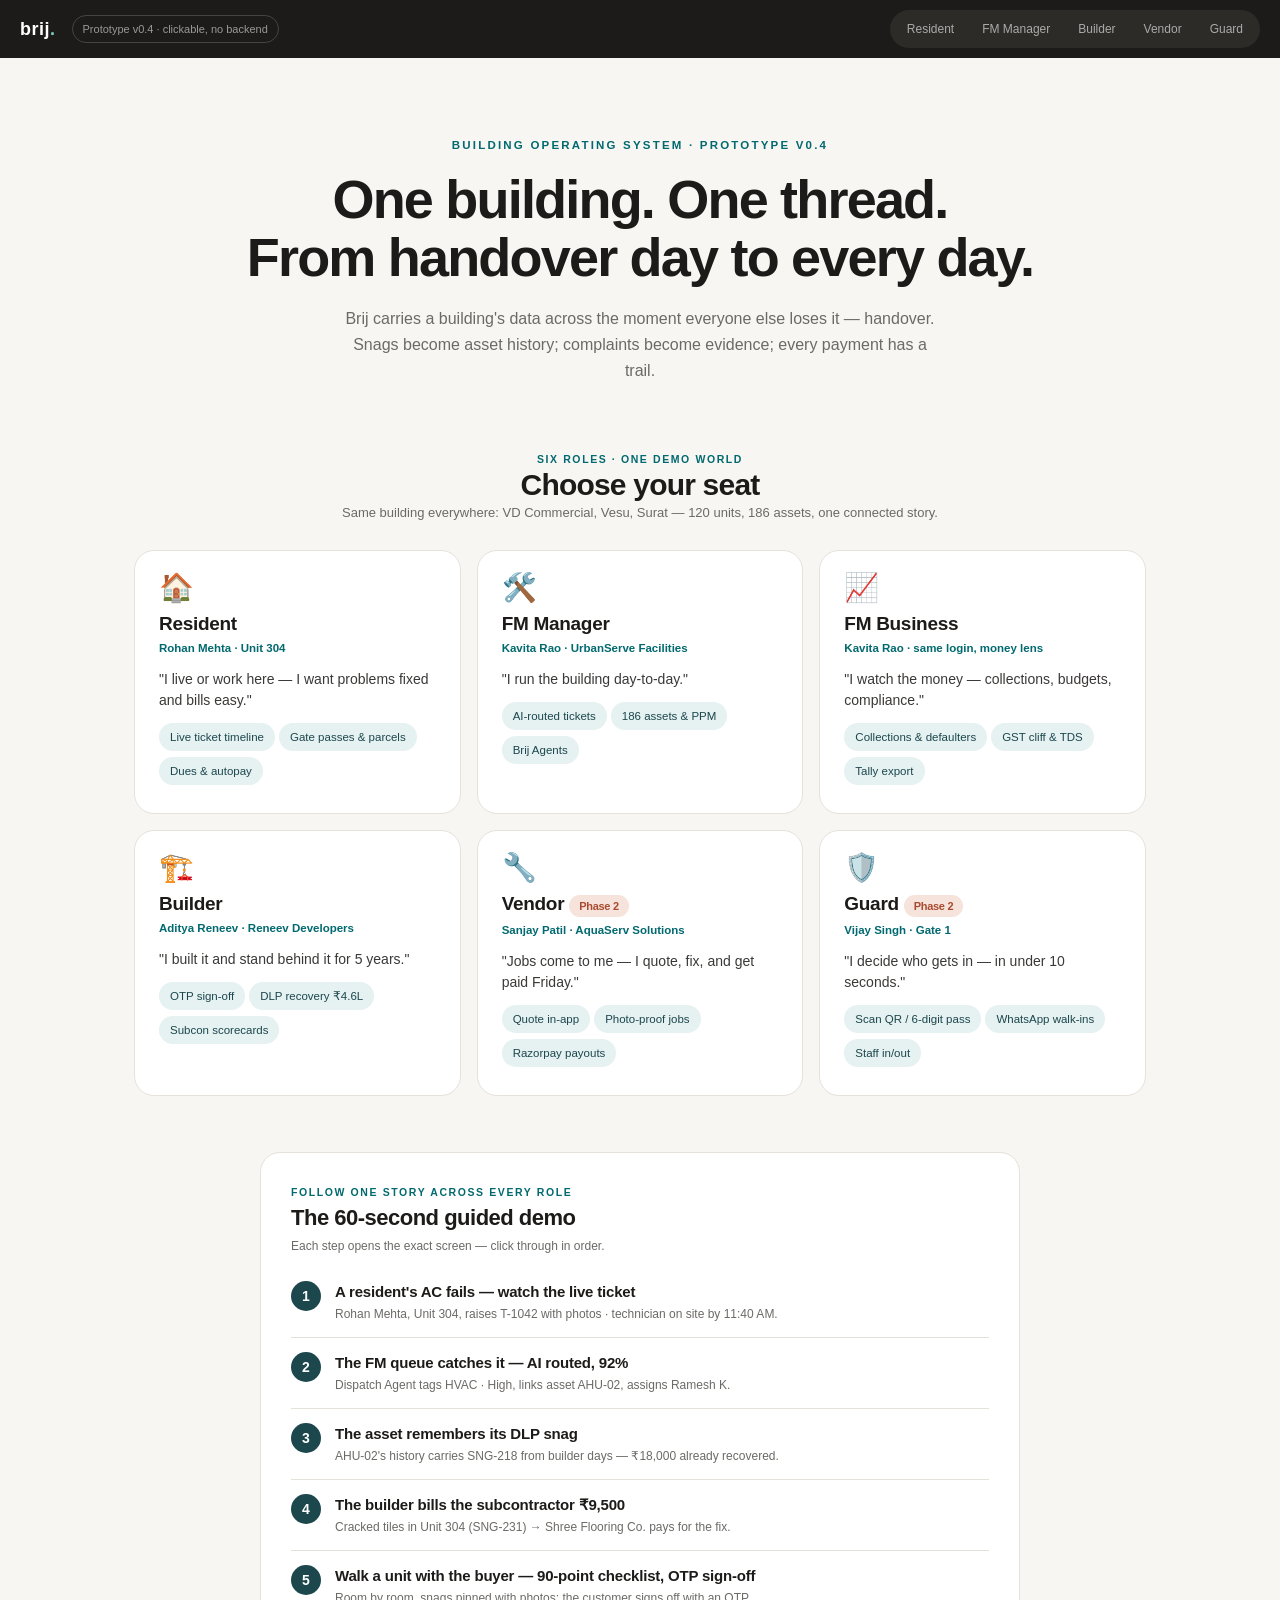
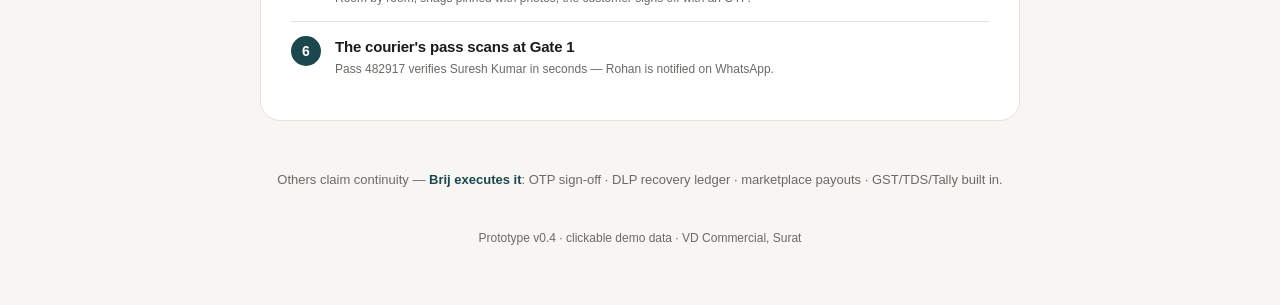
<file: index.html>
<!DOCTYPE html>
<html lang="en">
<head>
<meta charset="UTF-8"><meta name="viewport" content="width=device-width, initial-scale=1.0">
<title>Brij — Prototype v0.4</title>
<link rel="stylesheet" href="brij.css">
<style>
  /* index-only refinements — token colors only, no shadows on cream */
  .hero{max-width:1060px;margin:0 auto;padding:76px 24px 8px;text-align:center}
  .hero .eyebrow{font-size:11.5px;letter-spacing:2.2px;margin-bottom:14px}
  .hero h1{font-family:var(--display);font-weight:800;font-size:54px;line-height:58px;letter-spacing:-1.8px;margin-bottom:20px}
  .hero p{max-width:600px;margin:0 auto;color:var(--ink-500);font-size:16px;line-height:26px}
  .sect{max-width:1060px;margin:0 auto;padding:56px 24px 0}
  .sect-head{text-align:center;margin-bottom:26px}
  .sect-head h2{font-size:30px;letter-spacing:-.8px;margin-top:4px}
  .sect-head .muted{font-size:13px;margin-top:6px}
  .personas{display:grid;grid-template-columns:repeat(3,1fr);gap:16px}
  @media(max-width:980px){.personas{grid-template-columns:1fr}.hero h1{font-size:38px;line-height:42px}}
  .p-card{background:var(--surface);border:1px solid var(--border);border-radius:var(--r-xl);padding:26px 24px 22px;text-decoration:none;color:var(--ink-700);display:block;transition:border-color .15s,transform .15s}
  .p-card:hover{border-color:var(--teal-500);transform:translateY(-3px)}
  .p-card .ico{font-size:28px}
  .p-card h3{font-size:19px;letter-spacing:-.3px;margin:10px 0 2px}
  .p-card .who{font-size:11.5px;color:var(--teal-500);font-weight:700;margin-bottom:10px}
  .p-card .say{font-size:14px;line-height:21px;color:var(--ink-700);margin-bottom:12px}
  .hl{display:inline-block;font-size:11.5px;font-weight:500;color:var(--teal-700);background:var(--teal-50);border-radius:var(--r-pill);padding:3px 11px;margin:0 4px 6px 0}
  .demo-wrap{max-width:760px;margin:0 auto}
  .demo-step b{display:block;font-family:var(--display);font-size:15px;color:var(--ink-900);letter-spacing:-.2px}
  .demo-step .muted{margin-top:2px;line-height:18px}
  .moat{max-width:860px;margin:48px auto 0;padding:0 24px;text-align:center;font-size:13px;line-height:22px;color:var(--ink-500)}
  .moat b{color:var(--teal-700)}
  .foot{text-align:center;font-size:12px;color:var(--ink-500);padding:36px 24px 56px}
</style>
</head>
<body>
<div class="proto-bar">
  <a class="proto-logo" href="index.html">brij<span>.</span></a>
  <div class="proto-tag">Prototype v0.4 · clickable, no backend</div>
  <div class="role-links">
    <a href="resident.html">Resident</a>
    <a href="fm.html">FM Manager</a>
    <a href="builder.html">Builder</a>
    <a href="vendor.html">Vendor</a>
    <a href="guard.html">Guard</a>
  </div>
</div>

<div class="hero">
  <span class="eyebrow">Building Operating System · Prototype v0.4</span>
  <h1>One building. One thread.<br>From handover day to every day.</h1>
  <p>Brij carries a building's data across the moment everyone else loses it — handover. Snags become asset history; complaints become evidence; every payment has a trail.</p>
</div>

<div class="sect">
  <div class="sect-head">
    <span class="eyebrow">Six roles · one demo world</span>
    <h2>Choose your seat</h2>
    <div class="muted">Same building everywhere: VD Commercial, Vesu, Surat — 120 units, 186 assets, one connected story.</div>
  </div>
  <div class="personas">
    <a class="p-card" href="resident.html">
      <span class="ico">🏠</span>
      <h3>Resident</h3>
      <div class="who">Rohan Mehta · Unit 304</div>
      <div class="say">"I live or work here — I want problems fixed and bills easy."</div>
      <span class="hl">Live ticket timeline</span><span class="hl">Gate passes &amp; parcels</span><span class="hl">Dues &amp; autopay</span>
    </a>
    <a class="p-card" href="fm.html">
      <span class="ico">🛠️</span>
      <h3>FM Manager</h3>
      <div class="who">Kavita Rao · UrbanServe Facilities</div>
      <div class="say">"I run the building day-to-day."</div>
      <span class="hl">AI-routed tickets</span><span class="hl">186 assets &amp; PPM</span><span class="hl">Brij Agents</span>
    </a>
    <a class="p-card" href="fm-business.html">
      <span class="ico">📈</span>
      <h3>FM Business</h3>
      <div class="who">Kavita Rao · same login, money lens</div>
      <div class="say">"I watch the money — collections, budgets, compliance."</div>
      <span class="hl">Collections &amp; defaulters</span><span class="hl">GST cliff &amp; TDS</span><span class="hl">Tally export</span>
    </a>
    <a class="p-card" href="builder.html">
      <span class="ico">🏗️</span>
      <h3>Builder</h3>
      <div class="who">Aditya Reneev · Reneev Developers</div>
      <div class="say">"I built it and stand behind it for 5 years."</div>
      <span class="hl">OTP sign-off</span><span class="hl">DLP recovery ₹4.6L</span><span class="hl">Subcon scorecards</span>
    </a>
    <a class="p-card" href="vendor.html">
      <span class="ico">🔧</span>
      <h3>Vendor <span class="badge terra">Phase 2</span></h3>
      <div class="who">Sanjay Patil · AquaServ Solutions</div>
      <div class="say">"Jobs come to me — I quote, fix, and get paid Friday."</div>
      <span class="hl">Quote in-app</span><span class="hl">Photo-proof jobs</span><span class="hl">Razorpay payouts</span>
    </a>
    <a class="p-card" href="guard.html">
      <span class="ico">🛡️</span>
      <h3>Guard <span class="badge terra">Phase 2</span></h3>
      <div class="who">Vijay Singh · Gate 1</div>
      <div class="say">"I decide who gets in — in under 10 seconds."</div>
      <span class="hl">Scan QR / 6-digit pass</span><span class="hl">WhatsApp walk-ins</span><span class="hl">Staff in/out</span>
    </a>
  </div>
</div>

<div class="sect">
  <div class="demo-wrap">
    <div class="card" style="padding:28px 30px">
      <span class="eyebrow">Follow one story across every role</span>
      <h3 class="panel-title" style="font-size:22px;letter-spacing:-.5px;margin-bottom:6px">The 60-second guided demo</h3>
      <div class="muted" style="margin-bottom:10px">Each step opens the exact screen — click through in order.</div>
      <div class="demo-steps">
        <a class="demo-step" href="resident.html#complaint-detail">
          <span class="num"></span>
          <div><b>A resident's AC fails — watch the live ticket</b>
            <div class="muted">Rohan Mehta, Unit 304, raises T-1042 with photos · technician on site by 11:40 AM.</div></div>
        </a>
        <a class="demo-step" href="fm.html#ticket-detail">
          <span class="num"></span>
          <div><b>The FM queue catches it — AI routed, 92%</b>
            <div class="muted">Dispatch Agent tags HVAC · High, links asset AHU-02, assigns Ramesh K.</div></div>
        </a>
        <a class="demo-step" href="fm.html#asset-detail">
          <span class="num"></span>
          <div><b>The asset remembers its DLP snag</b>
            <div class="muted">AHU-02's history carries SNG-218 from builder days — ₹18,000 already recovered.</div></div>
        </a>
        <a class="demo-step" href="builder.html#snag-detail">
          <span class="num"></span>
          <div><b>The builder bills the subcontractor ₹9,500</b>
            <div class="muted">Cracked tiles in Unit 304 (SNG-231) → Shree Flooring Co. pays for the fix.</div></div>
        </a>
        <a class="demo-step" href="builder.html#walkthrough">
          <span class="num"></span>
          <div><b>Walk a unit with the buyer — 90-point checklist, OTP sign-off</b>
            <div class="muted">Room by room, snags pinned with photos; the customer signs off with an OTP.</div></div>
        </a>
        <a class="demo-step" href="guard.html#scan-result">
          <span class="num"></span>
          <div><b>The courier's pass scans at Gate 1</b>
            <div class="muted">Pass 482917 verifies Suresh Kumar in seconds — Rohan is notified on WhatsApp.</div></div>
        </a>
      </div>
    </div>
  </div>
</div>

<div class="moat">
  Others claim continuity — <b>Brij executes it</b>: OTP sign-off · DLP recovery ledger · marketplace payouts · GST/TDS/Tally built in.
</div>

<div class="foot">Prototype v0.4 · clickable demo data · VD Commercial, Surat</div>

<script src="brij.js"></script>
</body>
</html>
</file>
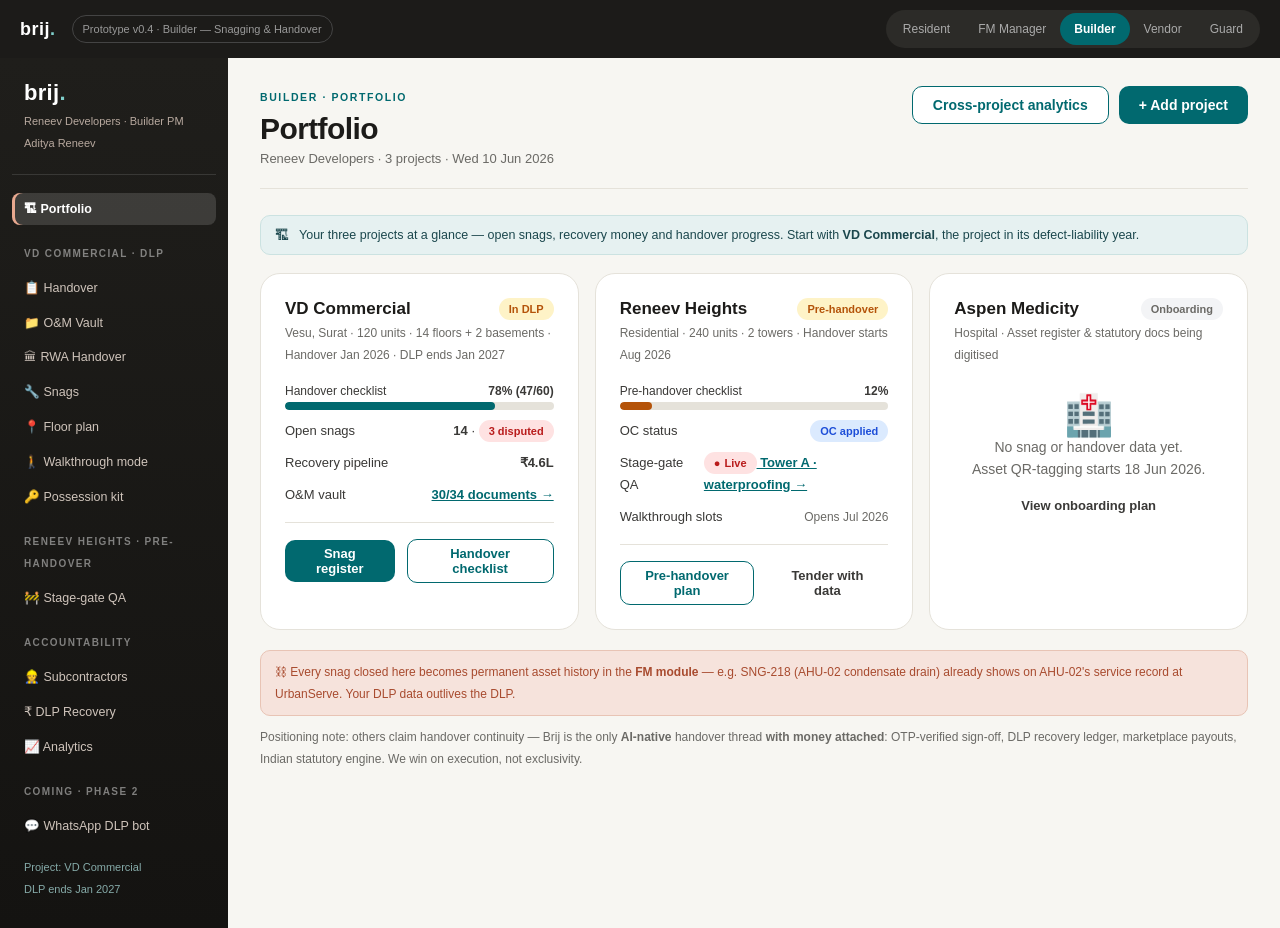
<file: builder.html>
<!DOCTYPE html>
<html lang="en">
<head>
<meta charset="UTF-8"><meta name="viewport" content="width=device-width, initial-scale=1.0">
<title>Brij — Builder</title>
<link rel="stylesheet" href="brij.css">
</head>
<body data-prefix="builder">
<div class="proto-bar">
  <a class="proto-logo" href="index.html">brij<span>.</span></a>
  <div class="proto-tag">Prototype v0.4 · Builder — Snagging &amp; Handover</div>
  <div class="role-links">
    <a href="resident.html">Resident</a>
    <a href="fm.html">FM Manager</a>
    <a href="builder.html" class="active">Builder</a>
    <a href="vendor.html">Vendor</a>
    <a href="guard.html">Guard</a>
  </div>
</div>

<div class="shell">
  <nav class="sidebar ink">
    <div class="s-brand">brij<span style="color:#7FCFCB">.</span></div>
    <div class="s-building">Reneev Developers · Builder PM<br>Aditya Reneev</div>
    <button id="builder-nav-portfolio" class="active" onclick="dGo('builder','portfolio','portfolio')">🏗 Portfolio</button>
    <div class="s-section">VD Commercial · DLP</div>
    <button id="builder-nav-handover" onclick="dGo('builder','handover','handover')">📋 Handover</button>
    <button id="builder-nav-vault" onclick="dGo('builder','vault','vault')">📁 O&amp;M Vault</button>
    <button id="builder-nav-rwa" onclick="dGo('builder','rwa','rwa')">🏛 RWA Handover</button>
    <button id="builder-nav-snags" onclick="dGo('builder','snags','snags')">🔧 Snags</button>
    <button id="builder-nav-floorplan" onclick="dGo('builder','floorplan','floorplan')">📍 Floor plan</button>
    <button id="builder-nav-walkthrough" onclick="dGo('builder','walkthrough','walkthrough')">🚶 Walkthrough mode</button>
    <button id="builder-nav-possession" onclick="dGo('builder','possession','possession')">🔑 Possession kit</button>
    <div class="s-section">Reneev Heights · Pre-handover</div>
    <button id="builder-nav-stagegate" onclick="dGo('builder','stagegate','stagegate')">🚧 Stage-gate QA</button>
    <div class="s-section">Accountability</div>
    <button id="builder-nav-subcons" onclick="dGo('builder','subcons','subcons')">👷 Subcontractors</button>
    <button id="builder-nav-recovery" onclick="dGo('builder','recovery','recovery')">₹ DLP Recovery</button>
    <button id="builder-nav-analytics" onclick="dGo('builder','analytics','analytics')">📈 Analytics</button>
    <div class="s-section">Coming · Phase 2</div>
    <button id="builder-nav-dlp-bot" onclick="dGo('builder','dlp-bot','dlp-bot')">💬 WhatsApp DLP bot</button>
    <div class="s-foot">Project: VD Commercial<br>DLP ends Jan 2027</div>
  </nav>

  <main class="d-main">

  <!-- ============ 1. PORTFOLIO ============ -->
  <div id="builder-portfolio" class="d-screen active">
    <div class="d-head">
      <div>
        <span class="eyebrow">Builder · Portfolio</span>
        <h1>Portfolio</h1>
        <div class="sub">Reneev Developers · 3 projects · Wed 10 Jun 2026</div>
      </div>
      <div class="actions">
        <button class="btn secondary" onclick="dGo('builder','analytics','analytics')">Cross-project analytics</button>
        <button class="btn primary" onclick="toast('New project onboarding wizard — Phase 2')">+ Add project</button>
      </div>
    </div>

    <div class="intro-bar"><span class="ib-ico">🏗</span><div>Your three projects at a glance — open snags, recovery money and handover progress. Start with <b>VD Commercial</b>, the project in its defect-liability year.</div></div>

    <div class="three-col">
      <div class="card">
        <div class="row between">
          <h3 style="font-size:17px">VD Commercial</h3>
          <span class="badge open">In DLP</span>
        </div>
        <div class="muted" style="margin:2px 0 14px">Vesu, Surat · 120 units · 14 floors + 2 basements · Handover Jan 2026 · DLP ends Jan 2027</div>
        <div class="stack" style="gap:10px">
          <div>
            <div class="row between" style="font-size:12px"><span>Handover checklist</span><b>78% (47/60)</b></div>
            <div class="prog"><div style="width:78%"></div></div>
          </div>
          <div class="row between" style="font-size:13px"><span>Open snags</span><span><b>14</b> · <span class="badge disputed">3 disputed</span></span></div>
          <div class="row between" style="font-size:13px"><span>Recovery pipeline</span><b>₹4.6L</b></div>
          <div class="row between" style="font-size:13px"><span>O&amp;M vault</span><a href="javascript:void(0)" onclick="dGo('builder','vault','vault')" style="font-weight:600">30/34 documents →</a></div>
        </div>
        <div class="divider"></div>
        <div class="row">
          <button class="btn primary sm" onclick="dGo('builder','snags','snags')">Snag register</button>
          <button class="btn secondary sm" onclick="dGo('builder','handover','handover')">Handover checklist</button>
        </div>
      </div>

      <div class="card">
        <div class="row between">
          <h3 style="font-size:17px">Reneev Heights</h3>
          <span class="badge pending">Pre-handover</span>
        </div>
        <div class="muted" style="margin:2px 0 14px">Residential · 240 units · 2 towers · Handover starts Aug 2026</div>
        <div class="stack" style="gap:10px">
          <div>
            <div class="row between" style="font-size:12px"><span>Pre-handover checklist</span><b>12%</b></div>
            <div class="prog warn"><div style="width:12%"></div></div>
          </div>
          <div class="row between" style="font-size:13px"><span>OC status</span><span class="badge progress">OC applied</span></div>
          <div class="row between" style="font-size:13px"><span>Stage-gate QA</span><a href="javascript:void(0)" onclick="dGo('builder','stagegate','stagegate')" style="font-weight:600"><span class="badge live">Live</span> Tower A · waterproofing →</a></div>
          <div class="row between" style="font-size:13px"><span>Walkthrough slots</span><span class="muted">Opens Jul 2026</span></div>
        </div>
        <div class="divider"></div>
        <div class="row">
          <button class="btn secondary sm" onclick="toast('Reneev Heights pre-handover plan opened — 240 unit walkthroughs to schedule from Aug')">Pre-handover plan</button>
          <button class="btn ghost sm" onclick="dGo('builder','subcons','subcons')">Tender with data</button>
        </div>
      </div>

      <div class="card">
        <div class="row between">
          <h3 style="font-size:17px">Aspen Medicity</h3>
          <span class="badge neutral">Onboarding</span>
        </div>
        <div class="muted" style="margin:2px 0 14px">Hospital · Asset register &amp; statutory docs being digitised</div>
        <div class="empty-state" style="padding:24px 12px">
          <span class="ico">🏥</span>
          No snag or handover data yet.<br>Asset QR-tagging starts 18 Jun 2026.
          <div style="margin-top:12px"><button class="btn ghost sm" onclick="toast('Onboarding checklist shared with Aspen site team on WhatsApp')">View onboarding plan</button></div>
        </div>
      </div>
    </div>

    <div class="crosslink" style="margin-top:20px">⛓ Every snag closed here becomes permanent asset history in the <b>FM module</b> — e.g. SNG-218 (AHU-02 condensate drain) already shows on AHU-02's service record at UrbanServe. Your DLP data outlives the DLP.</div>
    <div class="muted" style="margin-top:10px;font-size:12px">Positioning note: others claim handover continuity — Brij is the only <b>AI-native</b> handover thread <b>with money attached</b>: OTP-verified sign-off, DLP recovery ledger, marketplace payouts, Indian statutory engine. We win on execution, not exclusivity.</div>
  </div>

  <!-- ============ 2. HANDOVER ============ -->
  <div id="builder-handover" class="d-screen">
    <div class="d-head">
      <div>
        <span class="eyebrow">Builder · Handover</span>
        <h1>Handover checklist — VD Commercial</h1>
        <div class="sub">60-item master checklist · statutory + asset docs + unit handover + common areas</div>
      </div>
      <div class="actions">
        <button class="btn wa" onclick="toast('Handover status summary sent to buyer association group on WhatsApp')">WhatsApp status to association</button>
        <button class="btn primary" onclick="toast('Handover pack PDF generated — 47 completed items with evidence, queued for buyer association')">Export PDF for buyer association</button>
      </div>
    </div>

    <div class="intro-bar"><span class="ib-ico">📋</span><div>The master checklist that becomes the signed handover pack. Clear the <b>13 open items</b> before the AGM on 15 Jul — every tick is timestamped with evidence.</div></div>

    <div class="card" style="margin-bottom:20px">
      <div class="row between" style="margin-bottom:8px">
        <b>Overall completion</b>
        <span style="font-family:var(--display);font-weight:800;font-size:22px;color:var(--ink-900)">78% <span class="muted" style="font-size:13px;font-weight:500">47 of 60 items</span></span>
      </div>
      <div class="prog"><div style="width:78%"></div></div>
      <div class="muted" style="margin-top:8px">12 pending · 1 rejected · Target: full handover sign-off before AGM, 15 Jul 2026</div>
    </div>

    <div class="two-col">
      <div class="stack" style="gap:16px">
        <div class="card">
          <div class="row between"><h3 class="panel-title" style="margin-bottom:0">Statutory</h3><span class="badge assigned">10/12</span></div>
          <div class="list-row">
            <span class="badge done">Done</span>
            <div style="flex:1"><b>Occupancy Certificate (OC)</b><div class="muted">SMC final OC received 28 Dec 2025 · evidence attached</div></div>
            <button class="btn ghost sm" onclick="toast('OC certificate PDF opened — SMC/OC/2025/8841')">View evidence</button>
          </div>
          <div class="list-row">
            <span class="badge done">Done</span>
            <div style="flex:1"><b>Fire NOC</b><div class="muted">Gujarat Fire Services · valid till Dec 2030</div></div>
            <button class="btn ghost sm" onclick="toast('Fire NOC certificate opened')">View evidence</button>
          </div>
          <div class="list-row">
            <span class="badge pending">Pending</span>
            <div style="flex:1"><b>Lift license transfer (Lift 1 &amp; 2, Kone)</b><div class="muted">Application filed · lift inspector visit awaited — follow up with PWD lift inspectorate</div></div>
            <button class="btn secondary sm" onclick="toast('Reminder logged — liaison team to call lift inspectorate today')">Nudge liaison</button>
          </div>
        </div>

        <div class="card">
          <div class="row between"><h3 class="panel-title" style="margin-bottom:0">Asset documentation</h3><span class="badge assigned">14/16</span></div>
          <div class="list-row">
            <span class="badge done">Done</span>
            <div style="flex:1"><b>186 assets QR-tagged with make/model/warranty</b><div class="muted">AHUs, DG, transformer, pumps, lifts, STP — feeds FM register directly</div></div>
            <button class="btn ghost sm" onclick="toast('Asset register opened — 186 assets, QR series BRJ-A-0001 to 0186')">Open register</button>
          </div>
          <div class="list-row">
            <span class="badge done">Done</span>
            <div style="flex:1"><b>DG &amp; transformer test certificates</b><div class="muted">Cummins 500kVA load test + CEIG transformer charging approval</div></div>
            <button class="btn ghost sm" onclick="toast('DG / transformer certificates opened')">View evidence</button>
          </div>
          <div class="list-row">
            <span class="badge breach">Rejected</span>
            <div style="flex:1"><b>STP commissioning report (Thermax 50KLD)</b><div class="muted" style="color:var(--danger)">Rejected by FM reviewer — missing inlet/outlet flow readings. Resubmit with 72-hr flow log.</div></div>
            <button class="btn danger sm" onclick="toast('Resubmission request sent to Thermax commissioning engineer — 72-hr flow log required')">Resubmit</button>
          </div>
          <div class="crosslink" style="margin-top:12px">⛓ QR-tagged assets flow straight into the <b>FM module</b> asset register — UrbanServe started PPM schedules on day 1 with zero re-entry.</div>
        </div>

        <div class="card">
          <div class="row between"><h3 class="panel-title" style="margin-bottom:0">Unit handover</h3><span class="badge assigned">18/24</span></div>
          <div class="list-row">
            <span class="badge progress">112/120</span>
            <div style="flex:1"><b>Unit walkthroughs with customer sign-off</b><div class="muted">8 pending — customers not yet scheduled</div>
              <div class="prog" style="margin-top:6px"><div style="width:93%"></div></div>
            </div>
            <button class="btn wa sm" onclick="toast('WhatsApp auto-reminder sent to 8 pending customers with booking link')">Auto-remind 8 pending</button>
          </div>
          <div class="list-row">
            <span class="badge done">Done</span>
            <div style="flex:1"><b>Key + access-card handover log</b><div class="muted">112 units · OTP-verified receipt each</div></div>
            <button class="btn ghost sm" onclick="toast('Key handover log opened — 112 OTP-verified entries')">View log</button>
          </div>
        </div>

        <div class="card">
          <div class="row between"><h3 class="panel-title" style="margin-bottom:0">Common areas</h3><span class="badge assigned">5/8</span></div>
          <div class="list-row">
            <span class="badge pending">Pending</span>
            <div style="flex:1"><b>Lobby snag-free sign-off</b><div class="muted">SNG-228 (false ceiling panel) blocks sign-off — assign subcon first</div></div>
            <button class="btn secondary sm" onclick="dGo('builder','snags','snags')">Open lobby snag</button>
          </div>
          <div class="list-row">
            <span class="badge done">Done</span>
            <div style="flex:1"><b>Basement parking line-marking &amp; signage</b><div class="muted">Verified 2 Jun 2026</div></div>
            <button class="btn ghost sm" onclick="toast('Sign-off record opened with photos')">View</button>
          </div>
        </div>
      </div>

      <div class="stack" style="gap:16px">
        <div class="card">
          <h3 class="panel-title">Why this checklist matters</h3>
          <p style="font-size:13px;margin-bottom:10px">Once 60/60 with evidence, the handover pack goes to the buyer association as a signed, immutable record — the single document that prevents "you never gave us the OC copy" disputes 3 years later.</p>
          <dl class="kv">
            <dt>Evidence files</dt><dd>312 attached</dd>
            <dt>Rejected items</dt><dd style="color:var(--danger)">1 (STP report)</dd>
            <dt>Audit log</dt><dd>Every tick timestamped</dd>
          </dl>
        </div>
        <div class="ai-panel">
          <b>🤖 AI completion forecast — 86% confidence</b>
          <p style="font-size:13px;margin:8px 0">At current pace you reach 60/60 by <b>4 Jul 2026</b> — 11 days before the AGM. Lift license transfer is the critical path (govt dependency).</p>
          <div class="muted">Why: 13 items closed in last 30 days; lift inspectorate median turnaround in Surat is 18 days.</div>
        </div>
      </div>
    </div>
  </div>

  <!-- ============ 2b. O&M HANDOVER VAULT (v0.4 — exhaustive doc checklist) ============ -->
  <div id="builder-vault" class="d-screen">
    <div class="d-head">
      <div>
        <span class="eyebrow">Builder · O&amp;M Vault</span>
        <h1>O&amp;M Handover Vault — VD Commercial</h1>
        <div class="sub">34-document structured package · the building's operating manual, versioned with evidence</div>
      </div>
      <div class="actions">
        <button class="btn secondary" onclick="dGo('builder','rwa','rwa')">🏛 RWA document checklist</button>
        <button class="btn primary" onclick="toast('O&amp;M package exported — 30 complete documents, 312 files, indexed PDF + ZIP queued for FM &amp; association')">Export O&amp;M package</button>
      </div>
    </div>

    <div class="intro-bar"><span class="ib-ico">📁</span><div>Every certificate, drawing and contract the building needs to run — checked off <b>before</b> handover day. Open a group to see each document; ✓ accepted, ✗ rejected by reviewer, empty box = still pending.</div></div>

    <div class="card" style="margin-bottom:20px">
      <div class="row between" style="margin-bottom:8px">
        <b>Package completeness</b>
        <span style="font-family:var(--display);font-weight:800;font-size:22px;color:var(--ink-900)">30/34 <span class="muted" style="font-size:13px;font-weight:500">documents complete</span></span>
      </div>
      <div class="prog warn"><div style="width:88%"></div></div>
      <div class="muted" style="margin-top:8px">4 open — 2 pending · 1 rejected · 1 partial (as-builts) · vault locks on handover day, append-only after</div>
    </div>

    <div class="two-col">
      <div class="stack" style="gap:10px">

        <details class="collapse">
          <summary>🏛 Statutory approvals <span class="count-pill warn">7 docs · 1 open</span></summary>
          <div class="c-body">
            <div class="check-row"><span class="cbox ok">✓</span><div class="c-label"><b>Occupancy Certificate (OC)</b><small>SMC final OC · SMC/OC/2025/8841 · received 28 Dec 2025</small></div></div>
            <div class="check-row"><span class="cbox ok">✓</span><div class="c-label"><b>Building Use (BU) permission / Completion Certificate</b><small>Surat Municipal Corporation · issued with final OC</small></div></div>
            <div class="check-row"><span class="cbox ok">✓</span><div class="c-label"><b>Approved (sanctioned) building plans</b><small>SMC-stamped set · 14 floors + 2 basements · rev D</small></div></div>
            <div class="check-row"><span class="cbox"></span><div class="c-label"><b>As-built drawings — 10 of 14 floors</b><small style="color:var(--warning)">Floors 11–14 not yet submitted by architect — covers terrace plant deck · chase before handover day</small></div><button class="btn secondary sm" onclick="toast('Reminder sent to architect — floors 11–14 as-builts due before handover day')">Chase</button></div>
            <div class="check-row"><span class="cbox ok">✓</span><div class="c-label"><b>Structural stability certificate</b><small>Structural engineer of record · 22 Dec 2025</small></div></div>
            <div class="check-row"><span class="cbox ok">✓</span><div class="c-label"><b>RERA completion &amp; closure filings</b><small>GujRERA · project completion declared Q4 FY25 · QPR archive attached</small></div></div>
            <div class="check-row"><span class="cbox ok">✓</span><div class="c-label"><b>Property-tax assessment</b><small>SMC assessment order · unit-wise apportionment schedule attached</small></div></div>
          </div>
        </details>

        <details class="collapse">
          <summary>🚒 Fire &amp; life safety <span class="count-pill good">3 docs · all clear</span></summary>
          <div class="c-body">
            <div class="check-row"><span class="cbox ok">✓</span><div class="c-label"><b>Fire NOC</b><small>Gujarat Fire Services · valid till Dec 2030 · renewal flagged to FM compliance calendar</small></div></div>
            <div class="check-row"><span class="cbox ok">✓</span><div class="c-label"><b>Fire-fighting layout drawings</b><small>Sprinkler + hydrant + alarm zoning · as-installed set</small></div></div>
            <div class="check-row"><span class="cbox ok">✓</span><div class="c-label"><b>Hydrant flow &amp; pressure test log</b><small>All risers ≥ 3.5 kg/cm² at terrace hydrant · witnessed by fire officer</small></div></div>
          </div>
        </details>

        <details class="collapse">
          <summary>⚙️ MEP test certificates <span class="count-pill warn">8 docs · 1 open</span></summary>
          <div class="c-body">
            <div class="check-row"><span class="cbox"></span><div class="c-label"><b>Lift license (Lift 1 &amp; 2, Kone)</b><small style="color:var(--warning)">PWD lift inspectorate · application filed, inspector visit awaited — critical path</small></div><button class="btn secondary sm" onclick="dGo('builder','handover','handover')">Track</button></div>
            <div class="check-row"><span class="cbox ok">✓</span><div class="c-label"><b>Lift Form B + third-party load test certificates</b><small>Both lifts passed Dec 2025 · test weights logged</small></div></div>
            <div class="check-row"><span class="cbox ok">✓</span><div class="c-label"><b>DG set CEIG approval (Cummins 500kVA)</b><small>Chief Electrical Inspector to Govt · install + load test</small></div></div>
            <div class="check-row"><span class="cbox ok">✓</span><div class="c-label"><b>DG emission compliance (CPCB norms)</b><small>CPCB IV+ stack-emission test report · annual retest due Dec 2026</small></div></div>
            <div class="check-row"><span class="cbox ok">✓</span><div class="c-label"><b>Transformer test report</b><small>Oil BDV + IR values + ratio test · OEM-witnessed</small></div></div>
            <div class="check-row"><span class="cbox ok">✓</span><div class="c-label"><b>Electrical CEIG charge permission</b><small>HT/LT charging approval · CEIG-stamped SLD set (6 sheets) attached</small></div></div>
            <div class="check-row"><span class="cbox ok">✓</span><div class="c-label"><b>Earthing &amp; lightning-protection test report</b><small>All pits &lt; 1Ω · annual retest due Dec 2026 — flagged to FM</small></div></div>
            <div class="check-row"><span class="cbox ok">✓</span><div class="c-label"><b>HVAC TAB report</b><small>Testing-adjusting-balancing per AHU zone · incl. AHU-02, units 301–312</small></div></div>
          </div>
        </details>

        <details class="collapse" open>
          <summary>💧 Environmental &amp; water <span class="count-pill bad">7 docs · 1 rejected · 1 open</span></summary>
          <div class="c-body">
            <div class="check-row"><span class="cbox ok">✓</span><div class="c-label"><b>GPCB consent to operate (STP &amp; DG)</b><small>Gujarat Pollution Control Board · valid till Mar 2031</small></div></div>
            <div class="check-row"><span class="cbox snag">✗</span><div class="c-label"><b>STP commissioning report (Thermax 50KLD)</b><small style="color:var(--danger)">REJECTED by FM reviewer (Kavita Rao) — missing inlet/outlet flow readings · resubmit with 72-hr flow log · blocks RWA sign-off of STP plant</small></div><button class="btn danger sm" onclick="toast('Resubmission request sent to Thermax commissioning engineer — 72-hr flow log required')">Resubmit</button></div>
            <div class="check-row"><span class="cbox ok">✓</span><div class="c-label"><b>Borewell NOC (CGWA)</b><small>Central Ground Water Authority · abstraction limit 45 KLD · valid till 2028</small></div></div>
            <div class="check-row"><span class="cbox"></span><div class="c-label"><b>Municipal water connection</b><small style="color:var(--warning)">SMC completion letter awaited — liaison following up this week</small></div><button class="btn secondary sm" onclick="toast('Reminder logged — liaison team to collect SMC completion letter')">Nudge</button></div>
            <div class="check-row"><span class="cbox ok">✓</span><div class="c-label"><b>Drainage connection approval</b><small>SMC drainage dept · connection certificate + invert-level drawing</small></div></div>
            <div class="check-row"><span class="cbox ok">✓</span><div class="c-label"><b>Rainwater-harvesting compliance</b><small>4 recharge pits per GDCR · completion photos + percolation test</small></div></div>
            <div class="check-row"><span class="cbox ok">✓</span><div class="c-label"><b>Solar net-metering approval</b><small>DGVCL · 40 kWp rooftop · meter sealed Feb 2026 · 11% offset live</small></div></div>
          </div>
        </details>

        <details class="collapse">
          <summary>📜 Warranties, manuals &amp; contracts <span class="count-pill good">6 docs · all clear</span></summary>
          <div class="c-body">
            <div class="check-row"><span class="cbox ok">✓</span><div class="c-label"><b>Asset warranties — 186 assets</b><small>Make / model / serial / warranty end per asset · QR series BRJ-A-0001–0186 · earliest expiry AHU-02 Mar 2027</small></div></div>
            <div class="check-row"><span class="cbox ok">✓</span><div class="c-label"><b>AMC contracts handover</b><small style="color:var(--warning)">Lifts (Kone) AMC expires 30 Jun — alert live in FM · DG + STP AMCs attached</small></div></div>
            <div class="check-row"><span class="cbox ok">✓</span><div class="c-label"><b>OEM O&amp;M manuals</b><small>Daikin AHUs, Cummins DG, Grundfos pumps, Kone lifts, Thermax STP · 23 documents</small></div></div>
            <div class="check-row"><span class="cbox ok">✓</span><div class="c-label"><b>Plumbing &amp; drainage schematics</b><small>Risers, valve charts, booster pump zoning (incl. P-04, floors 6–8)</small></div></div>
            <div class="check-row"><span class="cbox ok">✓</span><div class="c-label"><b>Paint &amp; finishes schedule</b><small>Shade codes, tile batches (incl. lot SF-2025-118 — cross-referenced to 3 crack snags), grout specs</small></div></div>
            <div class="check-row"><span class="cbox ok">✓</span><div class="c-label"><b>Keys matrix</b><small>Master-key hierarchy · 312 keys mapped to doors · handover log per unit</small></div></div>
          </div>
        </details>

        <details class="collapse">
          <summary>🏦 Society &amp; financial <span class="count-pill good">3 docs · all clear</span></summary>
          <div class="c-body">
            <div class="check-row"><span class="cbox ok">✓</span><div class="c-label"><b>Society registration certificate</b><small>VD Commercial Owners Association · registered Apr 2026 (RERA timeline ✓)</small></div></div>
            <div class="check-row"><span class="cbox ok">✓</span><div class="c-label"><b>Corpus + maintenance account audited statements</b><small>₹1.2Cr corpus schedule + ₹8.7L maintenance a/c · ₹24L audit query tracked in Society handover</small></div></div>
            <div class="check-row"><span class="cbox ok">✓</span><div class="c-label"><b>Insurance policies</b><small>CAR policy closed → building &amp; asset insurance transferred to association on handover day</small></div></div>
          </div>
        </details>

      </div>

      <div class="stack" style="gap:16px">
        <div class="card">
          <h3 class="panel-title">Why a structured vault</h3>
          <p style="font-size:13px;margin-bottom:10px">Most handovers transfer a cupboard of binders. This vault is indexed by document, versioned, and reviewer-gated — the FM operator rejects what's incomplete (see STP report) <b>before</b> handover day, not 3 years later.</p>
          <dl class="kv">
            <dt>Files in vault</dt><dd>312</dd>
            <dt>Reviewer</dt><dd>Kavita Rao (UrbanServe)</dd>
            <dt>Rejected</dt><dd style="color:var(--danger)">1 (STP report)</dd>
            <dt>Lock date</dt><dd>Handover day · append-only after</dd>
          </dl>
        </div>
        <div class="ai-panel">
          <b>🤖 AI gap scan — 89% confidence</b>
          <p style="font-size:13px;margin:8px 0">The 4 missing as-built floors (11–14) cover the terrace plant deck — the most service-touched area post-handover. Recommend prioritising these over the SMC water letter.</p>
          <div class="muted">Why: FM ticket density on comparable buildings is 3× higher for terrace-level plant; as-builts are the top-requested vault document by technicians.</div>
        </div>
        <div class="crosslink">⛓ Transfers to <b>FM asset register</b> + <b>RWA</b> on handover day — the golden thread. Every warranty, cert and drawing lands against its asset; the association receives the same indexed pack, not a photocopy bundle.</div>
      </div>
    </div>
  </div>

  <!-- ============ 2c. RWA SOCIETY HANDOVER (v0.3) ============ -->
  <div id="builder-rwa" class="d-screen">
    <div class="d-head">
      <div>
        <span class="eyebrow">Builder · Society Handover</span>
        <h1>Society handover — VD Commercial Owners Association</h1>
        <div class="sub">Builder → RWA: the legally mandated second handover · RERA + Gujarat society rules</div>
      </div>
      <div class="actions">
        <button class="btn wa" onclick="toast('Handover status summary sent to association committee group on WhatsApp')">WhatsApp status to committee</button>
        <button class="btn primary" onclick="toast('Status-meeting agenda generated for 18 Jun — corpus query, STP plant &amp; clubhouse sign-off, vault checklist')">Prepare 18 Jun meeting pack</button>
      </div>
    </div>

    <div class="intro-bar"><span class="ib-ico">🏛</span><div>The second handover — money, common areas and documents passing from you to the owners' association. The <b>₹24L audit query</b> and STP sign-off are what stand between you and a clean transfer.</div></div>

    <div class="stat-grid">
      <div class="stat-card"><div class="s-label">Association registered</div><div class="s-value">Apr 2026</div><div class="s-delta up">RERA: within 3 months of majority booking ✓</div></div>
      <div class="stat-card"><div class="s-label">Corpus transfer</div><div class="s-value">₹1.2Cr</div><div class="s-delta warn">Reconciliation 80% · ₹24L under audit query</div></div>
      <div class="stat-card"><div class="s-label">Maintenance a/c balance</div><div class="s-value">₹8.7L</div><div class="s-delta up">Audited statement attached ✓</div></div>
      <div class="stat-card"><div class="s-label">Common areas signed</div><div class="s-value">4/6</div><div class="s-delta warn">30 days of OC rule — 2 groups pending</div></div>
    </div>

    <div class="two-col">
      <div class="stack" style="gap:16px">
        <div class="card">
          <div class="row between" style="margin-bottom:8px"><h3 class="panel-title" style="margin-bottom:0">Corpus &amp; accounts transfer</h3><span class="badge pending">80% reconciled</span></div>
          <div class="prog warn" style="margin-bottom:10px"><div style="width:80%"></div></div>
          <div class="list-row"><span class="badge done">✓</span><div style="flex:1"><b>Corpus fund ₹1.2Cr — schedule shared with association</b><div class="muted">Unit-wise collection schedule + bank statements, FY-wise</div></div><button class="btn ghost sm" onclick="toast('Corpus schedule opened — 120 units, FY 2024–26')">View</button></div>
          <div class="list-row"><span class="badge breach">Audit query</span><div style="flex:1"><b>₹24L under audit query</b><div class="muted" style="color:var(--danger)">Association auditor questions interest credit FY 2025-26 + 2 pre-OC expense debits. Response due before 18 Jun meeting.</div></div><button class="btn danger sm" onclick="toast('Query response pack opened — bank interest certificates + 2 expense vouchers attached for CA review')">Respond to query</button></div>
          <div class="list-row"><span class="badge done">✓</span><div style="flex:1"><b>Maintenance account — balance ₹8.7L with audited statement</b><div class="muted">Audited statement attached · transfers with the account on handover day</div></div><button class="btn ghost sm" onclick="toast('Audited maintenance-account statement opened')">View</button></div>
        </div>

        <div class="card">
          <div class="row between" style="margin-bottom:8px"><h3 class="panel-title" style="margin-bottom:0">Common-area handover</h3><span class="badge assigned">4 of 6 signed</span></div>
          <div class="muted" style="margin-bottom:10px">Rule: common areas hand over to the association within <b>30 days of OC</b>. Each group signs with photo evidence + asset list.</div>
          <div class="list-row"><span class="badge done">Signed ✓</span><div style="flex:1"><b>Lobby</b><div class="muted">Signed 12 May · 14 assets listed</div></div></div>
          <div class="list-row"><span class="badge done">Signed ✓</span><div style="flex:1"><b>Lifts</b><div class="muted">Signed 12 May · license transfer noted as pending in vault</div></div></div>
          <div class="list-row"><span class="badge done">Signed ✓</span><div style="flex:1"><b>Basement parking</b><div class="muted">Signed 26 May · line-marking &amp; signage verified</div></div></div>
          <div class="list-row"><span class="badge done">Signed ✓</span><div style="flex:1"><b>Terrace</b><div class="muted">Signed 2 Jun · waterproofing warranty cross-referenced</div></div></div>
          <div class="list-row"><span class="badge pending">Pending</span><div style="flex:1"><b>STP plant</b><div class="muted">Blocked by rejected commissioning report — association won't sign without 72-hr flow log</div></div><button class="btn secondary sm" onclick="dGo('builder','vault','vault')">Open vault item</button></div>
          <div class="list-row"><span class="badge pending">Pending</span><div style="flex:1"><b>Clubhouse</b><div class="muted">Furniture &amp; AV snag list under rectification · target sign-off 18 Jun meeting</div></div><button class="btn secondary sm" onclick="toast('Clubhouse snag list opened — 4 items, 2 fixed awaiting verification')">Snag list</button></div>
        </div>
      </div>

      <div class="stack" style="gap:16px">
        <div class="card">
          <h3 class="panel-title">Next status meeting</h3>
          <dl class="kv">
            <dt>Date</dt><dd><b>18 Jun 2026</b> · 5:00 PM · clubhouse</dd>
            <dt>Attendees</dt><dd>Aditya Reneev + association committee (5) + UrbanServe (Kavita Rao)</dd>
            <dt>Agenda</dt><dd>₹24L corpus query · STP &amp; clubhouse sign-off · vault checklist 30/34</dd>
          </dl>
          <div class="divider"></div>
          <button class="btn secondary sm block" onclick="toast('Calendar invite + agenda sent to all attendees on WhatsApp')">Send invite + agenda</button>
        </div>
        <div class="card">
          <h3 class="panel-title">Document checklist</h3>
          <p style="font-size:13px;margin-bottom:10px">The association receives the same indexed O&amp;M vault on handover day — 30/34 documents complete, 4 open items tracked there.</p>
          <button class="btn primary sm block" onclick="dGo('builder','vault','vault')">Open O&amp;M Vault →</button>
        </div>
        <div class="ai-panel">
          <b>🤖 AI handover-risk read — 82% confidence</b>
          <p style="font-size:13px;margin:8px 0">The ₹24L audit query and STP sign-off share a deadline pressure point: both must clear by the AGM (15 Jul) or the corpus transfer slips a quarter. Resolve the query response before 18 Jun.</p>
          <div class="muted">Why: association bylaws require corpus acceptance by AGM vote; STP flow log lead time is 72 hrs + reviewer pass.</div>
        </div>
        <div class="crosslink">⛓ This second handover moment is served by audit firms today, not software. Brij gives the builder, the association and the FM operator one ledger — corpus, accounts, common-area sign-offs and the document vault in a single auditable thread.</div>
      </div>
    </div>
  </div>

  <!-- ============ 2d. STAGE-GATE QA (v0.3) ============ -->
  <div id="builder-stagegate" class="d-screen">
    <div class="d-head">
      <div>
        <span class="eyebrow">Builder · Stage-Gate QA</span>
        <h1>Stage-gate QA — Reneev Heights</h1>
        <div class="sub">Pre-handover · catch it at plaster, not at possession · 240 units, 2 towers</div>
      </div>
      <div class="actions">
        <button class="btn secondary" onclick="toast('Stage-gate QA summary exported — board pack format')">Export QA summary</button>
        <button class="btn primary" onclick="toast('New stage inspection scheduled — Tower A waterproofing, L12–L14 terraces, 12 Jun')">+ Schedule inspection</button>
      </div>
    </div>

    <div class="intro-bar"><span class="ib-ico">🚧</span><div>Quality gates while Reneev Heights is still under construction — no stage payment until the gate passes. Tower A's waterproofing gate is the one to watch this month.</div></div>

    <div class="stat-grid">
      <div class="stat-card"><div class="s-label">Stage inspections done</div><div class="s-value">142</div><div class="s-delta up">Across both towers since RCC</div></div>
      <div class="stat-card"><div class="s-label">Current-stage pass rate</div><div class="s-value">68%</div><div class="s-delta warn">Tower A · waterproofing — below 85% gate target</div></div>
      <div class="stat-card"><div class="s-label">Open NCs</div><div class="s-value">38</div><div class="s-delta warn">9 high severity · re-check before gate closes</div></div>
      <div class="stat-card"><div class="s-label">Gate rule</div><div class="s-value">No NC → next stage</div><div class="s-delta up">Stage payment released only on gate pass</div></div>
    </div>

    <div class="two-col">
      <div class="stack" style="gap:16px">
        <div class="card">
          <h3 class="panel-title">Tower A — stage pipeline</h3>
          <div class="stepper">
            <div class="step done"><div class="bar"></div>RCC</div>
            <div class="step done"><div class="bar"></div>Blockwork</div>
            <div class="step done"><div class="bar"></div>Plaster</div>
            <div class="step"><div class="bar"></div>Waterproofing</div>
            <div class="step"><div class="bar"></div>MEP</div>
            <div class="step"><div class="bar"></div>Finishing</div>
          </div>
          <div class="list-row"><span class="badge done">Gate passed</span><div style="flex:1"><b>Plaster</b><div class="muted">91% pass rate · 11 NCs closed before gate · passed 22 Apr</div></div></div>
          <div class="list-row"><span class="badge open">At gate · 68%</span><div style="flex:1"><b>Waterproofing — current stage</b><div class="muted" style="color:var(--warning)">Terraces + wet areas L1–L14 · gate target 85% · flood test per floor before tiling</div>
            <div class="prog warn" style="margin-top:6px"><div style="width:68%"></div></div></div></div>
          <div class="list-row"><span class="badge neutral">Next</span><div style="flex:1"><b>MEP first fix</b><div class="muted">Gate opens only when waterproofing NCs clear</div></div></div>
          <div class="divider"></div>
          <div class="muted">Tower B: blockwork stage · 88% pass rate · on track.</div>
        </div>

        <div class="card">
          <div class="row between" style="margin-bottom:8px"><h3 class="panel-title" style="margin-bottom:0">Open non-conformities — sample</h3><span class="badge open">38 open</span></div>
          <table class="dt">
            <tr><th>NC</th><th>Description · Location</th><th>Stage</th><th>Severity</th><th>Status</th></tr>
            <tr class="clickable" onclick="toast('NC-121 — missing puddle-flange sleeve at shear-wall plumbing crossing · rectify before slab cast above · photo + pour-card attached')">
              <td><b>NC-121</b></td><td>Sleeve missing at shear-wall plumbing crossing · Tower A, L11</td><td>Waterproofing</td><td><span class="badge critical">High</span></td><td><span class="badge open">Open</span></td>
            </tr>
            <tr class="clickable" onclick="toast('NC-118 — membrane upturn 65mm vs 100mm spec at terrace parapet · contractor to redo 40 rm before flood test')">
              <td><b>NC-118</b></td><td>Membrane upturn 65mm vs 100mm spec · Tower A terrace</td><td>Waterproofing</td><td><span class="badge critical">High</span></td><td><span class="badge assigned">Rework assigned</span></td>
            </tr>
            <tr class="clickable" onclick="toast('NC-112 — hollow plaster &gt;10% of tap-test grid · chase and re-plaster 3 panels · re-check booked 13 Jun')">
              <td><b>NC-112</b></td><td>Plaster hollowness &gt;10% of test grid · Tower A, L9 corridor</td><td>Plaster</td><td><span class="badge medium">Medium</span></td><td><span class="badge progress">Re-check 13 Jun</span></td>
            </tr>
            <tr class="clickable" onclick="toast('NC-097 — window sill slope reversed, water drains inward · ground and re-screed · fixed, awaiting verification')">
              <td><b>NC-097</b></td><td>Window sill slope reversed · Tower A, L6 (4 units)</td><td>Blockwork</td><td><span class="badge medium">Medium</span></td><td><span class="badge pending">Fixed · verify</span></td>
            </tr>
          </table>
        </div>
      </div>

      <div class="stack" style="gap:16px">
        <div class="card">
          <h3 class="panel-title">Catch it at plaster, not at possession</h3>
          <p style="font-size:13px">A defect caught at stage gate costs the subcontractor a redo. The same defect found at the handover walkthrough costs a DLP snag, a recovery dispute, and an angry customer. VD Commercial's 22% waterproofing snag share (see <a href="javascript:void(0)" onclick="dGo('builder','analytics','analytics')">Analytics</a>) is exactly what this gate exists to prevent.</p>
        </div>
        <div class="ai-panel">
          <b>🤖 AI gate forecast — 83% confidence</b>
          <p style="font-size:13px;margin:8px 0">At current rework pace, Tower A waterproofing clears the 85% gate by <b>26 Jun</b>. The two high-severity NCs (121, 118) are the critical path — both on west-facing elevations, the same monsoon-facing pattern as VD Commercial.</p>
          <div class="muted">Why: 14 of 17 waterproofing NCs cluster on west elevation; VD's snag heatmap showed the identical correlation.</div>
        </div>
        <div class="crosslink">⛓ Stage data seeds the <b>handover snag baseline</b> — every NC still open at finishing pre-loads that unit's walkthrough checklist in the Snags module, and stage pass rates feed subcontractor scorecards before Heights retention terms are set.</div>
      </div>
    </div>
  </div>

  <!-- ============ 3. SNAGS ============ -->
  <div id="builder-snags" class="d-screen">
    <div class="d-head">
      <div>
        <span class="eyebrow">Builder · DLP Snags</span>
        <h1>Snag register — VD Commercial</h1>
        <div class="sub">Defect Liability Period · Jan 2026 – Jan 2027 · 7 months remaining</div>
      </div>
      <div class="actions">
        <button class="btn secondary" onclick="dGo('builder','floorplan','floorplan')">📍 Floor plan view</button>
        <button class="btn primary" onclick="dGo('builder','walkthrough','walkthrough')">🚶 Walkthrough mode</button>
      </div>
    </div>

    <div class="intro-bar"><span class="ib-ico">🔧</span><div>Every defect reported during the liability period — who fixes it, what it costs, who pays. Tap a row for the full story; disputed rows are money on hold.</div></div>

    <div class="stat-grid">
      <div class="stat-card"><div class="s-label">Open snags</div><div class="s-value">14</div><div class="s-delta warn">5 raised this month</div></div>
      <div class="stat-card"><div class="s-label">Disputed</div><div class="s-value">3</div><div class="s-delta down">All 3 with WaterSeal Infra</div></div>
      <div class="stat-card"><div class="s-label">Recovery pipeline</div><div class="s-value">₹4.6L</div><div class="s-delta up">₹18,000 recovered YTD</div></div>
      <div class="stat-card"><div class="s-label">Avg fix time</div><div class="s-value">11 days</div><div class="s-delta up">Industry ~21 days</div></div>
    </div>

    <div class="filter-chips" style="margin-bottom:16px">
      <span class="chip on" onclick="toggleChip(this);toast('Filter: all sources')">All sources</span>
      <span class="chip" onclick="toggleChip(this);toast('Filtered: customer-raised snags (walkthrough + WhatsApp)')">Customers</span>
      <span class="chip" onclick="toggleChip(this);toast('Filtered: our team inspections')">Our team</span>
      <span class="chip" onclick="toggleChip(this);toast('Filtered: FM escalations from UrbanServe')">FM escalation</span>
      <span class="chip" onclick="toggleChip(this);toast('Filtered: disputed only — 3 snags, all WaterSeal Infra')">Disputed only</span>
    </div>

    <table class="dt" style="margin-bottom:20px">
      <tr><th>Snag</th><th>Description · Location</th><th>Source</th><th>Subcontractor</th><th>Recovery</th><th>Status</th></tr>
      <tr class="clickable" onclick="dGo('builder','snag-detail','snags')">
        <td><b>SNG-231</b></td>
        <td>Cracked vitrified tiles (3), cabin area · Unit 304</td>
        <td><span class="badge terra">Customer</span></td>
        <td>Shree Flooring Co.</td>
        <td>₹9,500</td>
        <td><span class="badge assigned">Assigned · fix by 14 Jun</span></td>
      </tr>
      <tr class="clickable" onclick="toast('SNG-230 detail — seepage stain, WaterSeal Infra disputing scope. See DLP Recovery for arbitration note.')">
        <td><b>SNG-230</b></td>
        <td>Seepage stain, ceiling near window · Unit 511</td>
        <td><span class="badge terra">Customer</span></td>
        <td>WaterSeal Infra</td>
        <td>₹35,000</td>
        <td><span class="badge disputed">Disputed</span></td>
      </tr>
      <tr class="clickable" onclick="toast('SNG-229 detail — door frame out of plumb, Patel Woodworks, ₹12,000, fix scheduled')">
        <td><b>SNG-229</b></td>
        <td>Main door frame out of plumb · Unit 207</td>
        <td><span class="badge neutral">Our team</span></td>
        <td>Patel Woodworks</td>
        <td>₹12,000</td>
        <td><span class="badge open">Open</span></td>
      </tr>
      <tr class="clickable" onclick="toast('SNG-228 — assign a subcontractor to start the recovery clock')">
        <td><b>SNG-228</b></td>
        <td>False ceiling panel sagging · Ground-floor lobby</td>
        <td><span class="badge neutral">Our team</span></td>
        <td style="color:var(--danger)">Unassigned</td>
        <td>—</td>
        <td><span class="badge open">Open · blocks lobby sign-off</span></td>
      </tr>
      <tr class="clickable" onclick="toast('SNG-218 — fixed Mar 2026, ₹18,000 recovered from Aircon Systems. Now part of AHU-02 asset history in FM module.')">
        <td><b>SNG-218</b></td>
        <td>AHU-02 condensate drain slope incorrect · 3F plant room</td>
        <td><span class="badge progress">FM escalation</span></td>
        <td>Aircon Systems</td>
        <td>₹18,000</td>
        <td><span class="badge done">Fixed · accepted ✓</span></td>
      </tr>
    </table>

    <div class="two-col">
      <div class="card">
        <h3 class="panel-title">Closed &amp; accepted this week</h3>
        <div class="empty-state" style="padding:28px 16px">
          <span class="ico">🗂</span>
          No snags closed this week yet.<br>2 are fixed and awaiting your re-inspection — verify within the 3-day SLA.
          <div style="margin-top:12px"><button class="btn primary sm" onclick="dGo('builder','reinspect','snags')">Go to re-inspection queue</button></div>
        </div>
      </div>
      <div class="crosslink" style="align-self:start">⛓ FM escalations (like SNG-218) arrive automatically from UrbanServe tickets in the <b>FM module</b> — no email chains. When DLP ends Jan 2027, this register transfers as defect history per asset.</div>
    </div>
  </div>

  <!-- ============ 4. FLOOR PLAN ============ -->
  <div id="builder-floorplan" class="d-screen">
    <div class="d-head">
      <button class="back-btn" onclick="dGo('builder','snags','snags')">←</button>
      <div>
        <h1>Floor plan — snag pins</h1>
        <div class="sub">VD Commercial · Floor 3 · tap a pin to open the snag</div>
      </div>
      <div class="actions">
        <button class="btn secondary" onclick="toast('Floor plate PDF with pins exported for site engineer')">Export marked-up plan</button>
      </div>
    </div>

    <div class="filter-chips" style="margin-bottom:16px">
      <span class="chip" onclick="toast('Ground floor — 1 open snag (SNG-228, lobby)')">G</span>
      <span class="chip" onclick="toast('Floor 1 — no open snags')">1</span>
      <span class="chip" onclick="toast('Floor 2 — 2 open snags (incl. SNG-229, Unit 207)')">2</span>
      <span class="chip on">3</span>
      <span class="chip" onclick="toast('Floor 4 — 1 fixed awaiting re-inspection (SNG-224, Unit 412)')">4</span>
      <span class="chip" onclick="toast('Floor 5 — 1 disputed (SNG-230, Unit 511)')">5</span>
      <span class="chip" onclick="toast('Floor 6 — no open snags')">6</span>
      <span class="chip" onclick="toast('Floor 7 — no open snags')">7</span>
      <span class="chip" onclick="toast('Floor 8 — no open snags')">8</span>
      <span class="chip" onclick="toast('Floor 9 — 1 open snag')">9</span>
      <span class="chip" onclick="toast('Floor 10 — no open snags')">10</span>
      <span class="chip" onclick="toast('Floor 11 — no open snags')">11</span>
      <span class="chip" onclick="toast('Floor 12 — 1 open snag')">12</span>
      <span class="chip" onclick="toast('Floor 13 — no open snags')">13</span>
      <span class="chip" onclick="toast('Floor 14 — terrace waterproofing snag, disputed')">14</span>
    </div>

    <div class="two-col">
      <div>
        <div class="floorplan">
          <svg viewBox="0 0 800 500" xmlns="http://www.w3.org/2000/svg" font-family="sans-serif">
            <rect x="10" y="10" width="780" height="480" fill="#F7F6F2" stroke="#1C1B19" stroke-width="3"/>
            <!-- top row units 301-304 -->
            <rect x="40" y="40" width="170" height="160" fill="#FFFFFF" stroke="#1C1B19" stroke-width="1.5"/>
            <rect x="220" y="40" width="170" height="160" fill="#FFFFFF" stroke="#1C1B19" stroke-width="1.5"/>
            <rect x="400" y="40" width="170" height="160" fill="#FFFFFF" stroke="#1C1B19" stroke-width="1.5"/>
            <rect x="580" y="40" width="170" height="160" fill="#FFFFFF" stroke="#1C1B19" stroke-width="1.5"/>
            <text x="125" y="125" text-anchor="middle" font-size="16" fill="#3A3937" font-weight="bold">301</text>
            <text x="305" y="125" text-anchor="middle" font-size="16" fill="#3A3937" font-weight="bold">302</text>
            <text x="485" y="125" text-anchor="middle" font-size="16" fill="#3A3937" font-weight="bold">303</text>
            <text x="665" y="125" text-anchor="middle" font-size="16" fill="#3A3937" font-weight="bold">304</text>
            <!-- corridor -->
            <rect x="40" y="215" width="710" height="70" fill="#FFFFFF" stroke="#1C1B19" stroke-width="1.5" stroke-dasharray="6 4"/>
            <text x="395" y="255" text-anchor="middle" font-size="13" fill="#6B6A66" letter-spacing="4">CORRIDOR</text>
            <!-- bottom row -->
            <rect x="40" y="300" width="130" height="160" fill="#FFFFFF" stroke="#1C1B19" stroke-width="1.5"/>
            <rect x="180" y="300" width="130" height="160" fill="#FFFFFF" stroke="#1C1B19" stroke-width="1.5"/>
            <rect x="320" y="300" width="70" height="160" fill="#E6F1F1" stroke="#1C1B19" stroke-width="1.5"/>
            <rect x="400" y="300" width="110" height="160" fill="#E6F1F1" stroke="#1C1B19" stroke-width="1.5"/>
            <rect x="520" y="300" width="130" height="160" fill="#FFFFFF" stroke="#1C1B19" stroke-width="1.5"/>
            <rect x="660" y="300" width="90" height="160" fill="#FFFFFF" stroke="#1C1B19" stroke-width="1.5"/>
            <text x="105" y="385" text-anchor="middle" font-size="16" fill="#3A3937" font-weight="bold">305</text>
            <text x="245" y="385" text-anchor="middle" font-size="16" fill="#3A3937" font-weight="bold">306</text>
            <text x="355" y="378" text-anchor="middle" font-size="11" fill="#3A3937">LIFT</text>
            <text x="355" y="392" text-anchor="middle" font-size="11" fill="#3A3937">CORE</text>
            <text x="455" y="378" text-anchor="middle" font-size="11" fill="#3A3937">PLANT</text>
            <text x="455" y="392" text-anchor="middle" font-size="11" fill="#3A3937">ROOM</text>
            <text x="585" y="385" text-anchor="middle" font-size="16" fill="#3A3937" font-weight="bold">307</text>
            <text x="705" y="385" text-anchor="middle" font-size="16" fill="#3A3937" font-weight="bold">308</text>
            <!-- stair -->
            <line x1="750" y1="215" x2="790" y2="215" stroke="#1C1B19" stroke-width="1.5"/>
            <line x1="750" y1="285" x2="790" y2="285" stroke="#1C1B19" stroke-width="1.5"/>
            <text x="770" y="255" text-anchor="middle" font-size="9" fill="#6B6A66">STAIR</text>
          </svg>
          <div class="fp-pin open" style="left:83%;top:25%" onclick="dGo('builder','snag-detail','snags')" title="SNG-231 — Unit 304"><span>231</span></div>
          <div class="fp-pin fixed" style="left:57%;top:76%" onclick="toast('SNG-218 — AHU-02 condensate drain, fixed &amp; accepted, ₹18,000 recovered from Aircon Systems')" title="SNG-218 — plant room"><span>218</span></div>
          <div class="fp-pin disputed" style="left:18%;top:50%" onclick="toast('SNG-227 — corridor skirting-edge seepage, WaterSeal Infra disputing root cause. See DLP Recovery.')" title="SNG-227 — corridor"><span>227</span></div>
        </div>
        <div class="muted" style="margin-top:10px">In the live app: tap anywhere on the plate to drop a new pin — geotagged site photos auto-attach to the nearest pin.</div>
      </div>

      <div class="stack" style="gap:16px">
        <div class="card">
          <h3 class="panel-title">Legend — Floor 3</h3>
          <div class="list-row"><span class="fp-pin open" style="position:static;transform:rotate(-45deg)"><span>231</span></span><div><b>Open</b><div class="muted">SNG-231 · Unit 304 · cracked tiles · Shree Flooring</div></div></div>
          <div class="list-row"><span class="fp-pin disputed" style="position:static;transform:rotate(-45deg)"><span>227</span></span><div><b>Disputed</b><div class="muted">SNG-227 · corridor seepage · WaterSeal Infra</div></div></div>
          <div class="list-row"><span class="fp-pin fixed" style="position:static;transform:rotate(-45deg)"><span>218</span></span><div><b>Fixed &amp; accepted</b><div class="muted">SNG-218 · plant room · ₹18,000 recovered</div></div></div>
        </div>
        <div class="card">
          <h3 class="panel-title">Floor 3 snapshot</h3>
          <dl class="kv">
            <dt>Open</dt><dd>1</dd>
            <dt>Disputed</dt><dd>1</dd>
            <dt>Fixed YTD</dt><dd>4</dd>
            <dt>Units affected</dt><dd>304 + corridor</dd>
          </dl>
          <div class="divider"></div>
          <button class="btn primary sm block" onclick="dGo('builder','walkthrough','walkthrough')">Start walkthrough on this floor</button>
        </div>
      </div>
    </div>
  </div>

  <!-- ============ 5. WALKTHROUGH MODE (v0.4 — exhaustive room-by-room) ============ -->
  <div id="builder-walkthrough" class="d-screen">
    <div class="d-head">
      <button class="back-btn" onclick="dGo('builder','snags','snags')">←</button>
      <div>
        <span class="eyebrow">Builder · Unit 304 Walkthrough</span>
        <h1>Walkthrough mode</h1>
        <div class="sub">Unit 304 · with customer Rohan Mehta · 14 May 2026 · tablet-guided · 97 checks across 9 rooms</div>
      </div>
      <div class="actions">
        <span class="layer-chip">Guided · works offline</span>
      </div>
    </div>

    <div class="intro-bar"><span class="ib-ico">🚶</span><div>Walk each room with the customer. Tap <b>✓ pass</b>, <b>✗ snag</b> (photo auto-prompts), <b>—</b> not applicable. Everything feeds the signed handover record.</div></div>

    <div class="two-col">
      <div class="stack" style="gap:10px">
        <div class="card">
          <h3 class="panel-title">Room-by-room progress</h3>
          <div class="stepper">
            <div class="step done"><div class="bar"></div>Entrance</div>
            <div class="step done"><div class="bar"></div>Living</div>
            <div class="step done"><div class="bar"></div>Kitchen</div>
            <div class="step done"><div class="bar"></div>Bed 1</div>
            <div class="step done"><div class="bar"></div>Bed 2</div>
            <div class="step done"><div class="bar"></div>Bath 1</div>
            <div class="step done"><div class="bar"></div>Bath 2</div>
            <div class="step done"><div class="bar"></div>Balcony</div>
            <div class="step"><div class="bar"></div>Utility</div>
          </div>
          <div class="list-row" style="background:var(--teal-50);border-radius:8px;padding:10px 12px"><div style="flex:1"><b>📷 Scan room tag on entry — last scan BRJ-R-304-TER ✓</b><div class="muted">QR room tags (92% of units tagged) pin every photo and snag to the exact room — no "which bathroom?" calls later</div></div><button class="btn ghost sm" onclick="toast('Room tag rescanned — BRJ-R-304-TER ✓ · all captures in this room auto-located')">Rescan</button></div>
        </div>

        <details class="collapse">
          <summary>🚪 Entrance &amp; foyer <span class="count-pill good">10 items · all clear</span></summary>
          <div class="c-body">
            <div class="check-row"><span class="cbox ok">✓</span><div class="c-label">Main door frame plumb &amp; square<small>Spirit level on both jambs · no packing gaps at frame–wall junction</small></div></div>
            <div class="check-row"><span class="cbox ok">✓</span><div class="c-label">Main door swing &amp; closure<small>Opens/closes 5× without scraping · closes flush, uniform gap, no self-swing</small></div></div>
            <div class="check-row"><span class="cbox ok">✓</span><div class="c-label">Lockset, latch, safety chain &amp; eyepiece<small>All 3 keys tried · deadbolt throws fully · eyepiece clear</small></div></div>
            <div class="check-row"><span class="cbox ok">✓</span><div class="c-label">Hinges tight, no rust or creak<small>Screws seated · stainless hinges per spec</small></div></div>
            <div class="check-row"><span class="cbox ok">✓</span><div class="c-label">Doorbell &amp; video-door-phone point live<small>Chime tested · VDP conduit draw-string present</small></div></div>
            <div class="check-row"><span class="cbox ok">✓</span><div class="c-label">Foyer flooring — level, no hollow tiles<small>Tap test with coin across grid · grout lines even, no chipped edges</small></div></div>
            <div class="check-row"><span class="cbox ok">✓</span><div class="c-label">Skirting flush, corners mitred<small>No adhesive smears or gaps behind skirting</small></div></div>
            <div class="check-row"><span class="cbox ok">✓</span><div class="c-label">Walls &amp; ceiling — no hairline cracks, putty even<small>Checked under raking light from torch · paint shade matches schedule</small></div></div>
            <div class="check-row"><span class="cbox ok">✓</span><div class="c-label">Switchboard aligned, all points live-tested<small>Socket tester on every socket · plate level and flush</small></div></div>
            <div class="check-row"><span class="cbox ok">✓</span><div class="c-label">Foyer fittings per spec<small>Shoe-rack niche dimensions · safety-grille door operation</small></div></div>
          </div>
        </details>

        <details class="collapse" open>
          <summary>🛋 Living / cabin area <span class="count-pill bad">13 items · 1 snag</span></summary>
          <div class="c-body">
            <div class="check-row"><span class="cbox snag">✗</span><div class="c-label"><b>Floor tiles — no cracks or chips</b><small style="color:var(--danger)">3 cracked vitrified tiles near cabin desk → logged as SNG-231 · Shree Flooring Co. · ₹9,500 recovery · fix by 14 Jun</small></div><button class="btn ghost sm" onclick="dGo('builder','snag-detail','snags')">Open</button></div>
            <div class="check-row"><span class="cbox ok">✓</span><div class="c-label">Tap test — no hollow-sounding tiles<small>Coin-tap across full grid · hollow &gt;10% of any tile = re-lay</small></div></div>
            <div class="check-row"><span class="cbox ok">✓</span><div class="c-label">Floor level &amp; lippage<small>No edge lippage &gt;1mm between tiles · grout lines uniform width</small></div></div>
            <div class="check-row"><span class="cbox ok">✓</span><div class="c-label">Skirting flush, no gaps<small>Corners mitred · shade matches floor batch</small></div></div>
            <div class="check-row"><span class="cbox ok">✓</span><div class="c-label">Walls — no hairline cracks or dampness stains<small>Especially below window sill and AC sleeve · no seepage marks</small></div></div>
            <div class="check-row"><span class="cbox ok">✓</span><div class="c-label">Paint finish &amp; shade match, putty waviness<small>Raking-light check on long wall · shade per finishes schedule</small></div></div>
            <div class="check-row"><span class="cbox ok">✓</span><div class="c-label">Ceiling — no cracks, bulkhead finish clean<small>AC bulkhead edges crisp · no roller marks</small></div></div>
            <div class="check-row"><span class="cbox ok">✓</span><div class="c-label">Windows — smooth slide, locks, no glass scratches<small>Each shutter run end-to-end · mesh shutter present · locks engage</small></div></div>
            <div class="check-row"><span class="cbox ok">✓</span><div class="c-label">Window sealant &amp; sill slope<small>External silicone continuous · sill slopes outward, no water path in</small></div></div>
            <div class="check-row"><span class="cbox ok">✓</span><div class="c-label">Every switch &amp; socket live-tested<small>Socket tester shows correct wiring + earthing · switchboards aligned</small></div></div>
            <div class="check-row"><span class="cbox ok">✓</span><div class="c-label">AC point — power, sleeve &amp; drain stub<small>16A point live · copper-pipe sleeve sealed · condensate drain stub present</small></div></div>
            <div class="check-row"><span class="cbox ok">✓</span><div class="c-label">Fan point &amp; hook load-tested<small>Hook holds pull test · regulator point live</small></div></div>
            <div class="check-row"><span class="cbox ok">✓</span><div class="c-label">TV / data conduit draw-string present<small>Conduit clear from media wall to distribution box</small></div></div>
          </div>
        </details>

        <details class="collapse">
          <summary>🍳 Kitchen / pantry <span class="count-pill good">12 items · all clear</span></summary>
          <div class="c-body">
            <div class="check-row"><span class="cbox ok">✓</span><div class="c-label">Counter level, no cracks or stains<small>Granite edge polished · no chips at sink cut-out</small></div></div>
            <div class="check-row"><span class="cbox ok">✓</span><div class="c-label">Sink tap operation &amp; aerator flow<small>Hot/cold mix smooth · no drip at spout after close</small></div></div>
            <div class="check-row"><span class="cbox ok">✓</span><div class="c-label">Water pressure at tap<small>Full-bore flow ≥ spec · no hammering in line</small></div></div>
            <div class="check-row"><span class="cbox ok">✓</span><div class="c-label">Drain flow test — sink empties fully<small>Filled and drained · no gurgle, trap cover seated</small></div></div>
            <div class="check-row"><span class="cbox ok">✓</span><div class="c-label">No leak under sink<small>Ran 2 min, inspected bottle trap &amp; joints dry with tissue test</small></div></div>
            <div class="check-row"><span class="cbox ok">✓</span><div class="c-label">Chimney duct provision<small>Duct cut with flap valve · external cowl fitted</small></div></div>
            <div class="check-row"><span class="cbox ok">✓</span><div class="c-label">Hob point per spec<small>Gas conduit capped + electric hob point live-tested</small></div></div>
            <div class="check-row"><span class="cbox ok">✓</span><div class="c-label">Dado tiles — no chips, counter junction sealed<small>Silicone bead continuous at counter–dado joint</small></div></div>
            <div class="check-row"><span class="cbox ok">✓</span><div class="c-label">Cabinet shutters aligned, soft-close<small>All shutters opened/closed · no scratches on laminate</small></div></div>
            <div class="check-row"><span class="cbox ok">✓</span><div class="c-label">RO &amp; geyser points — dedicated 16A sockets<small>Both live-tested with socket tester · inlet stubs capped</small></div></div>
            <div class="check-row"><span class="cbox ok">✓</span><div class="c-label">Flooring — no hollow tiles, level<small>Tap test done · no ponding when mopped</small></div></div>
            <div class="check-row"><span class="cbox ok">✓</span><div class="c-label">Kitchen circuits labelled at MCB<small>DB legend card matches — hob / RO / geyser / light circuits</small></div></div>
          </div>
        </details>

        <details class="collapse">
          <summary>🛏 Bedroom 1 <span class="count-pill good">10 items · all clear</span></summary>
          <div class="c-body">
            <div class="check-row"><span class="cbox ok">✓</span><div class="c-label">Flooring — no cracks, hollow tap test clear<small>Full-grid coin tap · grout even</small></div></div>
            <div class="check-row"><span class="cbox ok">✓</span><div class="c-label">Skirting flush, corners clean<small>No gaps or adhesive marks</small></div></div>
            <div class="check-row"><span class="cbox ok">✓</span><div class="c-label">Walls &amp; ceiling — no cracks or seepage stains<small>Window wall checked closely — adjoining Bath 1 wet wall dry</small></div></div>
            <div class="check-row"><span class="cbox ok">✓</span><div class="c-label">Paint shade match &amp; putty finish<small>Raking light · shade per finishes schedule</small></div></div>
            <div class="check-row"><span class="cbox ok">✓</span><div class="c-label">Door — frame plumb, smooth swing, lock &amp; stopper<small>Latch + lock keys tried · magnetic stopper fitted</small></div></div>
            <div class="check-row"><span class="cbox ok">✓</span><div class="c-label">Windows — operation, locks, mesh, sealant<small>No glass scratches · external sealant continuous</small></div></div>
            <div class="check-row"><span class="cbox ok">✓</span><div class="c-label">All switches &amp; sockets live-tested, 2-way works<small>2-way switching from door + bed side verified</small></div></div>
            <div class="check-row"><span class="cbox ok">✓</span><div class="c-label">Fan point + hook, AC point with sleeve &amp; drain<small>Hook pull-tested · AC sleeve sealed</small></div></div>
            <div class="check-row"><span class="cbox ok">✓</span><div class="c-label">Earthing check at sockets<small>Tester shows correct polarity + earth on all points</small></div></div>
            <div class="check-row"><span class="cbox na">—</span><div class="c-label">Loft / wardrobe shutters<small>Bare-shell unit — wardrobes not in builder scope · marked N/A with customer</small></div></div>
          </div>
        </details>

        <details class="collapse">
          <summary>🛏 Bedroom 2 <span class="count-pill good">9 items · all clear</span></summary>
          <div class="c-body">
            <div class="check-row"><span class="cbox ok">✓</span><div class="c-label">Flooring tap test &amp; level<small>No hollow or cracked tiles · lippage &lt;1mm</small></div></div>
            <div class="check-row"><span class="cbox ok">✓</span><div class="c-label">Walls &amp; ceiling — cracks and dampness<small>No hairline cracks · no stains at slab junction</small></div></div>
            <div class="check-row"><span class="cbox ok">✓</span><div class="c-label">Paint shade match &amp; putty waviness<small>Raking-light check passed</small></div></div>
            <div class="check-row"><span class="cbox ok">✓</span><div class="c-label">Door — plumb, lock, latch, stopper<small>Smooth over 5 cycles · no frame foul</small></div></div>
            <div class="check-row"><span class="cbox ok">✓</span><div class="c-label">Window operation, mesh shutter, sealant<small>Locks engage · mesh runs free</small></div></div>
            <div class="check-row"><span class="cbox ok">✓</span><div class="c-label">Switches &amp; sockets live-tested, board aligned<small>All points pass socket tester</small></div></div>
            <div class="check-row"><span class="cbox ok">✓</span><div class="c-label">Fan point &amp; AC point<small>Hook load test · AC drain stub present</small></div></div>
            <div class="check-row"><span class="cbox ok">✓</span><div class="c-label">Wardrobe niche to plan dimensions<small>Measured 2.1m × 0.6m as per drawing</small></div></div>
            <div class="check-row"><span class="cbox ok">✓</span><div class="c-label">Skirting &amp; corner finish<small>Flush, shade matched</small></div></div>
          </div>
        </details>

        <details class="collapse">
          <summary>🛁 Bathroom 1 <span class="count-pill good">13 items · all clear</span></summary>
          <div class="c-body">
            <div class="check-row"><span class="cbox ok">✓</span><div class="c-label">Floor slope to drain — pour test<small>Bucket of water poured at door · fully reaches drain, no ponding</small></div></div>
            <div class="check-row"><span class="cbox ok">✓</span><div class="c-label">Tiles — no cracks or hollow, grout sealed<small>Tap test done · epoxy grout in wet area per spec · minor grout shade variation noted as observation, not a DLP defect</small></div></div>
            <div class="check-row"><span class="cbox ok">✓</span><div class="c-label">All taps &amp; mixer — operation and pressure<small>Hot/cold at mixer · no drip after close · full-bore flow</small></div></div>
            <div class="check-row"><span class="cbox ok">✓</span><div class="c-label">Shower flow &amp; diverter<small>Diverter switches cleanly · head angle adjustable, no leak at arm</small></div></div>
            <div class="check-row"><span class="cbox ok">✓</span><div class="c-label">WC flush — both modes, no run-on<small>Full + half flush · cistern refills and stops</small></div></div>
            <div class="check-row"><span class="cbox ok">✓</span><div class="c-label">WC firmly seated, sealant bead clean<small>No rocking · floor sealant continuous</small></div></div>
            <div class="check-row"><span class="cbox ok">✓</span><div class="c-label">Wash basin — drain flow, no leak at trap<small>Filled and drained · bottle trap dry, fixing bolts tight</small></div></div>
            <div class="check-row"><span class="cbox ok">✓</span><div class="c-label">Geyser point — 16A socket + inlet/outlet stubs<small>Live-tested · stubs capped, accessible isolation valve</small></div></div>
            <div class="check-row"><span class="cbox ok">✓</span><div class="c-label">Floor trap covers seated<small>Cockroach traps in both traps · grating flush with tile</small></div></div>
            <div class="check-row"><span class="cbox ok">✓</span><div class="c-label">Exhaust-fan point &amp; louver<small>Point live · external louver flap free</small></div></div>
            <div class="check-row"><span class="cbox ok">✓</span><div class="c-label">Door — no swelling at frame bottom, lock works<small>Water-resistant frame bottom · privacy lock engages</small></div></div>
            <div class="check-row"><span class="cbox ok">✓</span><div class="c-label">Mirror, towel rod &amp; accessory fixings tight<small>No wobble · no tile cracks at anchor points</small></div></div>
            <div class="check-row"><span class="cbox ok">✓</span><div class="c-label">No seepage to adjoining bedroom wall<small>Bedroom-1 side of wet wall checked dry — moisture meter reading normal</small></div></div>
          </div>
        </details>

        <details class="collapse">
          <summary>🚿 Bathroom 2 <span class="count-pill good">11 items · all clear</span></summary>
          <div class="c-body">
            <div class="check-row"><span class="cbox ok">✓</span><div class="c-label">Floor slope to drain — pour test<small>Water reaches drain from all corners · no ponding</small></div></div>
            <div class="check-row"><span class="cbox ok">✓</span><div class="c-label">Tiles — tap test, grout lines sealed<small>No hollow or cracked tiles</small></div></div>
            <div class="check-row"><span class="cbox ok">✓</span><div class="c-label">Taps &amp; mixer — operation, pressure, no drip<small>All outlets run · aerators clear</small></div></div>
            <div class="check-row"><span class="cbox ok">✓</span><div class="c-label">WC flush operation &amp; seating<small>Both modes · no rock, sealant clean</small></div></div>
            <div class="check-row"><span class="cbox ok">✓</span><div class="c-label">Basin drain flow &amp; trap dry<small>No leak under basin after 2-min run</small></div></div>
            <div class="check-row"><span class="cbox ok">✓</span><div class="c-label">Drain flow test — floor trap<small>Bucket flush drains without back-up</small></div></div>
            <div class="check-row"><span class="cbox ok">✓</span><div class="c-label">Geyser point live + stubs capped<small>16A socket passes tester</small></div></div>
            <div class="check-row"><span class="cbox ok">✓</span><div class="c-label">Exhaust point &amp; louver free<small>External flap not painted shut</small></div></div>
            <div class="check-row"><span class="cbox ok">✓</span><div class="c-label">Door, frame bottom &amp; privacy lock<small>No swelling · lock engages</small></div></div>
            <div class="check-row"><span class="cbox ok">✓</span><div class="c-label">Accessory fixings tight, no anchor cracks<small>Towel rod, hooks, mirror</small></div></div>
            <div class="check-row"><span class="cbox ok">✓</span><div class="c-label">No seepage marks on external face of wet wall<small>Corridor-side wall dry</small></div></div>
          </div>
        </details>

        <details class="collapse">
          <summary>🌤 Balcony <span class="count-pill bad">10 items · 1 snag</span></summary>
          <div class="c-body">
            <div class="check-row"><span class="cbox ok">✓</span><div class="c-label">Floor slope away from door — pour test<small>Water runs to drain, none toward living area threshold</small></div></div>
            <div class="check-row"><span class="cbox ok">✓</span><div class="c-label">Balcony drain — clear flow, grating seated<small>Bucket test drains fully · khurra detail clean</small></div></div>
            <div class="check-row"><span class="cbox ok">✓</span><div class="c-label">Railing height ≥ 1.1m, firmly anchored<small>Measured 1.15m · no movement under push test, no sharp edges</small></div></div>
            <div class="check-row"><span class="cbox ok">✓</span><div class="c-label">Railing finish — no corrosion or weld burrs<small>Powder coat intact · base plates sealed</small></div></div>
            <div class="check-row"><span class="cbox snag">✗</span><div class="c-label"><b>Balcony door seal</b><small style="color:var(--danger)">Gasket gap at sill — wind whistle · minor snag, clubbed with SNG-231 fix visit 14 Jun</small></div><button class="btn ghost sm" onclick="toast('Minor snag — balcony door gasket · severity Low · clubbed with Shree Flooring visit 14 Jun')">Open</button></div>
            <div class="check-row"><span class="cbox ok">✓</span><div class="c-label">External sealant at floor–wall junction<small>Continuous bead · no cracks at parapet junction</small></div></div>
            <div class="check-row"><span class="cbox ok">✓</span><div class="c-label">Waterproofing — soffit below dry<small>Photo check of slab soffit from floor below — no damp patch</small></div></div>
            <div class="check-row"><span class="cbox ok">✓</span><div class="c-label">Tiles — anti-skid, tap test clear<small>No hollow tiles at drain cut</small></div></div>
            <div class="check-row"><span class="cbox ok">✓</span><div class="c-label">Light point + weatherproof switch<small>IP-rated fitting live-tested</small></div></div>
            <div class="check-row"><span class="cbox ok">✓</span><div class="c-label">Ceiling — no seepage stains<small>Balcony above checked for drain overflow path</small></div></div>
          </div>
        </details>

        <details class="collapse">
          <summary>🧺 Utility <span class="count-pill good">9 items · all clear</span></summary>
          <div class="c-body">
            <div class="check-row"><span class="cbox ok">✓</span><div class="c-label">Washing-machine inlet tap &amp; drain point<small>Tap runs full bore · standpipe drain clear</small></div></div>
            <div class="check-row"><span class="cbox ok">✓</span><div class="c-label">Floor slope to drain, trap cover seated<small>Pour test passed</small></div></div>
            <div class="check-row"><span class="cbox ok">✓</span><div class="c-label">Utility sink — drain flow, no leak<small>Trap dry after 2-min run</small></div></div>
            <div class="check-row"><span class="cbox ok">✓</span><div class="c-label">Tiles &amp; dado — no chips or hollow<small>Tap test done</small></div></div>
            <div class="check-row"><span class="cbox ok">✓</span><div class="c-label">16A power point — live + earthing verified<small>Socket tester passed · MCB labelled "utility"</small></div></div>
            <div class="check-row"><span class="cbox na">—</span><div class="c-label">Piped-gas bank provision<small>Not in unit spec — marked N/A with customer</small></div></div>
            <div class="check-row"><span class="cbox ok">✓</span><div class="c-label">Window / louver operation<small>Opens fully · mesh intact</small></div></div>
            <div class="check-row"><span class="cbox ok">✓</span><div class="c-label">Walls — no dampness at plumbing wall<small>Shaft-side wall dry</small></div></div>
            <div class="check-row"><span class="cbox ok">✓</span><div class="c-label">Light point works<small>Fitting live-tested</small></div></div>
          </div>
        </details>
      </div>

      <div class="stack" style="gap:16px">
        <div class="card">
          <h3 class="panel-title">Quick snag capture</h3>
          <div class="upload-zone" style="margin-bottom:12px">📷 Tap to capture photo<br><span class="muted">Geotag + room auto-attached</span></div>
          <div class="field"><label>Severity</label>
            <select><option>Medium — fix within 30 days</option><option>High — fix within 7 days</option><option>Low — observation only</option></select>
          </div>
          <div class="field"><label>Note</label><textarea rows="2" placeholder="e.g. hollow-sounding tile near balcony door"></textarea></div>
          <button class="btn primary block" onclick="toast('Snag draft saved — AI suggests trade: civil/flooring · will auto-assign subcon on confirm')">Log snag</button>
        </div>
        <div class="card">
          <h3 class="panel-title">End of walkthrough</h3>
          <dl class="kv" style="grid-template-columns:120px 1fr">
            <dt>Items checked</dt><dd>97 across 9 rooms</dd>
            <dt>Snags</dt><dd>2 — SNG-231 + balcony door seal (minor)</dd>
            <dt>Observations</dt><dd>1 — Bath 1 grout shade</dd>
            <dt>Marked N/A</dt><dd>2 — agreed with customer</dd>
          </dl>
          <div class="divider"></div>
          <button class="btn primary block" onclick="dGo('builder','signoff','walkthrough')">Finish → customer sign-off</button>
        </div>
        <div class="crosslink">⛓ Every ✓ and ✗ lands in the signed record and the <b>Possession kit</b> — the customer's permanent unit baseline in the FM module.</div>
      </div>
    </div>
  </div>

  <!-- ============ 6. SIGN-OFF ============ -->
  <div id="builder-signoff" class="d-screen">
    <div class="d-head">
      <button class="back-btn" onclick="dGo('builder','walkthrough','walkthrough')">←</button>
      <div>
        <span class="eyebrow">Builder · Unit 304 Sign-off</span>
        <h1>Customer sign-off — Unit 304</h1>
        <div class="sub">Rohan Mehta · walkthrough completed 14 May 2026, 12:40 PM</div>
      </div>
    </div>

    <div class="two-col">
      <div class="stack" style="gap:16px">
        <div class="card">
          <h3 class="panel-title">Walkthrough summary</h3>
          <dl class="kv">
            <dt>Items checked</dt><dd>97 across 9 rooms</dd>
            <dt>Snags logged</dt><dd>2 — SNG-231 (cracked tiles, cabin) + 1 minor (balcony door seal)</dd>
            <dt>Observations</dt><dd>1 — Bathroom 1 grout shade (not a DLP defect)</dd>
            <dt>Photos attached</dt><dd>11, geotagged</dd>
          </dl>
        </div>
        <div class="card">
          <h3 class="panel-title">Declaration</h3>
          <p style="font-size:13px;line-height:21px">I, <b>Rohan Mehta</b> (Unit 304, VD Commercial), confirm the above walkthrough record is accurate. The builder, Reneev Developers, commits to rectifying the 2 logged snags <b>within 30 days under DLP clause 12.3</b> of the sale agreement. My acceptance of the unit <b>does not waive claims for latent defects</b> arising during the Defect Liability Period (until Jan 2027).</p>
        </div>
        <div class="card">
          <h3 class="panel-title">Signature</h3>
          <div style="border:2px dashed var(--border);border-radius:10px;height:110px;display:flex;align-items:center;justify-content:center;color:var(--ink-500);font-size:13px;background:var(--surface)" onclick="toast('Signature captured — Rohan Mehta')">✍️ Customer signs here</div>
        </div>
      </div>

      <div class="stack" style="gap:16px">
        <div class="card">
          <h3 class="panel-title">Verify customer</h3>
          <div class="field"><label>OTP sent to +91 98XXX 12304</label><input placeholder="Enter 6-digit OTP" maxlength="6"></div>
          <button class="btn secondary block" onclick="toast('OTP verified ✓ — identity confirmed: Rohan Mehta, Unit 304')">Verify OTP</button>
        </div>
        <div class="card">
          <h3 class="panel-title">Lock &amp; share</h3>
          <p class="muted" style="margin-bottom:12px">Both parties get the signed PDF on WhatsApp. The record is then locked — no edits, only append.</p>
          <button class="btn wa block" onclick="toast('Signed handover record locked · immutable audit_log entry · PDF sent to Rohan Mehta &amp; Aditya Reneev on WhatsApp')">Lock record + WhatsApp PDF to both</button>
          <div class="divider"></div>
          <button class="btn secondary block" onclick="dGo('builder','possession','possession')">Next → Unit possession kit</button>
        </div>
        <div class="crosslink">⛓ The signed record + snag list become this unit's baseline in the <b>FM module</b> — any post-DLP complaint is checked against it.</div>
      </div>
    </div>
  </div>

  <!-- ============ 6b. UNIT POSSESSION KIT (v0.4) ============ -->
  <div id="builder-possession" class="d-screen">
    <div class="d-head">
      <div>
        <span class="eyebrow">Builder · Possession</span>
        <h1>Unit possession kit — Unit 304</h1>
        <div class="sub">Rohan Mehta · VD Commercial · the customer-facing handover moment, end to end</div>
      </div>
      <div class="actions">
        <button class="btn wa" onclick="toast('Possession kit summary sent to Rohan Mehta on WhatsApp — 21/24 complete, 3 items pending')">WhatsApp summary to customer</button>
        <button class="btn primary" onclick="toast('Possession pack PDF generated — signed possession letter, key log, meter readings, document receipts')">Export possession pack</button>
      </div>
    </div>

    <div class="intro-bar"><span class="ib-ico">🔑</span><div>Everything the customer must receive and sign on possession day — one screen, zero paper.</div></div>

    <div class="card" style="margin-bottom:20px">
      <div class="row between" style="margin-bottom:8px">
        <b>Possession kit status</b>
        <span style="font-family:var(--display);font-weight:800;font-size:22px;color:var(--ink-900)">21/24 <span class="muted" style="font-size:13px;font-weight:500">items complete</span></span>
      </div>
      <div class="prog"><div style="width:88%"></div></div>
      <div class="muted" style="margin-top:8px">3 open — 2 utility name transfers + society share certificate · possession taken 14 May 2026</div>
    </div>

    <div class="two-col">
      <div class="stack" style="gap:10px">

        <details class="collapse">
          <summary>📑 Pre-possession <span class="count-pill good">5 items · all clear</span></summary>
          <div class="c-body">
            <div class="check-row"><span class="cbox ok">✓</span><div class="c-label"><b>Demand letter cleared</b><small>Final demand paid in full · receipt acknowledged 28 Apr 2026</small></div></div>
            <div class="check-row"><span class="cbox ok">✓</span><div class="c-label"><b>Sale deed registration + stamp duty</b><small>SRO Surat · stamp duty 4.9% + registration 1% paid · registered deed in customer's records</small></div></div>
            <div class="check-row"><span class="cbox ok">✓</span><div class="c-label"><b>Final payment reconciliation</b><small>Zero dues — statement of account shared, no pending debit notes</small></div></div>
            <div class="check-row"><span class="cbox ok">✓</span><div class="c-label"><b>Snag walkthrough completed</b><small>97 checks · 2 snags logged (SNG-231 + minor) · signed record</small></div><button class="btn ghost sm" onclick="dGo('builder','walkthrough','walkthrough')">Open</button></div>
            <div class="check-row"><span class="cbox ok">✓</span><div class="c-label"><b>Possession-day slot confirmed</b><small>Welcome call done · 14 May 2026, 11:00 AM · ID proof checklist shared</small></div></div>
          </div>
        </details>

        <details class="collapse" open>
          <summary>🔑 Handover day <span class="count-pill good">6 items · all clear</span></summary>
          <div class="c-body">
            <div class="check-row"><span class="cbox ok">✓</span><div class="c-label"><b>Keys handed over</b><small>Main door 3 · mailbox 1 · balcony 1 — each logged against keys matrix, receipt signed</small></div></div>
            <div class="check-row"><span class="cbox ok">✓</span><div class="c-label"><b>Access cards &amp; parking RFID issued</b><small>2 cards + 2 RFID tags for B1-42 / B1-43</small></div></div>
            <div class="check-row"><span class="cbox ok">✓</span><div class="c-label"><b>Possession letter signed</b><small>Both parties · scanned copy in vault + customer WhatsApp</small></div></div>
            <div class="check-row"><span class="cbox ok">✓</span><div class="c-label"><b>OTP sign-off verified</b><small>+91 98XXX 12304 · identity confirmed, record locked</small></div><button class="btn ghost sm" onclick="dGo('builder','signoff','walkthrough')">Open</button></div>
            <div class="check-row"><span class="cbox ok">✓</span><div class="c-label"><b>Meter readings captured</b><small>Electricity 00482 · water 00031 — photos attached, baseline for first bill</small></div></div>
            <div class="check-row"><span class="cbox ok">✓</span><div class="c-label"><b>Photos at handover</b><small>6 geotagged photos — unit condition on possession day</small></div></div>
          </div>
        </details>

        <details class="collapse">
          <summary>📂 Documents to customer <span class="count-pill warn">9 items · 3 open</span></summary>
          <div class="c-body">
            <div class="check-row"><span class="cbox ok">✓</span><div class="c-label"><b>Appliance manuals + warranty cards</b><small>Geyser, hob, chimney, VDP — serials registered to Rohan Mehta</small></div></div>
            <div class="check-row"><span class="cbox ok">✓</span><div class="c-label"><b>DLP warranty booklet</b><small>What's-covered table — structure 5 yr · waterproofing 3 yr · fittings 1 yr · DLP ends Jan 2027</small></div></div>
            <div class="check-row"><span class="cbox ok">✓</span><div class="c-label"><b>Society membership / share application</b><small>Submitted to VD Commercial Owners Association with entrance fee</small></div></div>
            <div class="check-row"><span class="cbox"></span><div class="c-label"><b>Society share certificate</b><small style="color:var(--warning)">Issuance by association pending — expected after 18 Jun committee meeting</small></div></div>
            <div class="check-row"><span class="cbox ok">✓</span><div class="c-label"><b>Parking allocation letter</b><small>Slots B1-42 &amp; B1-43 · EV-charger request for B1-42 noted as pending with FM</small></div></div>
            <div class="check-row"><span class="cbox"></span><div class="c-label"><b>Utility name transfer — electricity (DGVCL)</b><small style="color:var(--warning)">Form signed by customer · submission to DGVCL this week</small></div><button class="btn secondary sm" onclick="toast('Reminder logged — liaison to submit DGVCL name-transfer form by 13 Jun')">Nudge</button></div>
            <div class="check-row"><span class="cbox"></span><div class="c-label"><b>Utility name transfer — piped gas</b><small style="color:var(--warning)">Application drafted · awaiting customer ID copy</small></div><button class="btn wa sm" onclick="toast('WhatsApp request sent to Rohan Mehta — ID copy for gas name transfer')">Request ID</button></div>
            <div class="check-row"><span class="cbox ok">✓</span><div class="c-label"><b>RWA welcome kit</b><small>House rules, helpline numbers, amenity booking guide, intercom directory</small></div></div>
            <div class="check-row"><span class="cbox ok">✓</span><div class="c-label"><b>Prepaid water meter activated (WeGot)</b><small>Unit 304 meter live · opening recharge done, balance visible in resident app</small></div></div>
          </div>
        </details>

        <details class="collapse">
          <summary>🏠 Post-possession <span class="count-pill good">4 items · all clear</span></summary>
          <div class="c-body">
            <div class="check-row"><span class="cbox ok">✓</span><div class="c-label"><b>Move-in gate pass issued</b><small>Movers pass + service-lift slot booked via guard app</small></div></div>
            <div class="check-row"><span class="cbox ok">✓</span><div class="c-label"><b>DLP snag-reporting channel active</b><small>WhatsApp number shared — defects log themselves as snags (Phase 2 bot)</small></div><button class="btn ghost sm" onclick="dGo('builder','dlp-bot','dlp-bot')">Open</button></div>
            <div class="check-row"><span class="cbox ok">✓</span><div class="c-label"><b>30-day courtesy visit scheduled</b><small>12 Jun 2026, 4 PM — site engineer + CRM exec · SNG-231 fix check included</small></div></div>
            <div class="check-row"><span class="cbox ok">✓</span><div class="c-label"><b>Feedback survey sent</b><small>Possession-day NPS — Rohan rated 9/10, comment on tile snag logged</small></div></div>
          </div>
        </details>

      </div>

      <div class="stack" style="gap:16px">
        <div class="card">
          <h3 class="panel-title">Possession record</h3>
          <dl class="kv">
            <dt>Customer</dt><dd>Rohan Mehta · Unit 304</dd>
            <dt>Possession date</dt><dd>14 May 2026</dd>
            <dt>Open items</dt><dd style="color:var(--warning)">3 — tracked above</dd>
            <dt>Record status</dt><dd>OTP-locked · append-only</dd>
          </dl>
          <div class="divider"></div>
          <button class="btn secondary sm block" onclick="dGo('builder','snag-detail','snags')">Track SNG-231 fix (due 14 Jun) →</button>
        </div>
        <div class="ai-panel">
          <b>🤖 AI completeness check — 91% confidence</b>
          <p style="font-size:13px;margin:8px 0">Both utility transfers stall on the same step — customer ID copy. One WhatsApp request closes 2 of your 3 open items before the courtesy visit on 12 Jun.</p>
          <div class="muted">Why: DGVCL + gas applications list the missing-attachment flag; courtesy visit is the natural collection point.</div>
        </div>
        <div class="crosslink">⛓ This kit + the signed walkthrough become the unit's permanent baseline in the <b>FM module</b> and the resident's document wallet in the <b>Resident app</b> — no "you never gave me the manual" calls in year 3.</div>
      </div>
    </div>
  </div>

  <!-- ============ 7. SNAG DETAIL ============ -->
  <div id="builder-snag-detail" class="d-screen">
    <div class="d-head">
      <button class="back-btn" onclick="dGo('builder','snags','snags')">←</button>
      <div>
        <h1>SNG-231 — Cracked vitrified tiles (3), cabin area</h1>
        <div class="sub">Unit 304 · VD Commercial · raised by customer Rohan Mehta during walkthrough</div>
      </div>
      <div class="actions">
        <span class="badge assigned">Assigned · fix committed 14 Jun</span>
      </div>
    </div>

    <div class="two-col">
      <div class="stack" style="gap:16px">
        <div class="card">
          <h3 class="panel-title">Evidence — 3 geotagged photos</h3>
          <div class="row">
            <div class="photo-stub" onclick="toast('Photo 1 — crack across two tiles near cabin desk · geotag Unit 304')">🖼</div>
            <div class="photo-stub" onclick="toast('Photo 2 — hairline crack, third tile · geotag Unit 304')">🖼</div>
            <div class="photo-stub" onclick="toast('Photo 3 — wide shot, cabin floor · geotag Unit 304')">🖼</div>
          </div>
          <div class="divider"></div>
          <dl class="kv">
            <dt>Trade</dt><dd>Civil → flooring</dd>
            <dt>DLP status</dt><dd>Within DLP · 7 months left (ends Jan 2027)</dd>
            <dt>Severity</dt><dd>Medium — 30-day fix window</dd>
            <dt>Recovery basis</dt><dd>Subcon work order + DLP clause 12.3</dd>
            <dt>Recovery amount</dt><dd>₹9,500 (replace 3 tiles + labour, matched batch)</dd>
          </dl>
        </div>

        <div class="card">
          <h3 class="panel-title">Lifecycle</h3>
          <ul class="timeline">
            <li><div class="t-title">Raised by customer during walkthrough</div><div class="t-meta">14 May 2026 · Rohan Mehta · 3 geotagged photos · signed walkthrough record</div></li>
            <li><div class="t-title">Assigned to Shree Flooring Co. · ₹9,500 recovery raised</div><div class="t-meta">16 May 2026 · auto-matched from flooring work-order scope · subcon acknowledged on WhatsApp</div></li>
            <li><div class="t-title">Fix committed</div><div class="t-meta">By 14 Jun 2026 · materials (matched tile batch) confirmed in stock</div></li>
            <li class="future"><div class="t-title">Customer accepts fix via WhatsApp</div><div class="t-meta">Photo proof sent to Rohan Mehta → one-tap accept closes snag &amp; confirms recovery</div></li>
          </ul>
        </div>

        <div class="crosslink">⛓ If this tile defect recurs after Jan 2027, the <b>FM module</b> holds this record as evidence — recurrence within 24 months strengthens a latent-defect claim against Shree Flooring.</div>
      </div>

      <div class="stack" style="gap:16px">
        <div class="card">
          <h3 class="panel-title">Responsibility</h3>
          <div class="row" style="margin-bottom:12px">
            <span class="score-ring mid">71</span>
            <div>
              <b>Shree Flooring Co.</b>
              <div class="muted">Flooring subcontractor · score 71/100</div>
              <a href="javascript:void(0)" onclick="dGo('builder','subcons','subcons')" style="font-size:12px">View full scorecard →</a>
            </div>
          </div>
          <dl class="kv" style="grid-template-columns:130px 1fr">
            <dt>YTD snags</dt><dd>9</dd>
            <dt>YTD recovery</dt><dd>₹84,000 owed</dd>
            <dt>Disputes</dt><dd>0</dd>
            <dt>Contract clause</dt><dd>DLP clause 12.3 — rectify or debit</dd>
          </dl>
        </div>

        <div class="card">
          <h3 class="panel-title">Actions</h3>
          <div class="stack">
            <button class="btn primary block" onclick="toast('Marked fixed — moved to re-inspection queue · verify within 3 days')">Mark fixed</button>
            <button class="btn secondary block" onclick="dGo('builder','reinspect','snags')">Schedule re-inspection</button>
            <button class="btn ghost block" onclick="toast('Dispute opened — Shree Flooring has 7 days to respond with evidence · moved to disputed queue')">Raise dispute</button>
          </div>
        </div>

        <div class="ai-panel">
          <b>🤖 AI pattern check — 84% confidence</b>
          <p style="font-size:13px;margin:8px 0">2 more tile-crack snags on floors 3–4 used the same tile batch (lot SF-2025-118). Recommend batch inspection of remaining floor-3 stock before more handovers.</p>
          <div class="muted">Why: identical batch number on 3 snag records; cracks all within 5 months of laying.</div>
        </div>
      </div>
    </div>
  </div>

  <!-- ============ 8. RE-INSPECTION ============ -->
  <div id="builder-reinspect" class="d-screen">
    <div class="d-head">
      <button class="back-btn" onclick="dGo('builder','snags','snags')">←</button>
      <div>
        <h1>Re-inspection queue</h1>
        <div class="sub">Subcon claims "fixed" → you verify on site within 3 days · 2 awaiting</div>
      </div>
      <div class="actions"><span class="badge pending">SLA: verify within 3 days</span></div>
    </div>

    <div class="two-col">
      <div class="stack" style="gap:16px">
        <div class="card">
          <h3 class="panel-title">Awaiting verification (2)</h3>
          <div class="list-row">
            <span class="badge progress">Claims fixed</span>
            <div style="flex:1"><b>SNG-224 — Door alignment · Unit 412</b><div class="muted">Patel Woodworks · claimed fixed 8 Jun · <span style="color:var(--warning)">verify by 11 Jun (1 day left)</span></div></div>
            <span class="muted">Selected ↓</span>
          </div>
          <div class="list-row">
            <span class="badge progress">Claims fixed</span>
            <div style="flex:1"><b>SNG-226 — Pantry tap leaking at base · Unit 309</b><div class="muted">Claimed fixed 9 Jun · verify by 12 Jun</div></div>
            <button class="btn ghost sm" onclick="toast('SNG-226 inspection card opened')">Inspect</button>
          </div>
        </div>

        <div class="card">
          <div class="row between" style="margin-bottom:12px">
            <h3 class="panel-title" style="margin-bottom:0">Inspection — SNG-224 · Door alignment, Unit 412</h3>
            <span class="badge neutral">Patel Woodworks</span>
          </div>
          <div class="row" style="gap:16px;margin-bottom:14px;flex-wrap:wrap">
            <div style="text-align:center">
              <div class="photo-stub" style="width:120px;height:90px" onclick="toast('Before — door fouling frame at top hinge, 14 May 2026')">🖼 Before</div>
              <div class="muted" style="margin-top:4px">Raised 14 May · gap 9mm</div>
            </div>
            <div style="font-size:20px;color:var(--ink-500)">→</div>
            <div style="text-align:center">
              <div class="photo-stub" style="width:120px;height:90px" onclick="toast('After — rehung on adjusted hinges, photo by Patel Woodworks 8 Jun 2026')">🖼 After</div>
              <div class="muted" style="margin-top:4px">Subcon photo 8 Jun</div>
            </div>
          </div>
          <div class="muted" style="margin-bottom:14px">On-site check: open/close 5 times, lock engagement, top + side gap with feeler gauge.</div>
          <div class="row">
            <button class="btn primary" onclick="toast('Verified PASS ✓ — WhatsApp acceptance prompt sent to Unit 412 customer · recovery ₹8,000 confirmed against Patel Woodworks')">Verify — pass</button>
            <button class="btn danger" onclick="toast('Verification FAILED — SNG-224 reopened · re-fix at subcon cost + ₹1,500 penalty per clause 12.4 noted on Patel Woodworks scorecard')">Fail — reopen</button>
          </div>
        </div>
      </div>

      <div class="stack" style="gap:16px">
        <div class="card">
          <h3 class="panel-title">Why the 3-day SLA</h3>
          <p style="font-size:13px">If you don't verify within 3 days of a "fixed" claim, the snag auto-escalates to you on WhatsApp and the customer is told the fix is unverified. Slow verification is the #1 reason DLP recoveries get disputed later.</p>
        </div>
        <div class="card">
          <h3 class="panel-title">This month</h3>
          <dl class="kv" style="grid-template-columns:140px 1fr">
            <dt>Verified pass</dt><dd>6</dd>
            <dt>Failed → reopened</dt><dd>1 (WaterSeal, SNG-219)</dd>
            <dt>Avg verify time</dt><dd>1.8 days</dd>
          </dl>
        </div>
      </div>
    </div>
  </div>

  <!-- ============ 9. SUBCONTRACTORS ============ -->
  <div id="builder-subcons" class="d-screen">
    <div class="d-head">
      <div>
        <h1>Subcontractor scorecard</h1>
        <div class="sub">DLP performance · VD Commercial · score = fix speed + first-time-fix + dispute behaviour</div>
      </div>
      <div class="actions">
        <button class="btn primary" onclick="toast('Scorecard exported as tender annexure PDF — ready for Reneev Heights RFQ')">Export for tender</button>
      </div>
    </div>

    <table class="dt" style="margin-bottom:20px">
      <tr><th>Subcontractor</th><th>Trade</th><th>Score</th><th>Snags YTD</th><th>Disputes</th><th>Recovery owed</th><th>Status</th></tr>
      <tr class="clickable" onclick="toast('Aircon Systems — 1 snag (SNG-218), fixed in 9 days, accepted, ₹18,000 settled. Clean record.')">
        <td><b>Aircon Systems</b></td><td>HVAC</td><td><span class="score-ring" style="width:44px;height:44px;font-size:17px">84</span></td><td>1</td><td>0</td><td>₹0</td><td><span class="badge done">Settled ✓</span></td>
      </tr>
      <tr class="clickable" onclick="dGo('builder','snag-detail','snags')">
        <td><b>Shree Flooring Co.</b></td><td>Flooring</td><td><span class="score-ring mid" style="width:44px;height:44px;font-size:17px">71</span></td><td>9</td><td>0</td><td>₹84,000</td><td><span class="badge assigned">Active fixes</span></td>
      </tr>
      <tr class="clickable" onclick="toast('Patel Woodworks — 5 snags YTD, 1 awaiting re-inspection (SNG-224), ₹46,000 owed')">
        <td><b>Patel Woodworks</b></td><td>Doors</td><td><span class="score-ring mid" style="width:44px;height:44px;font-size:17px">68</span></td><td>5</td><td>0</td><td>₹46,000</td><td><span class="badge pending">1 in re-inspection</span></td>
      </tr>
      <tr class="clickable" onclick="dGo('builder','recovery','recovery')">
        <td><b>WaterSeal Infra</b></td><td>Waterproofing</td><td><span class="score-ring low" style="width:44px;height:44px;font-size:17px">52</span></td><td>7</td><td style="color:var(--danger)"><b>3</b></td><td>₹2.1L</td><td><span class="badge disputed">Disputing</span></td>
      </tr>
    </table>

    <div class="two-col">
      <div class="card">
        <h3 class="panel-title">Why this matters</h3>
        <p style="font-size:13px;margin-bottom:10px"><b>Reneev Heights tenders open next month.</b> You now tender with data, not memory:</p>
        <div class="alert-row"><span class="alert-dot" style="background:var(--success)"></span><div><b>Aircon Systems (84)</b> — pre-approve for Heights HVAC package; clean DLP record is a negotiation asset for them and you.</div></div>
        <div class="alert-row"><span class="alert-dot" style="background:var(--warning)"></span><div><b>Shree (71) / Patel (68)</b> — invite, but write the 3-day re-fix SLA and batch-QC clause into the contract.</div></div>
        <div class="alert-row"><span class="alert-dot" style="background:var(--danger)"></span><div><b>WaterSeal Infra (52)</b> — 3 disputes, ₹2.1L unrecovered → <b>retender waterproofing or impose 10% retention</b> instead of the standard 5%.</div></div>
      </div>
      <div class="stack" style="gap:16px">
        <div class="card">
          <h3 class="panel-title">Score inputs</h3>
          <div class="meter-row"><span style="width:130px;font-size:12px">Fix speed</span><div class="prog" style="flex:1"><div style="width:74%"></div></div><span class="muted">40%</span></div>
          <div class="meter-row"><span style="width:130px;font-size:12px">First-time fix</span><div class="prog" style="flex:1"><div style="width:68%"></div></div><span class="muted">30%</span></div>
          <div class="meter-row"><span style="width:130px;font-size:12px">Dispute behaviour</span><div class="prog warn" style="flex:1"><div style="width:55%"></div></div><span class="muted">20%</span></div>
          <div class="meter-row"><span style="width:130px;font-size:12px">Doc compliance</span><div class="prog" style="flex:1"><div style="width:80%"></div></div><span class="muted">10%</span></div>
        </div>
        <div class="crosslink">⛓ Scores also use post-handover ticket data from the <b>FM module</b> — a "fixed" snag that generates FM tickets in 60 days quietly drops the subcon's first-time-fix score.</div>
      </div>
    </div>
  </div>

  <!-- ============ 10. DLP RECOVERY ============ -->
  <div id="builder-recovery" class="d-screen">
    <div class="d-head">
      <div>
        <h1>DLP recovery ledger</h1>
        <div class="sub">VD Commercial · recover rectification cost from responsible subcontractors</div>
      </div>
      <div class="actions">
        <button class="btn primary" onclick="toast('Debit notes generated for 3 subcons — ₹1.42L total · sent for your e-sign, then WhatsApp + email to subcons')">Generate debit notes</button>
      </div>
    </div>

    <div class="stat-grid">
      <div class="stat-card"><div class="s-label">Pipeline</div><div class="s-value">₹4.6L</div><div class="s-delta warn">Across 14 open snags</div></div>
      <div class="stat-card"><div class="s-label">Recovered YTD</div><div class="s-value">₹18,000</div><div class="s-delta up">Aircon Systems · settled</div></div>
      <div class="stat-card"><div class="s-label">Disputed</div><div class="s-value">₹2.1L</div><div class="s-delta down">WaterSeal Infra · 3 disputes</div></div>
      <div class="stat-card"><div class="s-label">Retention held</div><div class="s-value">₹12L</div><div class="s-delta up">Against DLP · releasable Jan 2027</div></div>
    </div>

    <table class="dt" style="margin-bottom:20px">
      <tr><th>Subcontractor</th><th>Claimed</th><th>Accepted</th><th>Disputed</th><th>Recovered</th><th>Status</th></tr>
      <tr class="clickable" onclick="toast('Aircon Systems ledger — SNG-218 ₹18,000 claimed, accepted, adjusted against May RA bill. Settled.')">
        <td><b>Aircon Systems</b></td><td>₹18,000</td><td>₹18,000</td><td>—</td><td><b>₹18,000 ✓</b></td><td><span class="badge done">Settled</span></td>
      </tr>
      <tr class="clickable" onclick="toast('Shree Flooring ledger — 9 snags incl. SNG-231 (₹9,500) · ₹52,000 accepted, balance pending acknowledgement')">
        <td><b>Shree Flooring Co.</b></td><td>₹84,000</td><td>₹52,000</td><td>—</td><td>₹0</td><td><span class="badge assigned">Acknowledged</span></td>
      </tr>
      <tr class="clickable" onclick="toast('Patel Woodworks ledger — ₹46,000 claimed incl. SNG-224 &amp; SNG-229 · awaiting re-inspection results')">
        <td><b>Patel Woodworks</b></td><td>₹46,000</td><td>₹31,000</td><td>—</td><td>₹0</td><td><span class="badge pending">Pending verify</span></td>
      </tr>
      <tr class="clickable" onclick="toast('WaterSeal Infra ledger — disputes root cause on SNG-230, SNG-227 +1 · arbitration notice drafted under contract clause 18')">
        <td><b>WaterSeal Infra</b></td><td>₹2.1L</td><td>₹0</td><td style="color:var(--danger)"><b>₹2.1L</b></td><td>₹0</td><td><span class="badge disputed">Disputed · arbitration</span></td>
      </tr>
      <tr class="clickable" onclick="toast('Misc civil &amp; MEP subcons (6) — ₹1.2L across smaller snags')">
        <td><b>Other subcons (6)</b></td><td>₹1.2L</td><td>₹74,000</td><td>—</td><td>₹0</td><td><span class="badge open">Open</span></td>
      </tr>
    </table>

    <div class="two-col">
      <div class="card">
        <h3 class="panel-title">WaterSeal Infra — dispute note</h3>
        <p style="font-size:13px;margin-bottom:10px">WaterSeal disputes root cause on all 3 seepage snags (incl. <b>SNG-230, ₹35,000</b>), claiming civil-structure cracks, not membrane failure. Independent waterproofing consultant report commissioned 4 Jun. If unresolved by 30 Jun → invoke <b>arbitration under contract clause 18</b>; meanwhile their ₹3.2L retention stays frozen.</p>
        <div class="row">
          <button class="btn secondary sm" onclick="toast('Consultant report due 16 Jun — reminder set')">Track consultant report</button>
          <button class="btn ghost sm" onclick="toast('Arbitration notice draft opened — pre-filled with 3 snag records + photo evidence')">Draft arbitration notice</button>
        </div>
      </div>
      <div class="card">
        <h3 class="panel-title">Monthly recovery trend</h3>
        <div class="row" style="align-items:flex-end;gap:18px">
          <div class="spark" style="height:60px">
            <i style="height:8px"></i><i style="height:14px"></i><i style="height:30px"></i><i style="height:22px"></i><i style="height:38px"></i><i style="height:52px"></i>
          </div>
          <div class="muted">Jan → Jun 2026<br>Claims raised monthly (₹). Recovery is usually adjusted against RA bills or retention release.</div>
        </div>
        <div class="divider"></div>
        <div class="muted">Retention held: <b>₹12L</b> across all subcons, releasable Jan 2027 net of accepted recoveries.</div>
      </div>
    </div>
  </div>

  <!-- ============ 11. ANALYTICS ============ -->
  <div id="builder-analytics" class="d-screen">
    <div class="d-head">
      <div>
        <h1>Quality analytics</h1>
        <div class="sub">Cross-project benchmarks · what your DLP data teaches the next project</div>
      </div>
      <div class="actions">
        <button class="btn secondary" onclick="toast('Quality report PDF exported — board pack format')">Export report</button>
      </div>
    </div>

    <div class="stat-grid">
      <div class="stat-card"><div class="s-label">Snags / 100 units — VD</div><div class="s-value">29</div><div class="s-delta up">Industry premium-commercial avg: 45</div></div>
      <div class="stat-card"><div class="s-label">Cost of poor quality</div><div class="s-value">₹3,833</div><div class="s-delta warn">per unit (₹4.6L ÷ 120 units)</div></div>
      <div class="stat-card"><div class="s-label">Avg fix time</div><div class="s-value">11 days</div><div class="s-delta up">vs 21-day industry norm</div></div>
      <div class="stat-card"><div class="s-label">Recovery rate</div><div class="s-value">54%</div><div class="s-delta warn">accepted ÷ claimed · disputes drag this</div></div>
    </div>

    <div class="two-col">
      <div class="stack" style="gap:16px">
        <div class="card">
          <h3 class="panel-title">Top defect categories — VD Commercial</h3>
          <div class="meter-row"><span style="width:140px;font-size:13px">Flooring</span><div class="prog" style="flex:1"><div style="width:28%"></div></div><b style="width:42px;text-align:right">28%</b></div>
          <div class="meter-row"><span style="width:140px;font-size:13px">Waterproofing</span><div class="prog warn" style="flex:1"><div style="width:22%"></div></div><b style="width:42px;text-align:right">22%</b></div>
          <div class="meter-row"><span style="width:140px;font-size:13px">Doors &amp; windows</span><div class="prog" style="flex:1"><div style="width:18%"></div></div><b style="width:42px;text-align:right">18%</b></div>
          <div class="meter-row"><span style="width:140px;font-size:13px">Electrical</span><div class="prog" style="flex:1"><div style="width:12%"></div></div><b style="width:42px;text-align:right">12%</b></div>
          <div class="meter-row"><span style="width:140px;font-size:13px">HVAC</span><div class="prog" style="flex:1"><div style="width:9%"></div></div><b style="width:42px;text-align:right">9%</b></div>
          <div class="meter-row"><span style="width:140px;font-size:13px">Others</span><div class="prog" style="flex:1"><div style="width:11%"></div></div><b style="width:42px;text-align:right">11%</b></div>
        </div>
        <div class="card">
          <h3 class="panel-title">Repeat-offender flags</h3>
          <div class="alert-row"><span class="alert-dot" style="background:var(--danger)"></span><div><b>WaterSeal Infra</b> — 3 disputes, 0% acceptance, also flagged on 2 earlier Reneev projects (legacy records). <a href="javascript:void(0)" onclick="dGo('builder','subcons','subcons')">Scorecard →</a></div></div>
          <div class="alert-row"><span class="alert-dot" style="background:var(--warning)"></span><div><b>Tile batch SF-2025-118 (Shree Flooring)</b> — 3 crack snags from one batch; specify batch QC sampling in Heights tender.</div></div>
          <div class="alert-row"><span class="alert-dot" style="background:var(--success)"></span><div><b>Aircon Systems</b> — single snag, fast fix, settled. Pre-approve.</div></div>
        </div>
      </div>

      <div class="stack" style="gap:16px">
        <div class="ai-panel">
          <b>🤖 AI spec recommendation — 81% confidence</b>
          <p style="font-size:13px;margin:8px 0">Waterproofing snags cluster on west-facing window junctions (5 of 7). For Reneev Heights, specify a secondary sill-sealant detail and a flood test per floor before tiling — modelled to cut waterproofing snags ~40%.</p>
          <div class="muted">Why: geotagged snag positions correlate with monsoon-facing elevation; same pattern in 2 peer projects on the Brij network.</div>
        </div>
        <div class="card">
          <h3 class="panel-title">Feeds the next project</h3>
          <p style="font-size:13px">These benchmarks auto-attach to the <b>Reneev Heights</b> tender pack: defect-category history sets QC hold points, subcon scores set the bidder list, and cost-of-poor-quality justifies retention terms. Quality data compounds across projects.</p>
          <button class="btn secondary sm" onclick="toast('Benchmark annexure attached to Reneev Heights tender pack')">Attach to Heights tender</button>
        </div>
        <div class="crosslink">⛓ Post-DLP, the <b>FM module</b> keeps reporting defect recurrence — your 24-month quality picture, not just 12.</div>
      </div>
    </div>
  </div>

  <!-- ============ 12. WHATSAPP DLP BOT ============ -->
  <div id="builder-dlp-bot" class="d-screen">
    <div class="d-head">
      <div>
        <h1>WhatsApp DLP bot</h1>
        <div class="sub">Customers report defects on the building's WhatsApp number — snags log themselves</div>
      </div>
      <div class="actions"><span class="layer-chip">Coming · Phase 2</span></div>
    </div>

    <div class="two-col">
      <div class="card" style="max-width:520px">
        <div class="muted" style="margin-bottom:10px">VD Commercial · +91 91XXX 00120 (Brij WhatsApp Business)</div>
        <div class="chat">
          <div class="bubble them">🖼 [photo — cracked tile]<br>tile crack in my office, please fix<div class="b-meta">Rohan-ish customer · 11:02 AM</div></div>
          <div class="bubble me">Got it — I can log this as a DLP snag for Reneev Developers. Which unit, and where exactly in the unit?<div class="b-meta">Brij bot · 11:02 AM</div></div>
          <div class="bubble them">Unit 304, cabin area near the desk<div class="b-meta">11:03 AM</div></div>
          <div class="bubble me">✅ <b>SNG-233 logged</b> — "Tile crack, cabin area — Unit 304". Photo attached, builder notified. Expected response within 48 hrs; you'll get updates here. Reply STATUS anytime.<div class="b-meta">Brij bot · 11:03 AM</div></div>
        </div>
      </div>
      <div class="stack" style="gap:16px">
        <div class="card">
          <h3 class="panel-title">What the bot does</h3>
          <div class="alert-row"><span class="alert-dot" style="background:var(--teal-500)"></span><div>Creates a draft snag from any photo + message; AI tags trade and severity.</div></div>
          <div class="alert-row"><span class="alert-dot" style="background:var(--teal-500)"></span><div>Asks only what's missing (unit, location) — no app install for customers.</div></div>
          <div class="alert-row"><span class="alert-dot" style="background:var(--teal-500)"></span><div>Dedupes against open snags before creating (would have caught SNG-231 re-reports).</div></div>
          <div class="alert-row"><span class="alert-dot" style="background:var(--teal-500)"></span><div>Sends fix-proof photos back for one-tap customer acceptance.</div></div>
        </div>
        <div class="card">
          <h3 class="panel-title">Pilot interest</h3>
          <p style="font-size:13px;margin-bottom:10px">Phase 2 — targeted before Reneev Heights handover (Aug 2026), where 240 residential customers make WhatsApp-first reporting essential.</p>
          <button class="btn primary sm" onclick="toast('Noted — Aditya flagged WhatsApp DLP bot for the Reneev Heights pilot')">Flag for Heights pilot</button>
        </div>
      </div>
    </div>
  </div>

  </main>
</div>

<script src="brij.js"></script>
</body>
</html>
</file>
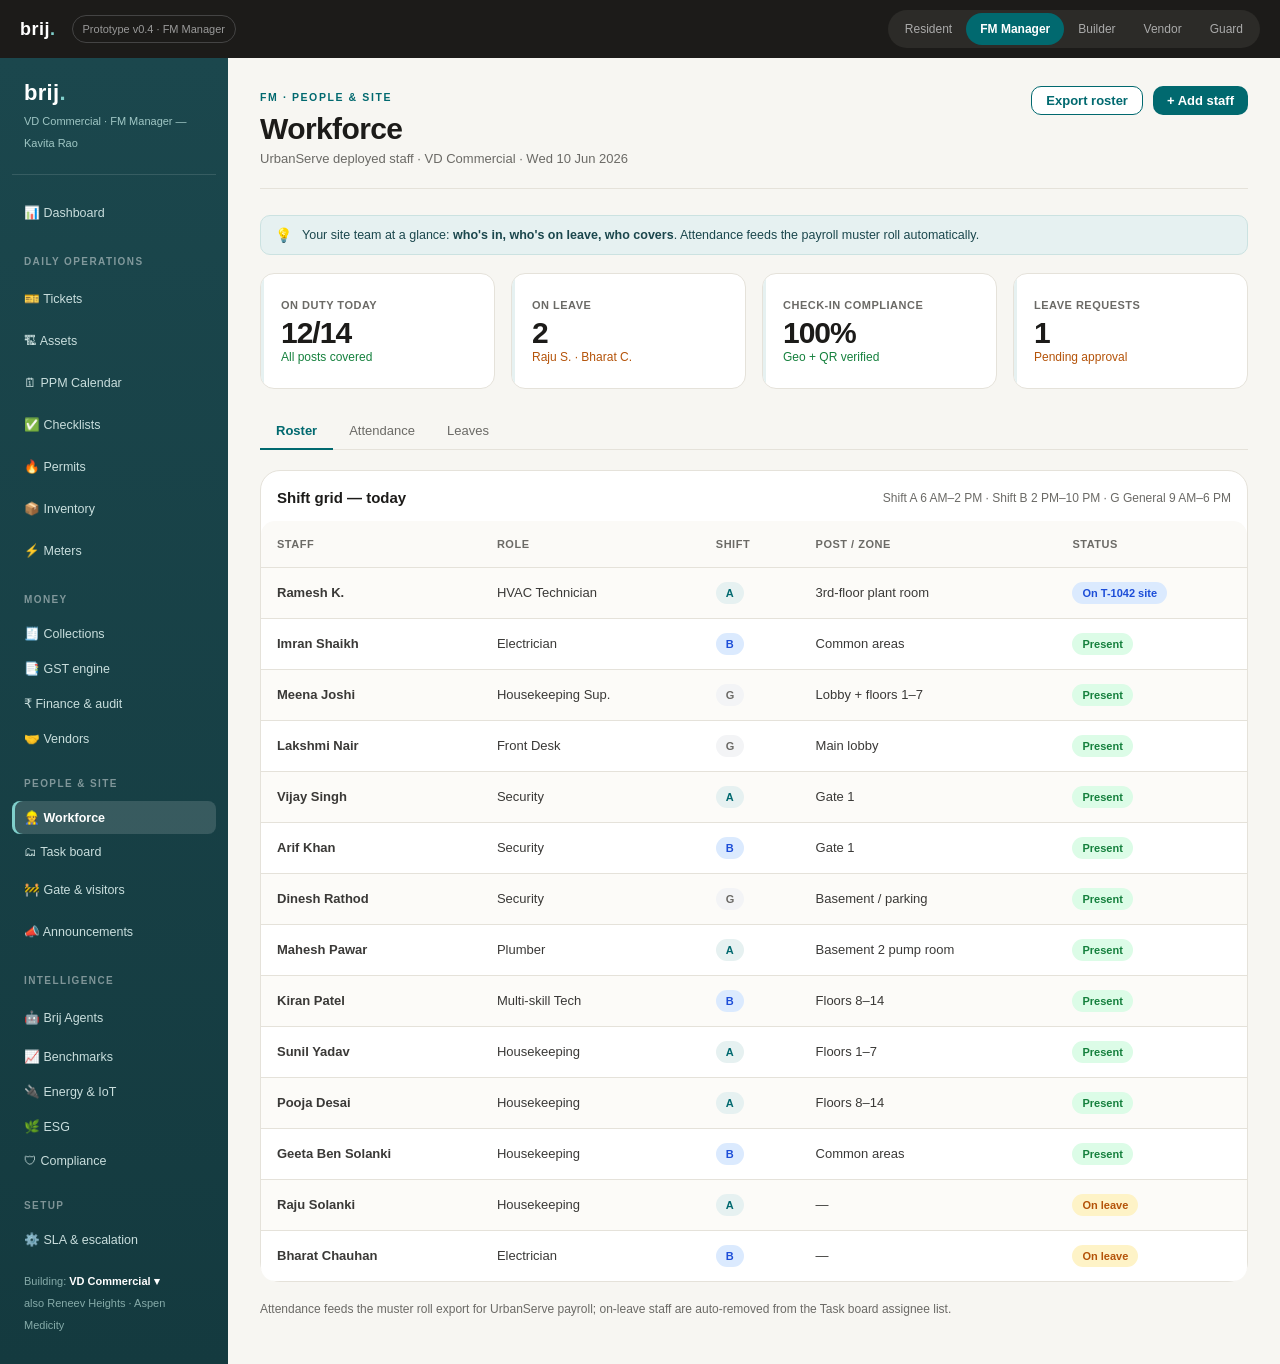
<file: fm-business.html>
<!DOCTYPE html>
<html lang="en">
<head>
<meta charset="UTF-8"><meta name="viewport" content="width=device-width, initial-scale=1.0">
<title>Brij — FM Manager</title>
<link rel="stylesheet" href="brij.css">
</head>
<body data-prefix="fmb">
<div class="proto-bar">
  <a class="proto-logo" href="index.html">brij<span>.</span></a>
  <div class="proto-tag">Prototype v0.4 · FM Manager</div>
  <div class="role-links">
    <a href="resident.html">Resident</a>
    <a href="fm.html" class="active">FM Manager</a>
    <a href="builder.html">Builder</a>
    <a href="vendor.html">Vendor</a>
    <a href="guard.html">Guard</a>
  </div>
</div>

<div class="shell">
  <nav class="sidebar">
    <div class="s-brand">brij<span style="color:#7FCFCB">.</span></div>
    <div class="s-building">VD Commercial · FM Manager — Kavita Rao</div>
    <a class="s-link" href="fm.html#dash">📊 Dashboard</a>
    <div class="s-section">Daily operations</div>
    <a class="s-link" href="fm.html#tickets">🎫 Tickets</a>
    <a class="s-link" href="fm.html#assets">🏗 Assets</a>
    <a class="s-link" href="fm.html#ppm">🗓 PPM Calendar</a>
    <a class="s-link" href="fm.html#checklist">✅ Checklists</a>
    <a class="s-link" href="fm.html#ptw">🔥 Permits</a>
    <a class="s-link" href="fm.html#inventory">📦 Inventory</a>
    <a class="s-link" href="fm.html#meters">⚡ Meters</a>
    <div class="s-section">Money</div>
    <button id="fmb-nav-collections" onclick="dGo('fmb','collections','collections')">🧾 Collections</button>
    <button id="fmb-nav-gst" onclick="dGo('fmb','gst','gst')">📑 GST engine</button>
    <button id="fmb-nav-finance" onclick="dGo('fmb','finance','finance')">₹ Finance &amp; audit</button>
    <button id="fmb-nav-vendors" onclick="dGo('fmb','vendors','vendors')">🤝 Vendors</button>
    <div class="s-section">People &amp; site</div>
    <button id="fmb-nav-workforce" class="active" onclick="dGo('fmb','workforce','workforce')">👷 Workforce</button>
    <button id="fmb-nav-taskboard" onclick="dGo('fmb','taskboard','taskboard')">🗂 Task board</button>
    <a class="s-link" href="fm.html#gate">🚧 Gate &amp; visitors</a>
    <a class="s-link" href="fm.html#announce">📣 Announcements</a>
    <div class="s-section">Intelligence</div>
    <a class="s-link" href="fm.html#agents">🤖 Brij Agents</a>
    <button id="fmb-nav-benchmark" onclick="dGo('fmb','benchmark','benchmark')">📈 Benchmarks</button>
    <button id="fmb-nav-energy" onclick="dGo('fmb','energy','energy')">🔌 Energy &amp; IoT</button>
    <button id="fmb-nav-esg" onclick="dGo('fmb','esg','esg')">🌿 ESG</button>
    <button id="fmb-nav-compliance" onclick="dGo('fmb','compliance','compliance')">🛡 Compliance</button>
    <div class="s-section">Setup</div>
    <button id="fmb-nav-settings" onclick="dGo('fmb','settings','settings')">⚙️ SLA &amp; escalation</button>
    <div class="s-foot">Building: <b style="color:#fff">VD Commercial ▾</b><br>also Reneev Heights · Aspen Medicity</div>
  </nav>

  <main class="d-main">

  <!-- ============ 1. WORKFORCE (default) ============ -->
  <div id="fmb-workforce" class="d-screen active">
    <div class="d-head">
      <div>
        <span class="eyebrow">FM · People &amp; site</span>
        <h1>Workforce</h1>
        <div class="sub">UrbanServe deployed staff · VD Commercial · Wed 10 Jun 2026</div>
      </div>
      <div class="actions">
        <button class="btn secondary sm" onclick="toast('Duty roster (June) exported as PDF')">Export roster</button>
        <button class="btn primary sm" onclick="toast('Add-staff form would open — HR module, Phase 1.1')">+ Add staff</button>
      </div>
    </div>

    <div class="intro-bar"><span class="ib-ico">💡</span><div>Your site team at a glance: <b>who's in, who's on leave, who covers</b>. Attendance feeds the payroll muster roll automatically.</div></div>

    <div class="stat-grid">
      <div class="stat-card"><div class="s-label">On duty today</div><div class="s-value">12/14</div><div class="s-delta up">All posts covered</div></div>
      <div class="stat-card"><div class="s-label">On leave</div><div class="s-value">2</div><div class="s-delta warn">Raju S. · Bharat C.</div></div>
      <div class="stat-card"><div class="s-label">Check-in compliance</div><div class="s-value">100%</div><div class="s-delta up">Geo + QR verified</div></div>
      <div class="stat-card"><div class="s-label">Leave requests</div><div class="s-value">1</div><div class="s-delta warn">Pending approval</div></div>
    </div>

    <div class="tabbar">
      <button class="active" onclick="setTab(this,'fmb-wf-roster')">Roster</button>
      <button onclick="setTab(this,'fmb-wf-attendance')">Attendance</button>
      <button onclick="setTab(this,'fmb-wf-leaves')">Leaves</button>
    </div>

    <div id="fmb-wf-roster" class="tabpane active">
      <div class="card" style="padding:0">
        <div class="row between" style="padding:16px 16px 0">
          <h3 class="panel-title" style="margin-bottom:0">Shift grid — today</h3>
          <span class="muted">Shift A 6 AM–2 PM · Shift B 2 PM–10 PM · G General 9 AM–6 PM</span>
        </div>
        <table class="dt" style="border:none;margin-top:12px">
          <tr><th>Staff</th><th>Role</th><th>Shift</th><th>Post / zone</th><th>Status</th></tr>
          <tr class="clickable" onclick="toast('Staff profile: Ramesh K. — HVAC technician, 2 open tasks (DG-01 load test, T-1042)')"><td><b>Ramesh K.</b></td><td>HVAC Technician</td><td><span class="badge assigned">A</span></td><td>3rd-floor plant room</td><td><span class="badge progress">On T-1042 site</span></td></tr>
          <tr class="clickable" onclick="toast('Staff profile: Imran Shaikh — electrician, shift B')"><td><b>Imran Shaikh</b></td><td>Electrician</td><td><span class="badge progress">B</span></td><td>Common areas</td><td><span class="badge done">Present</span></td></tr>
          <tr class="clickable" onclick="toast('Staff profile: Meena Joshi — housekeeping supervisor, team of 5')"><td><b>Meena Joshi</b></td><td>Housekeeping Sup.</td><td><span class="badge neutral">G</span></td><td>Lobby + floors 1–7</td><td><span class="badge done">Present</span></td></tr>
          <tr class="clickable" onclick="toast('Staff profile: Lakshmi Nair — front desk')"><td><b>Lakshmi Nair</b></td><td>Front Desk</td><td><span class="badge neutral">G</span></td><td>Main lobby</td><td><span class="badge done">Present</span></td></tr>
          <tr class="clickable" onclick="toast('Staff profile: Vijay Singh — security, Gate 1')"><td><b>Vijay Singh</b></td><td>Security</td><td><span class="badge assigned">A</span></td><td>Gate 1</td><td><span class="badge done">Present</span></td></tr>
          <tr class="clickable" onclick="toast('Staff profile: Arif Khan — security, shift B')"><td><b>Arif Khan</b></td><td>Security</td><td><span class="badge progress">B</span></td><td>Gate 1</td><td><span class="badge done">Present</span></td></tr>
          <tr class="clickable" onclick="toast('Staff profile: Dinesh Rathod — security, basement + parking')"><td><b>Dinesh Rathod</b></td><td>Security</td><td><span class="badge neutral">G</span></td><td>Basement / parking</td><td><span class="badge done">Present</span></td></tr>
          <tr class="clickable" onclick="toast('Staff profile: Mahesh Pawar — plumber')"><td><b>Mahesh Pawar</b></td><td>Plumber</td><td><span class="badge assigned">A</span></td><td>Basement 2 pump room</td><td><span class="badge done">Present</span></td></tr>
          <tr class="clickable" onclick="toast('Staff profile: Kiran Patel — multi-skill technician')"><td><b>Kiran Patel</b></td><td>Multi-skill Tech</td><td><span class="badge progress">B</span></td><td>Floors 8–14</td><td><span class="badge done">Present</span></td></tr>
          <tr class="clickable" onclick="toast('Staff profile: Sunil Yadav — housekeeping')"><td><b>Sunil Yadav</b></td><td>Housekeeping</td><td><span class="badge assigned">A</span></td><td>Floors 1–7</td><td><span class="badge done">Present</span></td></tr>
          <tr class="clickable" onclick="toast('Staff profile: Pooja Desai — housekeeping')"><td><b>Pooja Desai</b></td><td>Housekeeping</td><td><span class="badge assigned">A</span></td><td>Floors 8–14</td><td><span class="badge done">Present</span></td></tr>
          <tr class="clickable" onclick="toast('Staff profile: Geeta Ben Solanki — housekeeping')"><td><b>Geeta Ben Solanki</b></td><td>Housekeeping</td><td><span class="badge progress">B</span></td><td>Common areas</td><td><span class="badge done">Present</span></td></tr>
          <tr class="clickable" onclick="toast('Raju Solanki — approved casual leave 9–11 Jun. Cover: Sunil Yadav')"><td><b>Raju Solanki</b></td><td>Housekeeping</td><td><span class="badge assigned">A</span></td><td>—</td><td><span class="badge medium">On leave</span></td></tr>
          <tr class="clickable" onclick="toast('Bharat Chauhan — approved sick leave 10 Jun. Cover: Imran Shaikh')"><td><b>Bharat Chauhan</b></td><td>Electrician</td><td><span class="badge progress">B</span></td><td>—</td><td><span class="badge medium">On leave</span></td></tr>
        </table>
      </div>
    </div>

    <div id="fmb-wf-attendance" class="tabpane">
      <div class="two-col">
        <div class="card" style="padding:0">
          <h3 class="panel-title" style="padding:16px 16px 0">Today's check-ins — geo-fenced QR (10 Jun)</h3>
          <table class="dt" style="border:none;margin-top:12px">
            <tr><th>Staff</th><th>Shift</th><th>Check-in</th><th>Method</th><th>Geo-fence</th></tr>
            <tr><td>Ramesh K.</td><td>A</td><td>5:54 AM</td><td>QR — basement scanner</td><td><span class="badge done">Inside ✓</span></td></tr>
            <tr><td>Vijay Singh</td><td>A</td><td>5:58 AM</td><td>QR — Gate 1</td><td><span class="badge done">Inside ✓</span></td></tr>
            <tr><td>Mahesh Pawar</td><td>A</td><td>6:02 AM</td><td>QR — basement scanner</td><td><span class="badge done">Inside ✓</span></td></tr>
            <tr><td>Sunil Yadav</td><td>A</td><td>6:05 AM</td><td>App geo check-in</td><td><span class="badge done">Inside ✓</span></td></tr>
            <tr><td>Pooja Desai</td><td>A</td><td>6:11 AM</td><td>QR — lobby scanner</td><td><span class="badge done">Inside ✓</span></td></tr>
            <tr><td>Meena Joshi</td><td>G</td><td>8:52 AM</td><td>QR — lobby scanner</td><td><span class="badge done">Inside ✓</span></td></tr>
            <tr><td>Lakshmi Nair</td><td>G</td><td>8:55 AM</td><td>QR — lobby scanner</td><td><span class="badge done">Inside ✓</span></td></tr>
            <tr><td>Dinesh Rathod</td><td>G</td><td>9:18 AM</td><td>App geo check-in</td><td><span class="badge medium">Late 18 min</span></td></tr>
            <tr><td>Imran Shaikh</td><td>B</td><td>1:48 PM</td><td>QR — lobby scanner</td><td><span class="badge done">Inside ✓</span></td></tr>
            <tr><td>Arif Khan</td><td>B</td><td>1:51 PM</td><td>QR — Gate 1</td><td><span class="badge done">Inside ✓</span></td></tr>
            <tr><td>Kiran Patel</td><td>B</td><td>1:55 PM</td><td>App geo check-in</td><td><span class="badge done">Inside ✓</span></td></tr>
            <tr><td>Geeta Ben Solanki</td><td>B</td><td>1:57 PM</td><td>QR — lobby scanner</td><td><span class="badge done">Inside ✓</span></td></tr>
          </table>
        </div>
        <div class="stack">
          <div class="card">
            <h3 class="panel-title">June attendance %</h3>
            <div class="meter-row"><span style="width:90px">Security</span><div class="prog" style="flex:1"><div style="width:97%"></div></div><b>97%</b></div>
            <div class="meter-row"><span style="width:90px">Technical</span><div class="prog" style="flex:1"><div style="width:94%"></div></div><b>94%</b></div>
            <div class="meter-row"><span style="width:90px">Housekeeping</span><div class="prog warn" style="flex:1"><div style="width:88%"></div></div><b>88%</b></div>
            <div class="meter-row"><span style="width:90px">Front desk</span><div class="prog" style="flex:1"><div style="width:100%"></div></div><b>100%</b></div>
            <div class="divider"></div>
            <button class="btn secondary sm block" onclick="toast('June muster roll exported — payroll-ready CSV')">Export muster roll (payroll)</button>
          </div>
          <div class="card" style="border-color:var(--danger)">
            <h3 class="panel-title">⚠ Exception — 9 Jun</h3>
            <p style="font-size:13px">Dinesh Rathod's geo check-in (9 Jun, 9:04 AM) was <b>outside the geo-fence</b> (420 m from site). Marked unverified — pending supervisor confirmation.</p>
            <div class="row" style="margin-top:10px">
              <button class="btn sm primary" onclick="toast('Check-in confirmed manually — noted against supervisor approval')">Confirm manually</button>
              <button class="btn sm ghost" onclick="toast('Marked absent for 9 Jun — staff notified on WhatsApp')">Mark absent</button>
            </div>
          </div>
        </div>
      </div>
    </div>

    <div id="fmb-wf-leaves" class="tabpane">
      <div class="two-col">
        <div class="card">
          <h3 class="panel-title">Pending requests (1)</h3>
          <div class="list-row">
            <div style="flex:1">
              <b>Kiran Patel</b> — Casual leave · <b>13–14 Jun</b> (2 days)<br>
              <span class="muted">Reason: family function · Balance: 6 CL remaining · Cover suggested: Imran Shaikh</span>
            </div>
            <button class="btn sm primary" onclick="toast('Leave approved — roster updated, Imran Shaikh assigned as cover for 13–14 Jun')">Approve</button>
            <button class="btn sm ghost" onclick="toast('Leave declined — Kiran Patel notified on WhatsApp')">Decline</button>
          </div>
          <div class="divider"></div>
          <h3 class="panel-title">On leave today</h3>
          <div class="list-row"><span class="badge medium">CL</span><div style="flex:1"><b>Raju Solanki</b> · 9–11 Jun · approved 5 Jun</div><span class="muted">Cover: Sunil Yadav</span></div>
          <div class="list-row"><span class="badge medium">SL</span><div style="flex:1"><b>Bharat Chauhan</b> · 10 Jun · approved today 7:10 AM</div><span class="muted">Cover: Imran Shaikh</span></div>
        </div>
        <div class="card">
          <h3 class="panel-title">Upcoming approved leaves</h3>
          <div class="empty-state">
            <span class="ico">🗓️</span>
            <b>Nothing scheduled</b><br>
            No approved leaves after 11 Jun. Approve Kiran Patel's request to see it here.
          </div>
        </div>
      </div>
    </div>
    <p class="muted" style="margin-top:16px">Attendance feeds the muster roll export for UrbanServe payroll; on-leave staff are auto-removed from the Task board assignee list.</p>
  </div>

  <!-- ============ 2. TASK BOARD ============ -->
  <div id="fmb-taskboard" class="d-screen">
    <div class="d-head">
      <div>
        <span class="eyebrow">FM · People &amp; site</span>
        <h1>Task board</h1>
        <div class="sub">Internal work allocation · today + this week · drag-drop in product (click to view here)</div>
      </div>
      <div class="actions">
        <div class="filter-chips">
          <span class="chip on" onclick="toggleChip(this)">Today</span>
          <span class="chip" onclick="toggleChip(this)">This week</span>
          <span class="chip" onclick="toggleChip(this)">Tickets only</span>
        </div>
        <button class="btn primary sm" onclick="toast('New task form would open — assignee list excludes staff on leave')">+ New task</button>
      </div>
    </div>

    <div class="intro-bar"><span class="ib-ico">💡</span><div>Today's work on one board. <b>Ticket cards mirror live ticket status</b> — closing a card here closes the ticket too.</div></div>

    <div class="kanban">
      <div class="kcol">
        <h4>To-do · 3</h4>
        <div class="kcard" onclick="toast('T-1041 — Critical, SLA breached 2h. Assign from roster or route to vendor (Daily operations → Tickets)')">
          <span class="badge critical">CRITICAL · SLA breach</span>
          <div style="font-weight:700;margin:6px 0 2px">T-1041 · Foul smell near STP</div>
          <div class="muted">Basement 2 · ⚠ Unassigned · AI 88%</div>
        </div>
        <div class="kcard" onclick="toast('DG-01 load test — PPM due today. Checklist: 12 steps, Cummins 500kVA')">
          <span class="badge medium">PPM · due today</span>
          <div style="font-weight:700;margin:6px 0 2px">DG-01 load test</div>
          <div class="muted">👤 Ramesh K. · Basement 1 · 60 min</div>
        </div>
        <div class="kcard" onclick="toast('Fire-drill prep — mock drill scheduled 14 Jun, fire officer visit confirmed')">
          <span class="badge neutral">Compliance</span>
          <div style="font-weight:700;margin:6px 0 2px">Fire-drill prep — 14 Jun</div>
          <div class="muted">👤 Meena Joshi + Vijay Singh</div>
        </div>
      </div>
      <div class="kcol">
        <h4>In progress · 2</h4>
        <div class="kcard" onclick="toast('T-1042 — Ramesh on site since 11:40 AM (9 Jun). SLA today 6:00 PM — at risk. Detail in Daily operations → Tickets')">
          <span class="badge high">High · SLA at risk</span>
          <div style="font-weight:700;margin:6px 0 2px">T-1042 · AC not cooling — Unit 304</div>
          <div class="muted">👤 Ramesh K. · AHU-02 · SLA 6:00 PM</div>
        </div>
        <div class="kcard" onclick="toast('Lobby deep clean — 60% done, machines on floor 1. ETA 4:30 PM')">
          <span class="badge progress">Scheduled</span>
          <div style="font-weight:700;margin:6px 0 2px">Lobby deep clean</div>
          <div class="muted">👤 Meena team (4) · ETA 4:30 PM</div>
        </div>
      </div>
      <div class="kcol">
        <h4>Blocked · 1</h4>
        <div class="kcard" onclick="toast('STP-01 repair — blocked 3 days awaiting Thermax-authorised vendor quote. Nudge sent to 2 vendors')">
          <span class="badge overdue">Blocked · 3 days</span>
          <div style="font-weight:700;margin:6px 0 2px">STP-01 repair (Thermax 50KLD)</div>
          <div class="muted">Waiting vendor quote · asset BROKEN</div>
        </div>
      </div>
      <div class="kcol">
        <h4>Done · 2</h4>
        <div class="kcard" onclick="toast('T-1038 closed 10:15 AM — choke ballast replaced, 20 min')">
          <span class="badge done">Closed today</span>
          <div style="font-weight:700;margin:6px 0 2px">T-1038 · Corridor light flicker — 3F</div>
          <div class="muted">👤 Imran Shaikh · in-house</div>
        </div>
        <div class="kcard" onclick="toast('Water tank chlorination done — log + photo attached to compliance evidence')">
          <span class="badge done">Closed today</span>
          <div style="font-weight:700;margin:6px 0 2px">OH tank chlorination — Tower A</div>
          <div class="muted">👤 Mahesh Pawar · evidence ✓</div>
        </div>
      </div>
    </div>
    <div class="crosslink" style="margin-top:16px">⛓ Ticket cards (T-1041, T-1042, T-1038) mirror live status from <a href="fm.html#tickets" style="color:var(--terra);font-weight:700">Daily operations → Tickets</a>. Closing here closes there.</div>
  </div>

  <!-- ============ 3. FINANCE ============ -->
  <div id="fmb-finance" class="d-screen">
    <div class="d-head">
      <div>
        <span class="eyebrow">FM · Money</span>
        <h1>Finance — budget vs actuals</h1>
        <div class="sub">VD Commercial OPEX · June 2026 (to date) · FY 2026–27</div>
      </div>
      <div class="actions">
        <button class="btn secondary sm" onclick="toast('GST-ready expense export queued — Tally-compatible XML + CSV, emailed to accounts@urbanserve.in')">⬇ GST-ready export</button>
        <button class="btn primary sm" onclick="toast('Record-expense form would open — PO / bill upload with GST capture')">+ Record expense</button>
      </div>
    </div>

    <div class="intro-bar"><span class="ib-ico">💡</span><div>Budget vs actual spend, <b>approvals waiting for your tap</b>, and exports your accountant and auditor can use as-is — no re-keying.</div></div>

    <div class="card" style="border-color:var(--success);margin-bottom:20px">
      <div class="row between">
        <div>
          <b>🔒 Audit mode — FY 2025-26 LOCKED 28 May 2026</b><br>
          <span class="muted">Audited by <b>M/s Desai &amp; Co</b> (govt panel) · auditor read-only role active · registrar filing pack generated ✓ · locked entries cannot be edited, only annotated</span>
        </div>
        <div class="row">
          <span class="badge done">Filing pack ✓</span>
          <button class="btn sm ghost" onclick="toast('Unlock requires committee resolution + auditor sign-off — request form drafted')">Request unlock</button>
        </div>
      </div>
    </div>

    <div class="stat-grid">
      <div class="stat-card"><div class="s-label">June budget</div><div class="s-value">₹9.5L</div><div class="s-delta">Approved OPEX plan</div></div>
      <div class="stat-card"><div class="s-label">Actual (to 10 Jun)</div><div class="s-value">₹8.1L</div><div class="s-delta up">Committed + booked</div></div>
      <div class="stat-card"><div class="s-label">Variance</div><div class="s-value">+15%</div><div class="s-delta up">Under budget</div></div>
      <div class="stat-card"><div class="s-label">YTD spend (FY 26–27)</div><div class="s-value">₹26.4L</div><div class="s-delta">Apr–Jun · vs plan ₹28.2L</div></div>
    </div>

    <div class="two-col">
      <div class="card" style="padding:0">
        <h3 class="panel-title" style="padding:16px 16px 0">By expense head — June</h3>
        <table class="dt" style="border:none;margin-top:12px">
          <tr><th>Head</th><th>Budget</th><th>Actual</th><th>Variance</th><th style="width:160px">Utilisation</th></tr>
          <tr><td><b>Housekeeping</b><br><span class="muted">Manpower + consumables</span></td><td>₹2,40,000</td><td>₹2,12,000</td><td><span class="s-delta up">+12% under</span></td><td><div class="prog"><div style="width:88%"></div></div></td></tr>
          <tr><td><b>Security</b><br><span class="muted">Guards · 3 shifts</span></td><td>₹2,60,000</td><td>₹2,54,000</td><td><span class="s-delta up">+2% under</span></td><td><div class="prog warn"><div style="width:98%"></div></div></td></tr>
          <tr><td><b>R&amp;M</b><br><span class="muted">Repairs, spares, AMC calls</span></td><td>₹1,80,000</td><td>₹1,38,000</td><td><span class="s-delta up">+23% under</span></td><td><div class="prog"><div style="width:77%"></div></div></td></tr>
          <tr><td><b>Utilities</b><br><span class="muted">Power, water, diesel</span></td><td>₹2,00,000</td><td>₹1,73,000</td><td><span class="s-delta up">+14% under</span></td><td><div class="prog"><div style="width:86%"></div></div></td></tr>
          <tr><td><b>Admin</b><br><span class="muted">Office, insurance, misc.</span></td><td>₹70,000</td><td>₹53,000</td><td><span class="s-delta up">+24% under</span></td><td><div class="prog"><div style="width:76%"></div></div></td></tr>
          <tr style="background:#FBFAF7"><td><b>Total</b></td><td><b>₹9,50,000</b></td><td><b>₹8,30,000*</b></td><td><span class="s-delta up">+15% under</span></td><td><span class="muted">*incl. ₹20k accruals</span></td></tr>
        </table>
      </div>

      <div class="stack">
        <div class="card">
          <h3 class="panel-title">Expense approvals — 2 pending</h3>
          <div class="list-row">
            <div style="flex:1">
              <b>PO — Pump seal kit, ₹18,500</b><br>
              <span class="muted">Booster Pump P-04 (Grundfos, Basement 2) · raised by Ramesh K. · vendor: AquaServ</span>
              <div class="crosslink" style="margin-top:8px">⛓ Linked to <b>Anomaly A-07</b> (Daily operations → Assets): 4 water-pressure complaints, floors 6–8 — inspect before failure.</div>
            </div>
          </div>
          <div class="row" style="margin-bottom:14px">
            <button class="btn sm primary" onclick="toast('PO-2026-114 approved ₹18,500 — sent to AquaServ, booked under R&M')">Approve</button>
            <button class="btn sm ghost" onclick="toast('PO rejected — returned to Ramesh K. with comments')">Reject</button>
          </div>
          <div class="divider" style="margin:0 0 14px"></div>
          <div class="list-row">
            <div style="flex:1">
              <b>Housekeeping consumables, ₹7,200</b><br>
              <span class="muted">Monthly top-up · raised by Meena Joshi · 3 quotes attached</span>
            </div>
          </div>
          <div class="row">
            <button class="btn sm primary" onclick="toast('₹7,200 approved — booked under Housekeeping, GST input captured')">Approve</button>
            <button class="btn sm ghost" onclick="toast('Rejected — Meena Joshi notified')">Reject</button>
          </div>
        </div>
        <div class="ai-panel">
          <b>🤖 AI insight · 84% confidence</b>
          <p style="font-size:13px;margin-top:6px">R&amp;M is trending 23% under, but DG-01 PPM (today) + STP-01 repair quote will likely consume ₹35k–₹50k by month-end. Suggest holding ₹40k of the R&amp;M surplus.</p>
          <p class="muted" style="margin-top:6px">Why: open PPM job + blocked repair task on board, priced from last 3 similar jobs.</p>
        </div>
        <div class="card">
          <h3 class="panel-title">Tally export — voucher XML</h3>
          <p style="font-size:13px">Receipts &amp; expenses export as Tally voucher XML, mapped to ledger heads: <b>service charges · sinking fund · repair fund · NOC · water</b>. No re-keying at the accountant's desk.</p>
          <dl class="kv" style="grid-template-columns:130px 1fr;margin-top:8px">
            <dt>Last export</dt><dd>31 May 2026 · by auditor (M/s Desai &amp; Co)</dd>
            <dt>Ledger mapping</dt><dd>5 heads mapped ✓ · 0 unmapped entries</dd>
          </dl>
          <button class="btn sm secondary block" style="margin-top:12px" onclick="toast('Tally voucher XML (1–10 Jun) exported — 5 ledger heads, 214 vouchers, emailed to accounts@urbanserve.in')">⬇ Export Tally vouchers (XML)</button>
        </div>
      </div>
    </div>
  </div>

  <!-- ============ 4. COLLECTIONS ============ -->
  <div id="fmb-collections" class="d-screen">
    <div class="d-head">
      <div>
        <span class="eyebrow">FM · Money</span>
        <h1>Collections — CAM billing</h1>
        <div class="sub">June 2026 cycle · 120 units · VD Commercial</div>
      </div>
      <div class="actions">
        <button class="btn wa sm" onclick="toast('WhatsApp reminders sent to 9 overdue units — payment links attached')">Send reminders (9)</button>
        <button class="btn primary sm" onclick="toast('Invoice batch queued — 120 drafts. Review &amp; release by 12 Jun for 15 Jun due date')">Generate June batch</button>
      </div>
    </div>

    <div class="intro-bar"><span class="ib-ico">💡</span><div>Who has paid CAM and who hasn't. <b>Reminders go on WhatsApp with a payment link</b>; late interest applies itself per the bye-laws.</div></div>

    <div class="stat-grid">
      <div class="stat-card"><div class="s-label">Billed (June)</div><div class="s-value">₹11.2L</div><div class="s-delta">120 units</div></div>
      <div class="stat-card"><div class="s-label">Collected</div><div class="s-value">₹8.4L</div><div class="s-delta up">75% · ahead of May pace</div></div>
      <div class="stat-card"><div class="s-label">Overdue</div><div class="s-value">₹1.1L</div><div class="s-delta down">9 units · 3 chronic</div></div>
      <div class="stat-card"><div class="s-label">Worst defaulter</div><div class="s-value">₹13,100</div><div class="s-delta down">Unit 702 · 26 days</div></div>
    </div>

    <div class="two-col">
      <div class="card" style="padding:0">
        <h3 class="panel-title" style="padding:16px 16px 0">Invoices</h3>
        <div class="filter-chips" style="padding:10px 16px 0">
          <span class="chip on" onclick="toggleChip(this)">All</span>
          <span class="chip" onclick="toggleChip(this)">Due</span>
          <span class="chip" onclick="toggleChip(this)">Overdue</span>
          <span class="chip" onclick="toggleChip(this)">Paid</span>
        </div>
        <table class="dt" style="border:none;margin-top:12px">
          <tr><th>Invoice</th><th>Unit</th><th>Amount</th><th>Due</th><th>Status</th><th></th></tr>
          <tr class="clickable" onclick="toast('INV-0626-304 · Rohan Mehta: CAM ₹9,800 + water ₹1,200 + sinking fund ₹500 + GST ₹1,000 = ₹12,500 · due 15 Jun')">
            <td><b>INV-0626-304</b></td><td>304 · Rohan Mehta</td><td>₹12,500</td><td>15 Jun</td><td><span class="badge open">Due</span></td>
            <td><button class="btn sm wa" onclick="event.stopPropagation();toast('WhatsApp payment link sent to +91 98XXX 12304')">Remind</button></td>
          </tr>
          <tr class="clickable" onclick="toast('INV-0626-511 · ₹10,900 paid 6 Jun via UPI — receipt auto-sent on WhatsApp')">
            <td><b>INV-0626-511</b></td><td>511</td><td>₹10,900</td><td>15 Jun</td><td><span class="badge paid">Paid 6 Jun</span></td>
            <td><button class="btn sm ghost" onclick="event.stopPropagation();toast('Receipt re-sent on WhatsApp')">Receipt</button></td>
          </tr>
          <tr class="clickable" onclick="toast('Unit 702 ledger — ₹13,100 outstanding, 26 days. Interest @18% p.a. ₹168 accrued. Chronic: 3rd consecutive default')">
            <td><b>INV-0526-702</b></td><td>702 · chronic</td><td>₹13,100</td><td>15 May</td><td><span class="badge overdue">Overdue 26d</span></td>
            <td><button class="btn sm danger" onclick="event.stopPropagation();toast('Escalated — formal notice draft created, society committee + Reneev Developers copied')">Escalate</button></td>
          </tr>
          <tr class="clickable" onclick="toast('INV-0526-1108 · ₹11,400 overdue 14 days — day-7 WhatsApp reminder already sent, day-15 due 13 Jun')">
            <td><b>INV-0526-1108</b></td><td>1108</td><td>₹11,400</td><td>27 May</td><td><span class="badge overdue">Overdue 14d</span></td>
            <td><button class="btn sm wa" onclick="event.stopPropagation();toast('Manual WhatsApp reminder sent — day-15 template')">Remind</button></td>
          </tr>
          <tr class="clickable" onclick="toast('INV-0626-209 · ₹9,600 paid 4 Jun via net banking')">
            <td><b>INV-0626-209</b></td><td>209</td><td>₹9,600</td><td>15 Jun</td><td><span class="badge paid">Paid 4 Jun</span></td>
            <td><button class="btn sm ghost" onclick="event.stopPropagation();toast('Receipt re-sent on WhatsApp')">Receipt</button></td>
          </tr>
        </table>
        <p class="muted" style="padding:12px 16px">Showing 5 of 120 · <a href="#" onclick="toast('Full invoice register would load — 120 rows with filters');return false">view all</a></p>
      </div>

      <div class="stack">
        <div class="card">
          <h3 class="panel-title">Defaulter management</h3>
          <div class="row between" style="margin-bottom:8px"><span>Aging 0–30 days</span><b>₹62,000 · 5 units</b></div>
          <div class="prog warn" style="margin-bottom:12px"><div style="width:56%"></div></div>
          <div class="row between" style="margin-bottom:8px"><span>Aging 31–60 days</span><b>₹35,000 · 3 units</b></div>
          <div class="prog warn" style="margin-bottom:12px"><div style="width:32%"></div></div>
          <div class="row between" style="margin-bottom:8px"><span>Aging 60+ days</span><b>₹13,000 · 1 unit</b></div>
          <div class="prog bad" style="margin-bottom:12px"><div style="width:12%"></div></div>
          <div class="divider"></div>
          <div class="row between">
            <div><b>Interest @18% p.a.</b><br><span class="muted">Auto-applied after due date, per society bye-laws</span></div>
            <button class="btn sm secondary" onclick="toast('Auto-interest is ON — toggled OFF would need committee approval')">ON ✓</button>
          </div>
        </div>
        <div class="card">
          <h3 class="panel-title">WhatsApp reminder sequence</h3>
          <ul class="timeline">
            <li><div class="t-title">Day 1 after due — gentle nudge</div><div class="t-meta">"Your June CAM invoice is pending…" + UPI link · auto</div></li>
            <li><div class="t-title">Day 7 — reminder + interest note</div><div class="t-meta">Mentions 18% p.a. interest accrual · auto</div></li>
            <li class="future"><div class="t-title">Day 15 — formal notice PDF</div><div class="t-meta">Committee-signed letter + ledger attached · needs your tap</div></li>
          </ul>
          <button class="btn sm ghost" onclick="toast('Template editor would open — 3 templates, Gujarati + Hindi + English variants')">Edit templates</button>
        </div>
      </div>
    </div>
    <div class="two-col" style="margin-top:20px">
      <div class="card" style="padding:0">
        <h3 class="panel-title" style="padding:16px 16px 0">Head-wise billing — every invoice splits into ledger heads</h3>
        <table class="dt" style="border:none;margin-top:12px">
          <tr><th>Billing head</th><th>Basis</th><th>June (120 units)</th><th>Routing</th></tr>
          <tr><td><b>Service charges</b><br><span class="muted">CAM — manpower, R&amp;M, utilities</span></td><td>Per sqft, equal rate</td><td>₹8.6L</td><td>Operating a/c</td></tr>
          <tr><td><b>Sinking fund</b></td><td>0.25% of construction cost → <b>₹3.1L/yr</b></td><td>₹26,000</td><td><span class="badge done">Separate HDFC a/c ****4521</span></td></tr>
          <tr><td><b>Repair fund</b></td><td>0.75% of construction cost</td><td>₹78,000</td><td>Earmarked sub-ledger</td></tr>
          <tr><td><b>Non-occupancy charges</b></td><td>@10% of service charges · <b>14 rented units</b> · auto-computed</td><td>₹13,200</td><td>Operating a/c</td></tr>
          <tr><td><b>Water</b></td><td>At actuals (metered)</td><td>₹1.4L</td><td>Pass-through · GST-exempt head</td></tr>
        </table>
        <p class="muted" style="padding:12px 16px">⚠ A single "maintenance" line breaks Maharashtra compliance — head-wise split is mandatory under the model bye-laws, and feeds the Tally ledger mapping in Finance.</p>
      </div>

      <div class="card">
        <h3 class="panel-title">E-mandate ops — UPI Autopay</h3>
        <div class="row between" style="margin-bottom:10px"><span>Active mandates</span><b>64 units</b></div>
        <div class="prog" style="margin-bottom:14px"><div style="width:53%"></div></div>
        <dl class="kv" style="grid-template-columns:160px 1fr">
          <dt>No-AFA cap</dt><dd>₹15,000 per debit (RBI)</dd>
          <dt>Units above cap</dt><dd><b>11 premium units</b> → <span class="badge medium">split-billing fallback</span> (two debits under cap)</dd>
          <dt>Pre-debit notice</dt><dd>T-24h notifications auto-sent ✓ · next batch 14 Jun for the 15 Jun pull</dd>
          <dt>Failed mandates (May)</dt><dd>2 · auto-retry day 3, then WhatsApp link</dd>
        </dl>
        <div class="row" style="margin-top:12px">
          <button class="btn sm primary" onclick="toast('Mandate invite sent on WhatsApp to 47 non-mandate units — one-tap UPI Autopay setup')">Invite remaining 47 units</button>
          <button class="btn sm ghost" onclick="toast('Mandate register exported — UMN, cap, status per unit')">Export register</button>
        </div>
      </div>
    </div>

    <p class="muted" style="margin-top:16px">Receipts auto-issue on UPI webhook; ledger entries flow into the GST-ready export under Finance.</p>
  </div>

  <!-- ============ 5. VENDORS ============ -->
  <div id="fmb-vendors" class="d-screen">
    <div class="d-head">
      <div>
        <span class="eyebrow">FM · Money</span>
        <h1>Vendor marketplace</h1>
        <div class="sub">Brij-verified vendors · Surat region · ratings from real job outcomes</div>
      </div>
      <div class="actions">
        <button class="btn primary sm" onclick="toast('Invite sent — vendor gets WhatsApp onboarding link: GST + bank + trade licence upload')">+ Invite vendor</button>
      </div>
    </div>

    <div class="intro-bar"><span class="ib-ico">💡</span><div>Verified outside vendors, <b>rated on real job outcomes</b> — quotes, payouts and TDS all run through here, not over phone calls.</div></div>

    <div class="filter-chips" style="margin-bottom:20px">
      <span class="chip on" onclick="toggleChip(this)">All</span>
      <span class="chip" onclick="toggleChip(this)">Plumbing</span>
      <span class="chip" onclick="toggleChip(this)">HVAC</span>
      <span class="chip" onclick="toggleChip(this)">Electrical</span>
      <span class="chip" onclick="toggleChip(this)">Landscaping</span>
      <span class="chip" onclick="toggleChip(this)">Empanelled only</span>
    </div>

    <div class="two-col">
      <div class="four-col" style="grid-template-columns:repeat(2,1fr)">
        <div class="card" style="cursor:pointer;border-color:var(--teal-500)" onclick="dGo('fmb','vendor-detail','vendors')">
          <div class="row between"><span class="layer-chip">Plumbing</span><span class="badge done">Empanelled</span></div>
          <h3 style="margin:10px 0 2px">AquaServ Solutions</h3>
          <div class="muted">Sanjay Patil · GST verified ✓</div>
          <div class="divider"></div>
          <div class="row between" style="font-size:13px"><span>⭐ <b>4.6</b> · 132 jobs</span><span>FTF <b>87%</b></span></div>
          <button class="btn sm secondary block" style="margin-top:12px" onclick="event.stopPropagation();dGo('fmb','vendor-detail','vendors')">View profile →</button>
        </div>
        <div class="card" style="cursor:pointer" onclick="toast('CoolTech HVAC profile — same layout as AquaServ (built for one vendor in this prototype)')">
          <div class="row between"><span class="layer-chip">HVAC</span><span class="badge done">Empanelled</span></div>
          <h3 style="margin:10px 0 2px">CoolTech HVAC</h3>
          <div class="muted">GST verified ✓</div>
          <div class="divider"></div>
          <div class="row between" style="font-size:13px"><span>⭐ <b>4.4</b> · 89 jobs</span><span>FTF <b>81%</b></span></div>
          <button class="btn sm secondary block" style="margin-top:12px" onclick="event.stopPropagation();toast('Quote requested from CoolTech for STP-01 adjacent HVAC works')">Request quote</button>
        </div>
        <div class="card" style="cursor:pointer" onclick="toast('SparkSafe Electricals profile — 4.1★, 67 jobs')">
          <div class="row between"><span class="layer-chip">Electrical</span><span class="badge neutral">Marketplace</span></div>
          <h3 style="margin:10px 0 2px">SparkSafe Electricals</h3>
          <div class="muted">GST verified ✓</div>
          <div class="divider"></div>
          <div class="row between" style="font-size:13px"><span>⭐ <b>4.1</b> · 67 jobs</span><span>FTF <b>74%</b></span></div>
          <button class="btn sm secondary block" style="margin-top:12px" onclick="event.stopPropagation();toast('Quote requested from SparkSafe')">Request quote</button>
        </div>
        <div class="card" style="cursor:pointer" onclick="toast('GreenLeaf Landscaping profile — 4.8★, 41 jobs')">
          <div class="row between"><span class="layer-chip">Landscaping</span><span class="badge neutral">Marketplace</span></div>
          <h3 style="margin:10px 0 2px">GreenLeaf Landscaping</h3>
          <div class="muted">GST verified ✓</div>
          <div class="divider"></div>
          <div class="row between" style="font-size:13px"><span>⭐ <b>4.8</b> · 41 jobs</span><span>FTF <b>92%</b></span></div>
          <button class="btn sm secondary block" style="margin-top:12px" onclick="event.stopPropagation();toast('Quote requested from GreenLeaf for terrace garden AMC')">Request quote</button>
        </div>
      </div>

      <div class="stack">
        <div class="card">
          <h3 class="panel-title">Open vendor jobs</h3>
          <div class="list-row" style="cursor:pointer" onclick="toast('VJ-388 — from ticket T-1040 (low water pressure, Unit 702). Quote ₹3,500 accepted, ₹280 Brij commission. Vendor app shows same job')">
            <span class="badge assigned">VJ-388</span>
            <div style="flex:1"><b>AquaServ</b> · T-1040 low water pressure, Unit 702<br><span class="muted">Quote ₹3,500 · accepted · scheduled <b>11 Jun, 10 AM</b></span></div>
          </div>
          <div class="list-row" style="cursor:pointer" onclick="toast('RFQ sent to 2 Thermax-authorised vendors for STP-01 — 0 quotes received yet (blocking task on board)')">
            <span class="badge open">RFQ</span>
            <div style="flex:1"><b>STP-01 repair</b> · Thermax 50KLD<br><span class="muted">2 vendors invited · ⚠ no quotes after 3 days</span></div>
          </div>
          <div class="crosslink" style="margin-top:10px">⛓ VJ-388 was auto-created from <b>ticket T-1040</b> (<a href="fm.html#tickets" style="color:var(--terra);font-weight:700">Daily operations → Tickets</a>); status syncs both ways and into the vendor app.</div>
        </div>
        <div class="ai-panel">
          <b>🤖 Routing suggestion · 79% confidence</b>
          <p style="font-size:13px;margin-top:6px">STP-01 RFQ is stale. SparkSafe isn't qualified; suggest widening to Thermax-authorised vendors in Ahmedabad (2 available on Brij network).</p>
          <p class="muted" style="margin-top:6px">Why: 0/2 quotes in 72h; category match score below threshold for local pool.</p>
          <button class="btn sm primary" style="margin-top:10px" onclick="toast('RFQ widened — 2 Ahmedabad vendors invited, responses expected in 24h')">Widen RFQ</button>
        </div>
      </div>
    </div>
  </div>

  <!-- ============ 6. VENDOR DETAIL — AQUASERV ============ -->
  <div id="fmb-vendor-detail" class="d-screen">
    <div class="d-head">
      <button class="back-btn" onclick="dGo('fmb','vendors','vendors')">←</button>
      <div>
        <span class="eyebrow">FM · Money</span>
        <h1>AquaServ Solutions</h1>
        <div class="sub">Plumbing · Surat · Admin: Sanjay Patil · on Brij since Nov 2025</div>
      </div>
      <div class="actions">
        <button class="btn secondary sm" onclick="toast('Direct job assignment form would open — bypasses RFQ for empanelled vendors')">Assign job</button>
        <button class="btn ghost sm" onclick="toast('Vendor suspended from new jobs — existing VJ-388 unaffected. Reversible by you')">Suspend</button>
        <button class="btn danger sm" onclick="toast('Blacklist requires a reason + 2nd approver (UrbanServe regional head) — request drafted')">Blacklist</button>
      </div>
    </div>

    <div class="two-col">
      <div class="stack">
        <div class="card">
          <div class="row" style="gap:20px">
            <span class="score-ring">86</span>
            <div style="flex:1">
              <b>Brij vendor score</b> — composite of FTF, response time, ratings, dispute rate<br>
              <span class="muted">Top 10% of plumbing vendors in Surat region</span>
            </div>
            <span class="badge done">Empanelled · UrbanServe</span>
          </div>
          <div class="divider"></div>
          <dl class="kv">
            <dt>GST</dt><dd>24AAACA1234F1Z5 · Verified ✓</dd>
            <dt>Jobs completed</dt><dd>132 (lifetime, Brij network)</dd>
            <dt>First-time-fix</dt><dd>87%</dd>
            <dt>Avg response</dt><dd>2.1 h (quote on RFQ)</dd>
            <dt>Rating</dt><dd>⭐ 4.6 / 5 (118 rated jobs)</dd>
            <dt>Brij commission</dt><dd>8% per job</dd>
            <dt>Disputes</dt><dd>1 in last 12 months (resolved)</dd>
          </dl>
        </div>

        <div class="card" style="padding:0">
          <h3 class="panel-title" style="padding:16px 16px 0">Recent jobs — VD Commercial</h3>
          <table class="dt" style="border:none;margin-top:12px">
            <tr><th>Job</th><th>Ticket</th><th>Value</th><th>Status</th><th>Rating</th></tr>
            <tr class="clickable" onclick="toast('VJ-388 — accepted, scheduled 11 Jun 10 AM. OTP-verified site entry; payment releases on resident confirmation')"><td><b>VJ-388</b> · Low water pressure</td><td>T-1040</td><td>₹3,500</td><td><span class="badge assigned">Accepted · 11 Jun</span></td><td>—</td></tr>
            <tr class="clickable" onclick="toast('VJ-371 — flush valve replacement, Unit 909. Completed 2 Jun, paid')"><td><b>VJ-371</b> · Flush valve, Unit 909</td><td>T-1027</td><td>₹2,200</td><td><span class="badge done">Done · 2 Jun</span></td><td>⭐ 5.0</td></tr>
            <tr class="clickable" onclick="toast('VJ-355 — terrace line leak. Completed 24 May, paid. FTF: yes')"><td><b>VJ-355</b> · Terrace line leak</td><td>T-1011</td><td>₹6,800</td><td><span class="badge done">Done · 24 May</span></td><td>⭐ 4.5</td></tr>
          </table>
        </div>
      </div>

      <div class="stack">
        <div class="card">
          <h3 class="panel-title">6-month performance (jobs/month)</h3>
          <div class="row" style="align-items:flex-end;gap:18px">
            <div class="spark" style="height:60px"><i style="height:22px"></i><i style="height:30px"></i><i style="height:26px"></i><i style="height:38px"></i><i style="height:46px"></i><i style="height:52px"></i></div>
            <div class="muted">Jan → Jun 2026<br>9 → 21 jobs · FTF steady 85–89%</div>
          </div>
          <div class="divider"></div>
          <h3 class="panel-title">Ratings breakdown</h3>
          <div class="meter-row"><span style="width:34px">5★</span><div class="prog" style="flex:1"><div style="width:68%"></div></div><span class="muted">68%</span></div>
          <div class="meter-row"><span style="width:34px">4★</span><div class="prog" style="flex:1"><div style="width:24%"></div></div><span class="muted">24%</span></div>
          <div class="meter-row"><span style="width:34px">3★</span><div class="prog warn" style="flex:1"><div style="width:6%"></div></div><span class="muted">6%</span></div>
          <div class="meter-row"><span style="width:34px">≤2★</span><div class="prog bad" style="flex:1"><div style="width:2%"></div></div><span class="muted">2%</span></div>
        </div>
        <div class="card">
          <h3 class="panel-title">Payouts</h3>
          <dl class="kv" style="grid-template-columns:130px 1fr">
            <dt>June gross</dt><dd>₹48,200</dd>
            <dt>Brij commission</dt><dd>₹3,856 (8%)</dd>
            <dt>Net payable</dt><dd>₹44,344</dd>
            <dt>Settlement</dt><dd>Friday weekly cycle · Razorpay Route</dd>
            <dt>Next payout</dt><dd>Fri 12 Jun 2026</dd>
          </dl>
          <button class="btn sm secondary block" style="margin-top:12px" onclick="toast('Payout statement (Jun) downloaded — GST invoice from AquaServ attached')">Download statement</button>
        </div>
        <div class="card">
          <h3 class="panel-title">TDS — auto-withheld at payout</h3>
          <dl class="kv" style="grid-template-columns:160px 1fr">
            <dt>Section 194C @2%</dt><dd><b>₹964 withheld</b> on ₹48,200 June payout (works contract)</dd>
            <dt>Marketplace jobs</dt><dd>Flagged <b>194-O @0.1%</b> — e-commerce operator deduction</dd>
            <dt>PAN</dt><dd>Verified ✓ <span class="muted">(no PAN → 20% rate would apply)</span></dd>
            <dt>Form 26Q (Q1)</dt><dd><span class="badge medium">Export due 31 Jul</span></dd>
          </dl>
          <button class="btn sm secondary block" style="margin-top:12px" onclick="toast('Form 26Q (Q1 FY 26-27) draft exported — AquaServ + 6 other deductees, ready for TRACES filing')">⬇ Export Form 26Q (Q1)</button>
          <p class="muted" style="margin-top:8px">TDS certificates (Form 16A) auto-shared to the vendor app after quarterly filing.</p>
        </div>
      </div>
    </div>
  </div>

  <!-- ============ 7. ENERGY / IoT ============ -->
  <div id="fmb-energy" class="d-screen">
    <div class="d-head">
      <div>
        <span class="eyebrow">FM · Intelligence</span>
        <h1>Energy &amp; IoT <span class="badge terra" style="vertical-align:middle">Coming · Phase 2</span></h1>
        <div class="sub">Live sensor feed (teaser with pilot sensors) · VD Commercial</div>
      </div>
      <div class="actions">
        <button class="btn secondary sm" onclick="toast('Sensor onboarding wizard is a Phase 2 module — register interest noted for pilot')">+ Add sensor</button>
      </div>
    </div>

    <div class="intro-bar"><span class="ib-ico">💡</span><div>Live power, water and fuel from <b>4 pilot sensors</b> — the full IoT mesh (40+ points) lands in Phase 2. Until then, Meters carries the daily readings.</div></div>

    <div class="stat-grid">
      <div class="stat-card"><div class="s-label">DG-01 fuel</div><div class="s-value">64%</div><div class="s-delta">Cummins 500kVA · ~9 h runtime</div></div>
      <div class="stat-card" style="border-color:var(--danger)"><div class="s-label">STP-01 <span class="badge live">OFFLINE</span></div><div class="s-value" style="color:var(--danger)">ALARM</div><div class="s-delta down">No telemetry 41 h · asset BROKEN</div></div>
      <div class="stat-card"><div class="s-label">Energy today</div><div class="s-value">412 kWh</div><div class="s-delta up">Common areas · −4% vs avg</div></div>
      <div class="stat-card"><div class="s-label">Water today</div><div class="s-value">38 KL</div><div class="s-delta">Municipal + borewell</div></div>
    </div>

    <div class="two-col">
      <div class="card">
        <h3 class="panel-title">Monthly energy spend</h3>
        <div class="row" style="align-items:flex-end;gap:24px">
          <div class="spark" style="height:72px"><i style="height:50px"></i><i style="height:54px"></i><i style="height:60px"></i><i style="height:66px"></i><i style="height:64px"></i><i style="height:58px"></i></div>
          <div>
            <div style="font-family:var(--display);font-size:26px;font-weight:800;color:var(--ink-900)">₹2.8L <span class="s-delta up" style="font-size:13px">−9% vs May</span></div>
            <div class="muted">June (projected) vs ₹3.1L in May · Jan–Jun trend</div>
          </div>
        </div>
        <div class="divider"></div>
        <div class="row between"><span>Solar offset</span><b>11% of consumption</b></div>
        <div class="prog" style="margin-top:8px"><div style="width:11%"></div></div>
        <div class="row between" style="margin-top:14px"><span>DG run hours (June)</span><b>14.2 h · ₹31,000 diesel</b></div>
        <div class="row between" style="margin-top:8px"><span>Peak demand</span><b>96 kVA of 120 kVA sanctioned</b></div>
        <div class="crosslink" style="margin-top:14px">⛓ STP-01 alarm mirrors asset status in <a href="fm.html#assets" style="color:var(--terra);font-weight:700">Daily operations → Assets</a>; repair task is Blocked on the Task board.</div>
      </div>

      <div class="stack">
        <div class="ai-panel">
          <b>🤖 Anomaly detected · 91% confidence</b>
          <p style="font-size:13px;margin-top:6px">Common-area HVAC is drawing load <b>10:00 PM – 6:00 AM</b> daily since 3 Jun — likely a schedule misconfig after the BMS reset. Estimated waste: <b>₹14k/month</b>.</p>
          <p class="muted" style="margin-top:6px">Why: night-window load matches daytime AHU signature; building is unoccupied 10 PM–7 AM.</p>
          <div class="row" style="margin-top:10px">
            <button class="btn sm primary" onclick="toast('Task created on board: Verify BMS HVAC schedule — assigned Ramesh K., due 11 Jun')">Create task</button>
            <button class="btn sm ghost" onclick="toast('Anomaly snoozed for 7 days')">Snooze</button>
          </div>
        </div>
        <div class="card">
          <h3 class="panel-title">Live meters</h3>
          <div class="meter-row"><span style="width:120px">DG-01 fuel</span><div class="prog warn" style="flex:1"><div style="width:64%"></div></div><b>64%</b></div>
          <div class="meter-row"><span style="width:120px">OH tank level</span><div class="prog" style="flex:1"><div style="width:78%"></div></div><b>78%</b></div>
          <div class="meter-row"><span style="width:120px">Borewell flow</span><div class="prog" style="flex:1"><div style="width:41%"></div></div><b>41%</b></div>
          <div class="meter-row"><span style="width:120px">STP-01 telemetry</span><div class="prog bad" style="flex:1"><div style="width:4%"></div></div><b style="color:var(--danger)">offline</b></div>
          <p class="muted" style="margin-top:10px">4 pilot sensors installed · full IoT mesh (40+ points) ships in Phase 2.</p>
        </div>
      </div>
    </div>
  </div>

  <!-- ============ 8. ESG ============ -->
  <div id="fmb-esg" class="d-screen">
    <div class="d-head">
      <div>
        <span class="eyebrow">FM · Intelligence</span>
        <h1>ESG report <span class="badge neutral" style="vertical-align:middle">v0 · BRSR-lite</span></h1>
        <div class="sub">Sustainability metrics for owner association &amp; Reneev Developers BRSR rollup · June 2026</div>
      </div>
      <div class="actions">
        <button class="btn primary sm" onclick="toast('ESG summary for owner association (PDF) generated — 4 pages, ready to share on WhatsApp / email')">⬇ Export ESG summary (PDF)</button>
      </div>
    </div>

    <div class="intro-bar"><span class="ib-ico">💡</span><div>Simple sustainability numbers for the owner association — <b>entered monthly with evidence</b>, no consultants required. Sensors auto-fill these in Phase 2.</div></div>

    <div class="stat-grid">
      <div class="stat-card"><div class="s-label">Energy intensity</div><div class="s-value">2.1</div><div class="s-delta up">kWh/sqft/month · −6% vs May</div></div>
      <div class="stat-card"><div class="s-label">Water use</div><div class="s-value">47 L</div><div class="s-delta">per person/day · 820 occupants</div></div>
      <div class="stat-card"><div class="s-label">Waste segregation</div><div class="s-value">72%</div><div class="s-delta warn">Target 85% · wet/dry/e-waste</div></div>
      <div class="stat-card"><div class="s-label">Solar share</div><div class="s-value">11%</div><div class="s-delta up">90 kWp rooftop array</div></div>
    </div>

    <div class="two-col">
      <div class="card" style="padding:0">
        <h3 class="panel-title" style="padding:16px 16px 0">Monthly indicators — June (manual inputs, v1)</h3>
        <table class="dt" style="border:none;margin-top:12px">
          <tr><th>Indicator</th><th>Value</th><th>vs May</th><th>Source</th></tr>
          <tr><td>Grid electricity</td><td>11,840 kWh</td><td><span class="s-delta up">−9%</span></td><td>DGVCL bill upload</td></tr>
          <tr><td>Diesel (DG-01)</td><td>410 L</td><td><span class="s-delta down">+12%</span></td><td>Fuel log (manual)</td></tr>
          <tr><td>Water — municipal</td><td>880 KL</td><td><span class="s-delta up">−3%</span></td><td>Meter reading</td></tr>
          <tr><td>Water — recycled (STP)</td><td>0 KL</td><td><span class="s-delta down">STP-01 broken</span></td><td><span class="badge critical">Edge: no reuse</span></td></tr>
          <tr><td>Wet waste composted</td><td>1.9 T</td><td><span class="s-delta up">+8%</span></td><td>Vendor weighbridge slip</td></tr>
          <tr><td>E-waste handed over</td><td>40 kg</td><td>—</td><td>Authorised recycler cert.</td></tr>
        </table>
        <p class="muted" style="padding:12px 16px">v1 note: values entered monthly by FM team with evidence uploads; Phase 2 sensors auto-fill energy &amp; water rows.</p>
      </div>

      <div class="stack">
        <div class="card">
          <h3 class="panel-title">Add June reading</h3>
          <div class="field"><label>Indicator</label>
            <select><option>Grid electricity (kWh)</option><option>Diesel (L)</option><option>Water — municipal (KL)</option><option>Wet waste composted (T)</option></select>
          </div>
          <div class="field"><label>Value</label><input placeholder="e.g. 11,840"></div>
          <div class="upload-zone" style="margin-bottom:14px">📎 Drop evidence — bill / weighbridge slip / certificate</div>
          <button class="btn primary sm block" onclick="toast('Reading saved with evidence — reflected in BRSR-lite rollup for Reneev Developers')">Save reading</button>
        </div>
        <div class="crosslink">⛓ STP-01 breakdown (Daily operations → Assets) is suppressing recycled-water reuse to 0 KL — flagged in the owner-association summary.</div>
        <div class="ai-panel">
          <b>🤖 ESG nudge · 76% confidence</b>
          <p style="font-size:13px;margin-top:6px">Waste segregation stuck at 72% for 3 months. Floors 9–12 contribute most mixed waste — a 1-week floor-marshal drive typically lifts this 8–10 points.</p>
          <p class="muted" style="margin-top:6px">Why: per-floor bin audit logs, pattern matched from 2 similar Brij buildings.</p>
        </div>
      </div>
    </div>
  </div>

  <!-- ============ 9. COMPLIANCE ============ -->
  <div id="fmb-compliance" class="d-screen">
    <div class="d-head">
      <div>
        <span class="eyebrow">FM · Intelligence</span>
        <h1>Compliance calendar</h1>
        <div class="sub">Statutory licences &amp; tests · VD Commercial · auto-reminders 60/30/7 days before expiry</div>
      </div>
      <div class="actions">
        <button class="btn secondary sm" onclick="toast('Audit pack exported — all valid certificates + evidence in one PDF (38 pages), indexed for fire/factory inspector')">⬇ Audit pack</button>
        <button class="btn primary sm" onclick="toast('Add-compliance-item form would open — type, authority, renewal cycle, owner')">+ Add item</button>
      </div>
    </div>

    <div class="intro-bar"><span class="ib-ico">💡</span><div>Every licence and statutory test in one register, <b>with expiry alarms 60/30/7 days out</b> — nothing lapses silently.</div></div>

    <div class="stat-grid">
      <div class="stat-card"><div class="s-label">Items tracked</div><div class="s-value">12</div><div class="s-delta">5 shown below</div></div>
      <div class="stat-card"><div class="s-label">Valid</div><div class="s-value">9</div><div class="s-delta up">Evidence on file</div></div>
      <div class="stat-card"><div class="s-label">Due ≤ 30 days</div><div class="s-value">2</div><div class="s-delta warn">Lift licence · DG test</div></div>
      <div class="stat-card"><div class="s-label">Expired</div><div class="s-value" style="color:var(--danger)">1</div><div class="s-delta down">STP consent — act now</div></div>
    </div>

    <div class="card" style="padding:0">
      <table class="dt" style="border:none">
        <tr><th>Statutory item</th><th>Authority</th><th>Status</th><th>Owner</th><th>Evidence</th><th></th></tr>
        <tr class="clickable" onclick="toast('Fire NOC #FN/SRT/2024/8812 — issued Mar 2024, valid till Mar 2027. Annual mock drill due 14 Jun (on Task board)')">
          <td><b>Fire NOC</b></td><td>Surat Fire &amp; Emergency</td><td><span class="badge done">Valid till Mar 2027 ✓</span></td><td>Kavita Rao</td><td><a href="#" onclick="event.stopPropagation();toast('Fire NOC certificate PDF opened');return false">📄 NOC.pdf</a></td>
          <td><button class="btn sm ghost" onclick="event.stopPropagation();toast('Reminder schedule: 60/30/7 days before Mar 2027')">Reminders</button></td>
        </tr>
        <tr class="clickable" onclick="toast('Lift licence (Lift 1 & 2, Kone) — renewal due 30 Jun, same date the Kone AMC expires. Inspector slot booked 24 Jun')">
          <td><b>Lift licence renewal</b><br><span class="muted">Lift 1 &amp; 2 · Kone</span></td><td>Gujarat Lift Inspector</td><td><span class="badge medium">⚠ Due 30 Jun</span></td><td>Kavita Rao</td><td><a href="#" onclick="event.stopPropagation();toast('Current lift licence (expiring) opened');return false">📄 Licence.pdf</a></td>
          <td><button class="btn sm primary" onclick="event.stopPropagation();toast('Renewal application pre-filled — inspector visit 24 Jun confirmed. Note: Kone AMC also expires 30 Jun')">Renew</button></td>
        </tr>
        <tr class="clickable" onclick="toast('DG-01 emission test — half-yearly, due Jul 2026. Lab: EnviroCheck, last result within limits')">
          <td><b>DG emission test</b><br><span class="muted">DG-01 Cummins 500kVA</span></td><td>GPCB</td><td><span class="badge open">Due Jul 2026</span></td><td>Ramesh K.</td><td><a href="#" onclick="event.stopPropagation();toast('Last emission test report (Jan 2026) opened — within limits');return false">📄 Jan-26 report</a></td>
          <td><button class="btn sm ghost" onclick="event.stopPropagation();toast('EnviroCheck lab booking requested for 1st week of July')">Book test</button></td>
        </tr>
        <tr class="clickable" style="background:var(--danger-50)" onclick="toast('STP Consent to Operate EXPIRED 31 May 2026. Renewal blocked: GPCB needs the plant functional — STP-01 is BROKEN. Legal exposure flagged to UrbanServe + Reneev')">
          <td><b>STP consent to operate</b><br><span class="muted">STP-01 Thermax 50KLD</span></td><td>GPCB</td><td><span class="badge critical">EXPIRED 31 May</span></td><td>Kavita Rao</td><td><a href="#" onclick="event.stopPropagation();toast('Expired consent + renewal application draft opened');return false">📄 Expired CTO</a></td>
          <td><button class="btn sm danger" onclick="event.stopPropagation();toast('Escalated: STP-01 repair is the blocker (Task board → Blocked). Interim tanker-disposal log started for GPCB')">Escalate</button></td>
        </tr>
        <tr class="clickable" onclick="toast('Pollution NOC (CTE/CTO consolidated) — valid till Dec 2026, renewal window opens Oct')">
          <td><b>Pollution NOC</b></td><td>GPCB</td><td><span class="badge done">Valid till Dec 2026 ✓</span></td><td>Kavita Rao</td><td><a href="#" onclick="event.stopPropagation();toast('Pollution NOC PDF opened');return false">📄 NOC.pdf</a></td>
          <td><button class="btn sm ghost" onclick="event.stopPropagation();toast('Reminder schedule: 60/30/7 days before Dec 2026')">Reminders</button></td>
        </tr>
      </table>
    </div>
    <div class="crosslink" style="margin-top:16px">⛓ STP consent expiry is chained to asset <b>STP-01 (BROKEN)</b> in Daily operations → Assets and the Blocked repair task — fixing the plant unblocks the GPCB renewal.</div>
    <p class="muted" style="margin-top:10px">Auto-reminders go to the item owner on WhatsApp at 60/30/7 days; every status change is evidence-stamped for the audit pack.</p>
  </div>

  <!-- ============ 10. SETTINGS ============ -->
  <div id="fmb-settings" class="d-screen">
    <div class="d-head">
      <div>
        <span class="eyebrow">FM · Setup</span>
        <h1>SLA &amp; escalation</h1>
        <div class="sub">VD Commercial service config · changes apply to new tickets only</div>
      </div>
      <div class="actions">
        <button class="btn primary sm" onclick="toast('SLA config saved — version 4 active from tomorrow 12:00 AM IST, audit-logged')">Save changes</button>
      </div>
    </div>

    <div class="intro-bar"><span class="ib-ico">💡</span><div>Set <b>how fast issues must be fixed</b> (the SLA matrix) and <b>who gets called when they aren't</b> (the escalation ladder).</div></div>

    <div class="two-col">
      <div class="stack">
        <div class="card" style="padding:0">
          <h3 class="panel-title" style="padding:16px 16px 0">SLA matrix — response / resolution targets</h3>
          <table class="dt" style="border:none;margin-top:12px">
            <tr><th>Category</th><th>Critical</th><th>High</th><th>Medium</th><th>Low</th></tr>
            <tr class="clickable" onclick="toast('Edit HVAC SLA row — T-1042 (High) is running on the 2h/8h target')"><td><b>HVAC</b></td><td>30m / 4h</td><td><b>2h / 8h</b></td><td>4h / 24h</td><td>8h / 72h</td></tr>
            <tr class="clickable" onclick="toast('Edit Plumbing SLA row')"><td><b>Plumbing</b></td><td>30m / 4h</td><td>2h / 8h</td><td>4h / 24h</td><td>8h / 72h</td></tr>
            <tr class="clickable" onclick="toast('Edit Electrical SLA row')"><td><b>Electrical</b></td><td>15m / 2h</td><td>1h / 6h</td><td>4h / 24h</td><td>8h / 48h</td></tr>
            <tr class="clickable" onclick="toast('Edit STP/Drainage SLA row — T-1041 breached the Critical 30m/4h target')"><td><b>STP / Drainage</b></td><td><b>30m / 4h</b></td><td>2h / 12h</td><td>8h / 48h</td><td>24h / 96h</td></tr>
            <tr class="clickable" onclick="toast('Edit Housekeeping SLA row')"><td><b>Housekeeping</b></td><td>30m / 2h</td><td>1h / 4h</td><td>4h / 24h</td><td>24h / 72h</td></tr>
            <tr class="clickable" onclick="toast('Edit Lift SLA row — entrapment auto-pages L2 immediately')"><td><b>Lift</b></td><td>10m / 2h</td><td>1h / 6h</td><td>4h / 24h</td><td>8h / 48h</td></tr>
          </table>
          <p class="muted" style="padding:12px 16px">Format: response / resolution · clock runs in business hours except Critical (24×7).</p>
        </div>

        <div class="card" style="padding:0">
          <h3 class="panel-title" style="padding:16px 16px 0">Roles &amp; permissions <span class="badge neutral">Teaser · Phase 1.1</span></h3>
          <table class="dt" style="border:none;margin-top:12px">
            <tr><th>Role</th><th>Approve PO</th><th>Edit SLA</th><th>Vendor mgmt</th><th>Collections</th></tr>
            <tr><td><b>FM Manager</b> (Kavita)</td><td>≤ ₹50,000</td><td>✓</td><td>✓</td><td>✓</td></tr>
            <tr><td><b>Supervisor</b> (Meena)</td><td>≤ ₹5,000</td><td>—</td><td>view</td><td>view</td></tr>
            <tr><td><b>Technician</b></td><td>raise only</td><td>—</td><td>—</td><td>—</td></tr>
            <tr><td><b>Builder PM</b> (Aditya)</td><td>—</td><td>—</td><td>view</td><td>view</td></tr>
          </table>
        </div>
      </div>

      <div class="stack">
        <div class="card">
          <h3 class="panel-title">Escalation ladder — SLA at risk / breach</h3>
          <ul class="timeline">
            <li><div class="t-title">L1 — Shift supervisor · +30 min</div><div class="t-meta">WhatsApp + app ping to Meena Joshi (or on-duty sup.)</div></li>
            <li><div class="t-title">L2 — FM Manager · +2 h</div><div class="t-meta">Kavita Rao — call + WhatsApp, ticket pinned on dashboard</div></li>
            <li class="future"><div class="t-title">L3 — Client owner · +6 h</div><div class="t-meta">Aditya Reneev (Reneev Developers) — daily breach digest</div></li>
          </ul>
          <button class="btn sm secondary" onclick="toast('Escalation ladder editor opened — drag levels, change waits, swap contacts')">Edit ladder</button>
        </div>
        <div class="card">
          <h3 class="panel-title">Business hours (IST)</h3>
          <dl class="kv" style="grid-template-columns:130px 1fr">
            <dt>Mon–Sat</dt><dd>9:00 AM – 6:00 PM</dd>
            <dt>Sunday</dt><dd>Emergency only (Critical SLA runs 24×7)</dd>
            <dt>Holidays</dt><dd>Gujarat govt. list 2026 (synced)</dd>
          </dl>
          <button class="btn sm ghost" style="margin-top:10px" onclick="toast('Business-hours editor opened — changes re-baseline SLA clocks for new tickets')">Edit hours</button>
        </div>
        <div class="card">
          <h3 class="panel-title">Notification channels</h3>
          <div class="row between" style="margin-bottom:10px"><span>WhatsApp (primary)</span><span class="badge done">ON</span></div>
          <div class="row between" style="margin-bottom:10px"><span>Email digest (daily 8 AM)</span><span class="badge done">ON</span></div>
          <div class="row between"><span>SMS fallback</span><button class="btn sm ghost" onclick="toast('SMS fallback enabled — used only when WhatsApp delivery fails')">Enable</button></div>
        </div>
      </div>
    </div>
  </div>

  <!-- ============ 11. PORTFOLIO BENCHMARK (v0.3) ============ -->
  <div id="fmb-benchmark" class="d-screen">
    <div class="d-head">
      <div>
        <span class="eyebrow">FM · Intelligence</span>
        <h1>Portfolio benchmark</h1>
        <div class="sub">UrbanServe league table · 3 sites · June 2026 (to date) · same metric definitions across buildings</div>
      </div>
      <div class="actions">
        <button class="btn secondary sm" onclick="toast('Benchmark pack exported (PDF) — 3-site league table + trend charts, ready for the Reneev Developers review on WhatsApp / email')">⬇ Export benchmark pack</button>
      </div>
    </div>

    <div class="intro-bar"><span class="ib-ico">💡</span><div>All your buildings on <b>the same metrics, one league table</b> — spot the expensive site before the client review does.</div></div>

    <div class="two-col">
      <div class="card" style="padding:0">
        <h3 class="panel-title" style="padding:16px 16px 0">Site comparison — operating metrics</h3>
        <table class="dt" style="border:none;margin-top:12px">
          <tr><th>Metric</th><th>VD Commercial<br><span class="muted">120 units · offices</span></th><th>Reneev Heights<br><span class="muted">240 units · pre-handover</span></th><th>Aspen Medicity<br><span class="muted">hospital · onboarding</span></th></tr>
          <tr class="clickable" onclick="toast('R&M cost/sqft drill-down — head-wise spend per site, normalised to carpet area')">
            <td><b>R&amp;M cost / sqft / mo</b></td>
            <td><span class="heat h1" style="width:auto;padding:0 10px">₹4.10</span></td>
            <td><span class="heat h0" style="width:auto;padding:0 10px">—</span></td>
            <td><span class="heat h3" style="width:auto;padding:0 10px">₹6.80</span></td>
          </tr>
          <tr class="clickable" onclick="toast('SLA compliance drill-down — resolution within target, by category and severity')">
            <td><b>SLA compliance</b></td>
            <td><span class="heat h1" style="width:auto;padding:0 10px">94%</span></td>
            <td><span class="heat h0" style="width:auto;padding:0 10px">—</span></td>
            <td><span class="heat h2" style="width:auto;padding:0 10px">88%</span></td>
          </tr>
          <tr class="clickable" onclick="toast('Energy intensity drill-down — common-area kWh/sqft; hospital baseline naturally higher, but Aspen is above hospital peer median too')">
            <td><b>Energy kWh / sqft</b></td>
            <td><span class="heat h1" style="width:auto;padding:0 10px">2.1</span></td>
            <td><span class="heat h0" style="width:auto;padding:0 10px">—</span></td>
            <td><span class="heat h3" style="width:auto;padding:0 10px">3.4</span></td>
          </tr>
          <tr class="clickable" onclick="toast('Collections drill-down — billed vs collected by site; Aspen runs corporate billing (fewer, larger payers)')">
            <td><b>Collections</b></td>
            <td><span class="heat h2" style="width:auto;padding:0 10px">75%</span></td>
            <td><span class="heat h0" style="width:auto;padding:0 10px">—</span></td>
            <td><span class="heat h1" style="width:auto;padding:0 10px">91%</span></td>
          </tr>
        </table>
        <p class="muted" style="padding:12px 16px">Reneev Heights is pre-handover (Aug 2026) — no operating data yet; it joins the league table from month 1 of operations. <span class="heat h1" style="width:auto;padding:0 8px">best</span> <span class="heat h2" style="width:auto;padding:0 8px">watch</span> <span class="heat h3" style="width:auto;padding:0 8px">worst</span></p>
      </div>

      <div class="stack">
        <div class="card">
          <h3 class="panel-title">League table — composite ops score</h3>
          <div class="list-row"><span class="score-ring">87</span><div style="flex:1"><b>1. VD Commercial</b><br><span class="muted">Vesu, Surat · best on 3 of 4 metrics</span></div><span class="badge done">Leader</span></div>
          <div class="list-row"><span class="score-ring mid">74</span><div style="flex:1"><b>2. Aspen Medicity</b><br><span class="muted">Hospital · onboarding · wins on collections</span></div><span class="badge medium">Improving</span></div>
          <div class="list-row"><span class="score-ring low" style="border-style:dashed;border-color:var(--border)">—</span><div style="flex:1"><b>Reneev Heights</b><br><span class="muted">Pre-handover · not ranked yet</span></div><span class="badge neutral">From Aug 2026</span></div>
          <p class="muted" style="margin-top:8px">Composite = R&amp;M efficiency + SLA + energy + collections, weighted; same formula every site, every month.</p>
        </div>
        <div class="ai-panel">
          <b>🤖 Benchmark insight · 81% confidence</b>
          <p style="font-size:13px;margin-top:6px">Aspen R&amp;M is <b>66% above VD</b> (₹6.80 vs ₹4.10/sqft/mo) — driver: reactive vs planned ratio <b>72:28</b> at Aspen vs 31:69 at VD. Suggest a <b>PPM coverage audit</b> at Aspen before renewing vendor AMCs.</p>
          <p class="muted" style="margin-top:6px">Why: work-order mix by origin (breakdown vs scheduled) over the last 90 days, normalised per sqft.</p>
          <button class="btn sm primary" style="margin-top:10px" onclick="toast('PPM coverage audit task created for Aspen Medicity FM team — asset register vs PPM plan gap report queued')">Create audit task</button>
        </div>
      </div>
    </div>
    <div class="crosslink" style="margin-top:16px">⛓ VD Commercial values mirror <b>Finance</b> (R&amp;M actuals), <b>Collections</b> (75%) and <b>ESG</b> (2.1 kWh/sqft) on this page — one number, everywhere.</div>
  </div>

  <!-- ============ 12. GST ENGINE (v0.3) ============ -->
  <div id="fmb-gst" class="d-screen">
    <div class="d-head">
      <div>
        <span class="eyebrow">FM · Money</span>
        <h1>GST engine — CAM billing</h1>
        <div class="sub">Exemption cliff per CBIC Circular 109/28/2019 · applied per member, per month · VD Commercial</div>
      </div>
      <div class="actions">
        <button class="btn secondary sm" onclick="toast('GSTR-1 draft (June) exported — outward supplies from 42 taxable units, ₹1.9L tax, ready for portal upload')">⬇ GSTR-1 draft</button>
      </div>
    </div>

    <div class="intro-bar"><span class="ib-ico">💡</span><div>The ₹7,500 GST cliff, handled per member per month — <b>the engine warns you before a billing change tips a unit over</b>.</div></div>

    <div class="stat-grid">
      <div class="stat-card"><div class="s-label">Exempt units</div><div class="s-value">78</div><div class="s-delta up">≤ ₹7,500 /member/mo</div></div>
      <div class="stat-card"><div class="s-label">Taxable units</div><div class="s-value">42</div><div class="s-delta warn">18% on ENTIRE amount</div></div>
      <div class="stat-card"><div class="s-label">GST collected (June)</div><div class="s-value">₹1.9L</div><div class="s-delta">Auto-lined on invoices</div></div>
      <div class="stat-card"><div class="s-label">Cliff-watch units</div><div class="s-value">6</div><div class="s-delta warn">Within ₹500 of the cliff</div></div>
    </div>

    <div class="two-col">
      <div class="stack">
        <div class="card">
          <h3 class="panel-title">The cliff rule — why it's not a slab</h3>
          <p style="font-size:13px">If maintenance charges are <b>≤ ₹7,500 per member per month</b>, the supply is exempt. Cross ₹7,500 by even ₹1 and <b>18% GST applies to the ENTIRE amount — not just the excess</b> (CBIC Circular 109/28/2019).</p>
          <div class="divider"></div>
          <div class="row between" style="font-size:13px;margin-bottom:6px"><span>Example — <b>Unit 1101</b>, CAM ₹8,200</span><span class="badge open">Taxable</span></div>
          <dl class="kv" style="grid-template-columns:160px 1fr">
            <dt>Taxable base</dt><dd>₹8,200 (full amount — not ₹700 excess)</dd>
            <dt>GST @18%</dt><dd><b>₹1,476</b> on the full amount</dd>
            <dt>Invoice total</dt><dd>₹9,676</dd>
          </dl>
          <p class="muted" style="margin-top:8px">A ₹700 step over the cliff costs the member ₹1,476 — the engine flags cliff-watch units before billing so the committee can decide consciously.</p>
        </div>
        <div class="card">
          <h3 class="panel-title">Exempt heads — excluded from the base</h3>
          <p style="font-size:13px"><b>Property tax</b> and <b>water at actuals</b> (pure reimbursements collected on behalf of the member) are excluded from the ₹7,500 computation and the GST base. The head-wise split in <b>Collections</b> is what makes this automatic.</p>
          <div class="crosslink" style="margin-top:10px">⛓ GST lines auto-apply on June invoices in <b>Collections</b>; ₹1.9L flows into the GSTR-1 draft and the Tally export in <b>Finance</b>.</div>
        </div>
      </div>

      <div class="stack">
        <div class="card" style="border-color:var(--warning)">
          <h3 class="panel-title">⚖️ Litigation-aware configuration</h3>
          <p style="font-size:13px"><b>Madras HC (Greenwood, 2021)</b> quashed the entire-amount basis — held GST applies only to the excess over ₹7,500. The ruling is <b>stayed on appeal</b>; the official CBIC position is applied by default.</p>
          <div class="field" style="margin-top:12px">
            <label>GST computation basis</label>
            <select onchange="toast(this.value.indexOf('Excess')===0 ? 'Excess-only basis selected — EXPERIMENTAL: contrary to current CBIC position, requires written CA sign-off before billing' : 'Official position applied — 18% on entire amount when above ₹7,500')">
              <option>Official position — 18% on entire amount (default)</option>
              <option>Excess-only basis — ⚠ experimental (Madras HC, stayed)</option>
            </select>
          </div>
          <p class="muted" style="margin-top:6px">If the appeal settles the law, one config change re-bases future invoices — no code, no migration. Every change is audit-logged.</p>
        </div>
        <div class="ai-panel">
          <b>🤖 Compliance Agent · 89% confidence</b>
          <p style="font-size:13px;margin-top:6px">6 cliff-watch units sit within ₹500 of ₹7,500. The proposed FY rate revision (+4%) would push <b>4 of them over the cliff</b>, adding ~₹1,380/mo each in GST. Suggest modelling the revision at +3.2% to keep them exempt.</p>
          <p class="muted" style="margin-top:6px">Why: per-unit CAM vs the ₹7,500 threshold, projected with the draft rate revision.</p>
          <button class="btn sm primary" style="margin-top:10px" onclick="toast('Rate-revision scenario (+3.2%) modelled — 0 new taxable units, comparison sheet shared with committee on WhatsApp')">Model +3.2% scenario</button>
        </div>
        <div class="card">
          <h3 class="panel-title">Filing calendar</h3>
          <div class="list-row"><span class="badge medium">GSTR-1</span><div style="flex:1">June outward supplies</div><span class="muted">due 11 Jul</span></div>
          <div class="list-row"><span class="badge open">GSTR-3B</span><div style="flex:1">June summary + payment</div><span class="muted">due 20 Jul</span></div>
          <p class="muted" style="margin-top:8px">Reminders 7/3/1 days before, to Kavita Rao + accounts on WhatsApp.</p>
        </div>
      </div>
    </div>
  </div>

  </main>
</div>

<script src="brij.js"></script>
</body>
</html>
</file>
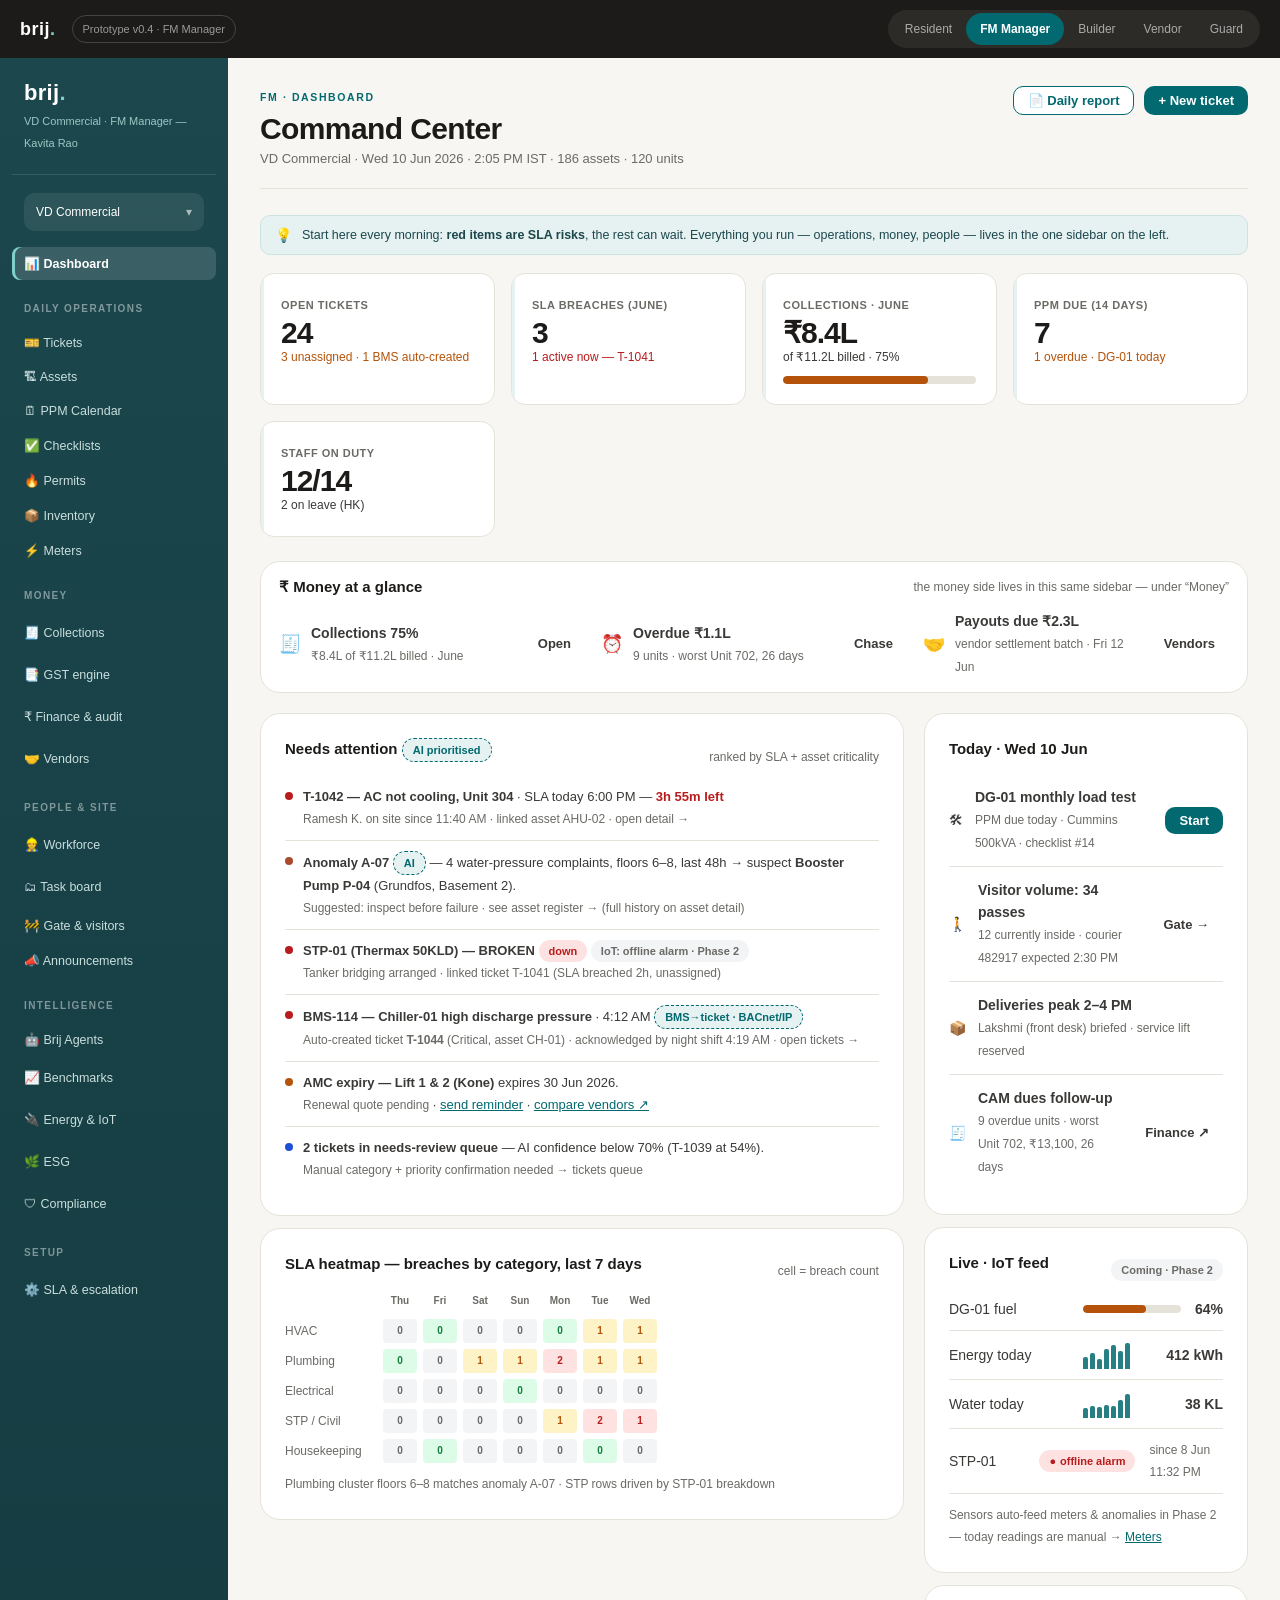
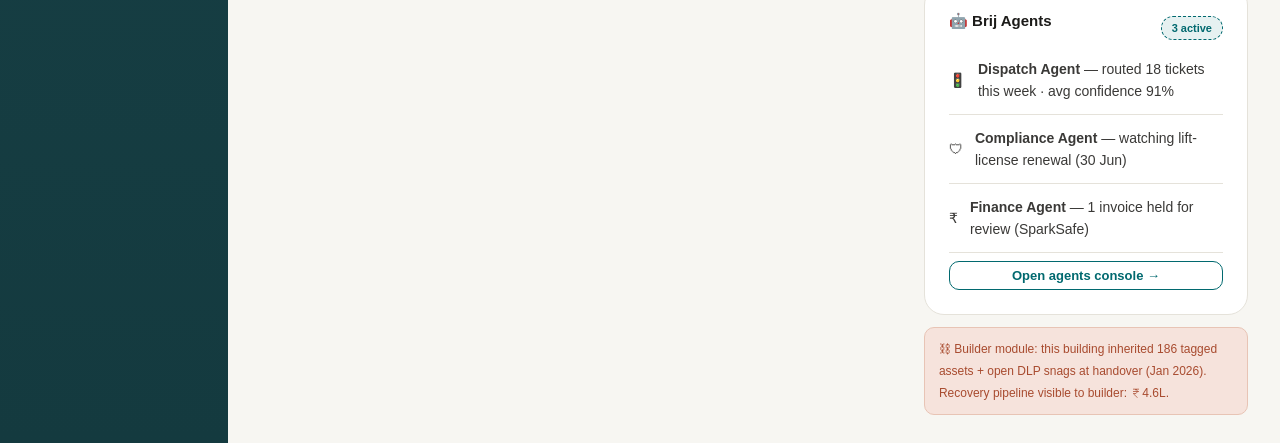
<file: fm.html>
<!DOCTYPE html>
<html lang="en">
<head>
<meta charset="UTF-8"><meta name="viewport" content="width=device-width, initial-scale=1.0">
<title>Brij — FM Manager</title>
<link rel="stylesheet" href="brij.css?v=6">
</head>
<body data-prefix="fm">
<button class="d-hamburger" onclick="document.querySelector('.sidebar').classList.toggle('open')" aria-label="Menu">☰</button>
<div class="proto-bar">
  <a class="proto-logo" href="index.html">brij<span>.</span></a>
  <div class="proto-tag proto-pill">Prototype v0.4 · FM Manager</div>
  <div class="role-links">
    <a href="resident.html">Resident</a>
    <a href="fm.html" class="active">FM Manager</a>
    <a href="builder.html">Builder</a>
    <a href="vendor.html">Vendor</a>
    <a href="guard.html">Guard</a>
  </div>
</div>

<div class="shell">
<nav class="sidebar">
  <div class="s-brand">brij<span style="color:#7FCFCB">.</span></div>
  <div class="s-building">VD Commercial · FM Manager — Kavita Rao</div>
  <div class="s-building-switch" onclick="toast('Building switcher opened — 3 buildings: VD Commercial (active), Reneev Heights, Aspen Medicity')">
    <span>VD Commercial</span> <span style="opacity:.6">▾</span>
  </div>
  <button id="fm-nav-dash" class="active" onclick="dGo('fm','dash','dash')">📊 Dashboard</button>
  <div class="s-section">Daily operations</div>
  <button id="fm-nav-tickets" onclick="dGo('fm','tickets','tickets')">🎫 Tickets</button>
  <button id="fm-nav-assets" onclick="dGo('fm','assets','assets')">🏗 Assets</button>
  <button id="fm-nav-ppm" onclick="dGo('fm','ppm','ppm')">🗓 PPM Calendar</button>
  <button id="fm-nav-checklist" onclick="dGo('fm','checklist','checklist')">✅ Checklists</button>
  <button id="fm-nav-ptw" onclick="dGo('fm','ptw','ptw')">🔥 Permits</button>
  <button id="fm-nav-inventory" onclick="dGo('fm','inventory','inventory')">📦 Inventory</button>
  <button id="fm-nav-meters" onclick="dGo('fm','meters','meters')">⚡ Meters</button>
  <div class="s-section">Money</div>
  <a class="s-link" href="fm-business.html#collections">🧾 Collections</a>
  <a class="s-link" href="fm-business.html#gst">📑 GST engine</a>
  <a class="s-link" href="fm-business.html#finance">₹ Finance &amp; audit</a>
  <a class="s-link" href="fm-business.html#vendors">🤝 Vendors</a>
  <div class="s-section">People &amp; site</div>
  <a class="s-link" href="fm-business.html#workforce">👷 Workforce</a>
  <a class="s-link" href="fm-business.html#taskboard">🗂 Task board</a>
  <button id="fm-nav-gate" onclick="dGo('fm','gate','gate')">🚧 Gate &amp; visitors</button>
  <button id="fm-nav-announce" onclick="dGo('fm','announce','announce')">📣 Announcements</button>
  <div class="s-section">Intelligence</div>
  <button id="fm-nav-agents" onclick="dGo('fm','agents','agents')">🤖 Brij Agents</button>
  <a class="s-link" href="fm-business.html#benchmark">📈 Benchmarks</a>
  <a class="s-link" href="fm-business.html#energy">🔌 Energy &amp; IoT</a>
  <a class="s-link" href="fm-business.html#esg">🌿 ESG</a>
  <a class="s-link" href="fm-business.html#compliance">🛡 Compliance</a>
  <div class="s-section">Setup</div>
  <a class="s-link" href="fm-business.html#settings">⚙️ SLA &amp; escalation</a>
</nav>

<main class="d-main">

<!-- ============================================================ 1. DASHBOARD -->
<div id="fm-dash" class="d-screen active">
  <div class="d-head">
    <div>
      <span class="eyebrow">FM · Dashboard</span>
      <h1>Command Center</h1>
      <div class="sub">VD Commercial · Wed 10 Jun 2026 · 2:05 PM IST · 186 assets · 120 units</div>
    </div>
    <div class="actions">
      <button class="btn secondary sm" onclick="toast('Daily ops report (PDF) queued — will be on WhatsApp in ~1 min')">📄 Daily report</button>
      <button class="btn primary sm" onclick="dGo('fm','tickets','tickets')">+ New ticket</button>
    </div>
  </div>

  <div class="intro-bar"><span class="ib-ico">💡</span><div>Start here every morning: <b>red items are SLA risks</b>, the rest can wait. Everything you run — operations, money, people — lives in the one sidebar on the left.</div></div>

  <div class="stat-grid">
    <div class="stat-card"><div class="s-label">Open tickets</div><div class="s-value">24</div><div class="s-delta warn">3 unassigned · 1 BMS auto-created</div></div>
    <div class="stat-card"><div class="s-label">SLA breaches (June)</div><div class="s-value">3</div><div class="s-delta down">1 active now — T-1041</div></div>
    <div class="stat-card"><div class="s-label">Collections · June</div><div class="s-value">₹8.4L</div><div class="s-delta">of ₹11.2L billed · 75%</div>
      <div class="prog warn" style="margin-top:8px"><div style="width:75%"></div></div></div>
    <div class="stat-card"><div class="s-label">PPM due (14 days)</div><div class="s-value">7</div><div class="s-delta warn">1 overdue · DG-01 today</div></div>
    <div class="stat-card"><div class="s-label">Staff on duty</div><div class="s-value">12/14</div><div class="s-delta">2 on leave (HK)</div></div>
  </div>

  <div class="card" style="margin-bottom:20px;padding:14px 18px">
    <div class="row between" style="flex-wrap:wrap;gap:8px">
      <h3 class="panel-title" style="margin-bottom:0">₹ Money at a glance</h3>
      <span class="muted">the money side lives in this same sidebar — under “Money”</span>
    </div>
    <div class="three-col" style="margin-top:12px">
      <div class="row" style="gap:10px;align-items:center">
        <span style="font-size:18px">🧾</span>
        <div style="flex:1"><b>Collections 75%</b><br><span class="muted">₹8.4L of ₹11.2L billed · June</span></div>
        <a class="btn ghost sm" href="fm-business.html#collections">Open</a>
      </div>
      <div class="row" style="gap:10px;align-items:center">
        <span style="font-size:18px">⏰</span>
        <div style="flex:1"><b>Overdue ₹1.1L</b><br><span class="muted">9 units · worst Unit 702, 26 days</span></div>
        <a class="btn ghost sm" href="fm-business.html#collections">Chase</a>
      </div>
      <div class="row" style="gap:10px;align-items:center">
        <span style="font-size:18px">🤝</span>
        <div style="flex:1"><b>Payouts due ₹2.3L</b><br><span class="muted">vendor settlement batch · Fri 12 Jun</span></div>
        <a class="btn ghost sm" href="fm-business.html#vendors">Vendors</a>
      </div>
    </div>
  </div>

  <div class="two-col">
    <div class="stack">
      <div class="card">
        <div class="row between"><h3 class="panel-title">Needs attention <span class="badge ai">AI prioritised</span></h3><span class="muted">ranked by SLA + asset criticality</span></div>
        <div class="alert-row" style="cursor:pointer" onclick="dGo('fm','ticket-detail','tickets')">
          <span class="alert-dot" style="background:var(--danger)"></span>
          <div><b>T-1042 — AC not cooling, Unit 304</b> · SLA today 6:00 PM — <span style="color:var(--danger);font-weight:700">3h 55m left</span><br>
          <span class="muted">Ramesh K. on site since 11:40 AM · linked asset AHU-02 · open detail →</span></div>
        </div>
        <div class="alert-row" style="cursor:pointer" onclick="dGo('fm','assets','assets')">
          <span class="alert-dot" style="background:var(--terra)"></span>
          <div><b>Anomaly A-07 <span class="badge ai">AI</span></b> — 4 water-pressure complaints, floors 6–8, last 48h → suspect <b>Booster Pump P-04</b> (Grundfos, Basement 2).<br>
          <span class="muted">Suggested: inspect before failure · see asset register → (full history on asset detail)</span></div>
        </div>
        <div class="alert-row" style="cursor:pointer" onclick="dGo('fm','assets','assets')">
          <span class="alert-dot" style="background:var(--danger)"></span>
          <div><b>STP-01 (Thermax 50KLD) — BROKEN</b> <span class="badge critical">down</span> <span class="badge neutral">IoT: offline alarm · Phase 2</span><br>
          <span class="muted">Tanker bridging arranged · linked ticket T-1041 (SLA breached 2h, unassigned)</span></div>
        </div>
        <div class="alert-row" style="cursor:pointer" onclick="dGo('fm','tickets','tickets')">
          <span class="alert-dot" style="background:var(--danger)"></span>
          <div><b>BMS-114 — Chiller-01 high discharge pressure</b> · 4:12 AM <span class="badge ai">BMS→ticket · BACnet/IP</span><br>
          <span class="muted">Auto-created ticket <b>T-1044</b> (Critical, asset CH-01) · acknowledged by night shift 4:19 AM · open tickets →</span></div>
        </div>
        <div class="alert-row">
          <span class="alert-dot" style="background:var(--warning)"></span>
          <div><b>AMC expiry — Lift 1 &amp; 2 (Kone)</b> expires 30 Jun 2026.<br>
          <span class="muted">Renewal quote pending</span> · <a href="#" onclick="event.preventDefault();toast('Renewal reminder sent to Kone account manager · quote follow-up logged')">send reminder</a> · <a href="fm-business.html#vendors">compare vendors ↗</a></div>
        </div>
        <div class="alert-row" style="cursor:pointer" onclick="dGo('fm','tickets','tickets')">
          <span class="alert-dot" style="background:var(--info)"></span>
          <div><b>2 tickets in needs-review queue</b> — AI confidence below 70% (T-1039 at 54%).<br>
          <span class="muted">Manual category + priority confirmation needed → tickets queue</span></div>
        </div>
      </div>

      <div class="card">
        <div class="row between"><h3 class="panel-title">SLA heatmap — breaches by category, last 7 days</h3><span class="muted">cell = breach count</span></div>
        <div class="stack" style="gap:6px">
          <div class="row" style="gap:6px"><span class="muted" style="width:92px"></span>
            <span class="heat h0" style="background:transparent">Thu</span><span class="heat h0" style="background:transparent">Fri</span><span class="heat h0" style="background:transparent">Sat</span><span class="heat h0" style="background:transparent">Sun</span><span class="heat h0" style="background:transparent">Mon</span><span class="heat h0" style="background:transparent">Tue</span><span class="heat h0" style="background:transparent">Wed</span></div>
          <div class="row" style="gap:6px"><span class="muted" style="width:92px">HVAC</span><span class="heat h0">0</span><span class="heat h1">0</span><span class="heat h0">0</span><span class="heat h0">0</span><span class="heat h1">0</span><span class="heat h2">1</span><span class="heat h2">1</span></div>
          <div class="row" style="gap:6px"><span class="muted" style="width:92px">Plumbing</span><span class="heat h1">0</span><span class="heat h0">0</span><span class="heat h2">1</span><span class="heat h2">1</span><span class="heat h3">2</span><span class="heat h2">1</span><span class="heat h2">1</span></div>
          <div class="row" style="gap:6px"><span class="muted" style="width:92px">Electrical</span><span class="heat h0">0</span><span class="heat h0">0</span><span class="heat h0">0</span><span class="heat h1">0</span><span class="heat h0">0</span><span class="heat h0">0</span><span class="heat h0">0</span></div>
          <div class="row" style="gap:6px"><span class="muted" style="width:92px">STP / Civil</span><span class="heat h0">0</span><span class="heat h0">0</span><span class="heat h0">0</span><span class="heat h0">0</span><span class="heat h2">1</span><span class="heat h3">2</span><span class="heat h3">1</span></div>
          <div class="row" style="gap:6px"><span class="muted" style="width:92px">Housekeeping</span><span class="heat h0">0</span><span class="heat h1">0</span><span class="heat h0">0</span><span class="heat h0">0</span><span class="heat h0">0</span><span class="heat h1">0</span><span class="heat h0">0</span></div>
        </div>
        <div class="muted" style="margin-top:10px">Plumbing cluster floors 6–8 matches anomaly A-07 · STP rows driven by STP-01 breakdown</div>
      </div>
    </div>

    <div class="stack">
      <div class="card">
        <h3 class="panel-title">Today · Wed 10 Jun</h3>
        <div class="list-row"><span>🛠</span><div style="flex:1"><b>DG-01 monthly load test</b><br><span class="muted">PPM due today · Cummins 500kVA · checklist #14</span></div><button class="btn primary sm" onclick="dGo('fm','checklist','checklist')">Start</button></div>
        <div class="list-row"><span>🚶</span><div style="flex:1"><b>Visitor volume: 34 passes</b><br><span class="muted">12 currently inside · courier 482917 expected 2:30 PM</span></div><button class="btn ghost sm" onclick="dGo('fm','gate','gate')">Gate →</button></div>
        <div class="list-row"><span>📦</span><div style="flex:1"><b>Deliveries peak 2–4 PM</b><br><span class="muted">Lakshmi (front desk) briefed · service lift reserved</span></div></div>
        <div class="list-row"><span>🧾</span><div style="flex:1"><b>CAM dues follow-up</b><br><span class="muted">9 overdue units · worst Unit 702, ₹13,100, 26 days</span></div><a class="btn ghost sm" href="fm-business.html#finance">Finance ↗</a></div>
      </div>

      <div class="card">
        <div class="row between"><h3 class="panel-title">Live · IoT feed</h3><span class="badge neutral">Coming · Phase 2</span></div>
        <div class="meter-row"><span style="width:120px">DG-01 fuel</span><div class="prog warn" style="flex:1"><div style="width:64%"></div></div><b>64%</b></div>
        <div class="meter-row"><span style="width:120px">Energy today</span><span class="spark"><i style="height:12px"></i><i style="height:16px"></i><i style="height:10px"></i><i style="height:20px"></i><i style="height:24px"></i><i style="height:18px"></i><i style="height:26px"></i></span><b style="margin-left:auto">412 kWh</b></div>
        <div class="meter-row"><span style="width:120px">Water today</span><span class="spark"><i style="height:10px"></i><i style="height:12px"></i><i style="height:11px"></i><i style="height:13px"></i><i style="height:12px"></i><i style="height:18px"></i><i style="height:24px"></i></span><b style="margin-left:auto">38 KL</b></div>
        <div class="meter-row"><span style="width:120px">STP-01</span><span class="badge live">offline alarm</span><span class="muted" style="margin-left:auto">since 8 Jun 11:32 PM</span></div>
        <div class="muted" style="margin-top:10px">Sensors auto-feed meters &amp; anomalies in Phase 2 — today readings are manual → <a href="#" onclick="event.preventDefault();dGo('fm','meters','meters')">Meters</a></div>
      </div>

      <div class="card">
        <div class="row between"><h3 class="panel-title">🤖 Brij Agents</h3><span class="badge ai">3 active</span></div>
        <div class="list-row"><span>🚦</span><div style="flex:1"><b>Dispatch Agent</b> — routed 18 tickets this week · avg confidence 91%</div></div>
        <div class="list-row"><span>🛡</span><div style="flex:1"><b>Compliance Agent</b> — watching lift-license renewal (30 Jun)</div></div>
        <div class="list-row"><span>₹</span><div style="flex:1"><b>Finance Agent</b> — 1 invoice held for review (SparkSafe)</div></div>
        <button class="btn secondary sm block" style="margin-top:8px" onclick="dGo('fm','agents','agents')">Open agents console →</button>
      </div>

      <div class="crosslink">⛓ Builder module: this building inherited 186 tagged assets + open DLP snags at handover (Jan 2026). Recovery pipeline visible to builder: ₹4.6L.</div>
    </div>
  </div>
</div>

<!-- ============================================================ 2. TICKETS -->
<div id="fm-tickets" class="d-screen">
  <div class="d-head">
    <div><span class="eyebrow">FM · Daily operations</span><h1>Tickets</h1><div class="sub">24 open · 3 unassigned · 1 active SLA breach · auto-triaged by AI on intake · 1 auto-created from BMS</div></div>
    <div class="actions">
      <button class="btn secondary sm" onclick="toast('CSV export queued — 24 open + 148 closed tickets, June 2026')">⬇ Export</button>
      <button class="btn primary sm" onclick="toast('Manual ticket form opened — phone/walk-in intake (prototype)')">+ New ticket</button>
    </div>
  </div>

  <div class="intro-bar"><span class="ib-ico">💡</span><div>Every complaint lands here, already categorised by AI. Work top-down: <b>unassigned and SLA-risk first</b> — assign or escalate in two clicks.</div></div>

  <div class="row between" style="margin-bottom:14px;flex-wrap:wrap;gap:10px">
    <div class="filter-chips">
      <span class="chip on" onclick="toggleChip(this)">All open</span>
      <span class="chip" onclick="toggleChip(this)">Unassigned (3)</span>
      <span class="chip" onclick="toggleChip(this)">SLA risk (2)</span>
      <span class="chip" onclick="toggleChip(this)">Needs review (2)</span>
      <span class="chip" onclick="toggleChip(this)">HVAC</span>
      <span class="chip" onclick="toggleChip(this)">Plumbing</span>
      <span class="chip" onclick="toggleChip(this)">Electrical</span>
      <span class="chip" onclick="toggleChip(this)">With vendor</span>
    </div>
    <div class="row">
      <span class="muted">2 selected:</span>
      <button class="btn secondary sm" onclick="toast('2 tickets assigned to Imran (electrician) · WhatsApp job cards sent')">Assign</button>
      <button class="btn secondary sm" onclick="toast('Escalated to UrbanServe city ops head · SLA clock annotated')">Escalate</button>
    </div>
  </div>

  <table class="dt">
    <tr><th></th><th>ID</th><th>Issue</th><th>Location</th><th>Category</th><th>Priority</th><th>SLA</th><th>Assignee</th><th>Status</th></tr>
    <tr>
      <td><input type="checkbox" style="width:auto"></td>
      <td><b>T-1044</b></td><td>Chiller-01 high discharge pressure <span class="badge ai">auto-created · BMS-114 · BACnet/IP</span></td><td>Plant room · CH-01</td><td>HVAC</td><td><span class="badge critical">Critical</span></td>
      <td>Today 12:12 PM</td><td>Night shift · acked 4:19 AM</td><td><span class="badge open">open</span></td></tr>
    <tr class="clickable" onclick="dGo('fm','ticket-detail','tickets')">
      <td><input type="checkbox" checked style="width:auto" onclick="event.stopPropagation()"></td>
      <td><b>T-1042</b></td><td>AC not cooling · 2 photos</td><td>Unit 304</td><td>HVAC <span class="badge ai">AI 92%</span></td><td><span class="badge high">High</span></td>
      <td style="color:var(--danger);font-weight:700">Today 6:00 PM · 3h 55m</td><td>Ramesh K.</td><td><span class="badge progress">in progress</span></td></tr>
    <tr>
      <td><input type="checkbox" checked style="width:auto"></td>
      <td><b>T-1041</b></td><td>Foul smell near STP</td><td>Basement 2</td><td>STP <span class="badge ai">AI 88%</span></td><td><span class="badge critical">Critical</span></td>
      <td><span class="badge breach">breached 2h</span></td><td style="color:var(--danger)">Unassigned</td>
      <td><button class="btn primary sm" onclick="toast('T-1041 assigned to Meena (HK sup.) + STP vendor ping · SLA breach already logged to MIS')">Assign now</button></td></tr>
    <tr>
      <td><input type="checkbox" style="width:auto"></td>
      <td><b>T-1040</b></td><td>Low water pressure <span class="muted">· with vendor VJ-388</span></td><td>Unit 702</td><td>Plumbing</td><td><span class="badge medium">Medium</span></td>
      <td>11 Jun 6:00 PM</td><td>AquaServ Solutions</td><td><span class="badge assigned">vendor accepted · tmrw 10 AM</span></td></tr>
    <tr>
      <td><input type="checkbox" style="width:auto"></td>
      <td><b>T-1039</b></td><td>Strange noise sometimes</td><td>Unit 511</td><td><span class="badge ai">AI 54% — review</span></td><td>—</td>
      <td>paused</td><td>—</td>
      <td><button class="btn secondary sm" onclick="toast('Categorised: General → maintenance · Low · SLA clock started (48h) · AI feedback recorded')">Review</button></td></tr>
    <tr>
      <td><input type="checkbox" style="width:auto"></td>
      <td><b>T-1038</b></td><td>Corridor light flickering</td><td>3rd floor</td><td>Electrical</td><td><span class="badge low">Low</span></td>
      <td>12 Jun 6:00 PM</td><td>Imran (in-house)</td><td><span class="badge assigned">assigned</span></td></tr>
    <tr>
      <td><input type="checkbox" style="width:auto"></td>
      <td><b>T-1037</b></td><td>Basement parking seepage spot</td><td>Basement 1</td><td>Civil <span class="badge ai">AI 81%</span></td><td><span class="badge low">Low</span></td>
      <td>13 Jun</td><td>Meena (HK)</td><td><span class="badge open">open</span></td></tr>
    <tr>
      <td><input type="checkbox" style="width:auto"></td>
      <td><b>T-1036</b></td><td>Visitor lift door sensor slow</td><td>Lift 2, lobby</td><td>Lifts</td><td><span class="badge medium">Medium</span></td>
      <td>12 Jun</td><td>Kone (AMC)</td><td><span class="badge open">AMC call logged</span></td></tr>
  </table>
  <div class="muted" style="margin-top:10px">Note: T-1040 is already with vendor — billing &amp; payout for VJ-388 run under Money → <a href="fm-business.html#vendors">Vendors ↗</a> · showing 8 of 24 open</div>
</div>

<!-- ============================================================ 3. TICKET DETAIL -->
<div id="fm-ticket-detail" class="d-screen">
  <div class="d-head">
    <button class="back-btn" onclick="dGo('fm','tickets','tickets')">←</button>
    <div>
      <span class="eyebrow">FM · Daily operations</span>
      <h1>T-1042 — AC not cooling, Unit 304</h1>
      <div class="sub">Raised by Rohan Mehta · 9 Jun 2026, 9:12 AM · via app · 2 photos · <span class="badge progress">in progress</span> <span class="badge high">High</span></div>
    </div>
    <div class="actions">
      <button class="btn secondary sm" onclick="addNote()">+ Add note</button>
      <button class="btn secondary sm" onclick="toast('vendor_job spawned → CoolTech HVAC (4.4★) · quote request sent · payment will settle via Razorpay Route escrow on resident sign-off')">Route to vendor</button>
      <button class="btn danger sm" onclick="toast('Escalated to Kavita Rao + UrbanServe city ops · SLA timer flagged amber→red')">Escalate</button>
    </div>
  </div>

  <div class="two-col">
    <div class="stack">
      <div class="ai-panel">
        <div class="row between"><b>🤖 AI triage</b><span class="badge ai">confidence 92%</span></div>
        <div style="margin:8px 0">Category <b>HVAC</b> · Priority <b>High</b> · Linked asset <a href="#" onclick="event.preventDefault();dGo('fm','asset-detail','assets')"><b>AHU-02</b> →</a></div>
        <div class="muted">Why: photos show iced vent fins + "not cooling since morning" text; Unit 304 sits in AHU-02's served zone (301–312); similar pattern in 3 historical tickets.</div>
        <details class="ai-similar">
          <summary>3 similar resolved tickets ↓</summary>
          <ul>
            <li>
              <b>T-0987</b> · AC weak in Unit 408 · 12 May 2026 · AHU-02 · resolved in 2h 40m by Ramesh K. · root cause: <b>low refrigerant</b> · ₹2,200 parts
            </li>
            <li>
              <b>T-0941</b> · AC noisy in Unit 311 · 3 Apr 2026 · AHU-02 · resolved in 5h 10m by CoolTech HVAC · root cause: <b>blower belt</b> · ₹3,800 parts
            </li>
            <li>
              <b>T-0902</b> · Unit 305 hot · 18 Mar 2026 · AHU-02 · resolved in 1h 20m by Ramesh K. · root cause: <b>clogged filter</b> · ₹900 parts
            </li>
          </ul>
          <div class="muted" style="margin-top:8px">Pattern detected by Brij Agent · last refit 22 May 2026 missed the refrigerant top-up cycle — suggested PPM update logged → <a href="#" onclick="event.preventDefault();toast('PPM schedule update proposal added to AHU-02 — Kavita Rao to approve')">review PPM update →</a></div>
        </details>
        <div class="row" style="margin-top:10px">
          <button class="btn primary sm" onclick="toast('AI triage accepted · routing &amp; SLA unchanged')">Accept</button>
          <button class="btn ghost sm" style="color:var(--ink-500);text-decoration:underline" onclick="toast('Override panel opened — manual category/priority · AI feedback loop recorded · model retraining flagged')">Override</button>
        </div>
      </div>

      <div class="card">
        <h3 class="panel-title">Timeline</h3>
        <ul class="timeline">
          <li><div class="t-title">Ticket raised via resident app — 2 photos attached</div><div class="t-meta">9 Jun, 9:12 AM · Rohan Mehta, Unit 304</div></li>
          <li><div class="t-title">AI triage: HVAC · High · linked AHU-02 · SLA set (resolve by 10 Jun 6:00 PM)</div><div class="t-meta">9 Jun, 9:12 AM · automatic</div></li>
          <li><div class="t-title">Assigned to Ramesh K. (in-house HVAC technician)</div><div class="t-meta">9 Jun, 9:40 AM · by Kavita Rao</div></li>
          <li class="t-note">
            <div class="t-title">📝 Internal note — Kavita Rao</div>
            <div class="t-meta">9 Jun, 9:45 AM · visible to FM team only</div>
            <div class="t-body">Ramesh, check refrigerant pressure first — third unit-304-line ticket in 3 months. If low again, flag CoolTech AMC scope.</div>
          </li>
          <li><div class="t-title">Technician on site — initial inspection, gas pressure low</div><div class="t-meta">9 Jun, 11:40 AM · Ramesh K., QR check-in at AHU-02</div></li>
          <li class="t-note">
            <div class="t-title">📝 Internal note — Ramesh K.</div>
            <div class="t-meta">9 Jun, 11:55 AM · visible to FM team only</div>
            <div class="t-body">Confirmed low refrigerant. Drawing 2 filters from stores. Topping up R-410A 800g. Will retest at 1 PM.</div>
          </li>
          <li><div class="t-title">2× AHU filters drawn from stores against this ticket</div><div class="t-meta">10 Jun, 10:55 AM · <a href="#" onclick="event.preventDefault();dGo('fm','inventory','inventory')">inventory log →</a></div></li>
          <li class="future"><div class="t-title">Resolve &amp; resident sign-off — SLA 6:00 PM today</div><div class="t-meta">3h 55m remaining</div></li>
        </ul>
      </div>

      <div class="crosslink">⛓ Builder module — asset history: AHU-02 had DLP snag <b>SNG-218</b> ("condensate drain slope incorrect", Mar 2026) fixed by subcontractor Aircon Systems, <b>₹18,000 recovered</b>. Ramesh can see this without calling anyone. <a href="builder.html#snags" style="color:var(--terra);font-weight:700">View in Builder ↗</a></div>
    </div>

    <div class="stack">
      <div class="card">
        <h3 class="panel-title">Details</h3>
        <dl class="kv">
          <dt>SLA</dt>
          <dd id="slaCountdown" style="color:var(--danger);font-weight:700">Today 6:00 PM · <span class="sla-remaining">3h 55m left</span></dd>
          <dt>Unit / zone</dt><dd>304 · 3rd floor · AHU-02 zone</dd>
          <dt>Raised by</dt><dd>Rohan Mehta · <span class="phone-masked" onclick="navigator.clipboard.writeText('+919812312304');toast('Phone copied — +91 98123 12304')">+91 98XXX 12304 📋</span></dd>
          <dt>Channel</dt><dd>Resident app</dd>
          <dt>Assignee</dt><dd>Ramesh K. (in-house HVAC)</dd>
          <dt>Asset</dt><dd><a href="#" onclick="event.preventDefault();dGo('fm','asset-detail','assets')">AHU-02 · QR #BRJ-A-0042 →</a></dd>
          <dt>Photos</dt>
          <dd>
            <!-- TODO: arvind to add real photos at /assets/img/t1042-photo-1.jpg (iced AHU vent fins) and /assets/img/t1042-photo-2.jpg (cooling coil close-up), then swap the spans below for <img class="ticket-photo" src=...> per spec -->
            <div class="photo-strip">
              <span class="photo-stub" role="img" aria-label="AHU vent fins" onclick="toast('Photo opened — iced vent fins clearly visible · taken 9 Jun 9:11 AM by Rohan Mehta')">🖼</span>
              <span class="photo-stub" role="img" aria-label="Cooling coil" onclick="toast('Photo opened — cooling coil close-up · low refrigerant pattern')">🖼</span>
            </div>
          </dd>
        </dl>
      </div>
      <div class="card">
        <div class="row between"><h3 class="panel-title">Work-order costing</h3><span class="badge danger">+21% variance — approval required</span></div>
        <div class="cost-breakdown">
          <div class="cost-row"><span>Labour · Ramesh K. · 2h × ₹450</span><b>₹900</b></div>
          <div class="cost-row"><span>AHU filter × 2</span><b>₹1,800</b></div>
          <div class="cost-row"><span>Refrigerant R-410A top-up · 800g</span><b>₹2,400</b></div>
          <div class="cost-row total"><span>Total</span><b>₹5,100</b></div>
          <div class="cost-bench">
            <div class="cost-bench-bar">
              <div class="cost-bench-actual" style="width:60%"></div>
              <div class="cost-bench-mark" style="left:49%"></div>
            </div>
            <div class="cost-bench-labels"><span>Benchmark ₹4,200</span><span>Actual ₹5,100 (+21%)</span></div>
          </div>
        </div>
        <div class="row" style="margin-top:10px">
          <button class="btn primary sm" onclick="toast('Work-order cost ₹5,100 approved by Kavita Rao · +21% variance logged to MIS · audit_log entry written')">Approve ₹5,100 (+21% over benchmark)</button>
        </div>
        <div class="muted" style="margin-top:8px">Parts auto-deduct from inventory — 2× AHU filters already drawn against this ticket → <a href="#" onclick="event.preventDefault();dGo('fm','inventory','inventory')">inventory log →</a></div>
      </div>
      <div class="card esg-card">
        <h3 class="panel-title">🌱 ESG impact</h3>
        <dl class="kv">
          <dt>Energy wasted</dt><dd><b>47 kWh</b> during incident window</dd>
          <dt>Cost @ ₹6.50/kWh</dt><dd>₹305</dd>
          <dt>CO₂e</dt><dd>33 kg · rolling to Q2 ESG report</dd>
        </dl>
        <div class="muted" style="margin-top:6px">Auto-flows into VD Commercial ESG dashboard · LEED operational data row updated.</div>
      </div>
      <div class="card">
        <h3 class="panel-title">Message resident</h3>
        <button class="btn wa block" onclick="toast('WhatsApp update sent to Rohan Mehta: technician on site, ETA fix 5 PM')">WhatsApp update</button>
        <div class="muted" style="margin-top:8px">Last read by resident: today 1:48 PM</div>
      </div>
      <div class="muted">Annotation: routing to a vendor spawns a vendor_job (see VJ-388 on T-1040); money flows through Money → Finance &amp; audit.</div>
    </div>
  </div>
</div>

<!-- ============================================================ 4. ASSETS -->
<div id="fm-assets" class="d-screen">
  <div class="d-head">
    <div><span class="eyebrow">FM · Daily operations</span><h1>Asset Register</h1><div class="sub">186 assets · QR-tagged at handover from Builder module · VD Commercial</div></div>
    <div class="actions">
      <button class="btn secondary sm" onclick="toast('Bulk CSV import wizard opened — column mapping remembered from last import (Aspen Medicity)')">⬆ Bulk CSV import</button>
      <button class="btn secondary sm" onclick="toast('QR sheet (A4, 24-up) queued for 186 assets · PDF in downloads')">🖨 Print QR codes</button>
    </div>
  </div>

  <div class="intro-bar"><span class="ib-ico">💡</span><div>Every machine in the building, QR-tagged, with its full history since construction. <b>Scanning a QR on site opens the same record</b> a technician sees here.</div></div>

  <div class="filter-chips" style="margin-bottom:14px">
    <span class="chip on" onclick="toggleChip(this)">All</span>
    <span class="chip" onclick="toggleChip(this)">HVAC</span>
    <span class="chip" onclick="toggleChip(this)">Electrical / DG</span>
    <span class="chip" onclick="toggleChip(this)">Plumbing / Pumps</span>
    <span class="chip" onclick="toggleChip(this)">Fire &amp; safety</span>
    <span class="chip" onclick="toggleChip(this)">Lifts</span>
    <span class="chip" onclick="toggleChip(this)">STP / WTP</span>
    <span class="chip" onclick="toggleChip(this)">PPM due (7)</span>
  </div>

  <table class="dt">
    <tr><th>Tag</th><th>Asset</th><th>Make</th><th>Location</th><th>AMC / Warranty</th><th>Next PPM</th><th>Health</th></tr>
    <tr class="clickable" onclick="dGo('fm','asset-detail','assets')">
      <td><b>AHU-02</b></td><td>Air Handling Unit · 12,000 CFM</td><td>Daikin D-AHU Modular</td><td>3rd-floor plant room</td><td>Warranty to Mar 2027</td><td>22 Jun 2026</td>
      <td><span class="badge open">open ticket T-1042</span></td></tr>
    <tr>
      <td><b>LIFT-01</b></td><td>Passenger lift 1 (+ Lift 2)</td><td>Kone</td><td>Core, lobby</td><td><span class="badge medium">AMC expires 30 Jun</span></td><td>1 Jul 2026</td>
      <td><span class="badge done">ok</span></td></tr>
    <tr>
      <td><b>DG-01</b></td><td>Diesel generator 500kVA</td><td>Cummins</td><td>Basement 2, DG yard</td><td>AMC to Jan 2027</td><td><span style="color:var(--warning);font-weight:700">Today — load test</span></td>
      <td><button class="btn primary sm" onclick="event.stopPropagation();dGo('fm','checklist','checklist')">Start checklist</button></td></tr>
    <tr>
      <td><b>P-04</b></td><td>Booster pump, floors 6–8</td><td>Grundfos</td><td>Basement 2, pump room</td><td>Warranty to Jan 2028</td><td>20 Jun 2026</td>
      <td><span class="badge ai">anomaly A-07</span> <button class="btn secondary sm" onclick="event.stopPropagation();toast('Inspection work order WO-0610 created for P-04 · assigned Ramesh K., tomorrow 9 AM')">Inspect</button></td></tr>
    <tr>
      <td><b>FP-01</b></td><td>Fire alarm panel + hydrant system</td><td>Honeywell</td><td>Ground, fire control room</td><td>AMC to Dec 2026</td><td>18 Jun 2026</td>
      <td><span class="badge done">ok · Form-A current</span></td></tr>
    <tr>
      <td><b>STP-01</b></td><td>Sewage treatment plant 50KLD</td><td>Thermax</td><td>Basement 2</td><td>AMC to Oct 2026</td><td>15 Jun 2026</td>
      <td><span class="badge critical">BROKEN</span> <span class="badge neutral">IoT offline · Ph 2</span></td></tr>
    <tr>
      <td><b>WTP-01</b></td><td>Water treatment plant</td><td>Ion Exchange</td><td>Basement 2</td><td>AMC to Oct 2026</td><td>25 Jun 2026</td>
      <td><span class="badge done">ok</span></td></tr>
  </table>
  <div class="muted" style="margin-top:10px">Showing 7 of 186 · every asset carries its Builder-module DLP history forward — no re-survey at handover.</div>
</div>

<!-- ============================================================ 5. ASSET DETAIL -->
<div id="fm-asset-detail" class="d-screen">
  <div class="d-head">
    <button class="back-btn" onclick="dGo('fm','assets','assets')">←</button>
    <div>
      <span class="eyebrow">FM · Daily operations</span>
      <h1>AHU-02 — Air Handling Unit</h1>
      <div class="sub">QR #BRJ-A-0042 · 3rd-floor plant room · serves units 301–312 · <span class="badge open">open ticket T-1042</span></div>
    </div>
    <div class="actions">
      <button class="btn secondary sm" onclick="toast('QR label re-print queued (lamination-grade)')">🖨 QR label</button>
      <button class="btn primary sm" onclick="toast('Ad-hoc work order created on AHU-02 · pick checklist or free-form')">+ Work order</button>
    </div>
  </div>

  <div class="two-col">
    <div class="stack">
      <div class="card">
        <h3 class="panel-title">History — single thread since construction</h3>
        <ul class="timeline">
          <li><div class="t-title">Ticket T-1042 linked — "AC not cooling, Unit 304"</div><div class="t-meta">9 Jun 2026 · in progress · <a href="#" onclick="event.preventDefault();dGo('fm','ticket-detail','tickets')">open ticket →</a></div></li>
          <li><div class="t-title">PPM completed — monthly checklist · filters cleaned, belts checked</div><div class="t-meta">22 May 2026 · Ramesh K. · all steps passed</div></li>
          <li><div class="t-title">PPM completed — monthly checklist</div><div class="t-meta">22 Apr 2026 · Ramesh K.</div></li>
          <li class="terra"><div class="t-title">SNG-218 — DLP snag: condensate drain slope incorrect <span class="badge terra">inherited from Builder module</span></div><div class="t-meta">Mar 2026 · raised via FM escalation · fixed by Aircon Systems · accepted · ₹18,000 recovered from subcontractor</div></li>
          <li><div class="t-title">Commissioned, QR-tagged &amp; handed over to UrbanServe</div><div class="t-meta">15 Jan 2026 · Reneev Developers · test reports attached</div></li>
        </ul>
      </div>
      <div class="crosslink">⛓ The moat: this history began in the <b>Builder module</b> — snag SNG-218, its subcontractor (Aircon Systems) and the ₹18,000 recovery carried over at handover with zero re-entry. Technicians see construction-era defects before opening the panel.</div>
    </div>

    <div class="stack">
      <div class="card">
        <h3 class="panel-title">Specifications</h3>
        <dl class="kv">
          <dt>Make / model</dt><dd>Daikin D-AHU Modular</dd>
          <dt>Capacity</dt><dd>12,000 CFM</dd>
          <dt>Location</dt><dd>3rd-floor plant room</dd>
          <dt>Serves</dt><dd>Units 301–312</dd>
          <dt>Installed</dt><dd>Jan 2026</dd>
          <dt>Warranty</dt><dd>to Mar 2027 (Daikin)</dd>
          <dt>Book value</dt><dd>₹8.2L</dd>
          <dt>Criticality</dt><dd><span class="badge high">High</span> — 12 units affected</dd>
        </dl>
      </div>
      <div class="card">
        <h3 class="panel-title">PPM schedule</h3>
        <dl class="kv">
          <dt>Frequency</dt><dd>Monthly</dd>
          <dt>Last done</dt><dd>22 May 2026 ✓</dd>
          <dt>Next due</dt><dd>22 Jun 2026 · <a href="#" onclick="event.preventDefault();dGo('fm','ppm','ppm')">on calendar →</a></dd>
          <dt>Checklist</dt><dd>#08 — AHU monthly (11 steps)</dd>
        </dl>
      </div>
      <div class="card">
        <h3 class="panel-title">Documents</h3>
        <div class="list-row"><span>📄</span><div style="flex:1">O&amp;M manual (Daikin)</div><button class="btn ghost sm" onclick="toast('Opening O&amp;M manual PDF · 4.2 MB')">View</button></div>
        <div class="list-row"><span>📄</span><div style="flex:1">Warranty card · to Mar 2027</div><button class="btn ghost sm" onclick="toast('Opening warranty card scan')">View</button></div>
        <div class="list-row"><span>📄</span><div style="flex:1">Commissioning report — Jan 2026</div><button class="btn ghost sm" onclick="toast('Opening commissioning report · inherited from Builder module')">View</button></div>
      </div>
    </div>
  </div>
</div>

<!-- ============================================================ 6. PPM CALENDAR -->
<div id="fm-ppm" class="d-screen">
  <div class="d-head">
    <div><span class="eyebrow">FM · Daily operations</span><h1>PPM Calendar</h1><div class="sub">52-week planned preventive maintenance · 186 assets · auto-generated from asset register</div></div>
    <div class="actions">
      <button class="btn secondary sm" onclick="toast('52-week PPM plan exported (XLSX) — auditor format')">⬇ Export plan</button>
      <button class="btn primary sm" onclick="toast('New PPM rule wizard — pick asset, frequency, checklist')">+ PPM rule</button>
    </div>
  </div>

  <div class="intro-bar"><span class="ib-ico">💡</span><div>Planned maintenance for the whole year, one month at a time. <b>Amber = due now, red = overdue</b> — click any pill to assign or open its checklist.</div></div>

  <div class="tabbar">
    <button class="active" onclick="setTab(this,'fm-ppm-month')">Month</button>
    <button onclick="setTab(this,'fm-ppm-list')">List · next 14 days</button>
    <button onclick="setTab(this,'fm-ppm-asset')">By asset</button>
  </div>

  <div id="fm-ppm-month" class="tabpane active">
    <div class="row between" style="margin-bottom:12px">
      <h3 style="font-size:17px">June 2026</h3>
      <div class="row"><button class="btn ghost sm" onclick="toast('Showing May 2026 (prototype: static month)')">‹ May</button><button class="btn ghost sm" onclick="toast('Showing July 2026 (prototype: static month)')">Jul ›</button></div>
    </div>
    <div class="cal">
      <div class="cal-h">Mon</div><div class="cal-h">Tue</div><div class="cal-h">Wed</div><div class="cal-h">Thu</div><div class="cal-h">Fri</div><div class="cal-h">Sat</div><div class="cal-h">Sun</div>
      <div class="cal-d"><span class="dnum">1</span></div>
      <div class="cal-d"><span class="dnum">2</span><span class="cal-pill g" onclick="toast('Water tank chlorination — done 2 Jun ✓ · log in WTP-01 history')">WTP chlorination ✓</span></div>
      <div class="cal-d"><span class="dnum">3</span></div>
      <div class="cal-d"><span class="dnum">4</span><span class="cal-pill g" onclick="toast('Fire pump weekly run — done 4 Jun ✓ · Imran')">Fire pump wkly ✓</span></div>
      <div class="cal-d"><span class="dnum">5</span></div>
      <div class="cal-d"><span class="dnum">6</span></div>
      <div class="cal-d"><span class="dnum">7</span></div>
      <div class="cal-d"><span class="dnum">8</span><span class="cal-pill d" onclick="toast('OVERDUE 2 days — pump room deep-clean · assign below')">Pump room HK ⚠</span></div>
      <div class="cal-d"><span class="dnum">9</span></div>
      <div class="cal-d today"><span class="dnum">10 · today</span><span class="cal-pill w" onclick="dGo('fm','checklist','checklist')">DG-01 load test</span></div>
      <div class="cal-d"><span class="dnum">11</span><span class="cal-pill t" onclick="toast('Fire pump weekly run · Imran · 11 Jun')">Fire pump wkly</span></div>
      <div class="cal-d"><span class="dnum">12</span></div>
      <div class="cal-d"><span class="dnum">13</span></div>
      <div class="cal-d"><span class="dnum">14</span></div>
      <div class="cal-d"><span class="dnum">15</span><span class="cal-pill d" onclick="toast('STP-01 media replacement — asset currently BROKEN · vendor Thermax AMC call open')">STP-01 media ⚠</span></div>
      <div class="cal-d"><span class="dnum">16</span></div>
      <div class="cal-d"><span class="dnum">17</span></div>
      <div class="cal-d"><span class="dnum">18</span><span class="cal-pill t" onclick="toast('FP-01 fire alarm panel test · 18 Jun · Form-A entry auto-logged on completion')">FP-01 panel test</span></div>
      <div class="cal-d"><span class="dnum">19</span></div>
      <div class="cal-d"><span class="dnum">20</span><span class="cal-pill t" onclick="toast('P-04 booster pump PPM · pulled forward? Anomaly A-07 suggests inspecting earlier')">P-04 pump PPM</span></div>
      <div class="cal-d"><span class="dnum">21</span></div>
      <div class="cal-d"><span class="dnum">22</span><span class="cal-pill t" onclick="dGo('fm','asset-detail','assets')">AHU-02 monthly</span></div>
      <div class="cal-d"><span class="dnum">23</span></div>
      <div class="cal-d"><span class="dnum">24</span></div>
      <div class="cal-d"><span class="dnum">25</span><span class="cal-pill t" onclick="toast('WTP-01 quarterly service · Ion Exchange AMC visit')">WTP-01 service</span></div>
      <div class="cal-d"><span class="dnum">26</span></div>
      <div class="cal-d"><span class="dnum">27</span></div>
      <div class="cal-d"><span class="dnum">28</span><span class="cal-pill w" onclick="toast('Rooftop OHT cleaning · needs water shutdown announcement → Announcements')">OHT cleaning</span></div>
      <div class="cal-d"><span class="dnum">29</span></div>
      <div class="cal-d"><span class="dnum">30</span></div>
      <div class="cal-d dim"><span class="dnum">1 Jul</span><span class="cal-pill t" onclick="toast('Lift 1 &amp; 2 quarterly service — Kone · blocked until AMC renewed (expires 30 Jun)')">Lifts 1&amp;2 qtrly</span></div>
      <div class="cal-d dim"><span class="dnum">2</span></div>
      <div class="cal-d dim"><span class="dnum">3</span></div>
      <div class="cal-d dim"><span class="dnum">4</span></div>
      <div class="cal-d dim"><span class="dnum">5</span></div>
    </div>
    <div class="muted" style="margin-top:10px"><span class="badge medium">amber</span> due today/soon · <span class="badge critical">red</span> overdue or broken asset · <span class="badge done">green</span> completed</div>
  </div>

  <div id="fm-ppm-list" class="tabpane">
    <div class="card" style="margin-bottom:16px;border-color:var(--danger)">
      <h3 class="panel-title" style="color:var(--danger)">Overdue (1)</h3>
      <div class="list-row"><span>⚠️</span><div style="flex:1"><b>Pump room deep-clean &amp; housekeeping</b> — was due 8 Jun · <span style="color:var(--danger);font-weight:700">2 days overdue</span><br><span class="muted">Basement 2 · blocked earlier by STP-01 breakdown access</span></div><button class="btn danger sm" onclick="toast('Assigned to Meena (HK sup.) for tomorrow 8 AM · overdue flag stays on MIS report')">Assign</button></div>
    </div>
    <div class="card">
      <h3 class="panel-title">Next 14 days (7 jobs)</h3>
      <div class="list-row"><span>🗓</span><div style="flex:1"><b>DG-01 monthly load test</b> · today 10 Jun · checklist #14</div><button class="btn primary sm" onclick="dGo('fm','checklist','checklist')">Open checklist</button></div>
      <div class="list-row"><span>🗓</span><div style="flex:1"><b>Fire pump weekly run</b> · 11 Jun · checklist #03</div><button class="btn secondary sm" onclick="toast('Assigned to Imran · 11 Jun 10 AM · WhatsApp job card sent')">Assign</button></div>
      <div class="list-row"><span>🗓</span><div style="flex:1"><b>STP-01 media replacement</b> · 15 Jun · <span class="badge critical">asset broken</span></div><button class="btn secondary sm" onclick="toast('Merged with breakdown job — Thermax AMC engineer visit requested 12 Jun')">Assign</button></div>
      <div class="list-row"><span>🗓</span><div style="flex:1"><b>FP-01 fire alarm panel test</b> · 18 Jun · checklist #06 (Form-A)</div><button class="btn secondary sm" onclick="toast('Assigned to Imran + Honeywell AMC tech · 18 Jun 11 AM')">Assign</button></div>
      <div class="list-row"><span>🗓</span><div style="flex:1"><b>P-04 booster pump PPM</b> · 20 Jun · <span class="badge ai">A-07: consider pulling forward</span></div><button class="btn secondary sm" onclick="toast('Pulled forward to 12 Jun per anomaly A-07 · Ramesh K. assigned')">Assign</button></div>
      <div class="list-row"><span>🗓</span><div style="flex:1"><b>AHU-02 monthly PPM</b> · 22 Jun · checklist #08</div><button class="btn secondary sm" onclick="toast('Assigned to Ramesh K. · 22 Jun 9 AM')">Assign</button></div>
      <div class="list-row"><span>🗓</span><div style="flex:1"><b>WTP-01 quarterly service</b> · 25 Jun · Ion Exchange AMC</div><button class="btn secondary sm" onclick="toast('AMC visit request sent to Ion Exchange · awaiting slot confirmation')">Assign</button></div>
    </div>
  </div>

  <div id="fm-ppm-asset" class="tabpane">
    <table class="dt">
      <tr><th>Asset</th><th>Frequency</th><th>Last done</th><th>Next due</th><th>Compliance YTD</th></tr>
      <tr class="clickable" onclick="dGo('fm','asset-detail','assets')"><td><b>AHU-02</b></td><td>Monthly</td><td>22 May ✓</td><td>22 Jun</td><td><div class="prog" style="width:120px"><div style="width:100%"></div></div></td></tr>
      <tr><td><b>DG-01</b></td><td>Monthly load test</td><td>10 May ✓</td><td style="color:var(--warning);font-weight:700">Today</td><td><div class="prog" style="width:120px"><div style="width:100%"></div></div></td></tr>
      <tr><td><b>STP-01</b></td><td>Fortnightly</td><td>1 Jun ✓</td><td>15 Jun</td><td><div class="prog bad" style="width:120px"><div style="width:60%"></div></div></td></tr>
      <tr><td><b>P-04</b></td><td>Monthly</td><td>20 May ✓</td><td>20 Jun</td><td><div class="prog" style="width:120px"><div style="width:100%"></div></div></td></tr>
      <tr><td><b>LIFT-01 / 02</b></td><td>Quarterly (AMC)</td><td>1 Apr ✓</td><td>1 Jul</td><td><div class="prog warn" style="width:120px"><div style="width:85%"></div></div></td></tr>
    </table>
  </div>
</div>

<!-- ============================================================ 7. CHECKLIST EXECUTION -->
<div id="fm-checklist" class="d-screen">
  <div class="d-head">
    <button class="back-btn" onclick="dGo('fm','ppm','ppm')">←</button>
    <div>
      <span class="eyebrow">FM · Daily operations</span>
      <h1>Checklist #14 — DG-01 monthly load test</h1>
      <div class="sub">Cummins 500kVA · Basement 2 DG yard · Ramesh K. · started today 10:04 AM · <span class="badge live">📡 Works offline — syncs when back in range (basement plant rooms)</span></div>
    </div>
    <div class="actions"><button class="btn ghost sm" onclick="toast('Paused — progress saved offline, syncs when back in network (basements!)')">⏸ Pause</button></div>
  </div>

  <div class="intro-bar"><span class="ib-ico">💡</span><div>The technician's step-by-step job card. It <b>works offline in basements</b>, and a failed step raises a corrective ticket automatically.</div></div>

  <div class="two-col">
    <div class="card">
      <div class="row between" style="margin-bottom:8px"><b>Progress: 4 of 7 steps</b><span class="muted">est. 20 min left</span></div>
      <div class="prog" style="margin-bottom:20px"><div style="width:57%"></div></div>

      <div class="list-row"><input type="checkbox" checked style="width:auto" onclick="this.checked=true;toast('Step locked — completed steps are immutable on the audit trail')"><div style="flex:1"><b>1 · Scan asset QR to verify</b><br><span class="muted">✓ Scanned 10:04 AM · #BRJ-A-0047 verified = DG-01 · geotag basement 2</span></div><span class="badge done">done</span></div>
      <div class="list-row"><input type="checkbox" checked style="width:auto" onclick="this.checked=true;toast('Step locked — completed steps are immutable on the audit trail')"><div style="flex:1"><b>2 · Fuel level reading</b><br><span class="muted">Recorded: <b>64%</b> (≈ 380 L) · matches Phase-2 IoT sensor 64%</span></div><span class="badge done">done</span></div>
      <div class="list-row"><input type="checkbox" checked style="width:auto" onclick="this.checked=true;toast('Step locked — completed steps are immutable on the audit trail')"><div style="flex:1"><b>3 · Load test — run on load 30 min</b><br><span class="muted">Timer 10:12 → 10:42 AM ✓ · load held 78% · no trips</span></div><span class="badge done">done</span></div>
      <div class="list-row"><input type="checkbox" checked style="width:auto" onclick="this.checked=true;toast('Step locked — completed steps are immutable on the audit trail')"><div style="flex:1"><b>4 · Oil pressure reading</b><br><span class="muted">Recorded: <b>4.2 bar</b> · within 3.5–5.0 band</span></div><span class="badge done">done</span></div>
      <div class="list-row" style="background:var(--danger-50);border-radius:10px;padding:12px"><span>⚠️</span><div style="flex:1"><b>5 · Coolant level check — EXCEPTION FLAGGED</b><br><span class="muted">Reading below MIN mark · exception auto-creates a corrective ticket</span></div><button class="btn danger sm" onclick="toast('Ticket T-1043 created: “DG-01 coolant low — top-up &amp; leak check” · Medium · linked to this checklist run')">Create T-1043</button></div>
      <div class="list-row"><input type="checkbox" style="width:auto" onclick="this.checked=false;toast('Add photo first — step needs evidence')"><div style="flex:1"><b>6 · Photo evidence — control panel &amp; hour meter</b><br><div class="upload-zone" style="margin-top:8px;cursor:pointer" onclick="toast('Camera opened — photo will be geotagged + timestamped')">📷 Tap to capture (2 photos required)</div></div></div>
      <div class="list-row"><input type="checkbox" style="width:auto" onclick="this.checked=false;toast('Complete steps 6 first — sign-off is always the final step')"><div style="flex:1"><b>7 · Technician sign-off</b><br><span class="muted">Ramesh K. · OTP-based signature</span></div><button class="btn primary sm" onclick="toast('Complete pending steps to sign off — 2 remaining')">Sign off</button></div>
    </div>

    <div class="stack">
      <div class="card">
        <h3 class="panel-title">Run details</h3>
        <dl class="kv">
          <dt>Asset</dt><dd>DG-01 · Cummins 500kVA</dd>
          <dt>Type</dt><dd>PPM — monthly load test</dd>
          <dt>Technician</dt><dd>Ramesh K.</dd>
          <dt>Started</dt><dd>10 Jun, 10:04 AM</dd>
          <dt>Exceptions</dt><dd><span class="badge critical">1 — coolant low</span></dd>
        </dl>
      </div>
      <div class="crosslink">⛓ On sign-off, this run writes to <b>DG-01 asset history</b> automatically — readings, exception, photos, T-1043 link. Auditors and the builder's DLP team see the same record.</div>
      <div class="card">
        <h3 class="panel-title">Last run — 10 May 2026</h3>
        <div class="muted">All 7 steps passed · fuel 71% · oil 4.4 bar · no exceptions · Ramesh K.</div>
      </div>
    </div>
  </div>
</div>

<!-- ============================================================ 8. INVENTORY -->
<div id="fm-inventory" class="d-screen">
  <div class="d-head">
    <div><span class="eyebrow">FM · Daily operations</span><h1>Inventory — Spares &amp; Consumables</h1><div class="sub">Stores, Basement 1 · issue against tickets/PPM only · June consumption ₹38,400</div></div>
    <div class="actions">
      <button class="btn secondary sm" onclick="toast('Stock take sheet printed — last full count 1 Jun, variance 0.4%')">🧾 Stock take</button>
      <button class="btn primary sm" onclick="toast('Goods receipt note opened — scan supplier invoice to add stock')">+ GRN</button>
    </div>
  </div>

  <div class="intro-bar"><span class="ib-ico">💡</span><div>Spares and consumables in the store. <b>Nothing leaves without a ticket or PPM reference</b> — that's what keeps consumption auditable.</div></div>

  <div class="two-col">
    <div class="stack">
      <table class="dt">
        <tr><th>Item</th><th>Category</th><th>In stock</th><th>Reorder level</th><th>Status</th></tr>
        <tr><td><b>AHU filters (24×24 pleated)</b></td><td>HVAC</td><td>3</td><td>5</td><td><span class="badge critical">low stock</span> <button class="btn secondary sm" onclick="toast('Added to PO-0613 draft — 10 nos @ ₹840')">Reorder</button></td></tr>
        <tr><td>Pump mechanical seals (Grundfos)</td><td>Plumbing</td><td>12</td><td>4</td><td><span class="badge done">ok</span></td></tr>
        <tr><td>LED tube lights 20W</td><td>Electrical</td><td>48</td><td>20</td><td><span class="badge done">ok</span></td></tr>
        <tr><td>Diesel (DG yard barrels)</td><td>DG</td><td>400 L</td><td>300 L</td><td><span class="badge done">ok · top-up due ~18 Jun</span></td></tr>
        <tr><td>Bearing grease (Lithium EP2)</td><td>General</td><td>6 tubs</td><td>2</td><td><span class="badge done">ok</span></td></tr>
        <tr><td>Housekeeping chemicals (R-series)</td><td>HK</td><td>14 cans</td><td>10</td><td><span class="badge done">ok</span></td></tr>
      </table>

      <div class="card">
        <h3 class="panel-title">Consumption log — linked to tickets / PPM</h3>
        <div class="list-row"><span>🔧</span><div style="flex:1"><b>2 × AHU filters</b> → <a href="#" onclick="event.preventDefault();dGo('fm','ticket-detail','tickets')">T-1042</a> (AC not cooling, Unit 304)<br><span class="muted">10 Jun, 10:55 AM · issued to Ramesh K. · ₹1,680</span></div></div>
        <div class="list-row"><span>🔧</span><div style="flex:1"><b>1 × pump mechanical seal</b> → T-1040 (low pressure, Unit 702) — held for AquaServ visit tmrw<br><span class="muted">9 Jun · reserved, not issued · ₹1,250</span></div></div>
        <div class="list-row"><span>🔧</span><div style="flex:1"><b>4 × LED tube lights</b> → T-1038 (corridor flickering, 3rd floor)<br><span class="muted">9 Jun · issued to Imran · ₹1,360</span></div></div>
        <div class="list-row"><span>🛢</span><div style="flex:1"><b>60 L diesel</b> → DG-01 load test (checklist #14)<br><span class="muted">today, 10:42 AM · auto-logged from checklist</span></div></div>
      </div>
    </div>

    <div class="stack">
      <div class="stat-card"><div class="s-label">June consumption value</div><div class="s-value">₹38,400</div><div class="s-delta up">-12% vs May (₹43,600)</div></div>
      <div class="card">
        <h3 class="panel-title">Reorder — pending PO</h3>
        <dl class="kv">
          <dt>PO</dt><dd>PO-0612 (draft)</dd>
          <dt>Items</dt><dd>AHU filters × 10 · ₹8,400</dd>
          <dt>Supplier</dt><dd>CoolTech HVAC (4.4★)</dd>
          <dt>Needs</dt><dd>FM Manager approval</dd>
        </dl>
        <div class="row" style="margin-top:12px">
          <button class="btn primary sm" onclick="toast('PO-0612 approved · sent to CoolTech HVAC on WhatsApp · expected delivery 13 Jun')">Approve PO</button>
          <button class="btn ghost sm" onclick="toast('PO-0612 returned to storekeeper with comment')">Send back</button>
        </div>
      </div>
      <div class="muted">Issue rule: no stock leaves stores without a ticket / PPM reference — keeps consumption auditable for CAM billing.</div>
    </div>
  </div>
</div>

<!-- ============================================================ 9. METERS -->
<div id="fm-meters" class="d-screen">
  <div class="d-head">
    <div><span class="eyebrow">FM · Daily operations</span><h1>Meter Readings</h1><div class="sub">Daily manual entry (v1) · IoT auto-capture lands in <span class="badge neutral">Phase 2</span> · last entry 9 Jun, 8:10 PM</div></div>
    <div class="actions"><button class="btn primary sm" onclick="toast('4 readings saved · variance flags updated · MIS energy sheet refreshed')">💾 Save today's readings</button></div>
  </div>

  <div class="intro-bar"><span class="ib-ico">💡</span><div>Type today's four readings here — <b>the AI flags anything that doesn't look right</b>, like water climbing overnight when the building is empty.</div></div>

  <div class="two-col">
    <div class="stack">
      <table class="dt">
        <tr><th>Meter</th><th>Last (9 Jun)</th><th>Today's entry</th><th>Δ vs yesterday</th><th>7-day trend</th></tr>
        <tr><td><b>Mains energy (kWh)</b><br><span class="muted">DGVCL meter, basement 2</span></td><td>1,24,860</td><td><input value="1,25,272" style="width:110px"></td><td><span class="s-delta warn">+412 kWh · +3%</span></td>
          <td><span class="spark"><i style="height:14px"></i><i style="height:16px"></i><i style="height:13px"></i><i style="height:18px"></i><i style="height:17px"></i><i style="height:19px"></i><i style="height:22px"></i></span></td></tr>
        <tr><td><b>DG-01 energy (kWh)</b><br><span class="muted">runs: power cuts + load test</span></td><td>18,442</td><td><input value="18,460" style="width:110px"></td><td><span class="s-delta">+18 kWh (load test)</span></td>
          <td><span class="spark"><i style="height:6px"></i><i style="height:4px"></i><i style="height:5px"></i><i style="height:4px"></i><i style="height:6px"></i><i style="height:5px"></i><i style="height:16px"></i></span></td></tr>
        <tr><td><b>Water (KL)</b><br><span class="muted">municipal + borewell, combined</span></td><td>2,148</td><td><input value="2,186" style="width:110px"></td><td><span class="s-delta down">+38 KL · +22% vs avg</span></td>
          <td><span class="spark"><i style="height:11px"></i><i style="height:12px"></i><i style="height:11px"></i><i style="height:13px"></i><i style="height:12px"></i><i style="height:18px"></i><i style="height:24px"></i></span></td></tr>
        <tr><td><b>Solar generation (kWh)</b><br><span class="muted">rooftop 40kWp</span></td><td>9,310</td><td><input value="9,355" style="width:110px"></td><td><span class="s-delta up">+45 kWh · offset 11%</span></td>
          <td><span class="spark"><i style="height:16px"></i><i style="height:18px"></i><i style="height:12px"></i><i style="height:17px"></i><i style="height:19px"></i><i style="height:18px"></i><i style="height:17px"></i></span></td></tr>
      </table>

      <div class="ai-panel">
        <div class="row between"><b>🤖 Anomaly: water +22% vs 7-day average</b><span class="badge ai">confidence 78%</span></div>
        <div class="muted" style="margin:8px 0">Why: rise concentrated in floors 6–8 riser window (overnight 11 PM–5 AM, when usage should be ~0) — consistent with anomaly A-07 / Booster Pump P-04. Possible leak or pump cycling fault.</div>
        <div class="row">
          <button class="btn primary sm" onclick="toast('Ticket T-1045 created: “Suspected leak / pump cycling, floors 6–8” · High · linked to P-04 + anomaly A-07')">Create ticket</button>
          <button class="btn ghost sm" onclick="toast('Dismissed — AI will re-flag if deviation persists 48h')">Dismiss</button>
        </div>
      </div>
    </div>

    <div class="stack">
      <div class="card">
        <h3 class="panel-title">June so far</h3>
        <dl class="kv">
          <dt>Energy spend</dt><dd>₹2.8L <span class="s-delta up">-9% vs May (₹3.1L)</span></dd>
          <dt>Solar offset</dt><dd>11%</dd>
          <dt>Water cost</dt><dd>₹64,200 · recovered via CAM</dd>
          <dt>Entries missed</dt><dd>1 (Sun 7 Jun — caught up Mon)</dd>
        </dl>
        <div class="divider"></div>
        <a class="btn secondary sm" href="fm-business.html#energy">Full energy analytics ↗</a>
      </div>
      <div class="card">
        <div class="row between"><h3 class="panel-title">Phase 2 — IoT auto-capture</h3><span class="badge neutral">Coming</span></div>
        <div class="muted">Smart meters on mains, DG, water + STP sensors will replace this manual entry. DG-01 fuel (64%) and the STP-01 offline alarm already stream on the dashboard teaser.</div>
      </div>
    </div>
  </div>
</div>

<!-- ============================================================ 10. GATE -->
<div id="fm-gate" class="d-screen">
  <div class="d-head">
    <div><span class="eyebrow">FM · People &amp; site</span><h1>Gate Overview</h1><div class="sub">Gate 1 · guard on duty: Vijay Singh · <a href="guard.html">see guard console ↗</a></div></div>
    <div class="actions"><button class="btn primary sm" onclick="toast('Pre-approved gate pass created — code + QR sent to host on WhatsApp')">+ Pre-approve visitor</button></div>
  </div>

  <div class="intro-bar"><span class="ib-ico">💡</span><div>Who is inside the building right now — <b>visitors, vendor crews and your own staff</b> — fed live from the guard's console at Gate 1.</div></div>

  <div class="stat-grid">
    <div class="stat-card"><div class="s-label">Passes today</div><div class="s-value">34</div><div class="s-delta">12 currently inside</div></div>
    <div class="stat-card"><div class="s-label">Staff in</div><div class="s-value">12/14</div><div class="s-delta">2 on leave</div></div>
    <div class="stat-card"><div class="s-label">Incidents today</div><div class="s-value">1</div><div class="s-delta warn">tailgating attempt, 11:20 AM</div></div>
    <div class="stat-card"><div class="s-label">Avg gate clearance</div><div class="s-value">28s</div><div class="s-delta up">QR scan vs 4 min register</div></div>
  </div>

  <div class="two-col">
    <div class="stack">
      <div class="card">
        <h3 class="panel-title">Expected / active visitors</h3>
        <div class="list-row"><span>📦</span><div style="flex:1"><b>Suresh Kumar — courier</b> · pass <b>482917</b> · host Unit 304 · expected ~2:30 PM · valid till 8 PM<br><span class="muted">Pre-approved by Rohan Mehta · <span class="badge pending">arrival pending</span></span></div><button class="btn primary sm" onclick="toast('Pass 482917 marked arrived 2:31 PM · host Rohan Mehta auto-notified on WhatsApp')">Mark arrived</button></div>
        <div class="list-row"><span>🧰</span><div style="flex:1"><b>AquaServ Solutions — Sanjay Patil +1 tech</b> · vendor job VJ-388, Unit 702 · tomorrow 10:00 AM<br><span class="muted">Auto pass from vendor job · tools list attached</span></div><span class="badge assigned">pre-approved</span></div>
        <div class="list-row"><span>👔</span><div style="flex:1"><b>Tata AIG audit team (4 pax)</b> · host Unit 901 · 3:30 PM<br><span class="muted">ID check at gate · meeting room 9B blocked</span></div><span class="badge pending">expected</span></div>
        <div class="list-row"><span>👤</span><div style="flex:1"><b>Interview candidate</b> · host Unit 405 · arrived 11:32 AM, exited 12:40 PM<br><span class="muted">pass 482903 · closed</span></div><span class="badge done">completed</span></div>
      </div>

      <div class="card">
        <h3 class="panel-title">Incident log — today</h3>
        <div class="alert-row"><span class="alert-dot" style="background:var(--warning)"></span>
          <div><b>Tailgating attempt — Gate 1, 11:20 AM</b><br><span class="muted">Unbadged person followed staff through turnstile; stopped, registered as walk-in. Logged by Vijay Singh · photo attached.</span><br>
          <button class="btn ghost sm" style="margin-top:6px" onclick="toast('Incident INC-0610-01 escalated to UrbanServe security head · CCTV clip 11:18–11:22 bookmarked')">Escalate</button></div></div>
      </div>
    </div>

    <div class="stack">
      <div class="card">
        <h3 class="panel-title">Staff in / out (biometric + app)</h3>
        <div class="list-row"><div style="flex:1"><b>Ramesh K.</b> · HVAC tech</div><span class="badge done">in 8:46 AM</span></div>
        <div class="list-row"><div style="flex:1"><b>Ravi</b> · housekeeping</div><span class="badge done">in 9:02 AM</span></div>
        <div class="list-row"><div style="flex:1"><b>Meena</b> · HK supervisor</div><span class="badge done">in 8:30 AM</span></div>
        <div class="list-row"><div style="flex:1"><b>Imran</b> · electrician</div><span class="badge done">in 9:15 AM</span></div>
        <div class="list-row"><div style="flex:1"><b>Lakshmi</b> · front desk</div><span class="badge done">in 8:55 AM</span></div>
        <div class="list-row"><div style="flex:1"><b>2 HK staff</b> · approved leave</div><span class="badge neutral">absent</span></div>
        <div class="muted" style="margin-top:8px">Full roster &amp; attendance payroll feed → <a href="fm-business.html#workforce">Workforce ↗</a></div>
      </div>
      <div class="card">
        <h3 class="panel-title">Overstay alerts</h3>
        <div class="empty-state"><span class="ico">🕊</span>No visitors overstaying right now.<br><span class="muted">Passes auto-flag 30 min past validity — last alert 6 Jun.</span></div>
      </div>
    </div>
  </div>
</div>

<!-- ============================================================ 11. ANNOUNCEMENTS -->
<div id="fm-announce" class="d-screen">
  <div class="d-head">
    <div><span class="eyebrow">FM · People &amp; site</span><h1>Announcements</h1><div class="sub">Broadcasts to occupants · WhatsApp-first · read receipts tracked</div></div>
  </div>

  <div class="intro-bar"><span class="ib-ico">💡</span><div>Tell occupants things once, on WhatsApp — <b>read receipts show who actually saw it</b>, so nobody can say they weren't told.</div></div>

  <div class="two-col">
    <div class="card">
      <h3 class="panel-title">New announcement</h3>
      <div class="field"><label>Title</label><input value="Water supply interruption — OHT cleaning, 28 Jun"></div>
      <div class="field"><label>Message</label><textarea rows="4">Overhead tank cleaning is scheduled Sunday 28 Jun, 10 AM–2 PM. Water supply will be paused on all floors. Please store water in advance. — UrbanServe Facilities, VD Commercial</textarea></div>
      <div class="field"><label>Audience</label>
        <select>
          <option>All units — 120 units · 312 contacts</option>
          <option>Single tower / wing</option>
          <option>By floor (pick floors)</option>
          <option>Owners only</option>
          <option>Defaulters only (9 units)</option>
        </select></div>
      <div class="field"><label>Channels</label>
        <div class="row" style="flex-wrap:wrap">
          <label class="row" style="margin:0;font-weight:500"><input type="checkbox" checked style="width:auto"> In-app</label>
          <label class="row" style="margin:0;font-weight:500"><input type="checkbox" checked style="width:auto"> WhatsApp</label>
          <label class="row" style="margin:0;font-weight:500"><input type="checkbox" style="width:auto"> SMS (fallback)</label>
          <label class="row" style="margin:0;font-weight:500"><input type="checkbox" checked style="width:auto"> Notice board PDF</label>
        </div></div>
      <div class="field"><label>Schedule</label>
        <div class="row"><select style="width:auto"><option>Send now</option><option>Schedule…</option></select><input type="text" value="—" style="width:140px"></div></div>
      <div class="row">
        <button class="btn primary" onclick="toast('Sent to 312 recipients · WhatsApp delivery 96% · notice-board PDF generated for lobby print')">Send</button>
        <button class="btn ghost" onclick="toast('Draft saved — visible to UrbanServe team only')">Save draft</button>
        <button class="btn ghost" onclick="toast('WhatsApp preview rendered — template msg with building header')">Preview</button>
      </div>
    </div>

    <div class="stack">
      <div class="card">
        <h3 class="panel-title">Past announcements</h3>
        <div class="list-row"><div style="flex:1"><b>Water supply interruption — OHT cleaning</b><br><span class="muted">5 Jun · all units · in-app + WhatsApp + PDF</span></div><div style="text-align:right"><b>84% read</b><br><span class="muted">WA delivered 97%</span></div></div>
        <div class="list-row"><div style="flex:1"><b>Lift 2 under maintenance, use Lift 1</b><br><span class="muted">28 May · all units · in-app + WhatsApp</span></div><div style="text-align:right"><b>78% read</b><br><span class="muted">WA delivered 95%</span></div></div>
        <div class="list-row"><div style="flex:1"><b>Fire drill — mandatory participation</b><br><span class="muted">15 May · all units · all channels</span></div><div style="text-align:right"><b>91% read</b><br><span class="muted">WA delivered 98%</span></div></div>
        <div class="list-row"><div style="flex:1"><b>CAM invoice June released — due 15 Jun</b><br><span class="muted">1 Jun · owners only · in-app + WhatsApp</span></div><div style="text-align:right"><b>88% read</b><br><span class="muted">→ collections 75%</span></div></div>
      </div>
      <div class="card">
        <h3 class="panel-title">Scheduled</h3>
        <div class="empty-state"><span class="ico">🗓</span>Nothing scheduled.<br><span class="muted">Tip: schedule the 28 Jun OHT notice 3 days ahead for better read rates.</span></div>
      </div>
    </div>
  </div>
</div>

<!-- ============================================================ 12. PERMIT-TO-WORK -->
<div id="fm-ptw" class="d-screen">
  <div class="d-head">
    <div><span class="eyebrow">FM · Daily operations</span><h1>Permit-to-Work</h1><div class="sub">Hot work · electrical isolation · confined space · work-at-height · safety gate before any high-risk job starts</div></div>
    <div class="actions">
      <button class="btn primary sm" onclick="toast('New permit wizard opened — pick work type, vendor, isolations · insurance &amp; method statement auto-checked from vendor profile')">+ New permit</button>
    </div>
  </div>

  <div class="intro-bar"><span class="ib-ico">💡</span><div>The safety gate for risky jobs: <b>no welding, height or confined-space work starts</b> until insurance, method statement and isolations all check out.</div></div>

  <div class="two-col">
    <div class="stack">
      <div class="card">
        <div class="row between"><h3 class="panel-title">PTW-09 — Hot work (welding)</h3><span class="badge live">ACTIVE</span></div>
        <dl class="kv">
          <dt>Job</dt><dd>STP-01 repair — welding on inlet pipework · Basement 2</dd>
          <dt>Vendor</dt><dd>SparkSafe Electricals (4.1★)</dd>
          <dt>Window</dt><dd>Today 10 Jun · 10:00 AM – 5:00 PM</dd>
          <dt>Issued by</dt><dd>Kavita Rao · 9:48 AM</dd>
          <dt>Linked ticket</dt><dd>T-1041 (STP-01 broken) · <a href="#" onclick="event.preventDefault();dGo('fm','tickets','tickets')">tickets →</a></dd>
        </dl>
        <div class="divider"></div>
        <h3 class="panel-title">Safety checks — all must pass before issue</h3>
        <div class="list-row"><span>✓</span><div style="flex:1"><b>Vendor insurance valid</b> — SparkSafe policy valid to <b>Sep 2026</b><br><span class="muted">pulled live from vendor profile</span></div><span class="badge done">verified</span></div>
        <div class="list-row"><span>✓</span><div style="flex:1"><b>Method statement uploaded</b> — welding procedure + fire precautions<br><span class="muted">reviewed by Kavita Rao</span></div><span class="badge done">verified</span></div>
        <div class="list-row"><span>✓</span><div style="flex:1"><b>Fire watch assigned</b> — Imran (electrician), extinguisher staged<br><span class="muted">on station 10:00 AM – work end + 30 min</span></div><span class="badge done">verified</span></div>
        <div class="list-row"><span>✓</span><div style="flex:1"><b>LOTO on DG feeder</b> — lock-out tag-out applied, key with Imran<br><span class="muted">isolation photo logged 9:52 AM</span></div><span class="badge done">verified</span></div>
        <div class="row" style="margin-top:10px">
          <button class="btn secondary sm" onclick="toast('PTW-09 extension request opened — needs re-verification of fire watch availability')">Extend window</button>
          <button class="btn danger sm" onclick="toast('PTW-09 suspended — work stop notice sent to SparkSafe crew + guard at Basement 2 access')">Suspend permit</button>
        </div>
      </div>

      <div class="card">
        <h3 class="panel-title">Permit history</h3>
        <table class="dt">
          <tr><th>Permit</th><th>Type</th><th>Location</th><th>Vendor / crew</th><th>Date</th><th>Status</th></tr>
          <tr><td><b>PTW-09</b></td><td>Hot work — welding</td><td>Basement 2 · STP-01</td><td>SparkSafe Electricals</td><td>10 Jun</td><td><span class="badge live">ACTIVE</span></td></tr>
          <tr><td><b>PTW-08</b></td><td>Electrical isolation</td><td>3rd-floor plant room</td><td>Imran (in-house)</td><td>6 Jun</td><td><span class="badge done">closed</span></td></tr>
          <tr><td><b>PTW-07</b></td><td>Work at height</td><td>Rooftop · solar array</td><td>GreenLeaf Landscaping</td><td>2 Jun</td><td><span class="badge done">closed</span></td></tr>
          <tr><td><b>PTW-06</b></td><td>Confined space</td><td>Basement 2 · OHT sump</td><td>AquaServ Solutions</td><td>27 May</td><td><span class="badge done">closed</span></td></tr>
        </table>
      </div>
    </div>

    <div class="stack">
      <div class="card" style="border-color:var(--danger)">
        <div class="row between"><h3 class="panel-title">Blocked vendor</h3><span class="badge critical">BLOCKED</span></div>
        <div class="alert-row"><span class="alert-dot" style="background:var(--danger)"></span>
          <div><b>QuickFix — blocked from new permits</b><br>
          <span class="muted">Insurance expired — permits cannot be issued until a valid policy is uploaded and verified.</span><br>
          <button class="btn ghost sm" style="margin-top:6px" onclick="toast('Insurance renewal request sent to QuickFix on WhatsApp · permit block lifts automatically on verified upload')">Request renewal</button></div></div>
      </div>
      <div class="crosslink">⛓ Insurance validity, PAN and policy documents come straight from <b>vendor profiles under Money → Vendors</b> — no separate PTW paperwork. <a href="fm-business.html#vendors" style="color:var(--terra);font-weight:700">Vendors ↗</a></div>
      <div class="card">
        <h3 class="panel-title">Open permit requests</h3>
        <div class="empty-state"><span class="ico">🗂</span>No pending permit requests.<br><span class="muted">Vendors request permits from their app — checks run automatically on submission.</span></div>
      </div>
    </div>
  </div>
</div>

<!-- ============================================================ 13. BRIJ AGENTS -->
<div id="fm-agents" class="d-screen">
  <div class="d-head">
    <div><span class="eyebrow">FM · Intelligence</span><h1>Brij Agents</h1><div class="sub">Autonomous agents working the queue · agents act, humans approve — every action in audit_log</div></div>
    <div class="actions">
      <button class="btn secondary sm" onclick="toast('Agent audit_log exported (CSV) — 214 actions, June 2026, each with confidence + approver')">⬇ Audit log</button>
    </div>
  </div>

  <div class="intro-bar"><span class="ib-ico">💡</span><div>Three AI agents that work the queue for you. <b>They act, you approve</b> — every action lands in the audit log with its confidence score.</div></div>

  <div class="three-col">
    <div class="ai-panel">
      <div class="row between"><b>🚦 Dispatch Agent</b><span class="badge ai">avg confidence 91%</span></div>
      <div style="margin:8px 0">Routed <b>18 tickets</b> this week · <b>2 sent to human review</b> (confidence &lt; 70%)</div>
      <div class="muted">Why: matches category, asset zone and technician skill/load; low-confidence cases always queue for Kavita.</div>
      <ul class="timeline" style="margin-top:12px">
        <li><div class="t-title">T-1044 (BMS auto-created) → flagged Critical, night shift paged</div><div class="t-meta">today 4:12 AM · acked 4:19 AM</div></li>
        <li><div class="t-title">T-1042 → Ramesh K. (HVAC, AHU-02 zone)</div><div class="t-meta">9 Jun 9:12 AM · confidence 92%</div></li>
        <li><div class="t-title">T-1039 → human review queue (confidence 54%)</div><div class="t-meta">9 Jun · awaiting Kavita</div></li>
      </ul>
      <div class="row" style="margin-top:10px">
        <button class="btn secondary sm" onclick="dGo('fm','tickets','tickets')">Review queue →</button>
        <button class="btn ghost sm" onclick="toast('Dispatch Agent routing rules opened — thresholds, skills matrix, override history')">Override rules</button>
      </div>
    </div>

    <div class="ai-panel">
      <div class="row between"><b>🛡 Compliance Agent</b><span class="badge ai">statutory calendar watch</span></div>
      <div style="margin:8px 0">Caught <b>2 expiries</b> before deadline this month</div>
      <div class="muted">Why: scans AMC, license and consent registers daily; drafts renewal tasks for human sign-off.</div>
      <ul class="timeline" style="margin-top:12px">
        <li><div class="t-title">Lift license renewal due 30 Jun — renewal task drafted</div><div class="t-meta">flagged 1 Jun · awaiting Kavita's approval</div></li>
        <li><div class="t-title">STP consent-to-operate expiry — GPCB renewal pack pre-filled</div><div class="t-meta">flagged 8 Jun · documents staged</div></li>
      </ul>
      <div class="row" style="margin-top:10px">
        <a class="btn secondary sm" href="fm-business.html#compliance">Compliance register ↗</a>
        <button class="btn ghost sm" onclick="toast('Both renewal tasks approved — assigned to Kavita Rao, reminders set T-14 and T-7 days')">Approve tasks</button>
      </div>
    </div>

    <div class="ai-panel">
      <div class="row between"><b>₹ Finance Agent</b><span class="badge ai">invoice-vs-WO match</span></div>
      <div style="margin:8px 0"><b>1 auto-approved · 1 held</b> for human decision</div>
      <div class="muted">Why: compares vendor invoice to accepted quote/work order; exact match auto-approves, any variance holds for a human.</div>
      <ul class="timeline" style="margin-top:12px">
        <li><div class="t-title">VJ-388 (AquaServ) invoice ₹3,500 == quote ₹3,500 → <b>auto-approved</b></div><div class="t-meta">today 11:02 AM · payout joins Friday batch</div></li>
        <li><div class="t-title">SparkSafe invoice <b>₹6,200</b> vs quote <b>₹4,800</b> → <span class="badge medium">HELD · variance ₹1,400</span></div><div class="t-meta">today 12:30 PM · awaiting human decision</div></li>
      </ul>
      <div class="row" style="margin-top:10px">
        <button class="btn primary sm" onclick="toast('SparkSafe invoice ₹6,200 approved with variance note ₹1,400 · approver Kavita Rao logged in audit_log')">Approve</button>
        <button class="btn danger sm" onclick="toast('SparkSafe invoice rejected — returned with variance query ₹1,400 vs quote · vendor notified on WhatsApp')">Reject</button>
      </div>
    </div>
  </div>

  <div class="muted" style="margin-top:14px">Agents act, humans approve — every agent action lands in <b>audit_log</b> with confidence, inputs and the approving human. Override anytime; overrides retrain routing.</div>
</div>

</main>
</div>
<div id="toast" aria-live="polite"></div>
<script src="brij.js"></script>
<script>
  /* === ticket-detail upgrade :: live behaviours === */
  (function(){
    // Fake target: 3h 55m from initial page load. Resets every reload.
    var slaTarget = Date.now() + (3 * 60 + 55) * 60 * 1000;
    function tick() {
      var el = document.querySelector('#slaCountdown .sla-remaining');
      if (!el) return;
      var ms = slaTarget - Date.now();
      if (ms <= 0) { el.textContent = 'SLA BREACHED'; el.parentElement.style.background = '#FEE'; return; }
      var h = Math.floor(ms / 3600000);
      var m = Math.floor((ms % 3600000) / 60000);
      el.textContent = h + 'h ' + m + 'm left';
      // color pulse when under 1h
      if (h === 0) { el.parentElement.style.animation = 'slaPulse 1.5s infinite'; }
    }
    tick(); setInterval(tick, 30000);
  })();

  function addNote() {
    var txt = prompt('Internal note (visible to FM team only):');
    if (!txt) return;
    toast('Note added to T-1042 · 4 teammates notified on WhatsApp · Ramesh K. pinged');
    // optional: dynamically inject into timeline
  }

  if (new URLSearchParams(location.search).get('demo') === '1') {
    document.querySelectorAll('.proto-pill').forEach(function(e){ e.style.display = 'none'; });
  }
</script>
</body>
</html>
</file>
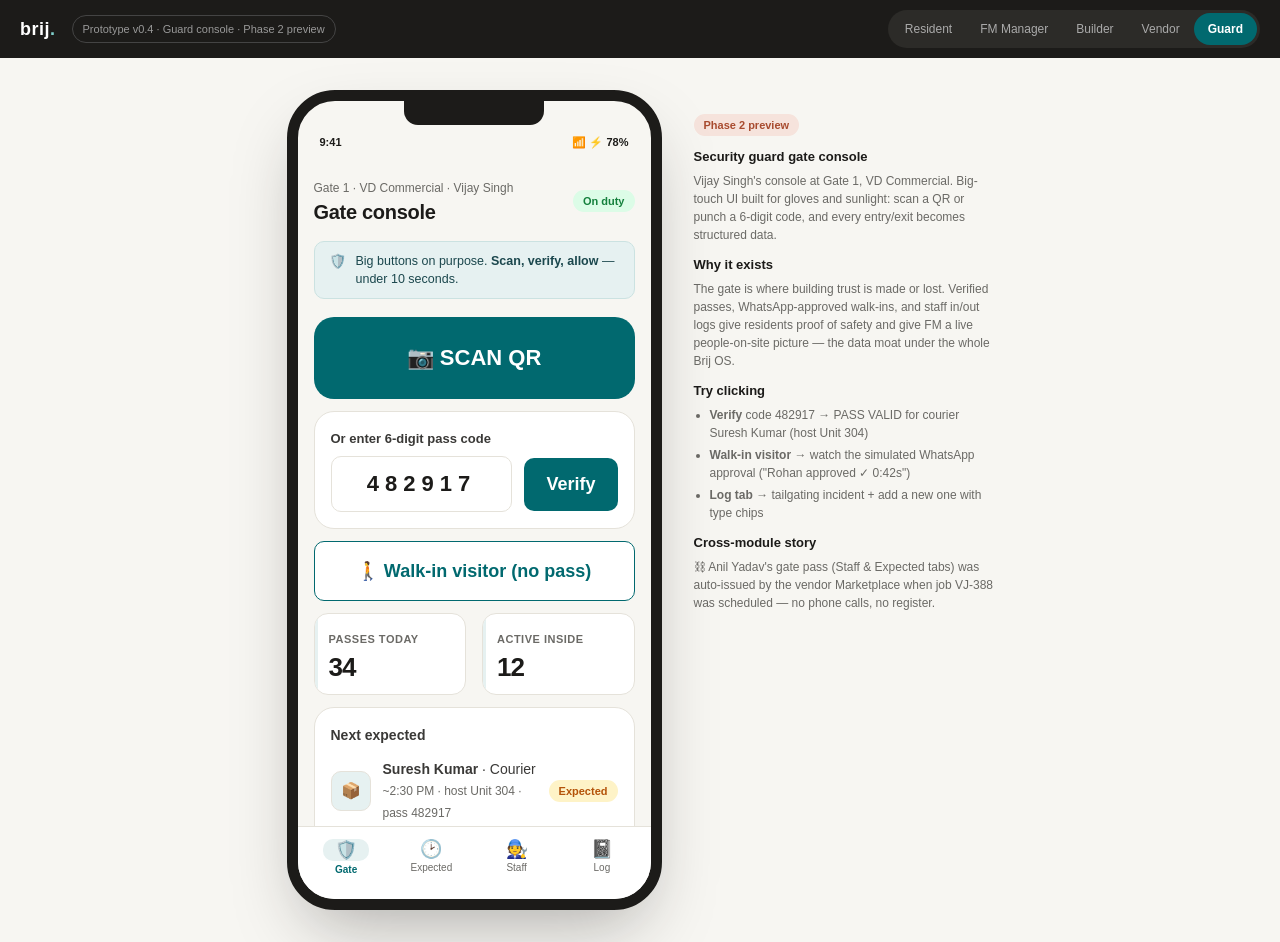
<file: guard.html>
<!DOCTYPE html>
<html lang="en">
<head>
<meta charset="UTF-8"><meta name="viewport" content="width=device-width, initial-scale=1.0">
<title>Brij — Guard (Gate 1)</title>
<link rel="stylesheet" href="brij.css">
</head>
<body>
<div class="proto-bar">
  <a class="proto-logo" href="index.html">brij<span>.</span></a>
  <div class="proto-tag">Prototype v0.4 · Guard console · Phase 2 preview</div>
  <div class="role-links">
    <a href="resident.html">Resident</a>
    <a href="fm.html">FM Manager</a>
    <a href="builder.html">Builder</a>
    <a href="vendor.html">Vendor</a>
    <a href="guard.html" class="active">Guard</a>
  </div>
</div>

<div class="phone-wrap">
<div class="phone">
  <div class="notch"></div>
  <div class="statusrow"><span>9:41</span><span>📶 ⚡ 78%</span></div>

  <!-- ============ GATE (home console) ============ -->
  <div id="m-gate" class="m-screen active">
    <div class="m-header">
      <div style="flex:1">
        <div class="muted">Gate 1 · VD Commercial · Vijay Singh</div>
        <h2>Gate console</h2>
      </div>
      <span class="badge resolved">On duty</span>
    </div>

    <div class="intro-bar"><span class="ib-ico">🛡️</span><div>Big buttons on purpose. <b>Scan, verify, allow</b> — under 10 seconds.</div></div>

    <button class="btn primary block" style="font-size:22px;padding:28px 20px;border-radius:20px" onclick="mGo('scan-result','gate')">📷 SCAN QR</button>

    <div class="m-card" style="margin-top:12px">
      <label style="font-size:13px">Or enter 6-digit pass code</label>
      <div class="row">
        <input value="482917" inputmode="numeric" maxlength="6" style="font-size:22px;letter-spacing:6px;font-weight:700;text-align:center;padding:14px">
        <button class="btn primary" style="font-size:18px;padding:16px 22px" onclick="mGo('scan-result','gate')">Verify</button>
      </div>
    </div>

    <button class="btn secondary block" style="font-size:18px;padding:18px;margin-top:12px" onclick="mGo('walkin','gate')">🚶 Walk-in visitor (no pass)</button>

    <div class="stat-grid" style="grid-template-columns:1fr 1fr;margin-top:12px;margin-bottom:0">
      <div class="stat-card" style="padding:14px"><div class="s-label">Passes today</div><div class="s-value" style="font-size:26px">34</div></div>
      <div class="stat-card" style="padding:14px"><div class="s-label">Active inside</div><div class="s-value" style="font-size:26px">12</div></div>
    </div>

    <div class="m-card" style="margin-top:12px">
      <strong>Next expected</strong>
      <div class="list-row" onclick="mGo('scan-result','gate')" style="cursor:pointer">
        <div class="photo-stub" style="width:40px;height:40px;font-size:16px">📦</div>
        <div style="flex:1"><strong>Suresh Kumar</strong> · Courier<div class="muted">~2:30 PM · host Unit 304 · pass 482917</div></div>
        <span class="badge pending">Expected</span>
      </div>
    </div>
  </div>

  <!-- ============ SCAN RESULT ============ -->
  <div id="m-scan-result" class="m-screen">
    <div class="m-header">
      <button class="m-back" onclick="mGo('gate','gate')">←</button>
      <h2>Pass 482917</h2>
    </div>

    <div class="m-card" style="text-align:center;border-color:var(--success)">
      <div style="width:84px;height:84px;border-radius:50%;background:var(--success-50);color:var(--success);font-size:46px;line-height:84px;margin:6px auto 10px">✓</div>
      <h2 style="color:var(--success)">PASS VALID</h2>
      <div class="photo-stub" style="width:72px;height:72px;font-size:28px;margin:12px auto;display:flex">🧑</div>
      <div style="font-size:18px;font-weight:700;color:var(--ink-900)">Suresh Kumar</div>
      <div class="muted" style="font-size:13px;margin-top:4px">Courier · Unit 304 · host <strong>Rohan Mehta</strong></div>
      <div class="muted" style="margin-top:4px">Expected ~2:30 PM · valid till 8:00 PM today</div>
    </div>

    <div class="stack" style="margin-top:14px">
      <button class="btn primary block" style="font-size:20px;padding:22px" onclick="toast('Entry logged 2:31 PM · resident notified on WhatsApp');mGo('gate','gate')">✓ ALLOW ENTRY</button>
      <button class="btn danger block" style="font-size:16px;padding:16px" onclick="toast('Entry denied — host Rohan Mehta + FM desk notified · incident draft created')">✕ Deny entry</button>
    </div>
    <div class="muted" style="margin-top:10px;text-align:center">Allowing entry auto-notifies the host and starts the inside-timer.</div>
  </div>

  <!-- ============ WALK-IN ============ -->
  <div id="m-walkin" class="m-screen">
    <div class="m-header">
      <button class="m-back" onclick="mGo('gate','gate')">←</button>
      <h2>Walk-in visitor</h2>
    </div>

    <div class="m-card">
      <div class="field"><label>Visitor name</label><input value="Mahesh Desai" style="font-size:16px;padding:14px"></div>
      <div class="field"><label>Phone</label><input value="+91 98XXX 55821" inputmode="tel" style="font-size:16px;padding:14px"></div>
      <div class="field"><label>Visiting unit</label>
        <select style="font-size:16px;padding:14px">
          <option>Unit 304 — Rohan Mehta</option>
          <option>Unit 511</option>
          <option>Unit 702</option>
          <option>FM desk — UrbanServe</option>
        </select>
      </div>
      <label>Purpose</label>
      <div class="filter-chips" style="margin-top:6px">
        <span class="chip on" onclick="pickPurpose(this)">Meeting</span>
        <span class="chip" onclick="pickPurpose(this)">Delivery</span>
        <span class="chip" onclick="pickPurpose(this)">Maintenance</span>
        <span class="chip" onclick="pickPurpose(this)">Personal</span>
      </div>
    </div>

    <button class="btn wa block" style="font-size:18px;padding:18px;margin-top:12px" onclick="startApproval()">💬 Request approval on WhatsApp</button>

    <div id="wa-flow" class="ai-panel" style="margin-top:12px;display:none">
      <span class="badge live">Live</span>
      <div id="wa-status" style="margin-top:8px;font-size:13px">Waiting for resident… message sent to Rohan Mehta (Unit 304) on WhatsApp</div>
    </div>

    <button id="walkin-allow" class="btn primary block" style="font-size:20px;padding:22px;margin-top:12px;display:none" onclick="toast('Entry logged 2:36 PM · visitor photo + approval saved to gate log');mGo('gate','gate')">✓ ALLOW ENTRY</button>
  </div>

  <!-- ============ EXPECTED ============ -->
  <div id="m-expected" class="m-screen">
    <div class="m-header"><h2>Expected today</h2><span class="muted">Wed 10 Jun</span></div>

    <div class="m-card">
      <div class="list-row" onclick="mGo('scan-result','expected')" style="cursor:pointer">
        <div class="photo-stub" style="width:40px;height:40px;font-size:16px">📦</div>
        <div style="flex:1"><strong>Suresh Kumar</strong> · Courier<div class="muted">~2:30 PM · host Unit 304 (Rohan Mehta) · pass 482917 · valid till 8 PM</div></div>
        <span class="badge pending">Expected</span>
      </div>
      <div class="list-row" onclick="toast('Pass details — Kone AMC engineer · pre-approved by FM (Kavita Rao)')" style="cursor:pointer">
        <div class="photo-stub" style="width:40px;height:40px;font-size:16px">🛗</div>
        <div style="flex:1"><strong>Kone service engineer</strong> · Lift AMC visit<div class="muted">4:00 PM · FM desk · AMC expires 30 Jun</div></div>
        <span class="badge pending">Expected</span>
      </div>
      <div class="list-row" onclick="toast('Auto gate pass — AquaServ worker Anil Yadav, job VJ-388 (Unit 702), 11 Jun 9:30 AM–1 PM')" style="cursor:pointer">
        <div class="photo-stub" style="width:40px;height:40px;font-size:16px">👷</div>
        <div style="flex:1"><strong>Anil Yadav</strong> · AquaServ Solutions<div class="muted">Tomorrow 10:00 AM · vendor job VJ-388 · Unit 702</div></div>
        <span class="badge ai">Auto pass</span>
      </div>
    </div>

    <div class="crosslink" style="margin-top:12px">⛓ Vendor worker passes are auto-issued by the <strong>Marketplace</strong> module when a job is scheduled — no manual entry.</div>

    <div class="m-card" style="margin-top:12px">
      <strong>Pending walk-in approvals</strong>
      <div class="empty-state" style="padding:26px 16px">
        <span class="ico">✅</span>
        No walk-ins awaiting resident approval right now.
      </div>
    </div>
  </div>

  <!-- ============ STAFF IN/OUT ============ -->
  <div id="m-staff-inout" class="m-screen">
    <div class="m-header"><h2>Staff in / out</h2><span class="muted">Wed 10 Jun</span></div>

    <div class="m-card">
      <strong>Building staff (UrbanServe)</strong>
      <div class="list-row">
        <div class="photo-stub" style="width:40px;height:40px;font-size:16px">🧹</div>
        <div style="flex:1"><strong>Meena</strong> · Housekeeping sup.<div class="muted">Checked in 8:45 AM</div></div>
        <button class="btn secondary sm" style="padding:10px 16px" onclick="toast('Meena checked OUT 2:40 PM — attendance synced to UrbanServe payroll')">Check out</button>
      </div>
      <div class="list-row">
        <div class="photo-stub" style="width:40px;height:40px;font-size:16px">🔧</div>
        <div style="flex:1"><strong>Ramesh K.</strong> · HVAC technician<div class="muted">Checked in 8:30 AM · on site Unit 304 (T-1042)</div></div>
        <button class="btn secondary sm" style="padding:10px 16px" onclick="toast('Ramesh K. checked OUT — FM desk notified')">Check out</button>
      </div>
    </div>

    <div class="m-card" style="margin-top:12px">
      <strong>Household / unit staff</strong>
      <div class="list-row">
        <div class="photo-stub" style="width:40px;height:40px;font-size:16px">🧑</div>
        <div style="flex:1"><strong>Ravi</strong> · Office boy, Unit 304<div class="muted">Checked in 9:02 AM</div></div>
        <button class="btn secondary sm" style="padding:10px 16px" onclick="toast('Ravi checked OUT 2:41 PM — Unit 304 notified on WhatsApp')">Check out</button>
      </div>
      <div class="list-row">
        <div class="photo-stub" style="width:40px;height:40px;font-size:16px">🧑</div>
        <div style="flex:1"><strong>Pooja</strong> · Pantry staff, Unit 511<div class="muted">Not arrived yet (usual 10 AM)</div></div>
        <button class="btn primary sm" style="padding:10px 16px" onclick="toast('Pooja checked IN 2:42 PM — Unit 511 notified')">Check in</button>
      </div>
    </div>

    <div class="m-card" style="margin-top:12px">
      <strong>Vendor workers</strong>
      <div class="list-row" onclick="toast('Auto gate pass — AquaServ worker Anil Yadav, VJ-388, valid 11 Jun 9:30 AM–1 PM')" style="cursor:pointer">
        <div class="photo-stub" style="width:40px;height:40px;font-size:16px">👷</div>
        <div style="flex:1"><strong>Anil Yadav</strong> · AquaServ (VJ-388)<div class="muted">Expected tomorrow 10:00 AM · Unit 702</div></div>
        <span class="badge ai">Auto pass</span>
      </div>
    </div>
  </div>

  <!-- ============ LOG ============ -->
  <div id="m-log" class="m-screen">
    <div class="m-header"><h2>Gate log</h2><span class="muted">Wed 10 Jun</span></div>

    <div class="m-card" style="border-color:var(--danger);margin-bottom:12px">
      <div class="row between">
        <strong>SOS broadcast</strong>
        <span class="badge neutral">No active SOS</span>
      </div>
      <div class="muted" style="margin-top:4px">Resident SOS rings here + FM desk instantly. Monthly drill: 28 Jun.</div>
      <button class="btn ghost sm" style="margin-top:6px" onclick="toast('Test SOS sent to Gate 1 console — drill logged, no residents alerted')">Run test alert</button>
    </div>

    <div class="m-card" style="margin-bottom:12px">
      <strong>Incidents today</strong>
      <div class="list-row">
        <div class="photo-stub" style="width:40px;height:40px;font-size:16px">📸</div>
        <div style="flex:1"><strong>Tailgating attempt</strong> · 11:20 AM<div class="muted">Unknown 2-wheeler followed a pass-holder · photo attached</div></div>
        <span class="badge critical">FM notified</span>
      </div>
      <div class="list-row">
        <div class="photo-stub" style="width:40px;height:40px;font-size:16px">🚛</div>
        <div style="flex:1"><strong>Water tanker entry</strong> · 12:05 PM<div class="muted">Scheduled supply · logged against STP-01 outage (STP broken)</div></div>
        <span class="badge neutral">Logged</span>
      </div>
    </div>

    <div class="m-card">
      <strong>Add incident</strong>
      <div class="filter-chips" style="margin:8px 0">
        <span class="chip on" onclick="pickPurpose(this)">Tailgating</span>
        <span class="chip" onclick="pickPurpose(this)">Suspicious</span>
        <span class="chip" onclick="pickPurpose(this)">Delivery dispute</span>
        <span class="chip" onclick="pickPurpose(this)">Emergency</span>
      </div>
      <div class="field"><label>Note (optional)</label><input placeholder="What happened?" style="font-size:16px;padding:14px"></div>
      <div class="upload-zone" onclick="toast('Camera opened — photo will attach to incident')" style="margin-bottom:10px">📷 Add photo</div>
      <button class="btn danger block" style="font-size:18px;padding:18px" onclick="toast('Incident logged 2:43 PM — FM desk (Kavita Rao) notified on WhatsApp')">Log incident</button>
    </div>
  </div>

  <!-- single shared tab bar -->
  <div class="bottom-tabs">
    <button id="tab-gate" class="active" onclick="mGo('gate','gate')"><span class="ico">🛡️</span>Gate</button>
    <button id="tab-expected" onclick="mGo('expected','expected')"><span class="ico">🕑</span>Expected</button>
    <button id="tab-staff" onclick="mGo('staff-inout','staff')"><span class="ico">🧑‍🔧</span>Staff</button>
    <button id="tab-log" onclick="mGo('log','log')"><span class="ico">📓</span>Log</button>
  </div>

</div><!-- /phone -->

<div class="annot">
  <span class="badge terra">Phase 2 preview</span>
  <h4>Security guard gate console</h4>
  <p>Vijay Singh's console at Gate 1, VD Commercial. Big-touch UI built for gloves and sunlight: scan a QR or punch a 6-digit code, and every entry/exit becomes structured data.</p>
  <h4>Why it exists</h4>
  <p>The gate is where building trust is made or lost. Verified passes, WhatsApp-approved walk-ins, and staff in/out logs give residents proof of safety and give FM a live people-on-site picture — the data moat under the whole Brij OS.</p>
  <h4>Try clicking</h4>
  <ul>
    <li><strong>Verify</strong> code 482917 → PASS VALID for courier Suresh Kumar (host Unit 304)</li>
    <li><strong>Walk-in visitor</strong> → watch the simulated WhatsApp approval ("Rohan approved ✓ 0:42s")</li>
    <li><strong>Log tab</strong> → tailgating incident + add a new one with type chips</li>
  </ul>
  <h4>Cross-module story</h4>
  <p>⛓ Anil Yadav's gate pass (Staff &amp; Expected tabs) was auto-issued by the vendor Marketplace when job VJ-388 was scheduled — no phone calls, no register.</p>
</div>
</div><!-- /phone-wrap -->

<script src="brij.js"></script>
<script>
/* page-specific demo helpers (tiny, allowed per design contract) */
function pickPurpose(el){
  el.parentElement.querySelectorAll('.chip').forEach(function(c){c.classList.remove('on')});
  el.classList.add('on');
}
function startApproval(){
  var box=document.getElementById('wa-flow'), st=document.getElementById('wa-status'),
      allow=document.getElementById('walkin-allow');
  box.style.display='block'; allow.style.display='none';
  st.innerHTML='Waiting for resident… message sent to <strong>Rohan Mehta (Unit 304)</strong> on WhatsApp';
  setTimeout(function(){ st.innerHTML='Waiting for resident… <em>Rohan is typing…</em>'; },1400);
  setTimeout(function(){
    st.innerHTML='<strong style="color:var(--success)">Rohan approved ✓</strong> · response time 0:42s · approval saved to gate log';
    allow.style.display='inline-flex';
    toast('Resident approved — you may allow entry');
  },2800);
}
</script>
</body>
</html>
</file>
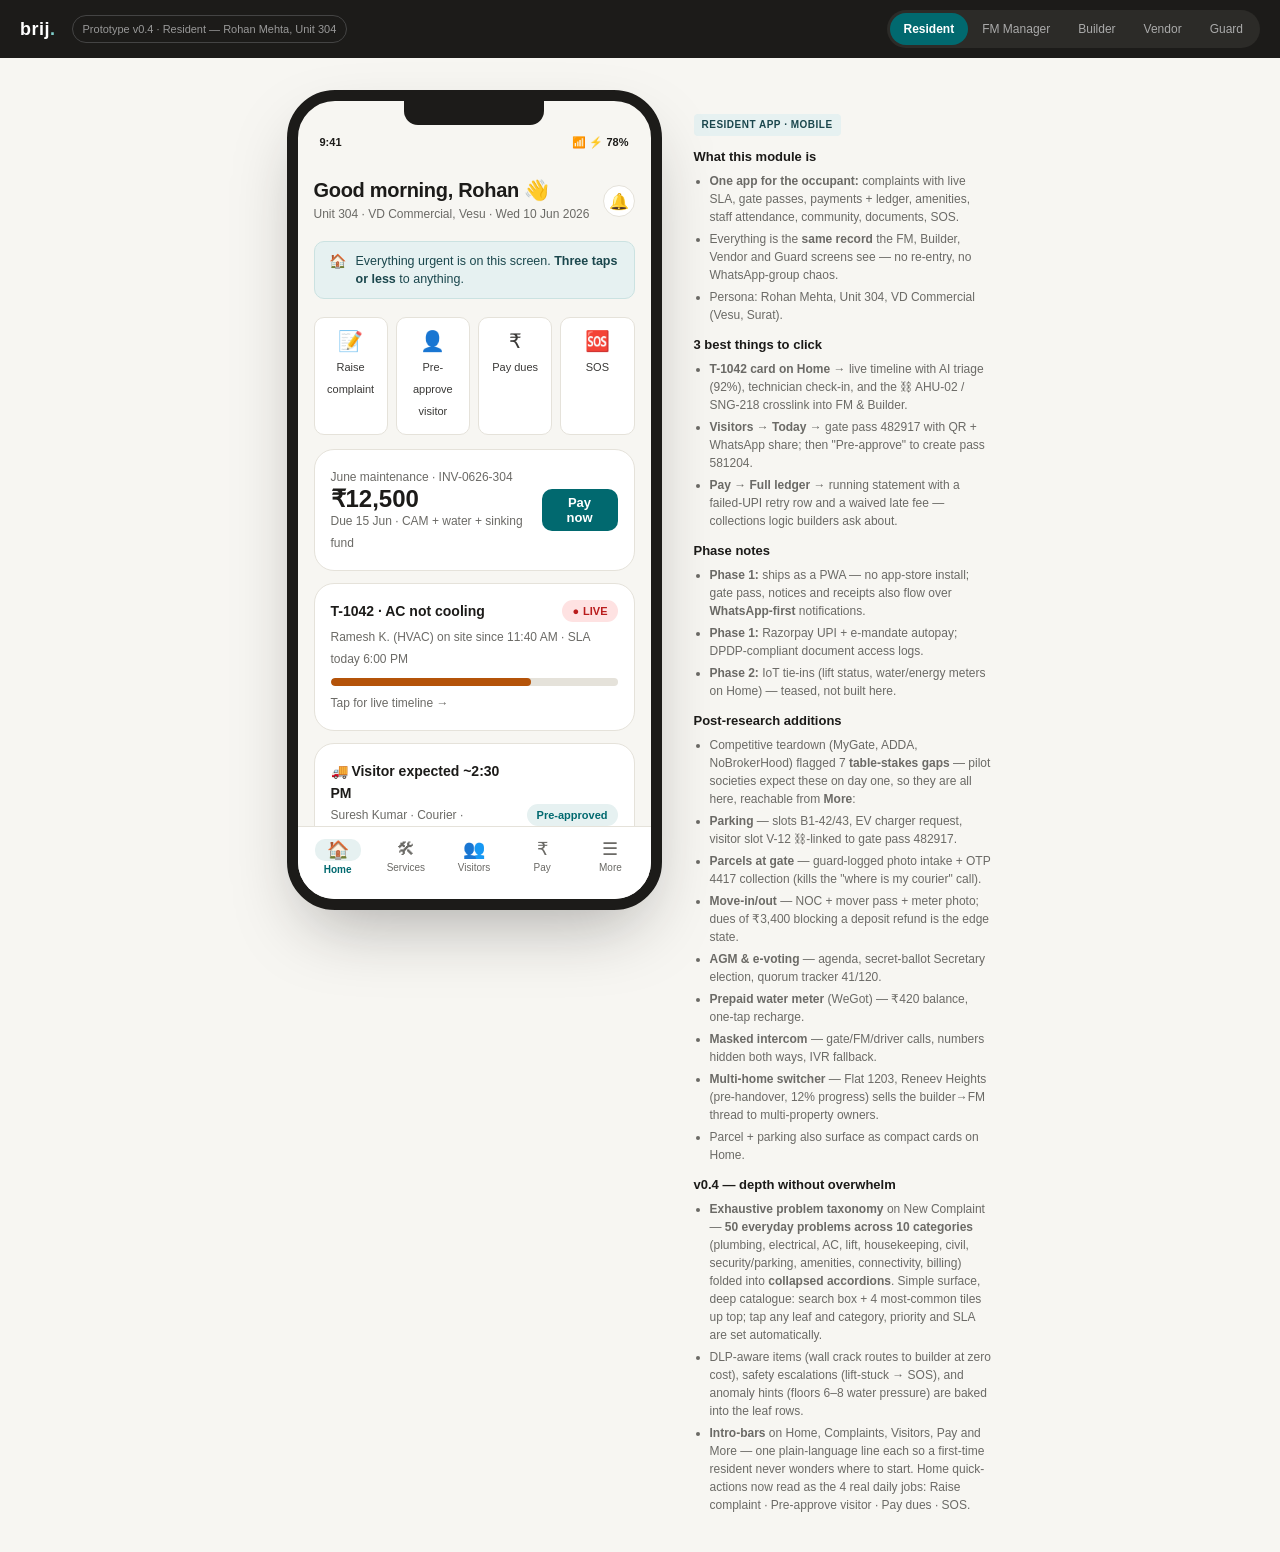
<file: resident.html>
<!DOCTYPE html>
<html lang="en">
<head>
<meta charset="UTF-8"><meta name="viewport" content="width=device-width, initial-scale=1.0">
<title>Brij — Resident</title>
<link rel="stylesheet" href="brij.css">
</head>
<body>
<div class="proto-bar">
  <a class="proto-logo" href="index.html">brij<span>.</span></a>
  <div class="proto-tag">Prototype v0.4 · Resident — Rohan Mehta, Unit 304</div>
  <div class="role-links">
    <a href="resident.html" class="active">Resident</a>
    <a href="fm.html">FM Manager</a>
    <a href="builder.html">Builder</a>
    <a href="vendor.html">Vendor</a>
    <a href="guard.html">Guard</a>
  </div>
</div>

<div class="phone-wrap">
<div class="phone">
  <div class="notch"></div>
  <div class="statusrow"><span>9:41</span><span>📶 ⚡ 78%</span></div>

  <!-- ============ 1. HOME ============ -->
  <div id="m-home" class="m-screen active">
    <div class="m-header">
      <div style="flex:1">
        <h2>Good morning, Rohan 👋</h2>
        <div class="muted">Unit 304 · VD Commercial, Vesu · Wed 10 Jun 2026</div>
      </div>
      <button class="m-back" onclick="toast('2 unread — water shutdown notice · gatepass shared')">🔔</button>
    </div>

    <div class="intro-bar"><span class="ib-ico">🏠</span><div>Everything urgent is on this screen. <b>Three taps or less</b> to anything.</div></div>

    <!-- quick actions: the 4 real daily jobs -->
    <div class="cat-grid" style="grid-template-columns:repeat(4,1fr);margin-bottom:14px">
      <div class="cat-tile" onclick="mGo('complaint-new','services')"><span class="ico">📝</span>Raise complaint</div>
      <div class="cat-tile" onclick="mGo('visitor-new','visitors')"><span class="ico">👤</span>Pre-approve visitor</div>
      <div class="cat-tile" onclick="mGo('pay','pay')"><span class="ico">₹</span>Pay dues</div>
      <div class="cat-tile" onclick="mGo('sos','more')"><span class="ico">🆘</span>SOS</div>
    </div>

    <div class="stack">
      <!-- dues -->
      <div class="m-card" onclick="mGo('pay','pay')" style="cursor:pointer">
        <div class="row between">
          <div>
            <div class="muted">June maintenance · INV-0626-304</div>
            <div style="font-family:var(--display);font-size:24px;font-weight:800;color:var(--ink-900)">₹12,500</div>
            <div class="muted">Due 15 Jun · CAM + water + sinking fund</div>
          </div>
          <button class="btn primary sm" onclick="event.stopPropagation();mGo('pay','pay')">Pay now</button>
        </div>
      </div>

      <!-- live complaint -->
      <div class="m-card" onclick="mGo('complaint-detail','services')" style="cursor:pointer">
        <div class="row between">
          <strong style="color:var(--ink-900)">T-1042 · AC not cooling</strong>
          <span class="badge live">LIVE</span>
        </div>
        <div class="muted" style="margin:4px 0 8px">Ramesh K. (HVAC) on site since 11:40 AM · SLA today 6:00 PM</div>
        <div class="prog warn"><div style="width:70%"></div></div>
        <div class="muted" style="margin-top:6px">Tap for live timeline →</div>
      </div>

      <!-- visitor expected -->
      <div class="m-card" onclick="mGo('visitors','visitors')" style="cursor:pointer">
        <div class="row between">
          <div>
            <strong style="color:var(--ink-900)">🚚 Visitor expected ~2:30 PM</strong>
            <div class="muted">Suresh Kumar · Courier · gatepass 482917 shared with Gate 1</div>
          </div>
          <span class="badge assigned">Pre-approved</span>
        </div>
      </div>

      <!-- parcel waiting (v0.3) -->
      <div class="m-card" onclick="mGo('parcels','more')" style="cursor:pointer">
        <div class="row between">
          <div>
            <strong style="color:var(--ink-900)">📦 Parcel at gate — BlueDart</strong>
            <div class="muted">Received 1:42 PM by Vijay Singh · collect with OTP 4417</div>
          </div>
          <span class="badge pending">Waiting</span>
        </div>
      </div>

      <!-- parking strip (v0.3) -->
      <div class="m-card" onclick="mGo('parking','more')" style="cursor:pointer">
        <div class="row between">
          <div class="muted">🅿️ Visitor slot <strong style="color:var(--ink-900)">V-12</strong> assigned to today's courier (pass 482917) · my slots <strong style="color:var(--ink-900)">B1-42 · B1-43</strong></div>
          <span>→</span>
        </div>
      </div>

      <!-- amenity booking -->
      <div class="m-card" onclick="mGo('amenities','more')" style="cursor:pointer">
        <div class="row between">
          <div>
            <strong style="color:var(--ink-900)">🏋️ Gym · tonight 7:00–8:00 PM</strong>
            <div class="muted">Slot confirmed · Level 14 fitness deck</div>
          </div>
          <span class="badge done">Booked</span>
        </div>
      </div>

      <!-- announcements -->
      <div class="m-card">
        <div class="panel-title" style="font-size:14px">📣 Announcements</div>
        <div class="alert-row" onclick="mGo('community','more')" style="cursor:pointer">
          <span class="alert-dot" style="background:var(--warning)"></span>
          <div><strong>Water shutdown — Thu 12 Jun, 11 AM–2 PM.</strong> Pump-room valve replacement. Tanks refilled by 2:30 PM.</div>
        </div>
        <div class="alert-row" onclick="mGo('community','more')" style="cursor:pointer">
          <span class="alert-dot" style="background:var(--success)"></span>
          <div><strong>Lift 2 back in service</strong> after door-sensor fix. AMC inspection done.</div>
        </div>
        <button class="btn ghost sm" onclick="mGo('community','more')">All notices →</button>
      </div>
    </div>
  </div>

  <!-- ============ 2. COMPLAINTS LIST ============ -->
  <div id="m-complaints" class="m-screen">
    <div class="m-header">
      <h2>My complaints</h2>
      <span class="badge progress">1 live</span>
    </div>
    <div class="intro-bar"><span class="ib-ico">🛠</span><div>Every problem you have raised, with a <b>live status and a deadline</b> the FM is held to. Tap any card for the full story.</div></div>
    <div class="filter-chips" style="margin-bottom:14px">
      <span class="chip on" onclick="toggleChip(this)">All</span>
      <span class="chip" onclick="toggleChip(this)">Open</span>
      <span class="chip" onclick="toggleChip(this)">In progress</span>
      <span class="chip" onclick="toggleChip(this)">Resolved</span>
    </div>
    <div class="stack">
      <div class="m-card" onclick="mGo('complaint-detail','services')" style="cursor:pointer">
        <div class="row between">
          <strong style="color:var(--ink-900)">T-1042 · AC not cooling — Unit 304</strong>
          <span class="badge progress">In progress</span>
        </div>
        <div class="muted" style="margin-top:4px">HVAC · High · Ramesh K. on site 11:40 AM · SLA today 6 PM</div>
      </div>
      <div class="m-card" onclick="toast('T-1038 detail — electrician Imran scheduled tomorrow 9 AM')" style="cursor:pointer">
        <div class="row between">
          <strong style="color:var(--ink-900)">T-1038 · Corridor light flickering — 3rd floor</strong>
          <span class="badge assigned">Assigned</span>
        </div>
        <div class="muted" style="margin-top:4px">Electrical · Low · in-house (Imran) · raised 8 Jun</div>
      </div>
      <div class="m-card" onclick="toast('T-1011 closed 28 May — pantry tap washer replaced by AquaServ')" style="cursor:pointer">
        <div class="row between">
          <strong style="color:var(--ink-900)">T-1011 · Pantry tap dripping — Unit 304</strong>
          <span class="badge resolved">Resolved</span>
        </div>
        <div class="muted" style="margin-top:4px">Plumbing · closed 28 May · you rated <span style="color:var(--warning)">★★★★★</span></div>
      </div>
    </div>
    <button class="fab" onclick="mGo('complaint-new','services')">＋</button>
  </div>

  <!-- ============ 3. NEW COMPLAINT ============ -->
  <div id="m-complaint-new" class="m-screen">
    <div class="m-header">
      <button class="m-back" onclick="mGo('complaints','services')">←</button>
      <h2>New complaint</h2>
    </div>
    <div class="intro-bar"><span class="ib-ico">📝</span><div>Tell us what is wrong — <b>search it, tap a common one, or browse</b>. Brij sets the team, priority and SLA for you.</div></div>
    <div class="field">
      <label>What is the problem?</label>
      <input placeholder="Search your problem… e.g. tap leaking">
      <div class="muted" style="margin-top:6px">Can't find it? Just describe it below — AI files it under the right team.</div>
    </div>
    <div class="field">
      <label>Most common in your building</label>
      <div class="cat-grid" style="grid-template-columns:repeat(4,1fr)">
        <div class="cat-tile" onclick="toast('Category set: Plumbing → Low water pressure · priority + SLA auto-applied')"><span class="ico">🚿</span>Low water pressure</div>
        <div class="cat-tile" onclick="toast('Category set: AC → Not cooling · priority + SLA auto-applied')"><span class="ico">❄️</span>AC not cooling</div>
        <div class="cat-tile" onclick="toast('Category set: Lift → Breakdown / issue · priority + SLA auto-applied')"><span class="ico">🛗</span>Lift issue</div>
        <div class="cat-tile" onclick="toast('Category set: Housekeeping → Common-area cleaning · priority + SLA auto-applied')"><span class="ico">🧹</span>Housekeeping</div>
      </div>
    </div>
    <div class="field">
      <label>Or browse every problem we handle</label>

      <details class="collapse" open>
        <summary>🚿 Plumbing &amp; water <span class="count-pill">9</span></summary>
        <div class="c-body">
          <div class="check-row" onclick="toast('Category set: Plumbing → Tap leak · priority + SLA auto-applied')" style="cursor:pointer"><span class="cbox"></span><div class="c-label">Tap leaking / dripping</div></div>
          <div class="check-row" onclick="toast('Category set: Plumbing → Pipe leak / seepage · priority + SLA auto-applied')" style="cursor:pointer"><span class="cbox"></span><div class="c-label">Pipe leak / wall seepage<small>Photo helps — AI checks if a neighbouring unit is the source</small></div></div>
          <div class="check-row" onclick="toast('Category set: Plumbing → Drain blockage · priority + SLA auto-applied')" style="cursor:pointer"><span class="cbox"></span><div class="c-label">Drain / sink blockage</div></div>
          <div class="check-row" onclick="toast('Category set: Plumbing → Low water pressure · priority + SLA auto-applied')" style="cursor:pointer"><span class="cbox"></span><div class="c-label">Low water pressure<small>4 recent reports on floors 6–8 — booster pump P-04 under watch</small></div></div>
          <div class="check-row" onclick="toast('Category set: Plumbing → Geyser not heating · priority + SLA auto-applied')" style="cursor:pointer"><span class="cbox"></span><div class="c-label">Geyser not heating</div></div>
          <div class="check-row" onclick="toast('Category set: Plumbing → Flush problem · priority + SLA auto-applied')" style="cursor:pointer"><span class="cbox"></span><div class="c-label">Flush not working / running</div></div>
          <div class="check-row" onclick="toast('Category set: Plumbing → Water timing / no supply · priority + SLA auto-applied')" style="cursor:pointer"><span class="cbox"></span><div class="c-label">No water supply / timing issue</div></div>
          <div class="check-row" onclick="toast('Category set: Plumbing → Water quality / colour · priority + SLA auto-applied')" style="cursor:pointer"><span class="cbox"></span><div class="c-label">Water quality / colour / smell</div></div>
          <div class="check-row" onclick="toast('Category set: Plumbing → Tanker request · priority + SLA auto-applied')" style="cursor:pointer"><span class="cbox"></span><div class="c-label">Request a water tanker</div></div>
        </div>
      </details>

      <details class="collapse">
        <summary>💡 Electrical <span class="count-pill">7</span></summary>
        <div class="c-body">
          <div class="check-row" onclick="toast('Category set: Electrical → No power in unit · priority + SLA auto-applied')" style="cursor:pointer"><span class="cbox"></span><div class="c-label">No power in my unit<small>Building has power? Marked HIGH automatically</small></div></div>
          <div class="check-row" onclick="toast('Category set: Electrical → MCB trips repeatedly · priority + SLA auto-applied')" style="cursor:pointer"><span class="cbox"></span><div class="c-label">MCB trips repeatedly</div></div>
          <div class="check-row" onclick="toast('Category set: Electrical → Switch / socket fault · priority + SLA auto-applied')" style="cursor:pointer"><span class="cbox"></span><div class="c-label">Switch / socket not working</div></div>
          <div class="check-row" onclick="toast('Category set: Electrical → Fan issue · priority + SLA auto-applied')" style="cursor:pointer"><span class="cbox"></span><div class="c-label">Fan not working / wobbling</div></div>
          <div class="check-row" onclick="toast('Category set: Electrical → Light fixture · priority + SLA auto-applied')" style="cursor:pointer"><span class="cbox"></span><div class="c-label">Light fixture / flickering</div></div>
          <div class="check-row" onclick="toast('Category set: Electrical → Inverter / backup · priority + SLA auto-applied')" style="cursor:pointer"><span class="cbox"></span><div class="c-label">Inverter / power backup issue</div></div>
          <div class="check-row" onclick="toast('Category set: Electrical → Meter issue · priority + SLA auto-applied')" style="cursor:pointer"><span class="cbox"></span><div class="c-label">Electricity meter issue</div></div>
        </div>
      </details>

      <details class="collapse">
        <summary>❄️ AC &amp; ventilation <span class="count-pill">5</span></summary>
        <div class="c-body">
          <div class="check-row" onclick="toast('Category set: AC → Not cooling · priority + SLA auto-applied')" style="cursor:pointer"><span class="cbox"></span><div class="c-label">AC not cooling<small>Units 301–312 run on AHU-02 — live ticket T-1042 may be related</small></div></div>
          <div class="check-row" onclick="toast('Category set: AC → Water dripping · priority + SLA auto-applied')" style="cursor:pointer"><span class="cbox"></span><div class="c-label">Water dripping from AC</div></div>
          <div class="check-row" onclick="toast('Category set: AC → Unusual noise · priority + SLA auto-applied')" style="cursor:pointer"><span class="cbox"></span><div class="c-label">AC making noise</div></div>
          <div class="check-row" onclick="toast('Category set: AC → Gas leak smell · marked HIGH · priority + SLA auto-applied')" style="cursor:pointer"><span class="cbox"></span><div class="c-label">Gas leak smell near AC<small>Auto-marked High priority</small></div></div>
          <div class="check-row" onclick="toast('Category set: AC → Exhaust fan · priority + SLA auto-applied')" style="cursor:pointer"><span class="cbox"></span><div class="c-label">Exhaust fan not working</div></div>
        </div>
      </details>

      <details class="collapse">
        <summary>🛗 Lift <span class="count-pill">4</span></summary>
        <div class="c-body">
          <div class="check-row" onclick="toast('Someone stuck inside? Use SOS → Lift stuck. Otherwise: Category set: Lift → Breakdown · priority + SLA auto-applied')" style="cursor:pointer"><span class="cbox"></span><div class="c-label">Lift stuck / breakdown<small>Someone inside right now? Use SOS instead — guard alerted in 5 sec</small></div></div>
          <div class="check-row" onclick="toast('Category set: Lift → Unusual noise · priority + SLA auto-applied')" style="cursor:pointer"><span class="cbox"></span><div class="c-label">Unusual noise / jerk while moving</div></div>
          <div class="check-row" onclick="toast('Category set: Lift → Door not closing · priority + SLA auto-applied')" style="cursor:pointer"><span class="cbox"></span><div class="c-label">Door not closing properly</div></div>
          <div class="check-row" onclick="toast('Category set: Lift → Long wait times · priority + SLA auto-applied')" style="cursor:pointer"><span class="cbox"></span><div class="c-label">Long wait / one lift always off</div></div>
        </div>
      </details>

      <details class="collapse">
        <summary>🧹 Housekeeping &amp; waste <span class="count-pill">4</span></summary>
        <div class="c-body">
          <div class="check-row" onclick="toast('Category set: Housekeeping → Common-area cleaning · priority + SLA auto-applied')" style="cursor:pointer"><span class="cbox"></span><div class="c-label">Common area not cleaned</div></div>
          <div class="check-row" onclick="toast('Category set: Housekeeping → Garbage not collected · priority + SLA auto-applied')" style="cursor:pointer"><span class="cbox"></span><div class="c-label">Garbage not collected</div></div>
          <div class="check-row" onclick="toast('Category set: Housekeeping → Pest control · priority + SLA auto-applied')" style="cursor:pointer"><span class="cbox"></span><div class="c-label">Pest control needed</div></div>
          <div class="check-row" onclick="toast('Category set: Housekeeping → Smell in corridor · priority + SLA auto-applied')" style="cursor:pointer"><span class="cbox"></span><div class="c-label">Bad smell in corridor / lobby</div></div>
        </div>
      </details>

      <details class="collapse">
        <summary>🧱 Civil &amp; carpentry <span class="count-pill">5</span></summary>
        <div class="c-body">
          <div class="check-row" onclick="toast('Category set: Civil → Wall crack · priority + SLA auto-applied · DLP check: building under defect liability till Jan 2027')" style="cursor:pointer"><span class="cbox"></span><div class="c-label">Wall crack<small>Building is under DLP till Jan 2027 — may route to builder at zero cost</small></div></div>
          <div class="check-row" onclick="toast('Category set: Civil → Tile crack / hollow · priority + SLA auto-applied')" style="cursor:pointer"><span class="cbox"></span><div class="c-label">Tile cracked / sounds hollow</div></div>
          <div class="check-row" onclick="toast('Category set: Carpentry → Door / window alignment · priority + SLA auto-applied')" style="cursor:pointer"><span class="cbox"></span><div class="c-label">Door / window not closing right</div></div>
          <div class="check-row" onclick="toast('Category set: Carpentry → Lock repair · priority + SLA auto-applied')" style="cursor:pointer"><span class="cbox"></span><div class="c-label">Lock repair / key stuck</div></div>
          <div class="check-row" onclick="toast('Category set: Civil → Paint / dampness · priority + SLA auto-applied')" style="cursor:pointer"><span class="cbox"></span><div class="c-label">Paint peeling / damp patch</div></div>
        </div>
      </details>

      <details class="collapse">
        <summary>🛡 Security &amp; parking <span class="count-pill">5</span></summary>
        <div class="c-body">
          <div class="check-row" onclick="toast('Category set: Security → Unknown person · marked HIGH · guard + FM notified')" style="cursor:pointer"><span class="cbox"></span><div class="c-label">Unknown person on my floor<small>Goes to guard + FM instantly, not a queue</small></div></div>
          <div class="check-row" onclick="toast('Category set: Security → Guard issue · priority + SLA auto-applied')" style="cursor:pointer"><span class="cbox"></span><div class="c-label">Guard behaviour / gate issue</div></div>
          <div class="check-row" onclick="toast('Category set: Security → CCTV not working · priority + SLA auto-applied')" style="cursor:pointer"><span class="cbox"></span><div class="c-label">CCTV not working</div></div>
          <div class="check-row" onclick="toast('Category set: Parking → Wrong parking · photo goes to guard for tow-tag')" style="cursor:pointer"><span class="cbox"></span><div class="c-label">Someone parked in my slot<small>Snap the plate — guard gets it with the slot number</small></div></div>
          <div class="check-row" onclick="toast('Category set: Parking → Visitor-slot dispute · priority + SLA auto-applied')" style="cursor:pointer"><span class="cbox"></span><div class="c-label">Visitor-slot dispute</div></div>
        </div>
      </details>

      <details class="collapse">
        <summary>🏋️ Common amenities <span class="count-pill">4</span></summary>
        <div class="c-body">
          <div class="check-row" onclick="toast('Category set: Amenities → Gym equipment · priority + SLA auto-applied')" style="cursor:pointer"><span class="cbox"></span><div class="c-label">Gym equipment broken</div></div>
          <div class="check-row" onclick="toast('Category set: Amenities → Pool issue · priority + SLA auto-applied')" style="cursor:pointer"><span class="cbox"></span><div class="c-label">Pool — water / cleanliness</div></div>
          <div class="check-row" onclick="toast('Category set: Amenities → Clubhouse booking issue · priority + SLA auto-applied')" style="cursor:pointer"><span class="cbox"></span><div class="c-label">Clubhouse booking problem</div></div>
          <div class="check-row" onclick="toast('Category set: Amenities → Garden / landscaping · priority + SLA auto-applied')" style="cursor:pointer"><span class="cbox"></span><div class="c-label">Garden / landscaping issue</div></div>
        </div>
      </details>

      <details class="collapse">
        <summary>🌐 Connectivity &amp; utilities <span class="count-pill">3</span></summary>
        <div class="c-body">
          <div class="check-row" onclick="toast('Category set: Utilities → Internet / DTH provider access · gate + shaft access arranged')" style="cursor:pointer"><span class="cbox"></span><div class="c-label">Internet / DTH technician needs access<small>Brij issues the gate pass + shaft key in one go</small></div></div>
          <div class="check-row" onclick="toast('Category set: Utilities → Gas pipeline · priority + SLA auto-applied')" style="cursor:pointer"><span class="cbox"></span><div class="c-label">Piped gas issue</div></div>
          <div class="check-row" onclick="toast('Category set: Utilities → Intercom not working · priority + SLA auto-applied')" style="cursor:pointer"><span class="cbox"></span><div class="c-label">Intercom not working</div></div>
        </div>
      </details>

      <details class="collapse">
        <summary>₹ Billing &amp; society <span class="count-pill">4</span></summary>
        <div class="c-body">
          <div class="check-row" onclick="toast('Category set: Billing → Invoice query · routed to FM accounts desk')" style="cursor:pointer"><span class="cbox"></span><div class="c-label">Invoice query / wrong charge</div></div>
          <div class="check-row" onclick="toast('Category set: Billing → Payment not reflecting · ledger check queued')" style="cursor:pointer"><span class="cbox"></span><div class="c-label">Paid but not reflecting</div></div>
          <div class="check-row" onclick="toast('Category set: Society → Document request · priority + SLA auto-applied')" style="cursor:pointer"><span class="cbox"></span><div class="c-label">Document request (NOC, letter)</div></div>
          <div class="check-row" onclick="toast('Category set: Society → Noise / nuisance complaint · priority + SLA auto-applied')" style="cursor:pointer"><span class="cbox"></span><div class="c-label">Noise / nuisance complaint</div></div>
        </div>
      </details>
    </div>
    <div class="field">
      <label>Title</label>
      <input value="AC airflow weak in cabin area">
    </div>
    <div class="field">
      <label>Description</label>
      <textarea rows="3">Cabin AC vent airflow has dropped since this morning; conference side is fine. Possibly related to ongoing AHU work?</textarea>
    </div>
    <div class="field">
      <label>Unit</label>
      <select><option>Unit 304 — VD Commercial (my unit)</option><option>Common area — 3rd floor</option></select>
    </div>
    <div class="field">
      <label>Photos (optional, helps AI route faster)</label>
      <div class="upload-zone" onclick="toast('Camera opened — photo attached (demo)')">📷 Tap to add photos or a 15-sec video</div>
    </div>
    <div class="ai-panel" style="margin-bottom:14px">
      <strong>🤖 Brij AI</strong> will auto-categorise, set priority and route to the right team — typically in &lt;5 seconds. <span class="muted">Last ticket: 92% confidence.</span>
    </div>
    <button class="btn primary block" onclick="toast('Ticket T-1043 raised · AI routed: HVAC · Medium · in-house team — 89% confidence');mGo('complaints','services')">Submit complaint</button>
  </div>

  <!-- ============ 4. COMPLAINT DETAIL T-1042 ============ -->
  <div id="m-complaint-detail" class="m-screen">
    <div class="m-header">
      <button class="m-back" onclick="mGo('complaints','services')">←</button>
      <h2>T-1042</h2>
      <span class="badge progress">In progress</span>
    </div>
    <div class="m-card" style="margin-bottom:12px">
      <strong style="color:var(--ink-900)">AC not cooling — Unit 304</strong>
      <div class="muted" style="margin:2px 0 6px">Raised 9 Jun 2026, 9:12 AM via app · HVAC · <span class="badge high">High</span></div>
      <div class="stepper">
        <div class="step done"><div class="bar"></div>Open</div>
        <div class="step done"><div class="bar"></div>Assigned</div>
        <div class="step done"><div class="bar"></div>In progress</div>
        <div class="step"><div class="bar"></div>Resolved</div>
      </div>
    </div>
    <div class="m-card" style="margin-bottom:12px">
      <div class="row between">
        <div>
          <div class="muted">SLA commitment</div>
          <strong style="color:var(--ink-900)">Resolve by today, 6:00 PM</strong>
        </div>
        <span class="badge medium">At risk</span>
      </div>
      <div class="prog warn" style="margin-top:8px"><div style="width:70%"></div></div>
    </div>
    <div class="m-card" style="margin-bottom:12px">
      <div class="panel-title" style="font-size:14px">Live timeline</div>
      <ul class="timeline">
        <li>
          <div class="t-title">Technician on site <span class="badge live">LIVE</span></div>
          <div class="t-meta">Today 11:40 AM · Ramesh K. checked in via QR at AHU-02 plant room</div>
        </li>
        <li>
          <div class="t-title">Assigned to Ramesh K. (in-house HVAC)</div>
          <div class="t-meta">9 Jun 9:35 AM · by Kavita Rao, FM Manager</div>
        </li>
        <li>
          <div class="t-title">AI categorised <span class="badge ai">AI · 92%</span></div>
          <div class="t-meta">9 Jun 9:13 AM · HVAC · High · linked asset AHU-02 (serves units 301–312)</div>
        </li>
        <li>
          <div class="t-title">Raised by you via app · 2 photos</div>
          <div class="t-meta">9 Jun 9:12 AM</div>
          <div class="row" style="margin-top:6px">
            <span class="photo-stub" onclick="toast('Photo 1 — cabin thermostat reading 29°C')">🖼</span>
            <span class="photo-stub" onclick="toast('Photo 2 — supply vent, no airflow')">🖼</span>
          </div>
        </li>
      </ul>
    </div>
    <div class="crosslink" onclick="toast('Same asset record across modules — FM Ops → Assets → AHU-02')" style="cursor:pointer;margin-bottom:12px">
      ⛓ Linked asset <strong>AHU-02</strong> (Daikin, 3rd-floor plant room). Its history includes DLP snag <strong>SNG-218</strong> — fixed by builder's subcon, ₹18,000 recovered. Same record in FM Ops &amp; Builder modules.
    </div>
    <div class="m-card" style="margin-bottom:12px">
      <div class="muted">⭐ When resolved, you'll be asked to rate the fix. Not satisfied? You can <strong>reopen within 72 hours</strong> — it goes straight back to the same technician with priority bump.</div>
    </div>
    <div class="row">
      <button class="btn secondary sm" onclick="mGo('helpdesk','more')">💬 Chat with FM desk</button>
      <button class="btn ghost sm" onclick="toast('Escalated to Kavita Rao (FM Manager) — she is notified on WhatsApp')">Escalate</button>
    </div>
  </div>

  <!-- ============ 5. VISITORS HUB ============ -->
  <div id="m-visitors" class="m-screen">
    <div class="m-header">
      <h2>Visitors</h2>
      <button class="btn primary sm" onclick="mGo('visitor-new','visitors')">＋ Pre-approve</button>
    </div>
    <div class="intro-bar"><span class="ib-ico">👥</span><div>Approve guests, deliveries and cabs <b>before they reach the gate</b> — no intercom calls, and you get a ping the moment they arrive.</div></div>
    <div class="tabbar">
      <button class="active" onclick="setTab(this,'v-today')">Today</button>
      <button onclick="setTab(this,'v-upcoming')">Upcoming</button>
      <button onclick="setTab(this,'v-history')">History</button>
    </div>
    <div id="v-today" class="tabpane active">
      <div class="gatepass">
        <div style="font-size:12px;opacity:.8">GATE PASS · VD COMMERCIAL</div>
        <strong>Suresh Kumar · Courier</strong>
        <div class="code">4 8 2 9 1 7</div>
        <div class="qr-stub"></div>
        <div style="font-size:12px;opacity:.85">Expected ~2:30 PM · valid till 8:00 PM today · host Unit 304</div>
      </div>
      <button class="btn wa block" style="margin-top:12px" onclick="toast('Gatepass 482917 shared on WhatsApp with Suresh Kumar')">Share pass on WhatsApp</button>
      <div class="muted" style="margin-top:10px;text-align:center">Guard at Gate 1 scans QR or types the 6-digit code — you get an arrival ping instantly.</div>
    </div>
    <div id="v-upcoming" class="tabpane">
      <div class="empty-state">
        <span class="ico">📭</span>
        <strong>No upcoming visitors</strong>
        <div class="muted" style="margin-top:4px">Pre-approve a guest, delivery or cab and the gate waves them in — no intercom call.</div>
        <button class="btn primary sm" style="margin-top:12px" onclick="mGo('visitor-new','visitors')">Pre-approve a visitor</button>
      </div>
    </div>
    <div id="v-history" class="tabpane">
      <div class="stack">
        <div class="m-card" onclick="toast('Entry log — verified by Vijay Singh, Gate 1')" style="cursor:pointer">
          <div class="row between"><strong style="color:var(--ink-900)">📦 Zomato delivery</strong><span class="badge done">Completed</span></div>
          <div class="muted">9 Jun · arrived 1:05 PM · departed 1:09 PM · Gate 1</div>
        </div>
        <div class="m-card" onclick="toast('Entry log — guest pass, photo on file (DPDP retention 30 days)')" style="cursor:pointer">
          <div class="row between"><strong style="color:var(--ink-900)">👤 Anita Mehta · Guest</strong><span class="badge done">Completed</span></div>
          <div class="muted">8 Jun · arrived 6:48 PM · departed 9:30 PM</div>
        </div>
        <div class="m-card" onclick="toast('Cab entry — vehicle GJ-05-TC-9921 logged by ANPR camera')" style="cursor:pointer">
          <div class="row between"><strong style="color:var(--ink-900)">🚕 Ola cab · pickup</strong><span class="badge done">Completed</span></div>
          <div class="muted">7 Jun · arrived 8:12 AM · departed 8:16 AM</div>
        </div>
        <div class="m-card" onclick="toast('Visitor was turned away — you marked Deny on the gate request')" style="cursor:pointer">
          <div class="row between"><strong style="color:var(--ink-900)">👤 Unknown sales visitor</strong><span class="badge overdue">Denied</span></div>
          <div class="muted">5 Jun · denied at gate 11:20 AM · no entry</div>
        </div>
      </div>
    </div>
  </div>

  <!-- ============ 6. NEW VISITOR ============ -->
  <div id="m-visitor-new" class="m-screen">
    <div class="m-header">
      <button class="m-back" onclick="mGo('visitors','visitors')">←</button>
      <h2>Pre-approve visitor</h2>
    </div>
    <div class="field">
      <label>Visitor type</label>
      <div class="cat-grid">
        <div class="cat-tile on" onclick="pickCat(this)"><span class="ico">👤</span>Guest</div>
        <div class="cat-tile" onclick="pickCat(this)"><span class="ico">📦</span>Delivery</div>
        <div class="cat-tile" onclick="pickCat(this)"><span class="ico">🚕</span>Cab</div>
        <div class="cat-tile" onclick="pickCat(this)"><span class="ico">🔁</span>Daily help</div>
        <div class="cat-tile" onclick="pickCat(this)"><span class="ico">🎉</span>Group / Party</div>
      </div>
    </div>
    <div class="field"><label>Name</label><input placeholder="Visitor name" value="Mehul Shah"></div>
    <div class="field"><label>Phone (pass goes here on WhatsApp)</label><input value="+91 99XXX 44218"></div>
    <div class="row" style="align-items:flex-start">
      <div class="field" style="flex:1"><label>Expected date</label><input value="11 Jun 2026"></div>
      <div class="field" style="flex:1"><label>Time</label><input value="11:00 AM"></div>
    </div>
    <div class="field"><label>Vehicle no. (optional, for ANPR fast lane)</label><input placeholder="GJ-05-XX-0000"></div>
    <div class="field">
      <label>Recurring (for daily help / frequent visitors)</label>
      <div class="filter-chips">
        <span class="chip" onclick="toggleChip(this);toast('Repeats Mon–Sat for 30 days — single reusable pass')">Repeat Mon–Sat × 30 days</span>
      </div>
    </div>
    <button class="btn primary block" onclick="toast('Pass 581204 created · shared on WhatsApp');mGo('visitors','visitors')">Create gate pass</button>
    <div class="muted" style="margin-top:10px;text-align:center">Pass auto-expires if unused. Guard app verifies in &lt;3 sec.</div>
  </div>

  <!-- ============ 7. PAY ============ -->
  <div id="m-pay" class="m-screen">
    <div class="m-header">
      <h2>Payments</h2>
      <span class="badge pending">₹12,500 due</span>
    </div>
    <div class="intro-bar"><span class="ib-ico">₹</span><div>Pay maintenance in <b>one tap</b>, download receipts, and see every rupee on your unit ledger. Autopay means never a late fee.</div></div>
    <div class="m-card" style="margin-bottom:12px">
      <div class="row between">
        <strong style="color:var(--ink-900)">INV-0626-304 · June 2026</strong>
        <span class="badge pending">Due 15 Jun</span>
      </div>
      <div class="divider" style="margin:10px 0"></div>
      <div class="list-row" style="padding:6px 0"><span style="flex:1">CAM charges</span><strong>₹9,800</strong></div>
      <div class="list-row" style="padding:6px 0"><span style="flex:1">Water charges</span><strong>₹1,200</strong></div>
      <div class="list-row" style="padding:6px 0"><span style="flex:1">Sinking fund</span><strong>₹500</strong></div>
      <div class="list-row" style="padding:6px 0"><span style="flex:1">GST</span><strong>₹1,000</strong></div>
      <div class="list-row" style="padding:8px 0;border-top:1px solid var(--border)"><span style="flex:1;font-weight:700;color:var(--ink-900)">Total</span><strong style="font-size:17px;color:var(--ink-900)">₹12,500</strong></div>
      <button class="btn primary block" style="margin-top:10px" onclick="toast('Opening Razorpay — UPI / card / netbanking · receipt lands on WhatsApp')">Pay ₹12,500 via Razorpay</button>
      <button class="btn ghost block sm" style="margin-top:6px" onclick="toast('Invoice PDF downloading — GST-compliant, UrbanServe Facilities Pvt Ltd')">↓ Download invoice PDF</button>
    </div>
    <div class="m-card" onclick="mGo('autopay','pay')" style="cursor:pointer;margin-bottom:12px;background:var(--teal-50);border-color:var(--teal-500)">
      <div class="row between">
        <div>
          <strong style="color:var(--teal-700)">⚡ Set up UPI autopay</strong>
          <div class="muted">Never miss a due date — mandate capped at ₹15,000/month</div>
        </div>
        <span style="font-size:18px">→</span>
      </div>
    </div>
    <div class="row between" style="margin-bottom:8px">
      <div class="panel-title" style="margin:0;font-size:14px">Receipts</div>
      <a href="#" onclick="mGo('ledger','pay');return false" style="font-size:12px;font-weight:700">Full ledger →</a>
    </div>
    <div class="stack">
      <div class="m-card" onclick="toast('Receipt RCP-0512-304 downloading — paid via UPI (rohan@okhdfc)')" style="cursor:pointer">
        <div class="row between"><div><strong style="color:var(--ink-900)">May 2026</strong><div class="muted">Paid 12 May · UPI</div></div><div class="row"><span class="badge paid">₹12,500</span><span>↓</span></div></div>
      </div>
      <div class="m-card" onclick="toast('Receipt RCP-0414-304 downloading')" style="cursor:pointer">
        <div class="row between"><div><strong style="color:var(--ink-900)">April 2026</strong><div class="muted">Paid 14 Apr · UPI</div></div><div class="row"><span class="badge paid">₹12,500</span><span>↓</span></div></div>
      </div>
    </div>
  </div>

  <!-- ============ 8. LEDGER ============ -->
  <div id="m-ledger" class="m-screen">
    <div class="m-header">
      <button class="m-back" onclick="mGo('pay','pay')">←</button>
      <h2>Unit 304 ledger</h2>
    </div>
    <div class="m-card" style="margin-bottom:12px">
      <div class="row between">
        <div><div class="muted">Security deposit held</div><strong style="color:var(--ink-900)">₹50,000</strong></div>
        <div style="text-align:right"><div class="muted">Current outstanding</div><strong style="color:var(--warning)">₹12,500</strong></div>
      </div>
    </div>
    <div class="m-card" style="margin-bottom:12px;border-color:var(--danger);background:var(--danger-50)">
      <div class="row between">
        <div>
          <strong style="color:var(--danger)">⚠ Payment failed — 8 Jun</strong>
          <div class="muted">UPI attempt ₹12,500 declined (bank timeout). No money debited.</div>
        </div>
        <button class="btn danger sm" onclick="toast('Retrying via Razorpay — choose UPI app')">Retry</button>
      </div>
    </div>
    <table class="dt" style="font-size:12px;margin-bottom:12px">
      <tr><th>Date</th><th>Item</th><th style="text-align:right">Amount</th><th style="text-align:right">Balance</th></tr>
      <tr><td>1 Feb</td><td>Opening balance (handover)</td><td style="text-align:right">—</td><td style="text-align:right">₹0</td></tr>
      <tr><td>1 Feb</td><td>Feb invoice</td><td style="text-align:right">+₹12,500</td><td style="text-align:right">₹12,500</td></tr>
      <tr><td>9 Feb</td><td>Payment · UPI</td><td style="text-align:right;color:var(--success)">−₹12,500</td><td style="text-align:right">₹0</td></tr>
      <tr><td>1 Mar</td><td>Mar invoice</td><td style="text-align:right">+₹12,500</td><td style="text-align:right">₹12,500</td></tr>
      <tr><td>11 Mar</td><td>Payment · UPI</td><td style="text-align:right;color:var(--success)">−₹12,500</td><td style="text-align:right">₹0</td></tr>
      <tr><td>1 Apr</td><td>Apr invoice</td><td style="text-align:right">+₹12,500</td><td style="text-align:right">₹12,500</td></tr>
      <tr><td>16 Apr</td><td>Late fee (paid after due)</td><td style="text-align:right;color:var(--danger)">+₹250</td><td style="text-align:right">₹12,750</td></tr>
      <tr class="clickable" onclick="toast('Waiver approved by Kavita Rao — first-time grace policy')"><td>16 Apr</td><td>Late fee waived · first-time grace ⓘ</td><td style="text-align:right;color:var(--success)">−₹250</td><td style="text-align:right">₹12,500</td></tr>
      <tr><td>14 Apr*</td><td>Payment · UPI <span class="muted">(*posted 16 Apr)</span></td><td style="text-align:right;color:var(--success)">−₹12,500</td><td style="text-align:right">₹0</td></tr>
      <tr><td>1 May</td><td>May invoice</td><td style="text-align:right">+₹12,500</td><td style="text-align:right">₹12,500</td></tr>
      <tr><td>12 May</td><td>Payment · UPI</td><td style="text-align:right;color:var(--success)">−₹12,500</td><td style="text-align:right">₹0</td></tr>
      <tr><td>1 Jun</td><td>Jun invoice INV-0626-304</td><td style="text-align:right">+₹12,500</td><td style="text-align:right">₹12,500</td></tr>
      <tr><td>8 Jun</td><td>UPI attempt — <span class="badge breach">failed</span></td><td style="text-align:right">₹0</td><td style="text-align:right;font-weight:700">₹12,500</td></tr>
    </table>
    <button class="btn secondary block" onclick="toast('Statement Feb–Jun 2026 PDF downloading · also sent on WhatsApp')">↓ Download statement (PDF)</button>
    <div class="muted" style="margin-top:10px">Late fee: ₹250 after due date, auto-applied; FM can waive once per FY. All entries are double-entry, audit-logged.</div>
  </div>

  <!-- ============ 9. AUTOPAY ============ -->
  <div id="m-autopay" class="m-screen">
    <div class="m-header">
      <button class="m-back" onclick="mGo('pay','pay')">←</button>
      <h2>UPI autopay</h2>
    </div>
    <div class="m-card" style="margin-bottom:12px">
      <dl class="kv" style="grid-template-columns:120px 1fr">
        <dt>Mandate cap</dt><dd>₹15,000 / month</dd>
        <dt>Frequency</dt><dd>Monthly, on due date (15th)</dd>
        <dt>Debits from</dt><dd>rohan@okhdfc (UPI)</dd>
        <dt>Powered by</dt><dd>Razorpay recurring mandate (RBI e-mandate)</dd>
        <dt>Cancel</dt><dd>Anytime, from this screen or your UPI app</dd>
      </dl>
    </div>
    <div class="m-card" style="margin-bottom:12px">
      <div class="panel-title" style="font-size:14px">Why autopay</div>
      <div class="alert-row"><span class="alert-dot" style="background:var(--success)"></span><div>Never a late fee — invoice debits only after you get a 24-h preview on WhatsApp.</div></div>
      <div class="alert-row"><span class="alert-dot" style="background:var(--success)"></span><div>If the invoice is disputed, the debit auto-holds until FM resolves it.</div></div>
      <div class="alert-row"><span class="alert-dot" style="background:var(--success)"></span><div>Cap of ₹15,000 means a wrong invoice can never over-debit you.</div></div>
    </div>
    <button class="btn primary block" onclick="toast('Mandate request sent to your UPI app — approve there to activate')">Activate autopay</button>
    <div class="muted" style="margin-top:10px;text-align:center">68 of 120 units in VD Commercial are already on autopay.</div>
  </div>

  <!-- ============ 10. AMENITIES ============ -->
  <div id="m-amenities" class="m-screen">
    <div class="m-header">
      <button class="m-back" onclick="mGo('more','more')">←</button>
      <h2>Amenities</h2>
    </div>
    <div class="stack">
      <div class="m-card" onclick="toast('Gym is walk-in + slot based · your 7–8 PM slot tonight is confirmed')" style="cursor:pointer">
        <div class="row between"><strong style="color:var(--ink-900)">🏋️ Gym — Level 14 fitness deck</strong><span class="badge done">Booked tonight</span></div>
        <div class="muted" style="margin-top:4px">Free · 6 AM–10 PM · 4 of 12 slots free today · trainer Tue/Thu</div>
      </div>
      <div class="m-card" onclick="mGo('amenity-book','more')" style="cursor:pointer">
        <div class="row between"><strong style="color:var(--ink-900)">🗣 Conference Room 2 — 3rd floor</strong><span class="badge assigned">3 slots free today</span></div>
        <div class="muted" style="margin-top:4px">₹500/hr · seats 10 · screen + VC setup · billed to your invoice</div>
        <button class="btn primary sm" style="margin-top:8px" onclick="event.stopPropagation();mGo('amenity-book','more')">Book a slot</button>
      </div>
      <div class="m-card" onclick="toast('Rooftop lounge — next free evening Sat 13 Jun · ₹2,000 + refundable cleaning deposit ₹1,000')" style="cursor:pointer">
        <div class="row between"><strong style="color:var(--ink-900)">🌆 Rooftop lounge</strong><span class="badge medium">Sat available</span></div>
        <div class="muted" style="margin-top:4px">₹2,000/evening · max 25 guests · booked Fri (private event)</div>
      </div>
      <div class="m-card" onclick="toast('Bay V-4 reserved for 2 hours — code sent to gate')" style="cursor:pointer">
        <div class="row between"><strong style="color:var(--ink-900)">🅿️ Visitor parking — Basement 1</strong><span class="badge resolved">2 of 6 bays free</span></div>
        <div class="muted" style="margin-top:4px">Free for 2 hrs, ₹50/hr after · tap to reserve a bay now</div>
      </div>
    </div>
  </div>

  <!-- ============ 11. AMENITY BOOKING ============ -->
  <div id="m-amenity-book" class="m-screen">
    <div class="m-header">
      <button class="m-back" onclick="mGo('amenities','more')">←</button>
      <h2>Conference Room 2</h2>
    </div>
    <div class="m-card" style="margin-bottom:12px">
      <div class="muted">₹500/hr · seats 10 · 75″ screen, VC bar, whiteboard · charge added to your monthly invoice</div>
    </div>
    <div class="field">
      <label>Date</label>
      <div class="filter-chips">
        <span class="chip on" onclick="toggleChip(this)">Today 10 Jun</span>
        <span class="chip" onclick="toggleChip(this)">Thu 11</span>
        <span class="chip" onclick="toggleChip(this)">Fri 12</span>
        <span class="chip" onclick="toggleChip(this)">Mon 15</span>
      </div>
    </div>
    <div class="field">
      <label>Slot (today)</label>
      <div class="filter-chips">
        <span class="chip" style="opacity:.4;text-decoration:line-through">10–11 AM</span>
        <span class="chip" style="opacity:.4;text-decoration:line-through">11–12</span>
        <span class="chip on" onclick="toggleChip(this)">2–3 PM</span>
        <span class="chip" onclick="toggleChip(this)">3–4 PM</span>
        <span class="chip" onclick="toggleChip(this)">4–5 PM</span>
      </div>
    </div>
    <button class="btn primary block" onclick="toast('Booked — Conference Room 2, today 2–3 PM · ₹500 added to INV-0626-304 · door code on WhatsApp')">Confirm booking · ₹500</button>
    <div class="divider"></div>
    <div class="panel-title" style="font-size:14px">My bookings</div>
    <div class="stack">
      <div class="m-card" onclick="toast('Booking AMN-1187 — cancel free till 6 PM today')" style="cursor:pointer">
        <div class="row between"><div><strong style="color:var(--ink-900)">🏋️ Gym</strong><div class="muted">Tonight 7:00–8:00 PM · Level 14</div></div><span class="badge done">Confirmed</span></div>
      </div>
      <div class="m-card" onclick="toast('Booking AMN-1162 — completed 4 Jun · ₹1,000 paid same day via UPI')" style="cursor:pointer">
        <div class="row between"><div><strong style="color:var(--ink-900)">🗣 Conference Room 2</strong><div class="muted">4 Jun · 10 AM–12 PM · ₹1,000 paid</div></div><span class="badge paid">Past</span></div>
      </div>
    </div>
  </div>

  <!-- ============ 12. STAFF ============ -->
  <div id="m-staff" class="m-screen">
    <div class="m-header">
      <button class="m-back" onclick="mGo('more','more')">←</button>
      <h2>My staff</h2>
      <button class="btn primary sm" onclick="toast('Add staff — gate pass + face capture on first entry (consent via OTP)')">＋ Add</button>
    </div>
    <div class="stack" style="margin-bottom:14px">
      <div class="m-card">
        <div class="row between">
          <div>
            <strong style="color:var(--ink-900)">Ravi · Office boy</strong>
            <div class="muted">Daily Mon–Sat · entered <strong>9:02 AM today</strong> · Gate 1</div>
          </div>
          <span class="badge resolved">IN</span>
        </div>
        <div class="row between" style="margin-top:8px">
          <span class="muted">Notify gate on entry/exit</span>
          <span class="chip on" onclick="toggleChip(this);toast('Gate notifications toggled for Ravi')">WhatsApp ping</span>
        </div>
      </div>
      <div class="m-card">
        <div class="row between">
          <div>
            <strong style="color:var(--ink-900)">Sunita · Cleaner</strong>
            <div class="muted">Weekly Tue &amp; Fri · last visit 9 Jun, 4:10–6:05 PM</div>
          </div>
          <span class="badge neutral">Not in</span>
        </div>
        <div class="row between" style="margin-top:8px">
          <span class="muted">Notify gate on entry/exit</span>
          <span class="chip" onclick="toggleChip(this);toast('Gate notifications toggled for Sunita')">WhatsApp ping</span>
        </div>
      </div>
    </div>
    <div class="m-card">
      <div class="panel-title" style="font-size:14px">Ravi — attendance, June</div>
      <div class="cal" style="grid-template-columns:repeat(7,1fr)">
        <div class="cal-h">M</div><div class="cal-h">T</div><div class="cal-h">W</div><div class="cal-h">T</div><div class="cal-h">F</div><div class="cal-h">S</div><div class="cal-h">S</div>
        <div class="cal-d" style="min-height:42px"><span class="dnum">1</span><span class="cal-pill g">9:01</span></div>
        <div class="cal-d" style="min-height:42px"><span class="dnum">2</span><span class="cal-pill g">8:58</span></div>
        <div class="cal-d" style="min-height:42px"><span class="dnum">3</span><span class="cal-pill g">9:04</span></div>
        <div class="cal-d" style="min-height:42px"><span class="dnum">4</span><span class="cal-pill g">9:00</span></div>
        <div class="cal-d" style="min-height:42px"><span class="dnum">5</span><span class="cal-pill d">absent</span></div>
        <div class="cal-d" style="min-height:42px"><span class="dnum">6</span><span class="cal-pill g">9:07</span></div>
        <div class="cal-d dim" style="min-height:42px"><span class="dnum">7</span></div>
        <div class="cal-d" style="min-height:42px"><span class="dnum">8</span><span class="cal-pill g">9:03</span></div>
        <div class="cal-d" style="min-height:42px"><span class="dnum">9</span><span class="cal-pill g">8:55</span></div>
        <div class="cal-d today" style="min-height:42px"><span class="dnum">10</span><span class="cal-pill g">9:02</span></div>
        <div class="cal-d dim" style="min-height:42px"><span class="dnum">11</span></div>
        <div class="cal-d dim" style="min-height:42px"><span class="dnum">12</span></div>
        <div class="cal-d dim" style="min-height:42px"><span class="dnum">13</span></div>
        <div class="cal-d dim" style="min-height:42px"><span class="dnum">14</span></div>
      </div>
      <div class="muted" style="margin-top:8px">Attendance is auto-marked from gate entry — no manual register. 8/9 days present.</div>
    </div>
  </div>

  <!-- ============ 13. HELPDESK CHAT ============ -->
  <div id="m-helpdesk" class="m-screen" style="padding-bottom:130px">
    <div class="m-header">
      <button class="m-back" onclick="mGo('home','home')">←</button>
      <div style="flex:1">
        <h2>FM Helpdesk</h2>
        <div class="muted">Lakshmi · Front desk · <span style="color:var(--success)">● online</span></div>
      </div>
    </div>
    <div class="chat">
      <div class="bubble me">Hi — is the water shutdown tomorrow or Thursday? Need to plan the office pantry.
        <div class="b-meta">10:02 AM ✓✓</div>
      </div>
      <div class="bubble them"><strong>Lakshmi (Front desk):</strong> Good morning Rohan! It's <strong>Thursday 12 Jun, 11 AM–2 PM</strong> — pump-room valve replacement. Overhead tanks refill by ~2:30 PM, so taps stay live till about 11:45.
        <div class="b-meta">10:04 AM</div>
      </div>
      <div class="bubble them" onclick="mGo('complaint-detail','services')" style="cursor:pointer;border-color:var(--teal-500)">
        <span class="badge ai">Brij bot</span> Update on your ticket <strong>T-1042 (AC not cooling)</strong>: Ramesh K. is on site since 11:40 AM. SLA today 6 PM. <span style="color:var(--teal-500);font-weight:700">Tap to open →</span>
        <div class="b-meta">11:41 AM · auto</div>
      </div>
      <div class="bubble me">Great, thanks. Will the conference room AC be affected?
        <div class="b-meta">11:45 AM ✓✓</div>
      </div>
      <div class="bubble them"><strong>Lakshmi:</strong> No — AHU work is isolated to the 301–312 line. Conference Room 2 runs on AHU-03. 👍
        <div class="b-meta">11:47 AM</div>
      </div>
    </div>
    <div class="chat-input">
      <input placeholder="Message the FM desk…">
      <button class="btn primary sm" onclick="toast('Sent · Lakshmi typically replies in under 2 min (9 AM–7 PM)')">➤</button>
    </div>
  </div>

  <!-- ============ 14. COMMUNITY ============ -->
  <div id="m-community" class="m-screen">
    <div class="m-header">
      <button class="m-back" onclick="mGo('more','more')">←</button>
      <h2>Community</h2>
    </div>
    <div class="stack">
      <div class="m-card">
        <div class="row between"><strong style="color:var(--ink-900)">🗳 Poll · AGM date</strong><span class="badge live">Live</span></div>
        <div class="muted" style="margin:4px 0 10px">Pick a Saturday — closes 13 Jun · 74 of 120 units voted</div>
        <div class="row between" style="margin-bottom:4px"><span>Sat 21 Jun</span><strong>62%</strong></div>
        <div class="prog" style="margin-bottom:8px"><div style="width:62%"></div></div>
        <div class="row between" style="margin-bottom:4px"><span>Sat 28 Jun</span><strong>38%</strong></div>
        <div class="prog" style="margin-bottom:10px"><div style="width:38%"></div></div>
        <button class="btn secondary sm" onclick="toast('Vote recorded — Sat 21 Jun · one vote per unit')">Vote 21 Jun</button>
        <button class="btn ghost sm" onclick="toast('Vote recorded — Sat 28 Jun · one vote per unit')">Vote 28 Jun</button>
      </div>
      <div class="m-card" onclick="toast('Notice opened — marked read. Read receipts visible to FM only.')" style="cursor:pointer">
        <div class="row between"><strong style="color:var(--ink-900)">📄 Notice · Water shutdown Thu 12 Jun</strong><span class="badge medium">Action: store water</span></div>
        <div class="muted" style="margin-top:4px">11 AM–2 PM · pump-room valve replacement · tanks refill by 2:30 PM</div>
        <div class="muted" style="margin-top:6px">✓✓ Read by <strong>86 of 120 units</strong> · sent via app + WhatsApp</div>
      </div>
      <div class="m-card" onclick="toast('Notice — Lift 2 restored 9 Jun, 5:40 PM · Kone AMC visit logged')" style="cursor:pointer">
        <div class="row between"><strong style="color:var(--ink-900)">📄 Notice · Lift 2 back in service</strong><span class="badge resolved">Resolved</span></div>
        <div class="muted" style="margin-top:4px">Door-sensor replaced under AMC · read by 64 of 120 units</div>
      </div>
      <div class="m-card">
        <div class="row between"><strong style="color:var(--ink-900)">🧘 Event · Rooftop yoga</strong><span class="badge assigned">Sat 13 Jun · 7 AM</span></div>
        <div class="muted" style="margin:4px 0 8px">Rooftop lounge · instructor from GreenLeaf wellness · mats provided · 18 going</div>
        <button class="btn primary sm" onclick="toast('RSVP confirmed — reminder on WhatsApp Sat 6:15 AM')">RSVP — I'm in</button>
      </div>
    </div>
  </div>

  <!-- ============ 15. DOCUMENTS ============ -->
  <div id="m-documents" class="m-screen">
    <div class="m-header">
      <button class="m-back" onclick="mGo('more','more')">←</button>
      <h2>Documents</h2>
    </div>
    <div class="stack">
      <div class="m-card" onclick="toast('Society bylaws.pdf downloading — v2, updated Mar 2026')" style="cursor:pointer">
        <div class="row between"><div class="row"><span style="font-size:20px">📄</span><div><strong style="color:var(--ink-900)">Society bylaws.pdf</strong><div class="muted">2.1 MB · building-wide</div></div></div><span>↓</span></div>
      </div>
      <div class="m-card" onclick="toast('AGM minutes May 2026.pdf downloading')" style="cursor:pointer">
        <div class="row between"><div class="row"><span style="font-size:20px">📄</span><div><strong style="color:var(--ink-900)">AGM minutes May 2026.pdf</strong><div class="muted">640 KB · building-wide</div></div></div><span>↓</span></div>
      </div>
      <div class="m-card" onclick="toast('Fire NOC.pdf downloading — valid till Jan 2027')" style="cursor:pointer">
        <div class="row between"><div class="row"><span style="font-size:20px">📄</span><div><strong style="color:var(--ink-900)">Fire NOC.pdf</strong><div class="muted">1.3 MB · compliance · valid till Jan 2027</div></div></div><span>↓</span></div>
      </div>
      <div class="m-card" onclick="toast('My agreement.pdf — OTP verification required for private docs (DPDP)')" style="cursor:pointer">
        <div class="row between"><div class="row"><span style="font-size:20px">🔒</span><div><strong style="color:var(--ink-900)">My agreement.pdf</strong><div class="muted">4.8 MB · <span class="badge neutral">Private — Unit 304 only</span></div></div></div><span>↓</span></div>
      </div>
    </div>
    <div class="m-card" style="margin-top:12px">
      <div class="muted">🛡 <strong>DPDP-compliant access log:</strong> every open/download of your private documents is logged with who, when and why. <a href="#" onclick="toast('Access log — last access: you, 2 Jun, 9:14 PM');return false">View my access log</a></div>
    </div>
  </div>

  <!-- ============ 16. SOS ============ -->
  <div id="m-sos" class="m-screen">
    <div class="m-header">
      <button class="m-back" onclick="mGo('home','home')">←</button>
      <h2>Emergency SOS</h2>
      <span class="badge medium">Test mode</span>
    </div>
    <div class="field">
      <label>Emergency type</label>
      <div class="cat-grid" style="grid-template-columns:repeat(2,1fr)">
        <div class="cat-tile on" onclick="pickCat(this)"><span class="ico">🚑</span>Medical</div>
        <div class="cat-tile" onclick="pickCat(this)"><span class="ico">🔥</span>Fire</div>
        <div class="cat-tile" onclick="pickCat(this)"><span class="ico">🛡</span>Security</div>
        <div class="cat-tile" onclick="pickCat(this)"><span class="ico">🛗</span>Lift stuck</div>
      </div>
    </div>
    <button class="sos-btn" onclick="toast('SOS drill sent to Gate 1 + FM on-duty')">SOS</button>
    <div class="m-card" style="margin-bottom:12px">
      <div class="muted">Pressing SOS alerts <strong>Gate 1 guard (Vijay Singh) + FM on-duty + 2 designated neighbours</strong> in <strong>&lt;5 seconds</strong> — app push, WhatsApp and an automated voice call, with your unit number and location.</div>
    </div>
    <div class="m-card">
      <div class="row between">
        <div class="muted"><strong>Test mode is ON</strong> — alerts are marked as DRILL. Your society runs a monthly drill on the 1st.</div>
        <span class="chip on" onclick="toggleChip(this);toast('Test mode toggled — live SOS now armed')">Drill</span>
      </div>
    </div>
  </div>

  <!-- ============ 17. MORE / PROFILE ============ -->
  <div id="m-more" class="m-screen">
    <div class="m-header">
      <h2>More</h2>
    </div>
    <div class="intro-bar"><span class="ib-ico">☰</span><div>Everything else about living here — <b>parking, parcels, staff, documents, voting</b> — one tap deep from this list.</div></div>
    <div class="m-card" style="margin-bottom:12px">
      <div class="row">
        <span class="photo-stub" style="border-radius:50%">🧑</span>
        <div>
          <strong style="color:var(--ink-900)">Rohan Mehta</strong>
          <div class="muted">Unit 304 · VD Commercial · +91 98XXX 12304</div>
          <div class="muted">Occupant since Feb 2026 · autopay: not set</div>
        </div>
      </div>
    </div>
    <!-- multi-home switcher (v0.3) -->
    <div class="m-card" style="margin-bottom:12px">
      <div class="panel-title" style="font-size:14px">🏠 My homes</div>
      <div class="list-row" style="padding:8px 0">
        <div style="flex:1"><strong style="color:var(--ink-900)">VD Commercial — Unit 304</strong><div class="muted">Vesu, Surat · this view</div></div>
        <span class="badge resolved">Active</span>
      </div>
      <div class="list-row" style="padding:8px 0;cursor:pointer" onclick="toast('Switched to Reneev Heights — Flat 1203 · pre-handover view (demo)')">
        <div style="flex:1">
          <strong style="color:var(--ink-900)">Reneev Heights — Flat 1203</strong>
          <div class="muted">Pre-handover · handover progress 12%</div>
          <div class="prog" style="margin-top:6px"><div style="width:12%"></div></div>
        </div>
        <span class="badge pending">Switch →</span>
      </div>
      <button class="btn ghost sm" style="margin-top:6px" onclick="toast('Snag walkthrough requested — Flat 1203, Aug window · builder confirms slot on WhatsApp')">Book snag walkthrough (Aug)</button>
    </div>
    <div class="crosslink" onclick="window.location='builder.html#snag-detail'" style="cursor:pointer;margin-bottom:12px">
      ⛓ <strong>My handover snags (2)</strong> — SNG-231 tile crack (cabin area): fix committed <strong>14 Jun</strong> by Shree Flooring Co. This is the Builder module's snag — same record, zero re-entry. <strong>Open in Builder →</strong>
    </div>
    <div class="stack">
      <div class="m-card" onclick="toast('Family & team members — Anita Mehta (co-occupant), Mehul Shah (office manager) · both have app access')" style="cursor:pointer">
        <div class="row between"><strong style="color:var(--ink-900)">👨‍👩‍👧 Members on this unit (3)</strong><span>→</span></div>
      </div>
      <div class="m-card" onclick="mGo('parking','more')" style="cursor:pointer">
        <div class="row between"><div><strong style="color:var(--ink-900)">🅿️ Parking &amp; vehicles</strong><div class="muted">GJ-05-RX-3041 · slots B1-42, B1-43 · EV charger pending</div></div><span>→</span></div>
      </div>
      <div class="m-card" onclick="mGo('parcels','more')" style="cursor:pointer">
        <div class="row between"><div><strong style="color:var(--ink-900)">📦 Parcels at gate</strong><div class="muted">1 waiting — BlueDart · collect with OTP 4417</div></div><span class="badge pending">1</span></div>
      </div>
      <div class="m-card" onclick="mGo('movein','more')" style="cursor:pointer">
        <div class="row between"><strong style="color:var(--ink-900)">🚚 Move-in / move-out</strong><span>→</span></div>
      </div>
      <div class="m-card" onclick="mGo('voting','more')" style="cursor:pointer">
        <div class="row between"><div><strong style="color:var(--ink-900)">🗳 AGM &amp; voting</strong><div class="muted">AGM 28 Jun · e-voting opens 26 Jun</div></div><span>→</span></div>
      </div>
      <div class="m-card" onclick="mGo('meters','more')" style="cursor:pointer">
        <div class="row between"><div><strong style="color:var(--ink-900)">💧 Prepaid water meter</strong><div class="muted">Balance ₹420 · ≈9 days left</div></div><span class="badge medium">Low</span></div>
      </div>
      <div class="m-card" onclick="mGo('intercom','more')" style="cursor:pointer">
        <div class="row between"><strong style="color:var(--ink-900)">📞 Intercom — masked calls</strong><span>→</span></div>
      </div>
      <div class="m-card">
        <div class="row between">
          <strong style="color:var(--ink-900)">🌐 Language</strong>
          <div class="filter-chips">
            <span class="chip on" onclick="toast('Language: English')">EN</span>
            <span class="chip" onclick="toast('भाषा बदली — हिंदी (demo)')">HI</span>
            <span class="chip" onclick="toast('ભાષા બદલાઈ — ગુજરાતી (demo)')">GU</span>
          </div>
        </div>
      </div>
      <div class="m-card" onclick="mGo('documents','more')" style="cursor:pointer">
        <div class="row between"><strong style="color:var(--ink-900)">📁 My unit documents</strong><span>→</span></div>
      </div>
      <div class="m-card" onclick="mGo('amenities','more')" style="cursor:pointer">
        <div class="row between"><strong style="color:var(--ink-900)">🏋️ Amenities & bookings</strong><span>→</span></div>
      </div>
      <div class="m-card" onclick="mGo('staff','more')" style="cursor:pointer">
        <div class="row between"><div><strong style="color:var(--ink-900)">🧹 My staff</strong><div class="muted">Ravi in since 9:02 AM</div></div><span>→</span></div>
      </div>
      <div class="m-card" onclick="mGo('community','more')" style="cursor:pointer">
        <div class="row between"><strong style="color:var(--ink-900)">📣 Community & notices</strong><span>→</span></div>
      </div>
      <div class="m-card" onclick="mGo('helpdesk','more')" style="cursor:pointer">
        <div class="row between"><strong style="color:var(--ink-900)">💬 FM helpdesk chat</strong><span>→</span></div>
      </div>
      <div class="m-card" onclick="mGo('sos','more')" style="cursor:pointer">
        <div class="row between"><strong style="color:var(--ink-900)">🆘 SOS & emergency contacts</strong><span>→</span></div>
      </div>
      <div class="m-card" onclick="toast('Logged out (demo) — session ends, biometric re-login next time')" style="cursor:pointer">
        <div class="row between"><strong style="color:var(--danger)">Logout</strong><span>→</span></div>
      </div>
    </div>
  </div>

  <!-- ============ 18. PARKING (v0.3) ============ -->
  <div id="m-parking" class="m-screen">
    <div class="m-header">
      <button class="m-back" onclick="mGo('more','more')">←</button>
      <h2>Parking</h2>
    </div>
    <div class="m-card" style="margin-bottom:12px">
      <div class="panel-title" style="font-size:14px">My slots — Basement 1</div>
      <div class="list-row" style="padding:8px 0">
        <div style="flex:1"><strong style="color:var(--ink-900)">🅿️ B1-42</strong><div class="muted">GJ-05-RX-3041 · ANPR fast lane · RFID sticker on file</div></div>
        <span class="badge resolved">My vehicle</span>
      </div>
      <div class="list-row" style="padding:8px 0">
        <div style="flex:1"><strong style="color:var(--ink-900)">🅿️ B1-43</strong><div class="muted">Second slot · EV charger installation requested 4 Jun</div></div>
        <span class="badge pending" onclick="toast('EV charger request — FM checking DB load on B1 feeder · decision by 15 Jun')" style="cursor:pointer">EV charger pending</span>
      </div>
    </div>
    <div class="crosslink" onclick="mGo('visitors','visitors')" style="cursor:pointer;margin-bottom:12px">
      ⛓ Visitor slot <strong>V-12</strong> auto-assigned to gate pass <strong>482917</strong> (Suresh Kumar, courier, ~2:30 PM today). Guard sees the same slot when he scans the pass. <strong>Open Visitors →</strong>
    </div>
    <div class="m-card" style="margin-bottom:12px">
      <div class="row between">
        <div><div class="muted">Visitor bays free now — Basement 1</div><strong style="color:var(--ink-900)">2 of 6</strong></div>
        <button class="btn secondary sm" onclick="toast('Bay V-4 reserved for 2 hours — code shared with Gate 1')">Reserve a bay</button>
      </div>
    </div>
    <button class="btn primary block" onclick="toast('Request sent — additional-slot waitlist position 3 · FM replies in 2 working days')">Request additional slot</button>
  </div>

  <!-- ============ 19. PARCELS (v0.3) ============ -->
  <div id="m-parcels" class="m-screen">
    <div class="m-header">
      <button class="m-back" onclick="mGo('more','more')">←</button>
      <h2>Parcels at gate</h2>
      <span class="badge pending">1 waiting</span>
    </div>
    <div class="m-card" style="margin-bottom:12px">
      <div class="row between">
        <strong style="color:var(--ink-900)">📦 BlueDart · Unit 304</strong>
        <span class="badge pending">At gate</span>
      </div>
      <div class="muted" style="margin:4px 0 8px">Received today 1:42 PM by <strong>Vijay Singh</strong>, Gate 1 · photo logged at intake</div>
      <div class="row" style="margin-bottom:10px">
        <span class="photo-stub" onclick="toast('Parcel photo — BlueDart box, AWB ending 8821, logged at Gate 1')">🖼</span>
      </div>
      <div class="gatepass">
        <div style="font-size:12px;opacity:.8">PARCEL COLLECTION · GATE 1</div>
        <strong>Collect with OTP</strong>
        <div class="code">4 4 1 7</div>
        <div style="font-size:12px;opacity:.85">Any Unit 304 member can collect — guard verifies the OTP, no signatures</div>
      </div>
      <button class="btn wa block" style="margin-top:10px" onclick="toast('Reminder re-sent on WhatsApp — OTP 4417 shared with all Unit 304 members')">Notify me again on WhatsApp</button>
    </div>
    <div class="panel-title" style="font-size:14px">History</div>
    <div class="m-card" onclick="toast('Amazon parcel — collected 9 Jun, 6:05 PM by you · OTP verified at gate')" style="cursor:pointer">
      <div class="row between">
        <div><strong style="color:var(--ink-900)">📦 Amazon</strong><div class="muted">Collected yesterday, 6:05 PM · OTP verified at gate</div></div>
        <span class="badge done">Collected</span>
      </div>
    </div>
  </div>

  <!-- ============ 20. MOVE-IN / MOVE-OUT (v0.3) ============ -->
  <div id="m-movein" class="m-screen">
    <div class="m-header">
      <button class="m-back" onclick="mGo('more','more')">←</button>
      <h2>Move-in / move-out</h2>
    </div>
    <div class="m-card" style="margin-bottom:12px">
      <strong style="color:var(--ink-900)">Planning to move out?</strong>
      <div class="muted" style="margin-top:4px">Brij runs the whole checklist — society NOC, dues clearance, mover gate pass and final meter reading — so your deposit refund is never stuck in paperwork.</div>
    </div>
    <div class="m-card" style="margin-bottom:12px">
      <div class="row between">
        <strong style="color:var(--ink-900)">How it runs · Unit 511 tenant move-out</strong>
        <span class="badge progress">30 Jun</span>
      </div>
      <div class="divider" style="margin:8px 0"></div>
      <div class="alert-row"><span class="alert-dot" style="background:var(--success)"></span><div><strong>Society NOC</strong> — approved by managing committee 8 Jun</div></div>
      <div class="alert-row"><span class="alert-dot" style="background:var(--danger)"></span><div><strong>Dues clearance</strong> — ₹3,400 pending on ledger (blocks refund, see below)</div></div>
      <div class="alert-row"><span class="alert-dot" style="background:var(--success)"></span><div><strong>Mover gate pass</strong> — issued for 30 Jun, 9 AM–1 PM · service lift reserved</div></div>
      <div class="alert-row"><span class="alert-dot" style="background:var(--warning)"></span><div><strong>Meter reading photo</strong> — guard app captures it on move-out day</div></div>
    </div>
    <div class="m-card" style="margin-bottom:12px;border-color:var(--danger);background:var(--danger-50)">
      <strong style="color:var(--danger)">⚠ Deposit refund blocked</strong>
      <div class="muted" style="margin-top:4px">Unit 511 has <strong>₹3,400</strong> dues pending. The security-deposit refund releases automatically the moment the ledger clears — no FM chasing, no disputes at the gate.</div>
    </div>
    <button class="btn primary block" onclick="toast('Move-out request started for Unit 304 — checklist created · FM and Gate 1 notified')">Start a move-out request</button>
    <div class="muted" style="margin-top:10px;text-align:center">Move-in works the same way — NOC, deposit, mover pass and meter baseline in one flow.</div>
  </div>

  <!-- ============ 21. AGM & VOTING (v0.3) ============ -->
  <div id="m-voting" class="m-screen">
    <div class="m-header">
      <button class="m-back" onclick="mGo('more','more')">←</button>
      <h2>AGM &amp; voting</h2>
      <span class="badge live">AGM 28 Jun</span>
    </div>
    <div class="m-card" style="margin-bottom:12px">
      <div class="row between">
        <div><strong style="color:var(--ink-900)">🗳 e-voting opens 26 Jun</strong><div class="muted">Vote from the app — no proxy forms, no paper ballots</div></div>
        <span class="badge pending">16 days to go</span>
      </div>
    </div>
    <div class="m-card" style="margin-bottom:12px">
      <div class="panel-title" style="font-size:14px">Agenda · AGM Sun 28 Jun 2026, 10 AM · rooftop lounge</div>
      <div class="alert-row"><span class="alert-dot" style="background:var(--teal-500)"></span><div>1. Adoption of FY 2025-26 audited accounts (M/s Desai &amp; Co)</div></div>
      <div class="alert-row"><span class="alert-dot" style="background:var(--teal-500)"></span><div>2. CAM rate revision proposal — effective Oct 2026</div></div>
      <div class="alert-row"><span class="alert-dot" style="background:var(--teal-500)"></span><div>3. Election of Honorary Secretary — secret ballot (below)</div></div>
      <div class="alert-row"><span class="alert-dot" style="background:var(--teal-500)"></span><div>4. Lift 1 &amp; 2 AMC renewal — Kone AMC expires 30 Jun</div></div>
    </div>
    <div class="m-card" style="margin-bottom:12px">
      <div class="panel-title" style="font-size:14px">Secretary election · secret ballot</div>
      <div class="muted" style="margin-bottom:8px">One vote per unit. Ballots are anonymous — nobody, including FM, can see who voted for whom.</div>
      <div class="list-row" style="padding:8px 0">
        <div style="flex:1"><strong style="color:var(--ink-900)">Meera Desai</strong><div class="muted">Unit 1108 · current treasurer</div></div>
        <button class="btn secondary sm" onclick="toast('Vote recorded · anonymous ballot')">Vote</button>
      </div>
      <div class="list-row" style="padding:8px 0">
        <div style="flex:1"><strong style="color:var(--ink-900)">Arjun Khanna</strong><div class="muted">Unit 502 · committee member since 2026</div></div>
        <button class="btn secondary sm" onclick="toast('Vote recorded · anonymous ballot')">Vote</button>
      </div>
      <div class="list-row" style="padding:8px 0">
        <div style="flex:1"><strong style="color:var(--ink-900)">Priya Nair</strong><div class="muted">Unit 909 · first-time candidate</div></div>
        <button class="btn secondary sm" onclick="toast('Vote recorded · anonymous ballot')">Vote</button>
      </div>
    </div>
    <div class="m-card">
      <div class="row between" style="margin-bottom:6px">
        <strong style="color:var(--ink-900)">Quorum tracker</strong>
        <span class="badge medium">41 / 120 units</span>
      </div>
      <div class="prog warn"><div style="width:34%"></div></div>
      <div class="muted" style="margin-top:6px">Quorum needs 61 units (50% + 1). Reminders auto-go on WhatsApp at 20, 7 and 1 day before the AGM.</div>
    </div>
  </div>

  <!-- ============ 22. PREPAID METER (v0.3) ============ -->
  <div id="m-meters" class="m-screen">
    <div class="m-header">
      <button class="m-back" onclick="mGo('more','more')">←</button>
      <h2>Prepaid water meter</h2>
      <span class="badge neutral">WeGot</span>
    </div>
    <div class="m-card" style="margin-bottom:12px">
      <div class="muted">Unit 304 · meter WG-304-A · live reading every 15 min</div>
      <div style="font-family:var(--display);font-size:28px;font-weight:800;color:var(--ink-900);margin:4px 0">₹420</div>
      <div class="prog warn" style="margin-bottom:6px"><div style="width:28%"></div></div>
      <div class="muted">≈ <strong>9 days</strong> left at current usage · valve auto-restricts at ₹0, never a surprise bill</div>
      <div class="row" style="margin-top:10px">
        <button class="btn primary sm" style="flex:1" onclick="toast('Recharge ₹500 via UPI — meter credits in under a minute · receipt on WhatsApp')">Recharge ₹500</button>
        <button class="btn secondary sm" style="flex:1" onclick="toast('Recharge ₹1,000 via UPI — meter credits in under a minute · receipt on WhatsApp')">Recharge ₹1,000</button>
      </div>
    </div>
    <div class="m-card" style="margin-bottom:12px">
      <div class="row between" style="margin-bottom:6px">
        <strong style="color:var(--ink-900)">Last month · May 2026</strong>
        <span class="badge resolved">14.2 KL</span>
      </div>
      <div class="spark"><i style="height:10px"></i><i style="height:14px"></i><i style="height:12px"></i><i style="height:18px"></i><i style="height:9px"></i><i style="height:15px"></i><i style="height:20px"></i><i style="height:13px"></i><i style="height:11px"></i><i style="height:16px"></i><i style="height:22px"></i><i style="height:14px"></i></div>
      <div class="muted" style="margin-top:6px">Daily draw, last 12 days · spike on 30 May (pantry deep-clean). Building average: 16.8 KL/unit.</div>
    </div>
    <div class="m-card">
      <div class="muted">⚡ <strong>Low-balance nudge:</strong> a WhatsApp alert goes at ₹200 with a one-tap recharge link. Auto-recharge from your UPI mandate — <span class="badge neutral">Coming · Phase 2</span></div>
    </div>
  </div>

  <!-- ============ 23. INTERCOM (v0.3) ============ -->
  <div id="m-intercom" class="m-screen">
    <div class="m-header">
      <button class="m-back" onclick="mGo('more','more')">←</button>
      <h2>Intercom</h2>
      <span class="badge resolved">Masked</span>
    </div>
    <div class="cat-grid" style="grid-template-columns:repeat(3,1fr);margin-bottom:12px">
      <div class="cat-tile" onclick="toast('Calling Gate 1 (Vijay Singh) via masked bridge — numbers hidden both ways')"><span class="ico">🛡</span>Gate 1</div>
      <div class="cat-tile" onclick="toast('Calling FM desk (Lakshmi) via masked bridge — numbers hidden both ways')"><span class="ico">💬</span>FM desk</div>
      <div class="cat-tile" onclick="toast('Calling driver of expected cab via masked bridge — numbers hidden both ways')"><span class="ico">🚕</span>Driver</div>
    </div>
    <div class="m-card" style="margin-bottom:12px">
      <div class="muted">🔒 <strong>Numbers hidden both ways.</strong> Calls bridge through a masked Brij number — the guard never sees your phone number and you never see his. <strong>No data at the gate?</strong> The IVR line 0261-4XX-1100 routes to the same masked bridge.</div>
    </div>
    <div class="panel-title" style="font-size:14px">Recent calls</div>
    <div class="stack">
      <div class="m-card" onclick="toast('Call log — Gate 1, today 1:43 PM, 40 sec · parcel intake confirmation')" style="cursor:pointer">
        <div class="row between"><div><strong style="color:var(--ink-900)">🛡 Gate 1 · incoming</strong><div class="muted">Today 1:43 PM · 40 sec · parcel at gate</div></div><span class="badge done">Answered</span></div>
      </div>
      <div class="m-card" onclick="toast('Call log — FM desk, 9 Jun 10:01 AM, 1 min 20 sec · water shutdown query')" style="cursor:pointer">
        <div class="row between"><div><strong style="color:var(--ink-900)">💬 FM desk · outgoing</strong><div class="muted">9 Jun 10:01 AM · 1 min 20 sec</div></div><span class="badge done">Answered</span></div>
      </div>
      <div class="m-card" onclick="toast('Missed call — Gate 1, 9 Jun 2:31 PM · you approved the visitor from the push notification instead')" style="cursor:pointer">
        <div class="row between"><div><strong style="color:var(--ink-900)">🛡 Gate 1 · incoming</strong><div class="muted">9 Jun 2:31 PM · visitor approval</div></div><span class="badge overdue">Missed</span></div>
      </div>
    </div>
  </div>

  <!-- ============ BOTTOM TABS ============ -->
  <div class="bottom-tabs">
    <button id="tab-home" class="active" onclick="mGo('home','home')"><span class="ico">🏠</span>Home</button>
    <button id="tab-services" onclick="mGo('complaints','services')"><span class="ico">🛠</span>Services</button>
    <button id="tab-visitors" onclick="mGo('visitors','visitors')"><span class="ico">👥</span>Visitors</button>
    <button id="tab-pay" onclick="mGo('pay','pay')"><span class="ico">₹</span>Pay</button>
    <button id="tab-more" onclick="mGo('more','more')"><span class="ico">☰</span>More</button>
  </div>
</div>

<!-- ============ ANNOTATION PANEL ============ -->
<div class="annot">
  <span class="layer-chip">Resident App · Mobile</span>
  <h4>What this module is</h4>
  <ul>
    <li><strong>One app for the occupant:</strong> complaints with live SLA, gate passes, payments + ledger, amenities, staff attendance, community, documents, SOS.</li>
    <li>Everything is the <strong>same record</strong> the FM, Builder, Vendor and Guard screens see — no re-entry, no WhatsApp-group chaos.</li>
    <li>Persona: Rohan Mehta, Unit 304, VD Commercial (Vesu, Surat).</li>
  </ul>
  <h4>3 best things to click</h4>
  <ul>
    <li><strong>T-1042 card on Home</strong> → live timeline with AI triage (92%), technician check-in, and the ⛓ AHU-02 / SNG-218 crosslink into FM &amp; Builder.</li>
    <li><strong>Visitors → Today</strong> → gate pass 482917 with QR + WhatsApp share; then "Pre-approve" to create pass 581204.</li>
    <li><strong>Pay → Full ledger</strong> → running statement with a failed-UPI retry row and a waived late fee — collections logic builders ask about.</li>
  </ul>
  <h4>Phase notes</h4>
  <ul>
    <li><strong>Phase 1:</strong> ships as a PWA — no app-store install; gate pass, notices and receipts also flow over <strong>WhatsApp-first</strong> notifications.</li>
    <li><strong>Phase 1:</strong> Razorpay UPI + e-mandate autopay; DPDP-compliant document access logs.</li>
    <li><strong>Phase 2:</strong> IoT tie-ins (lift status, water/energy meters on Home) — teased, not built here.</li>
  </ul>
  <h4>Post-research additions</h4>
  <ul>
    <li>Competitive teardown (MyGate, ADDA, NoBrokerHood) flagged 7 <strong>table-stakes gaps</strong> — pilot societies expect these on day one, so they are all here, reachable from <strong>More</strong>:</li>
    <li><strong>Parking</strong> — slots B1-42/43, EV charger request, visitor slot V-12 ⛓-linked to gate pass 482917.</li>
    <li><strong>Parcels at gate</strong> — guard-logged photo intake + OTP 4417 collection (kills the "where is my courier" call).</li>
    <li><strong>Move-in/out</strong> — NOC + mover pass + meter photo; dues of ₹3,400 blocking a deposit refund is the edge state.</li>
    <li><strong>AGM &amp; e-voting</strong> — agenda, secret-ballot Secretary election, quorum tracker 41/120.</li>
    <li><strong>Prepaid water meter</strong> (WeGot) — ₹420 balance, one-tap recharge.</li>
    <li><strong>Masked intercom</strong> — gate/FM/driver calls, numbers hidden both ways, IVR fallback.</li>
    <li><strong>Multi-home switcher</strong> — Flat 1203, Reneev Heights (pre-handover, 12% progress) sells the builder→FM thread to multi-property owners.</li>
    <li>Parcel + parking also surface as compact cards on Home.</li>
  </ul>
  <h4>v0.4 — depth without overwhelm</h4>
  <ul>
    <li><strong>Exhaustive problem taxonomy</strong> on New Complaint — <strong>50 everyday problems across 10 categories</strong> (plumbing, electrical, AC, lift, housekeeping, civil, security/parking, amenities, connectivity, billing) folded into <strong>collapsed accordions</strong>. Simple surface, deep catalogue: search box + 4 most-common tiles up top; tap any leaf and category, priority and SLA are set automatically.</li>
    <li>DLP-aware items (wall crack routes to builder at zero cost), safety escalations (lift-stuck → SOS), and anomaly hints (floors 6–8 water pressure) are baked into the leaf rows.</li>
    <li><strong>Intro-bars</strong> on Home, Complaints, Visitors, Pay and More — one plain-language line each so a first-time resident never wonders where to start. Home quick-actions now read as the 4 real daily jobs: Raise complaint · Pre-approve visitor · Pay dues · SOS.</li>
  </ul>
</div>
</div>

<script src="brij.js"></script>
</body>
</html>
</file>
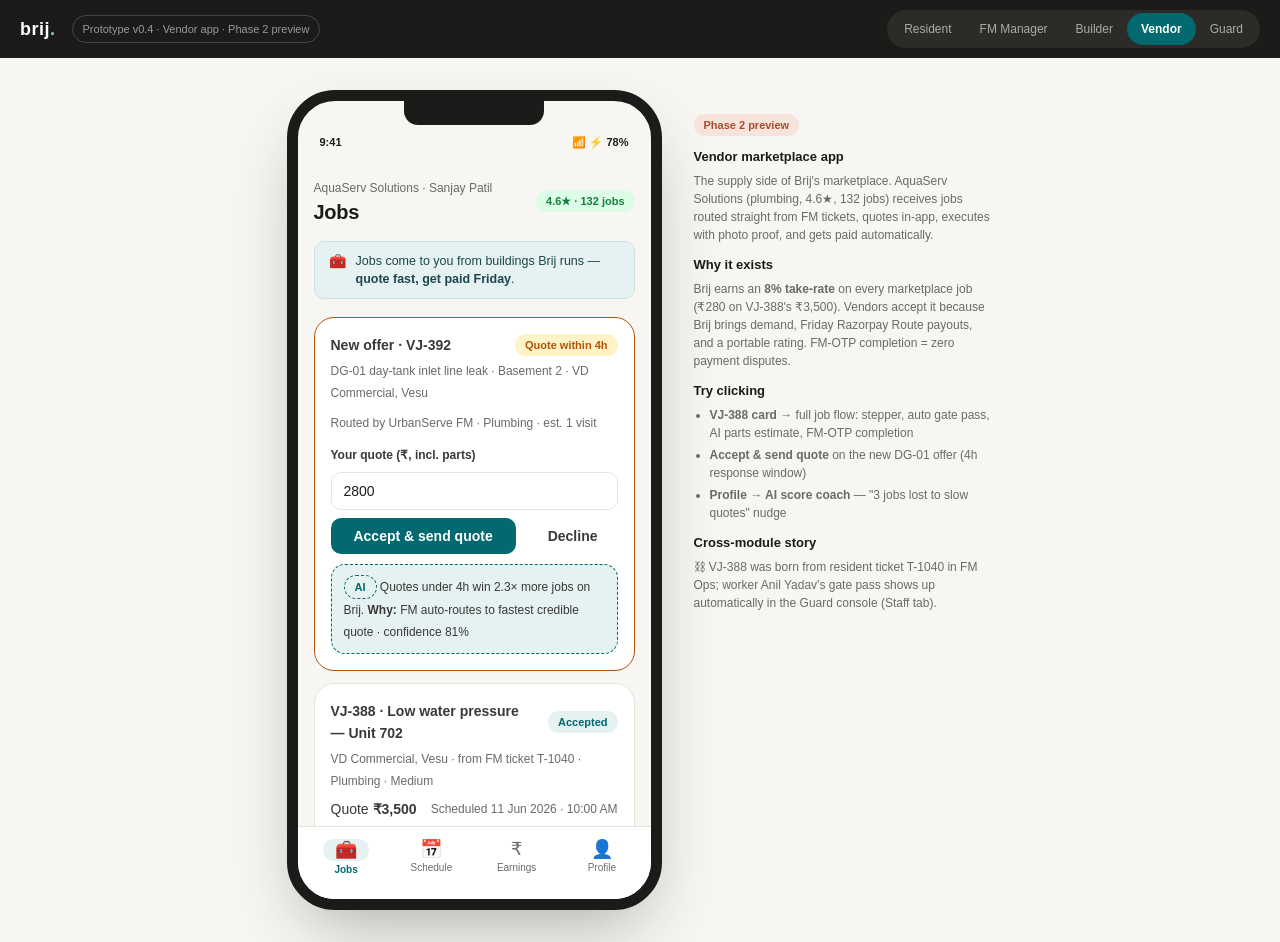
<file: vendor.html>
<!DOCTYPE html>
<html lang="en">
<head>
<meta charset="UTF-8"><meta name="viewport" content="width=device-width, initial-scale=1.0">
<title>Brij — Vendor (AquaServ)</title>
<link rel="stylesheet" href="brij.css">
</head>
<body>
<div class="proto-bar">
  <a class="proto-logo" href="index.html">brij<span>.</span></a>
  <div class="proto-tag">Prototype v0.4 · Vendor app · Phase 2 preview</div>
  <div class="role-links">
    <a href="resident.html">Resident</a>
    <a href="fm.html">FM Manager</a>
    <a href="builder.html">Builder</a>
    <a href="vendor.html" class="active">Vendor</a>
    <a href="guard.html">Guard</a>
  </div>
</div>

<div class="phone-wrap">
<div class="phone">
  <div class="notch"></div>
  <div class="statusrow"><span>9:41</span><span>📶 ⚡ 78%</span></div>

  <!-- ============ JOBS (home) ============ -->
  <div id="m-jobs" class="m-screen active">
    <div class="m-header">
      <div style="flex:1">
        <div class="muted">AquaServ Solutions · Sanjay Patil</div>
        <h2>Jobs</h2>
      </div>
      <span class="badge resolved">4.6★ · 132 jobs</span>
    </div>

    <div class="intro-bar"><span class="ib-ico">🧰</span><div>Jobs come to you from buildings Brij runs — <b>quote fast, get paid Friday</b>.</div></div>

    <div class="stack">
      <div class="m-card" style="border-color:var(--warning)">
        <div class="row between">
          <strong>New offer · VJ-392</strong>
          <span class="badge medium">Quote within 4h</span>
        </div>
        <div class="muted" style="margin:4px 0 8px">DG-01 day-tank inlet line leak · Basement 2 · VD Commercial, Vesu</div>
        <div class="muted">Routed by UrbanServe FM · Plumbing · est. 1 visit</div>
        <div class="field" style="margin:10px 0 8px">
          <label>Your quote (₹, incl. parts)</label>
          <input type="number" value="2800" inputmode="numeric">
        </div>
        <div class="row">
          <button class="btn primary block" onclick="toast('Quote ₹2,800 sent to UrbanServe FM — response time 0.4h logged to your score')">Accept &amp; send quote</button>
          <button class="btn ghost" onclick="toast('Offer declined — re-routed to next plumbing vendor')">Decline</button>
        </div>
        <div class="ai-panel" style="margin-top:10px;padding:10px 12px;font-size:12px">
          <span class="badge ai">AI</span> Quotes under 4h win 2.3× more jobs on Brij. <strong>Why:</strong> FM auto-routes to fastest credible quote · confidence 81%
        </div>
      </div>

      <div class="m-card" onclick="mGo('job-detail','jobs')" style="cursor:pointer">
        <div class="row between">
          <strong>VJ-388 · Low water pressure — Unit 702</strong>
          <span class="badge assigned">Accepted</span>
        </div>
        <div class="muted" style="margin:4px 0 6px">VD Commercial, Vesu · from FM ticket T-1040 · Plumbing · Medium</div>
        <div class="row between">
          <span>Quote <strong>₹3,500</strong></span>
          <span class="muted">Scheduled 11 Jun 2026 · 10:00 AM</span>
        </div>
        <div class="crosslink" style="margin-top:8px">⛓ Created from FM Ops ticket <strong>T-1040</strong> — scope &amp; photos synced</div>
      </div>

      <div class="m-card">
        <strong>In progress today</strong>
        <div class="empty-state" style="padding:28px 16px">
          <span class="ico">🧰</span>
          No jobs in progress today.<br>Next job: tomorrow 10:00 AM — VJ-388 at VD Commercial.
        </div>
      </div>
    </div>
  </div>

  <!-- ============ JOB DETAIL VJ-388 ============ -->
  <div id="m-job-detail" class="m-screen">
    <div class="m-header">
      <button class="m-back" onclick="mGo('jobs','jobs')">←</button>
      <h2>VJ-388</h2>
      <span class="badge assigned">Accepted</span>
    </div>

    <div class="stepper">
      <div class="step done"><div class="bar"></div>Quoted</div>
      <div class="step done"><div class="bar"></div>Accepted</div>
      <div class="step"><div class="bar"></div>En route</div>
      <div class="step"><div class="bar"></div>On site</div>
      <div class="step"><div class="bar"></div>Completed</div>
    </div>

    <div class="stack">
      <div class="m-card">
        <dl class="kv" style="grid-template-columns:100px 1fr">
          <dt>FM ticket</dt><dd>T-1040 · Low water pressure — Unit 702</dd>
          <dt>Building</dt><dd>VD Commercial, Vesu, Surat</dd>
          <dt>Scheduled</dt><dd>11 Jun 2026 · 10:00 AM</dd>
          <dt>Quote</dt><dd>₹3,500 · Brij commission ₹280 (8%) · you receive ₹3,220</dd>
        </dl>
      </div>

      <div class="m-card">
        <strong>Customer &amp; access</strong>
        <div class="muted" style="margin:6px 0">Contact the <strong>FM desk (Kavita Rao, UrbanServe)</strong> — do not call the occupant directly.</div>
        <div class="crosslink">⛓ Gate pass auto-issued for worker <strong>Anil Yadav</strong> — valid 11 Jun 9:30 AM–1 PM. Gate 1 console already has it.</div>
        <button class="btn secondary sm block" style="margin-top:10px" onclick="toast('WhatsApp chat opened with UrbanServe FM desk')">💬 Message FM desk on WhatsApp</button>
      </div>

      <div class="m-card">
        <strong>Scope (from ticket T-1040)</strong>
        <div class="muted" style="margin:6px 0">Low pressure in washroom taps, Unit 702 (7th floor). Suspect clogged aerators / branch-line valve. 4 similar complaints on floors 6–8 this week.</div>
        <div class="row">
          <div class="photo-stub">🚰</div>
          <div class="photo-stub">🔧</div>
          <span class="muted">2 photos from resident ticket</span>
        </div>
      </div>

      <div class="ai-panel">
        <span class="badge ai">AI parts estimate</span>
        <div style="margin-top:8px;font-size:13px">
          ½" CPVC ball valve ₹420 · tap aerators ×3 ₹180 · consumables ₹150 → <strong>parts ≈ ₹750</strong>
        </div>
        <div class="muted" style="margin-top:4px">Confidence 76% · Why: matched 14 similar low-pressure jobs in Vesu high-rises</div>
      </div>

      <button class="btn primary block" onclick="toast('Travel started — live ETA shared with FM desk · Kavita Rao notified on WhatsApp')">🚐 Start travel (shares ETA with FM)</button>

      <div class="m-card">
        <strong>On-site checklist</strong>
        <div class="stack" style="margin-top:10px">
          <div>
            <label>1 · Before photos (mandatory)</label>
            <div class="upload-zone" onclick="toast('Camera opened — before photos geo-tagged to Unit 702')">📷 Tap to capture before photos</div>
          </div>
          <div class="muted">2 · Carry out fix per scope · log parts used</div>
          <div>
            <label>3 · After photos</label>
            <div class="upload-zone" onclick="toast('After photos captured — attached to VJ-388')">📷 Tap to capture after photos</div>
          </div>
          <div>
            <label>4 · FM OTP confirms completion</label>
            <div class="row">
              <input placeholder="4-digit OTP from FM desk" inputmode="numeric" maxlength="4">
              <button class="btn primary sm" onclick="toast('OTP verified ✓ — VJ-388 completed · ₹3,220 queued for Friday payout')">Verify</button>
            </div>
            <div class="muted" style="margin-top:4px">OTP verification triggers payment release.</div>
          </div>
        </div>
      </div>
    </div>
  </div>

  <!-- ============ SCHEDULE ============ -->
  <div id="m-schedule" class="m-screen">
    <div class="m-header"><h2>Schedule</h2><span class="muted">Wk of 8 Jun 2026</span></div>

    <div class="m-card" style="margin-bottom:12px">
      <div class="cal">
        <div class="cal-h">M</div><div class="cal-h">T</div><div class="cal-h">W</div><div class="cal-h">T</div><div class="cal-h">F</div><div class="cal-h">S</div><div class="cal-h">S</div>
        <div class="cal-d dim"><span class="dnum">8</span></div>
        <div class="cal-d dim"><span class="dnum">9</span></div>
        <div class="cal-d today"><span class="dnum">10</span></div>
        <div class="cal-d"><span class="dnum">11</span><span class="cal-pill t" onclick="mGo('job-detail','jobs')">VJ-388 10A</span></div>
        <div class="cal-d"><span class="dnum">12</span><span class="cal-pill g" onclick="toast('AMC visit — Reneev Heights pre-handover plumbing check')">AMC 11A</span></div>
        <div class="cal-d"><span class="dnum">13</span></div>
        <div class="cal-d"><span class="dnum">14</span></div>
      </div>
    </div>

    <div class="stack">
      <div class="m-card" onclick="mGo('job-detail','jobs')" style="cursor:pointer">
        <div class="row between"><strong>Thu 11 Jun · 10:00 AM</strong><span class="badge assigned">Accepted</span></div>
        <div class="muted">VJ-388 · Low water pressure — Unit 702 · VD Commercial · worker: Anil Yadav</div>
      </div>
      <div class="m-card" onclick="toast('AMC visit — Reneev Heights, Tower A pump room · contact Aditya Reneev (Builder PM)')" style="cursor:pointer">
        <div class="row between"><strong>Fri 12 Jun · 11:00 AM</strong><span class="badge terra">AMC</span></div>
        <div class="muted">Quarterly AMC visit · Reneev Heights (pre-handover) · booster pump &amp; riser check</div>
      </div>
      <div class="m-card">
        <div class="empty-state" style="padding:24px 16px">
          <span class="ico">🗓️</span>
          Weekend free — no jobs Sat 13 / Sun 14 Jun.
        </div>
      </div>
    </div>
  </div>

  <!-- ============ EARNINGS ============ -->
  <div id="m-earnings" class="m-screen">
    <div class="m-header"><h2>Earnings</h2><span class="muted">June 2026</span></div>

    <div class="stat-grid" style="grid-template-columns:1fr 1fr;margin-bottom:12px">
      <div class="stat-card" style="padding:14px"><div class="s-label">Gross (June)</div><div class="s-value" style="font-size:22px">₹48,200</div></div>
      <div class="stat-card" style="padding:14px"><div class="s-label">Brij commission 8%</div><div class="s-value" style="font-size:22px">−₹3,856</div></div>
    </div>
    <div class="m-card" style="background:var(--teal-700);color:#fff;margin-bottom:12px;border:none">
      <div class="row between">
        <div>
          <div style="font-size:11px;opacity:.8">NET PAYOUT (JUNE)</div>
          <div style="font-family:var(--display);font-size:28px;font-weight:800">₹44,344</div>
        </div>
        <span class="badge resolved">Friday · Razorpay Route</span>
      </div>
      <div style="font-size:11px;opacity:.8;margin-top:6px">Next payout: Fri 12 Jun 2026 · auto-settled to HDFC ••4412</div>
    </div>

    <div class="m-card" style="margin-bottom:12px">
      <strong>Payout history</strong>
      <div class="list-row"><div style="flex:1">Fri 6 Jun 2026 · 4 jobs</div><strong>₹11,040</strong><span class="badge paid">Paid</span></div>
      <div class="list-row"><div style="flex:1">Fri 30 May 2026 · 3 jobs</div><strong>₹9,200</strong><span class="badge paid">Paid</span></div>
      <div class="list-row"><div style="flex:1">Fri 23 May 2026 · 5 jobs</div><strong>₹12,650</strong><span class="badge paid">Paid</span></div>
    </div>

    <button class="btn secondary block" onclick="toast('GST invoice + commission statement (Jun 2026) downloaded as PDF')">⬇ Download invoices &amp; statement</button>
    <div class="muted" style="margin-top:10px">TDS 1% u/s 194-O is deducted at payout and deposited by Brij; auto-reconciled in your Form 26AS.</div>
  </div>

  <!-- ============ PROFILE ============ -->
  <div id="m-vprofile" class="m-screen">
    <div class="m-header">
      <div style="flex:1"><h2>AquaServ Solutions</h2><div class="muted">Plumbing · Surat · admin: Sanjay Patil</div></div>
      <div class="score-ring">4.6</div>
    </div>

    <div class="m-card" style="margin-bottom:12px">
      <strong>Marketplace score</strong>
      <div class="meter-row"><div style="width:110px">First-time fix</div><div class="prog" style="flex:1"><div style="width:87%"></div></div><strong>87%</strong></div>
      <div class="meter-row"><div style="width:110px">On-time arrival</div><div class="prog" style="flex:1"><div style="width:91%"></div></div><strong>91%</strong></div>
      <div class="meter-row"><div style="width:110px">Quote response</div><div class="prog warn" style="flex:1"><div style="width:52%"></div></div><strong>2.1h</strong></div>
    </div>

    <div class="ai-panel" style="margin-bottom:12px">
      <span class="badge ai">AI score coach</span>
      <div style="margin-top:8px;font-size:13px"><strong>3 jobs lost last month</strong> due to &gt;4h quote response. Enabling quote alerts for both workers could lift win rate ~18%.</div>
      <div class="muted" style="margin-top:4px">Confidence 84% · Why: offers VJ-371, VJ-375, VJ-380 re-routed after your 4h window lapsed</div>
      <button class="btn primary sm" style="margin-top:8px" onclick="toast('Quote alerts enabled for all workers — WhatsApp + push')">Enable quote alerts</button>
    </div>

    <div class="m-card" style="margin-bottom:12px">
      <strong>Documents</strong>
      <div class="list-row"><div style="flex:1">GSTIN 24AAQCA1234F1Z6</div><span class="badge resolved">Verified ✓</span></div>
      <div class="list-row"><div style="flex:1">MSME / Udyam certificate</div><span class="badge resolved">Verified ✓</span></div>
      <div class="list-row"><div style="flex:1">Liability insurance · renews 30 Sep</div><button class="btn ghost sm" onclick="toast('Renewal reminder set — 15 Sep 2026')">Remind</button></div>
    </div>

    <div class="m-card" style="margin-bottom:12px">
      <strong>Service areas (Surat)</strong>
      <div class="filter-chips" style="margin-top:8px">
        <span class="chip on" onclick="toggleChip(this);toast('Service areas updated')">Vesu 395007</span>
        <span class="chip on" onclick="toggleChip(this);toast('Service areas updated')">Piplod 395007</span>
        <span class="chip on" onclick="toggleChip(this);toast('Service areas updated')">Adajan 395009</span>
        <span class="chip" onclick="toggleChip(this);toast('Service areas updated')">Athwa 395001</span>
      </div>
    </div>

    <div class="m-card">
      <strong>Workers (2)</strong>
      <div class="list-row">
        <div class="photo-stub" style="width:40px;height:40px;font-size:16px">👷</div>
        <div style="flex:1"><strong>Anil Yadav</strong><div class="muted">Plumber · 6 yrs · assigned VJ-388 tomorrow</div></div>
        <span class="chip on" onclick="toggleChip(this);toast('Anil Yadav availability updated')">Available</span>
      </div>
      <div class="list-row">
        <div class="photo-stub" style="width:40px;height:40px;font-size:16px">👷</div>
        <div style="flex:1"><strong>Prakash More</strong><div class="muted">Plumber · 3 yrs</div></div>
        <span class="chip" onclick="toggleChip(this);toast('Prakash More availability updated')">Off today</span>
      </div>
    </div>
  </div>

  <!-- single shared tab bar -->
  <div class="bottom-tabs">
    <button id="tab-jobs" class="active" onclick="mGo('jobs','jobs')"><span class="ico">🧰</span>Jobs</button>
    <button id="tab-schedule" onclick="mGo('schedule','schedule')"><span class="ico">📅</span>Schedule</button>
    <button id="tab-earnings" onclick="mGo('earnings','earnings')"><span class="ico">₹</span>Earnings</button>
    <button id="tab-vprofile" onclick="mGo('vprofile','vprofile')"><span class="ico">👤</span>Profile</button>
  </div>

</div><!-- /phone -->

<div class="annot">
  <span class="badge terra">Phase 2 preview</span>
  <h4>Vendor marketplace app</h4>
  <p>The supply side of Brij's marketplace. AquaServ Solutions (plumbing, 4.6★, 132 jobs) receives jobs routed straight from FM tickets, quotes in-app, executes with photo proof, and gets paid automatically.</p>
  <h4>Why it exists</h4>
  <p>Brij earns an <strong>8% take-rate</strong> on every marketplace job (₹280 on VJ-388's ₹3,500). Vendors accept it because Brij brings demand, Friday Razorpay Route payouts, and a portable rating. FM-OTP completion = zero payment disputes.</p>
  <h4>Try clicking</h4>
  <ul>
    <li><strong>VJ-388 card</strong> → full job flow: stepper, auto gate pass, AI parts estimate, FM-OTP completion</li>
    <li><strong>Accept &amp; send quote</strong> on the new DG-01 offer (4h response window)</li>
    <li><strong>Profile → AI score coach</strong> — "3 jobs lost to slow quotes" nudge</li>
  </ul>
  <h4>Cross-module story</h4>
  <p>⛓ VJ-388 was born from resident ticket T-1040 in FM Ops; worker Anil Yadav's gate pass shows up automatically in the Guard console (Staff tab).</p>
</div>
</div><!-- /phone-wrap -->

<script src="brij.js"></script>
</body>
</html>
</file>
<file: brij.css>
/* ============================================================
   BRIJ DESIGN SYSTEM v0.2 — shared by all prototype pages
   Tokens per Build Spec §6. Do not invent colors.
   ============================================================ */
@import url('https://api.fontshare.com/v2/css?f[]=cabinet-grotesk@500,700,800&f[]=satoshi@400,500,700&display=swap');

:root{
  --teal-500:#01696F; --teal-700:#1B474D; --teal-50:#E6F1F1;
  --cream:#F7F6F2; --surface:#FFFFFF; --border:#E5E2DA;
  --ink-900:#1C1B19; --ink-700:#3A3937; --ink-500:#6B6A66;
  --terra:#A84B2F; --terra-50:#F6E3DC;
  --success:#15803D; --success-50:#DCFCE7;
  --warning:#B45309; --warning-50:#FEF3C7;
  --danger:#B91C1C;  --danger-50:#FEE2E2;
  --info:#1D4ED8;    --info-50:#DBEAFE;
  --wa:#25D366;
  --r-sm:6px; --r-md:10px; --r-lg:14px; --r-xl:20px; --r-pill:999px;
  --display:'Cabinet Grotesk',sans-serif; --body:'Satoshi',sans-serif;
}
*{margin:0;padding:0;box-sizing:border-box}
body{background:var(--cream);font-family:var(--body);color:var(--ink-700);font-size:14px;line-height:22px}
h1,h2,h3,h4,.display{font-family:var(--display);color:var(--ink-900)}
a{color:var(--teal-500)}

/* ============ PROTOTYPE CHROME (top bar, identical on every page) ============ */
.proto-bar{position:sticky;top:0;z-index:100;background:var(--ink-900);color:#fff;display:flex;align-items:center;gap:16px;padding:10px 20px;flex-wrap:wrap}
.proto-logo{font-family:var(--display);font-weight:800;font-size:18px;letter-spacing:.5px;color:#fff;text-decoration:none}
.proto-logo span{color:#7FCFCB}
.proto-tag{font-size:11px;color:#999;border:1px solid #444;border-radius:var(--r-pill);padding:2px 10px}
.role-links{display:flex;background:#2C2B28;border-radius:var(--r-pill);padding:3px;margin-left:auto;flex-wrap:wrap}
.role-links a{color:#aaa;font-weight:500;font-size:12px;padding:5px 14px;border-radius:var(--r-pill);text-decoration:none}
.role-links a.active{background:var(--teal-500);color:#fff;font-weight:700}

/* ============ SHARED COMPONENTS ============ */
.card{background:var(--surface);border:1px solid var(--border);border-radius:var(--r-lg);padding:24px}
.m-card{background:var(--surface);border:1px solid var(--border);border-radius:var(--r-lg);padding:16px}
.badge{display:inline-block;font-size:11px;font-weight:700;border-radius:var(--r-pill);padding:2px 10px;line-height:18px;white-space:nowrap}
.badge.open{background:var(--warning-50);color:var(--warning)}
.badge.assigned{background:var(--teal-50);color:var(--teal-500)}
.badge.progress{background:var(--info-50);color:var(--info)}
.badge.resolved,.badge.done,.badge.paid{background:var(--success-50);color:var(--success)}
.badge.critical,.badge.overdue,.badge.breach{background:var(--danger-50);color:var(--danger)}
.badge.high{background:#FFEDD5;color:#C2410C}
.badge.medium,.badge.pending{background:var(--warning-50);color:var(--warning)}
.badge.low,.badge.neutral{background:#F3F4F6;color:var(--ink-500)}
.badge.disputed{background:var(--danger-50);color:var(--danger)}
.badge.terra{background:var(--terra-50);color:var(--terra)}
.badge.ai{background:var(--teal-50);color:var(--teal-500);border:1px dashed var(--teal-500)}
.badge.live{background:var(--danger-50);color:var(--danger)} .badge.live::before{content:'●';margin-right:4px;animation:pulse 1.5s infinite}
@keyframes pulse{50%{opacity:.3}}
.btn{display:inline-flex;align-items:center;justify-content:center;gap:8px;border-radius:var(--r-md);font-family:var(--body);font-weight:700;font-size:14px;cursor:pointer;border:none;padding:10px 20px;text-decoration:none}
.btn.primary{background:var(--teal-500);color:#fff}
.btn.secondary{background:var(--surface);color:var(--teal-500);border:1px solid var(--teal-500)}
.btn.ghost{background:transparent;color:var(--ink-700)}
.btn.danger{background:var(--danger);color:#fff}
.btn.wa{background:var(--wa);color:#fff}
.btn.sm{padding:6px 14px;font-size:13px}
.btn.block{width:100%}
.layer-chip{display:inline-block;font-size:10px;font-weight:700;letter-spacing:.5px;text-transform:uppercase;color:var(--teal-700);background:var(--teal-50);border-radius:4px;padding:2px 8px}
.muted{color:var(--ink-500);font-size:12px}
.row{display:flex;align-items:center;gap:12px}
.row.between{justify-content:space-between}
.stack{display:flex;flex-direction:column;gap:12px}
.divider{height:1px;background:var(--border);margin:16px 0}
input,select,textarea{font-family:var(--body);font-size:14px;color:var(--ink-900);background:var(--surface);border:1px solid var(--border);border-radius:var(--r-md);padding:10px 12px;width:100%}
label{font-size:12px;font-weight:700;color:var(--ink-700);display:block;margin-bottom:6px}
.field{margin-bottom:16px}
.prog{height:8px;background:var(--border);border-radius:var(--r-pill);overflow:hidden}
.prog>div{height:100%;background:var(--teal-500);border-radius:var(--r-pill)}
.prog.warn>div{background:var(--warning)} .prog.bad>div{background:var(--danger)}

/* timeline */
.timeline{list-style:none;position:relative;padding-left:24px}
.timeline::before{content:'';position:absolute;left:7px;top:6px;bottom:6px;width:2px;background:var(--border)}
.timeline li{position:relative;padding-bottom:18px}
.timeline li::before{content:'';position:absolute;left:-23px;top:4px;width:12px;height:12px;border-radius:50%;background:var(--surface);border:3px solid var(--teal-500)}
.timeline li.future::before{border-color:var(--border)}
.timeline li.terra::before{border-color:var(--terra)}
.timeline .t-title{font-weight:700;color:var(--ink-900);font-size:13px}
.timeline .t-meta{font-size:11px;color:var(--ink-500)}

/* data table */
table.dt{width:100%;border-collapse:collapse;background:var(--surface);border:1px solid var(--border);border-radius:var(--r-lg);overflow:hidden}
table.dt th{font-size:11px;font-weight:700;text-transform:uppercase;letter-spacing:.5px;color:var(--ink-500);text-align:left;padding:12px 16px;border-bottom:1px solid var(--border);background:#FBFAF7}
table.dt td{padding:14px 16px;border-bottom:1px solid var(--border);font-size:13px;vertical-align:middle}
table.dt tr:last-child td{border-bottom:none}
table.dt tr.clickable{cursor:pointer}
table.dt tr.clickable:hover{background:var(--teal-50)}

.filter-chips{display:flex;gap:8px;flex-wrap:wrap}
.chip{font-size:12px;font-weight:500;border:1px solid var(--border);background:var(--surface);border-radius:var(--r-pill);padding:5px 14px;cursor:pointer;color:var(--ink-700)}
.chip.on{background:var(--teal-700);color:#fff;border-color:var(--teal-700)}

/* in-page tabs */
.tabbar{display:flex;gap:0;border-bottom:1px solid var(--border);margin-bottom:20px}
.tabbar button{border:none;background:none;font-family:var(--body);font-size:13px;font-weight:500;color:var(--ink-500);padding:10px 16px;cursor:pointer;border-bottom:2px solid transparent;margin-bottom:-1px}
.tabbar button.active{color:var(--teal-500);font-weight:700;border-bottom-color:var(--teal-500)}
.tabpane{display:none}.tabpane.active{display:block}

/* ============ DESKTOP SHELL ============ */
.shell{display:flex;min-height:calc(100vh - 46px)}
.sidebar{width:228px;background:var(--teal-700);color:#fff;padding:24px 12px;flex-shrink:0;display:flex;flex-direction:column;gap:2px}
.sidebar.ink{background:var(--ink-900)}
.sidebar .s-brand{font-family:var(--display);font-weight:800;font-size:20px;padding:0 12px 4px;color:#fff}
.sidebar .s-building{font-size:11px;color:#9FC6C4;padding:0 12px 20px;border-bottom:1px solid rgba(255,255,255,.12);margin-bottom:16px}
.sidebar.ink .s-building{color:#B8A99F}
.sidebar button,.sidebar a.s-link{display:flex;align-items:center;gap:10px;width:100%;border:none;background:transparent;color:#C9DEDD;font-family:var(--body);font-size:13px;font-weight:500;padding:10px 12px;border-radius:var(--r-md);cursor:pointer;text-align:left;text-decoration:none}
.sidebar.ink button,.sidebar.ink a.s-link{color:#CFC4BB}
.sidebar button.active,.sidebar a.s-link.active{background:rgba(255,255,255,.14);color:#fff;font-weight:700}
.sidebar .s-section{font-size:10px;font-weight:700;letter-spacing:1px;text-transform:uppercase;color:rgba(255,255,255,.45);padding:14px 12px 4px}
.sidebar .s-foot{margin-top:auto;font-size:11px;color:#86ABA9;padding:12px}
.d-main{flex:1;padding:28px 32px;overflow-x:auto;max-width:1440px}
.d-screen{display:none}.d-screen.active{display:block}
.d-head{display:flex;align-items:flex-start;gap:16px;margin-bottom:24px;flex-wrap:wrap}
.d-head h1{font-size:28px;line-height:32px}
.d-head .sub{font-size:13px;color:var(--ink-500);margin-top:2px}
.d-head .actions{margin-left:auto;display:flex;gap:10px;flex-wrap:wrap}
.back-btn{border:1px solid var(--border);background:var(--surface);border-radius:50%;width:32px;height:32px;font-size:16px;cursor:pointer;flex-shrink:0}
.stat-grid{display:grid;grid-template-columns:repeat(auto-fit,minmax(190px,1fr));gap:16px;margin-bottom:24px}
.stat-card{background:var(--surface);border:1px solid var(--border);border-radius:var(--r-lg);padding:20px}
.stat-card .s-label{font-size:11px;font-weight:700;text-transform:uppercase;letter-spacing:.5px;color:var(--ink-500)}
.stat-card .s-value{font-family:var(--display);font-size:30px;font-weight:800;color:var(--ink-900);margin:6px 0 2px}
.stat-card .s-delta{font-size:12px}
.s-delta.up{color:var(--success)} .s-delta.down{color:var(--danger)} .s-delta.warn{color:var(--warning)}
.two-col{display:grid;grid-template-columns:2fr 1fr;gap:20px;align-items:start}
.three-col{display:grid;grid-template-columns:repeat(3,1fr);gap:16px}
.four-col{display:grid;grid-template-columns:repeat(4,1fr);gap:16px}
.panel-title{font-size:15px;margin-bottom:14px}
.list-row{display:flex;align-items:center;gap:12px;padding:12px 0;border-bottom:1px solid var(--border)}
.list-row:last-child{border-bottom:none}
.alert-row{display:flex;gap:10px;padding:10px 0;border-bottom:1px solid var(--border);font-size:13px}
.alert-row:last-child{border-bottom:none}
.alert-dot{width:8px;height:8px;border-radius:50%;margin-top:6px;flex-shrink:0}
.ai-panel{background:var(--teal-50);border:1px dashed var(--teal-500);border-radius:var(--r-lg);padding:16px}
.crosslink{background:var(--terra-50);border:1px solid #E8C4B5;border-radius:var(--r-md);padding:10px 14px;font-size:12px;color:var(--terra)}
.kv{display:grid;grid-template-columns:150px 1fr;gap:6px 12px;font-size:13px}
.kv dt{color:var(--ink-500)} .kv dd{color:var(--ink-900);font-weight:500}
.score-ring{font-family:var(--display);font-weight:800;font-size:22px;width:56px;height:56px;border-radius:50%;display:inline-flex;align-items:center;justify-content:center;border:4px solid var(--success);color:var(--ink-900);background:var(--surface)}
.score-ring.mid{border-color:var(--warning)} .score-ring.low{border-color:var(--danger)}
.empty-state{text-align:center;padding:48px 24px;color:var(--ink-500)}
.empty-state .ico{font-size:40px;display:block;margin-bottom:10px}

/* calendar (PPM / amenity booking) */
.cal{display:grid;grid-template-columns:repeat(7,1fr);gap:6px}
.cal .cal-h{font-size:10px;font-weight:700;text-transform:uppercase;color:var(--ink-500);text-align:center;padding:4px 0}
.cal .cal-d{background:var(--surface);border:1px solid var(--border);border-radius:var(--r-sm);min-height:74px;padding:6px;font-size:11px;position:relative}
.cal .cal-d .dnum{font-weight:700;color:var(--ink-500);font-size:10px}
.cal .cal-d.today{border-color:var(--teal-500);border-width:2px}
.cal .cal-d.dim{opacity:.35}
.cal-pill{display:block;font-size:9px;font-weight:700;border-radius:4px;padding:1px 5px;margin-top:3px;white-space:nowrap;overflow:hidden;text-overflow:ellipsis;cursor:pointer}
.cal-pill.t{background:var(--teal-50);color:var(--teal-500)}
.cal-pill.w{background:var(--warning-50);color:var(--warning)}
.cal-pill.d{background:var(--danger-50);color:var(--danger)}
.cal-pill.g{background:var(--success-50);color:var(--success)}

/* kanban */
.kanban{display:grid;grid-template-columns:repeat(auto-fit,minmax(230px,1fr));gap:14px;align-items:start}
.kanban .kcol{background:#EFEDE7;border-radius:var(--r-lg);padding:12px}
.kanban .kcol h4{font-size:12px;text-transform:uppercase;letter-spacing:.5px;color:var(--ink-500);margin-bottom:10px;padding:0 4px}
.kanban .kcard{background:var(--surface);border:1px solid var(--border);border-radius:var(--r-md);padding:12px;margin-bottom:10px;font-size:13px;cursor:pointer}
.kanban .kcard:hover{border-color:var(--teal-500)}

/* chat */
.chat{display:flex;flex-direction:column;gap:10px;padding:6px 0}
.bubble{max-width:78%;border-radius:var(--r-lg);padding:10px 14px;font-size:13px}
.bubble.them{background:var(--surface);border:1px solid var(--border);align-self:flex-start;border-bottom-left-radius:4px}
.bubble.me{background:var(--teal-500);color:#fff;align-self:flex-end;border-bottom-right-radius:4px}
.bubble .b-meta{font-size:10px;opacity:.7;margin-top:4px}

/* heatmap */
.heat{display:inline-block;width:34px;height:24px;border-radius:4px;font-size:10px;font-weight:700;text-align:center;line-height:24px}
.heat.h0{background:#F3F4F6;color:var(--ink-500)} .heat.h1{background:var(--success-50);color:var(--success)}
.heat.h2{background:var(--warning-50);color:var(--warning)} .heat.h3{background:var(--danger-50);color:var(--danger)}

/* meters / gauges */
.meter-row{display:flex;align-items:center;gap:14px;padding:10px 0;border-bottom:1px solid var(--border)}
.meter-row:last-child{border-bottom:none}
.spark{display:inline-flex;align-items:flex-end;gap:2px;height:28px}
.spark i{display:block;width:5px;background:var(--teal-500);border-radius:2px 2px 0 0;opacity:.85}

/* floorplan (builder pin-drop) */
.floorplan{position:relative;background:var(--surface);border:1px solid var(--border);border-radius:var(--r-lg);overflow:hidden}
.floorplan svg{display:block;width:100%;height:auto}
.fp-pin{position:absolute;width:26px;height:26px;border-radius:50% 50% 50% 0;transform:rotate(-45deg) translate(-50%,-50%);transform-origin:0 0;cursor:pointer;border:2px solid #fff;box-shadow:0 1px 4px rgba(0,0,0,.25)}
.fp-pin span{transform:rotate(45deg);display:block;text-align:center;font-size:11px;font-weight:800;color:#fff;line-height:22px}
.fp-pin.open{background:var(--danger)} .fp-pin.fixed{background:var(--success)} .fp-pin.disputed{background:var(--warning)}

/* ============ MOBILE FRAME (resident / vendor / guard) ============ */
.phone-wrap{display:flex;justify-content:center;padding:32px 16px;gap:32px;align-items:flex-start;flex-wrap:wrap}
.phone{width:375px;min-height:740px;max-height:820px;background:var(--cream);border:10px solid var(--ink-900);border-radius:44px;overflow:hidden;position:relative;display:flex;flex-direction:column}
.phone .notch{height:24px;background:var(--ink-900);border-radius:0 0 14px 14px;width:140px;margin:0 auto;flex-shrink:0}
.m-screen{display:none;flex:1;flex-direction:column;overflow-y:auto;padding:16px 16px 96px}
.m-screen.active{display:flex}
.m-header{display:flex;align-items:center;gap:10px;padding:8px 0 16px}
.m-header h2{font-size:20px;line-height:26px;flex:1}
.m-back{border:1px solid var(--border);background:var(--surface);border-radius:50%;width:32px;height:32px;font-size:16px;cursor:pointer;flex-shrink:0}
.bottom-tabs{position:absolute;bottom:0;left:0;right:0;background:var(--surface);border-top:1px solid var(--border);display:flex;padding:8px 4px 18px;z-index:5}
.bottom-tabs button{flex:1;border:none;background:none;font-family:var(--body);font-size:10px;font-weight:500;color:var(--ink-500);cursor:pointer;display:flex;flex-direction:column;align-items:center;gap:3px}
.bottom-tabs button .ico{font-size:18px;line-height:20px}
.bottom-tabs button.active{color:var(--teal-500);font-weight:700}
.fab{position:absolute;bottom:86px;right:16px;width:52px;height:52px;border-radius:50%;background:var(--teal-500);color:#fff;border:none;font-size:26px;cursor:pointer;z-index:6}
.cat-grid{display:grid;grid-template-columns:repeat(3,1fr);gap:8px}
.cat-tile{border:1px solid var(--border);background:var(--surface);border-radius:var(--r-md);padding:12px 6px;text-align:center;font-size:11px;font-weight:500;cursor:pointer;color:var(--ink-700)}
.cat-tile .ico{font-size:20px;display:block;margin-bottom:4px}
.cat-tile.on{border-color:var(--teal-500);background:var(--teal-50);font-weight:700;color:var(--teal-500)}
.gatepass{background:var(--teal-700);color:#fff;border-radius:var(--r-xl);padding:20px;text-align:center}
.gatepass .code{font-family:var(--display);font-size:34px;font-weight:800;letter-spacing:10px;margin:8px 0;color:#fff}
.qr-stub{width:110px;height:110px;margin:10px auto;background:repeating-linear-gradient(0deg,#fff 0 6px,transparent 6px 12px),repeating-linear-gradient(90deg,#fff 0 6px,#1B474D 6px 12px);border-radius:8px;border:6px solid #fff}
.stepper{display:flex;gap:4px;margin:12px 0}
.stepper .step{flex:1;text-align:center;font-size:9px;font-weight:700;color:var(--ink-500)}
.stepper .step .bar{height:5px;border-radius:var(--r-pill);background:var(--border);margin-bottom:5px}
.stepper .step.done .bar{background:var(--teal-500)}
.stepper .step.done{color:var(--teal-500)}
.photo-stub{width:64px;height:64px;border-radius:var(--r-md);background:var(--teal-50);border:1px solid var(--border);display:inline-flex;align-items:center;justify-content:center;font-size:22px;flex-shrink:0}
.upload-zone{border:2px dashed var(--border);border-radius:var(--r-md);padding:20px;text-align:center;color:var(--ink-500);font-size:12px;background:var(--surface)}
.sos-btn{width:150px;height:150px;border-radius:50%;background:var(--danger);color:#fff;border:8px solid var(--danger-50);font-family:var(--display);font-size:26px;font-weight:800;cursor:pointer;margin:24px auto;display:block}
.chat-input{position:absolute;bottom:64px;left:0;right:0;background:var(--surface);border-top:1px solid var(--border);padding:10px 12px;display:flex;gap:8px;z-index:5}
.chat-input input{flex:1}

/* annotation panel */
.annot{max-width:300px;font-size:12px;color:var(--ink-500);line-height:18px;padding-top:24px}
.annot h4{font-size:13px;margin-bottom:6px;margin-top:12px}
.annot ul{padding-left:16px;margin:6px 0}
.annot li{margin-bottom:4px}

/* toast */
#toast{position:fixed;bottom:24px;left:50%;transform:translateX(-50%);background:var(--ink-900);color:#fff;border-radius:var(--r-md);padding:12px 20px;font-size:13px;z-index:999;display:none;max-width:90vw}

@media (max-width:1100px){.two-col,.three-col,.four-col{grid-template-columns:1fr}}

/* ============================================================
   v0.4 POLISH LAYER — refinement + progressive disclosure.
   Appended overrides; original classes unchanged in meaning.
   ============================================================ */
body{-webkit-font-smoothing:antialiased;text-rendering:optimizeLegibility}
h1{letter-spacing:-.6px} h2{letter-spacing:-.3px}
.d-head{padding-bottom:18px;border-bottom:1px solid var(--border);margin-bottom:26px}
.d-head h1{font-size:30px;line-height:34px}
.eyebrow{display:block;font-size:10.5px;font-weight:700;letter-spacing:1.6px;text-transform:uppercase;color:var(--teal-500);margin-bottom:4px}
.stat-card .s-value{letter-spacing:-1px;font-variant-numeric:tabular-nums}
.stat-card{position:relative;overflow:hidden}
.stat-card::after{content:'';position:absolute;left:0;top:0;bottom:0;width:3px;background:var(--teal-50)}
table.dt{font-variant-numeric:tabular-nums}
table.dt tbody tr:nth-child(even){background:#FCFBF8}
table.dt tr.clickable:hover{background:var(--teal-50)}
table.dt tr.clickable:hover td:first-child{box-shadow:inset 3px 0 0 var(--teal-500)}
.card,.m-card{border-radius:var(--r-xl)}
.btn{transition:background .15s,color .15s,transform .08s}
.btn:active{transform:scale(.985)}
.btn.primary:hover{background:#015A60}
.btn.secondary:hover{background:var(--teal-50)}
.btn.ghost:hover{background:#EFEDE7}
.chip{transition:all .12s}
.chip:hover{border-color:var(--teal-500);color:var(--teal-500)}
.chip.on:hover{color:#fff}

/* sidebar refinement */
.sidebar{background:linear-gradient(180deg,#1B474D 0%,#143A3F 100%);padding:24px 12px 16px}
.sidebar.ink{background:linear-gradient(180deg,#1F1E1B 0%,#141311 100%)}
.sidebar .s-brand{font-size:22px;letter-spacing:.3px}
.sidebar button,.sidebar a.s-link{transition:background .12s,color .12s;border-radius:8px;font-size:12.5px;padding:9px 12px}
.sidebar button:hover,.sidebar a.s-link:hover{background:rgba(255,255,255,.08);color:#fff}
.sidebar button.active,.sidebar a.s-link.active{box-shadow:inset 3px 0 0 #7FCFCB}
.sidebar.ink button.active,.sidebar.ink a.s-link.active{box-shadow:inset 3px 0 0 #E8A88F}
.sidebar .s-section{letter-spacing:1.4px;padding-top:16px}

/* phone frame realism */
.phone{border-radius:48px;border-width:11px;box-shadow:0 30px 70px -20px rgba(28,27,25,.35)}
.phone .statusrow{display:flex;justify-content:space-between;padding:6px 22px 0;font-size:11px;font-weight:700;color:var(--ink-900)}
.bottom-tabs{padding:8px 6px 20px}
.bottom-tabs button{border-radius:12px;padding:4px 0;transition:color .12s}
.bottom-tabs button.active .ico{background:var(--teal-50);border-radius:10px;padding:1px 12px}
.fab{box-shadow:0 8px 20px -6px rgba(1,105,111,.5);transition:transform .1s}
.fab:hover{transform:scale(1.05)}
.gatepass{background:linear-gradient(160deg,#1B474D 0%,#01696F 100%)}

/* intro bar — one-line explainer at top of a screen (dismiss optional) */
.intro-bar{display:flex;gap:10px;align-items:flex-start;background:var(--teal-50);border:1px solid #CBE2E1;border-radius:var(--r-md);padding:10px 14px;font-size:12.5px;line-height:18px;color:var(--teal-700);margin-bottom:18px}
.intro-bar .ib-ico{font-size:14px;line-height:18px}
.intro-bar b{color:var(--teal-700)}

/* collapsible section — THE pattern for exhaustive-but-simple checklists */
details.collapse{border:1px solid var(--border);border-radius:var(--r-lg);background:var(--surface);margin-bottom:10px;overflow:hidden}
details.collapse summary{cursor:pointer;padding:14px 18px;font-weight:700;font-size:14px;color:var(--ink-900);list-style:none;display:flex;align-items:center;gap:10px;user-select:none}
details.collapse summary::-webkit-details-marker{display:none}
details.collapse summary::after{content:'+';margin-left:auto;color:var(--teal-500);font-family:var(--display);font-weight:800;font-size:18px;line-height:1}
details.collapse[open] summary::after{content:'–'}
details.collapse[open] summary{border-bottom:1px solid var(--border)}
details.collapse .c-body{padding:6px 18px 14px}
details.collapse summary .count-pill{margin-left:0}

/* checklist row */
.check-row{display:flex;gap:10px;padding:9px 0;border-bottom:1px dashed var(--border);font-size:13px;align-items:flex-start}
.check-row:last-child{border-bottom:none}
.check-row .cbox{width:18px;height:18px;border:2px solid var(--border);border-radius:5px;flex-shrink:0;margin-top:2px;cursor:pointer;display:inline-flex;align-items:center;justify-content:center;font-size:12px;font-weight:800;color:#fff}
.check-row .cbox.ok{background:var(--success);border-color:var(--success)}
.check-row .cbox.snag{background:var(--danger);border-color:var(--danger)}
.check-row .cbox.na{background:var(--border);border-color:var(--border);color:var(--ink-500)}
.check-row .c-label{flex:1}
.check-row .c-label small{display:block;color:var(--ink-500);font-size:11px}
.count-pill{background:var(--teal-50);color:var(--teal-500);font-weight:800;border-radius:var(--r-pill);font-size:11px;padding:2px 10px;white-space:nowrap}
.count-pill.warn{background:var(--warning-50);color:var(--warning)}
.count-pill.bad{background:var(--danger-50);color:var(--danger)}
.count-pill.good{background:var(--success-50);color:var(--success)}

/* guided demo stepper (index) */
.demo-steps{display:flex;flex-direction:column;gap:0;counter-reset:step}
.demo-step{display:flex;gap:14px;padding:14px 0;border-bottom:1px solid var(--border);align-items:flex-start;text-decoration:none;color:var(--ink-700)}
.demo-step:last-child{border-bottom:none}
.demo-step .num{counter-increment:step;width:30px;height:30px;border-radius:50%;background:var(--teal-700);color:#fff;font-family:var(--display);font-weight:800;font-size:14px;display:inline-flex;align-items:center;justify-content:center;flex-shrink:0}
.demo-step .num::before{content:counter(step)}
.demo-step:hover b{color:var(--teal-500)}


/* === ticket-detail upgrade === */

/* === ticket-detail upgrade :: responsive shell === */
/* mobile hamburger button — hidden on desktop */
.d-hamburger {
  display: none;
  position: fixed;
  top: 16px;
  left: 16px;
  z-index: 60;
  width: 40px;
  height: 40px;
  border-radius: var(--r-md);
  border: 1px solid rgba(255,255,255,.2);
  background: var(--teal-700);
  color: #fff;
  font-size: 20px;
  cursor: pointer;
}
/* scoped to body[data-prefix="fm"]: other desktop pages have no hamburger yet,
   so collapsing their sidebar would strand them (adaptation noted in summary) */
@media (max-width: 1024px) {
  /* layout */
  body[data-prefix="fm"] { padding-left: 0; }
  body[data-prefix="fm"] .shell { flex-direction: column; }
  body[data-prefix="fm"] .sidebar {
    position: fixed; top: 0; left: 0; bottom: 0;
    width: 280px; transform: translateX(-100%);
    transition: transform .25s ease;
    z-index: 50;
    overflow-y: auto;
  }
  body[data-prefix="fm"] .sidebar.open { transform: translateX(0); box-shadow: 0 0 0 100vmax rgba(0,0,0,.4); }
  body[data-prefix="fm"] .d-hamburger { display: flex; align-items: center; justify-content: center; }
  /* content */
  body[data-prefix="fm"] .d-main { padding: 64px 16px 32px !important; }
  /* ticket-detail specific */
  body[data-prefix="fm"] .two-col { grid-template-columns: 1fr; gap: 16px; }
  body[data-prefix="fm"] .d-head { flex-direction: column; align-items: flex-start; gap: 12px; }
  body[data-prefix="fm"] .d-head h1 { font-size: 22px; line-height: 1.25; }
  body[data-prefix="fm"] .d-head .actions { width: 100%; flex-wrap: wrap; margin-left: 0; }
  body[data-prefix="fm"] .d-head .actions .btn { flex: 1 1 calc(50% - 5px); min-width: 0; }
  body[data-prefix="fm"] .d-head .back-btn { order: -1; }
  body[data-prefix="fm"] .kv { grid-template-columns: 1fr; gap: 4px 0; }
  body[data-prefix="fm"] .kv dt { color: var(--ink-500); font-size: 11px; text-transform: uppercase; letter-spacing: .5px; margin-top: 8px; }
  body[data-prefix="fm"] .kv dd { margin: 0 0 4px; }
  body[data-prefix="fm"] .ai-panel { padding: 14px; }
  body[data-prefix="fm"] .timeline { padding-left: 20px; }
  body[data-prefix="fm"] .role-links { display: none; } /* top role switcher hidden on mobile, use sidebar */
}
@media (max-width: 480px) {
  body[data-prefix="fm"] .d-head .actions .btn { flex: 1 1 100%; }
  body[data-prefix="fm"] .crosslink { font-size: 11px; }
}

/* === ticket-detail upgrade :: photos === */
.ticket-photo { width: 64px; height: 64px; border-radius: var(--r-md); object-fit: cover; border: 1px solid #E5E2DA; cursor: pointer; transition: transform .15s; }
.ticket-photo:hover { transform: scale(1.05); }
.photo-strip { display: flex; gap: 8px; }
.photo-strip .photo-stub { cursor: pointer; }
.photo-strip .photo-more { width: 64px; height: 64px; border-radius: var(--r-md); background: var(--teal-50); display: flex; align-items: center; justify-content: center; color: var(--teal-500); font-weight: 700; font-size: 13px; }

/* === ticket-detail upgrade :: SLA pulse === */
@keyframes slaPulse {
  0%, 100% { opacity: 1; }
  50% { opacity: .55; }
}

/* === ticket-detail upgrade :: AI similar tickets === */
.ai-similar { margin-top: 12px; border-top: 1px dashed rgba(1,105,111,.3); padding-top: 12px; }
.ai-similar summary { cursor: pointer; font-weight: 600; color: var(--teal-500); list-style: none; user-select: none; }
.ai-similar summary::-webkit-details-marker { display: none; }
.ai-similar[open] summary { margin-bottom: 8px; }
.ai-similar ul { list-style: none; padding: 0; margin: 0; }
.ai-similar li { padding: 8px 10px; background: var(--surface); border-radius: var(--r-md); margin-bottom: 6px; font-size: 12px; line-height: 1.5; }
.ai-similar li b { color: var(--teal-700); }

/* === ticket-detail upgrade :: internal notes === */
.timeline li.t-note { background: #FFF7D6; border-radius: var(--r-md); padding: 10px 12px; margin-left: -8px; border: 1px solid #F0E4A8; }
.timeline li.t-note::before { background: #FCD34D; border-color: #F0E4A8; }
.timeline li.t-note .t-body { margin-top: 6px; font-size: 13px; color: var(--ink-900); line-height: 1.5; }

/* === ticket-detail upgrade :: cost breakdown === */
.cost-breakdown { display: flex; flex-direction: column; gap: 6px; }
.cost-row { display: flex; justify-content: space-between; align-items: baseline; font-size: 13px; color: var(--ink-700); padding: 6px 0; border-bottom: 1px dashed #ECE7DC; }
.cost-row b { color: var(--ink-900); font-feature-settings: "tnum"; }
.cost-row.total { border-bottom: none; border-top: 2px solid var(--ink-900); padding-top: 10px; margin-top: 4px; font-size: 14px; }
.cost-bench { margin-top: 14px; }
.cost-bench-bar { position: relative; height: 8px; background: var(--teal-50); border-radius: var(--r-pill); overflow: visible; }
.cost-bench-actual { position: absolute; top: 0; left: 0; bottom: 0; background: var(--danger); border-radius: var(--r-pill); }
.cost-bench-mark { position: absolute; top: -4px; bottom: -4px; width: 2px; background: var(--ink-900); }
.cost-bench-mark::after { content: 'BM'; position: absolute; top: -16px; left: -8px; font-size: 9px; font-weight: 700; color: var(--ink-900); }
.cost-bench-labels { display: flex; justify-content: space-between; font-size: 11px; color: var(--ink-500); margin-top: 8px; }
.cost-bench-labels span:last-child { color: var(--danger); font-weight: 700; }

/* === ticket-detail upgrade :: sidebar building switch === */
.s-building-switch { font-size: 12px; color: #fff; background: rgba(255,255,255,.08); padding: 8px 12px; border-radius: var(--r-md); margin: 0 12px 14px; cursor: pointer; display: flex; justify-content: space-between; align-items: center; }
.s-building-switch:hover { background: rgba(255,255,255,.14); }

/* === ticket-detail upgrade :: phone copy === */
.phone-masked { cursor: pointer; border-bottom: 1px dashed var(--ink-500); }
.phone-masked:hover { color: var(--teal-500); border-bottom-color: var(--teal-500); }

/* === ticket-detail upgrade :: badge.danger (rule did not exist in base system — spec assumed it) === */
.badge.danger { background: var(--danger-50); color: var(--danger); }

/* === ticket-detail upgrade :: hamburger position fix ===
   spec's fixed top/left:16 lands under the sticky proto-bar (z100) and over the brij logo;
   on mobile we dock it into the bar's empty right side instead (role-links are hidden there) */
@media (max-width: 1024px) {
  body[data-prefix="fm"] .d-hamburger { top: 8px; left: auto; right: 12px; z-index: 110; }
}
</file>
